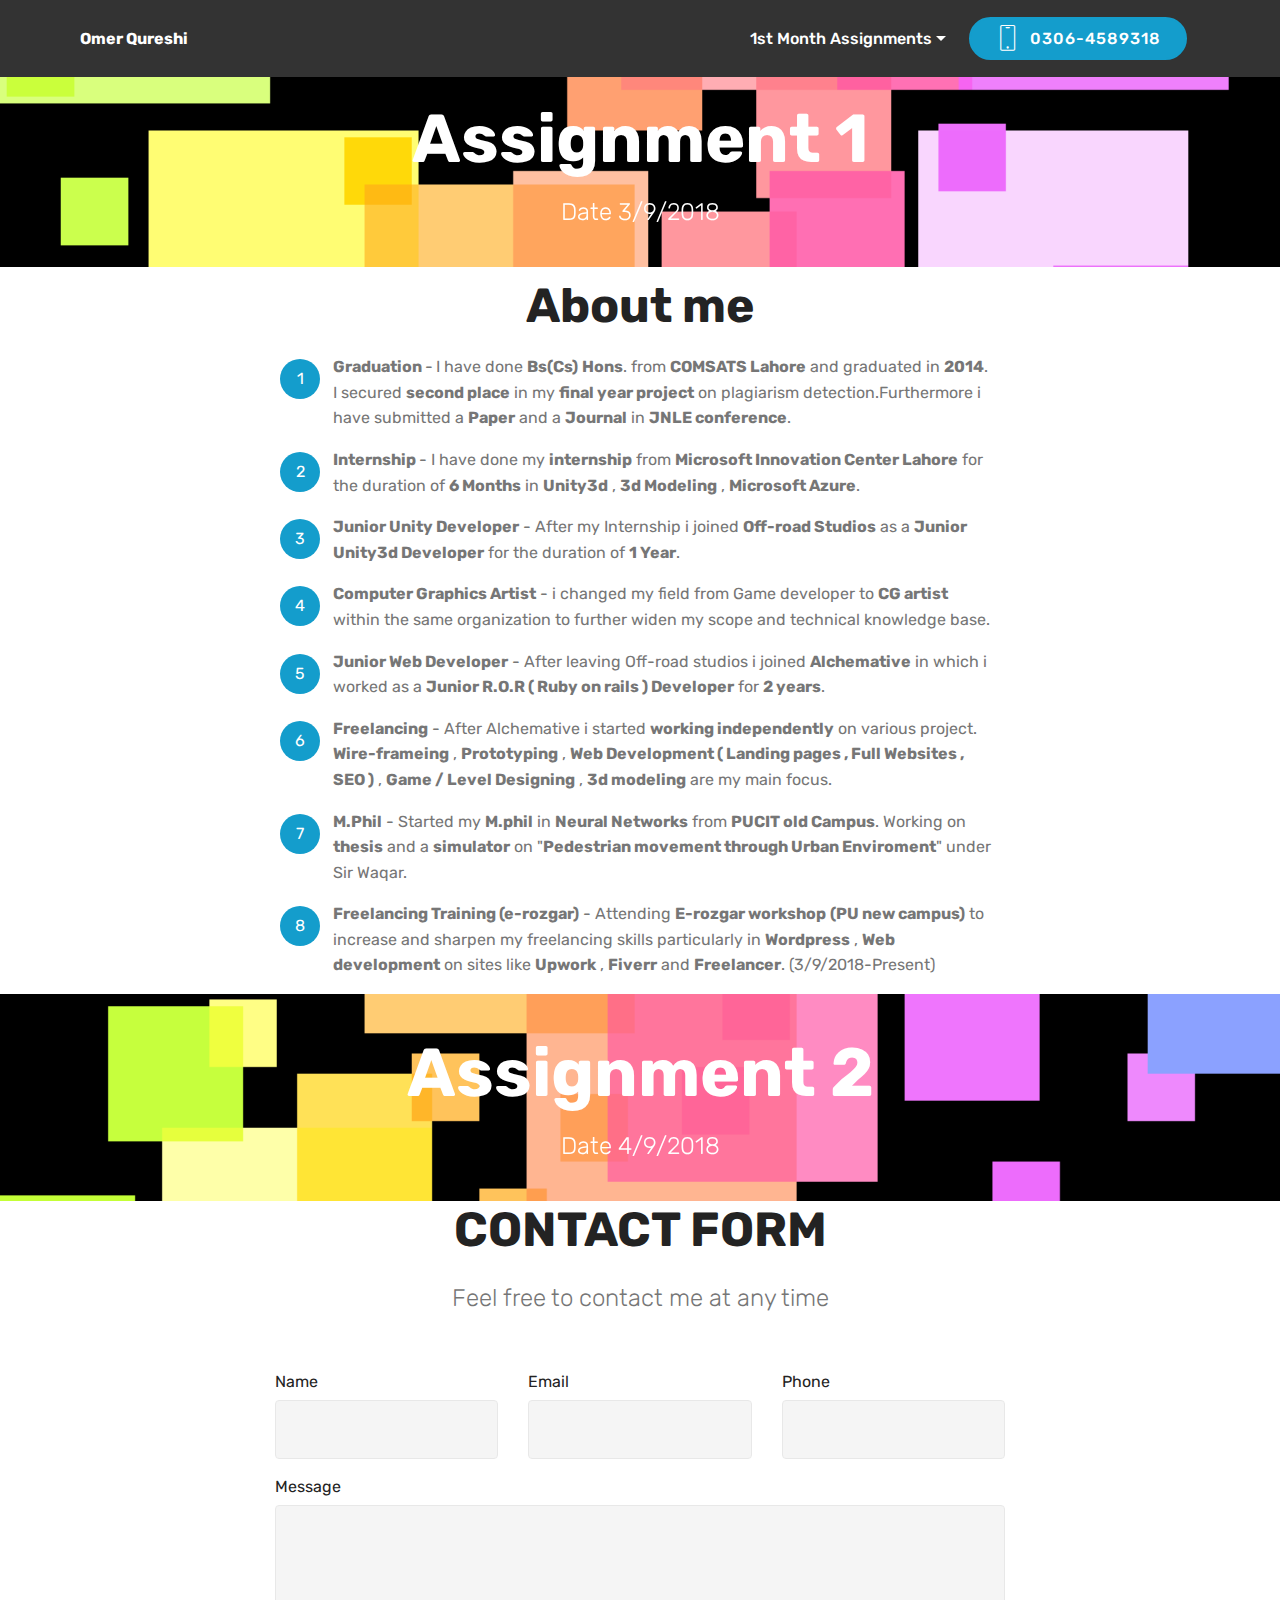
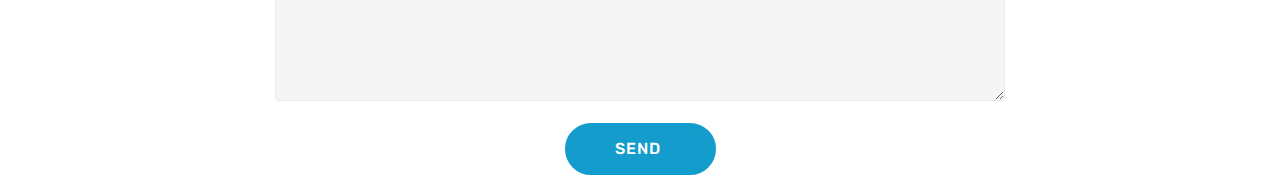
<file: assignment 2/index.html>
<!DOCTYPE html>
<html >
<head>
  <!-- Site made with Mobirise Website Builder v4.8.1, https://mobirise.com -->
  <meta charset="UTF-8">
  <meta http-equiv="X-UA-Compatible" content="IE=edge">
  <meta name="generator" content="Mobirise v4.8.1, mobirise.com">
  <meta name="viewport" content="width=device-width, initial-scale=1, minimum-scale=1">
  <link rel="shortcut icon" href="assets/images/hexagon-pattern-field-black-outline-vector-4100439-122x137.jpg" type="image/x-icon">
  <meta name="description" content="">
  <title>Home</title>
  <link rel="stylesheet" href="assets/web/assets/mobirise-icons/mobirise-icons.css">
  <link rel="stylesheet" href="assets/tether/tether.min.css">
  <link rel="stylesheet" href="assets/bootstrap/css/bootstrap.min.css">
  <link rel="stylesheet" href="assets/bootstrap/css/bootstrap-grid.min.css">
  <link rel="stylesheet" href="assets/bootstrap/css/bootstrap-reboot.min.css">
  <link rel="stylesheet" href="assets/dropdown/css/style.css">
  <link rel="stylesheet" href="assets/theme/css/style.css">
  <link rel="stylesheet" href="assets/mobirise/css/mbr-additional.css" type="text/css">
  
  
  
</head>
<body>
  <section class="menu cid-r2GbliqAGB" once="menu" id="menu1-0">

    

    <nav class="navbar navbar-expand beta-menu navbar-dropdown align-items-center navbar-fixed-top navbar-toggleable-sm">
        <button class="navbar-toggler navbar-toggler-right" type="button" data-toggle="collapse" data-target="#navbarSupportedContent" aria-controls="navbarSupportedContent" aria-expanded="false" aria-label="Toggle navigation">
            <div class="hamburger">
                <span></span>
                <span></span>
                <span></span>
                <span></span>
            </div>
        </button>
        <div class="menu-logo">
            <div class="navbar-brand">
                
                <span class="navbar-caption-wrap"><a class="navbar-caption text-white display-4" href="#top">Omer Qureshi</a></span>
            </div>
        </div>
        <div class="collapse navbar-collapse" id="navbarSupportedContent">
            <ul class="navbar-nav nav-dropdown" data-app-modern-menu="true"><li class="nav-item dropdown open">
                    <a class="nav-link link text-white dropdown-toggle display-4" href="https://mobirise.com" data-toggle="dropdown-submenu" aria-expanded="true">1st Month Assignments</a><div class="dropdown-menu"><a class="text-white dropdown-item display-4" href="index.html#content5-1">Assignment 1 ( About me )</a><a class="text-white dropdown-item display-4" href="index.html#content5-6">Assignment 2 ( Contact Me )</a></div>
                </li></ul>
            <div class="navbar-buttons mbr-section-btn"><a class="btn btn-sm btn-primary display-4" href="#top"><span class="mbri-mobile mbr-iconfont mbr-iconfont-btn"></span>
                    
                    0306-4589318</a></div>
        </div>
    </nav>
</section>

<section class="engine"><a href="https://mobiri.se/p">website templates free download</a></section><section class="mbr-section content5 cid-r2Gdj73mv2 mbr-parallax-background" id="content5-1">

    

    

    <div class="container">
        <div class="media-container-row">
            <div class="title col-12 col-md-8">
                <h2 class="align-center mbr-bold mbr-white pb-3 mbr-fonts-style display-1">Assignment 1</h2>
                <h3 class="mbr-section-subtitle align-center mbr-light mbr-white pb-3 mbr-fonts-style display-5">Date 3/9/2018</h3>
                
                
            </div>
        </div>
    </div>
</section>

<section class="mbr-section content4 cid-r2GeiyFrZS" id="content4-3">

    

    <div class="container">
        <div class="media-container-row">
            <div class="title col-12 col-md-8">
                <h2 class="align-center pb-3 mbr-fonts-style display-2"><strong>About me</strong></h2>
                
                
            </div>
        </div>
    </div>
</section>

<section class="mbr-section article content11 cid-r2GeCpSFC6" id="content11-5">
     

    <div class="container">
        <div class="media-container-row">
            <div class="mbr-text counter-container col-12 col-md-8 mbr-fonts-style display-7">
                <ol>
                    <li><strong>Graduation </strong>-<strong> </strong>I have done <strong>Bs(Cs)</strong> <strong>Hons</strong>. from <strong>COMSATS Lahore</strong> and graduated in <strong>2014</strong>. I secured <strong>second place</strong> in my <strong>final year project</strong> on plagiarism detection.Furthermore i have submitted a <strong>Paper</strong> and a <strong>Journal</strong> in <strong>JNLE conference</strong>.</li><li><strong>Internship </strong>- I have done my <strong>internship</strong> from <strong>Microsoft Innovation Center Lahore</strong> for the duration of <strong>6 Months</strong> in <strong>Unity3d</strong> , <strong>3d Modeling</strong> , <strong>Microsoft Azure</strong>.</li><li><strong>Junior Unity Developer</strong> - After my Internship i joined <strong>Off-road Studios</strong> as a <strong>Junior Unity3d Developer</strong> for the duration of <strong>1 Year</strong>.</li><li><strong>Computer Graphics Artist</strong> - i changed my field from Game developer to <strong>CG artist</strong> within the same organization to further widen my scope and technical knowledge base.</li><li><strong>Junior Web Developer</strong> - After leaving Off-road studios i joined <strong>Alchemative</strong> in which i worked as a <strong>Junior R.O.R ( Ruby on rails ) Developer</strong> for <strong>2 years</strong>.</li><li><strong>Freelancing</strong> - After Alchemative i started <strong>working independently</strong> on various project. <strong>Wire-frameing</strong> , <strong>Prototyping</strong> , <strong>Web Development ( Landing pages , Full Websites , SEO )</strong> , <strong>Game / Level Designing</strong> , <strong>3d modeling</strong> are my main focus.</li><li><strong>M.Phil</strong> - Started my <strong>M.phil</strong> in <strong>Neural Networks</strong> from <strong>PUCIT old Campus</strong>. Working on <strong>thesis</strong> and a <strong>simulator</strong> on "<strong>Pedestrian movement through Urban Enviroment</strong>" under Sir Waqar.</li><li><strong>Freelancing Training (e-rozgar)</strong> - Attending <strong>E-rozgar workshop</strong> <strong>(PU new campus)</strong> to increase and sharpen my freelancing skills particularly in <strong>Wordpress</strong> , <strong>Web development</strong> on sites like <strong>Upwork</strong> , <strong>Fiverr</strong> and <strong>Freelancer</strong>. (3/9/2018-Present)</li>
                </ol>
            </div>
        </div>
    </div>
</section>

<section class="mbr-section content5 cid-r2Gjq8g72s mbr-parallax-background" id="content5-6">

    

    

    <div class="container">
        <div class="media-container-row">
            <div class="title col-12 col-md-8">
                <h2 class="align-center mbr-bold mbr-white pb-3 mbr-fonts-style display-1">Assignment 2</h2>
                <h3 class="mbr-section-subtitle align-center mbr-light mbr-white pb-3 mbr-fonts-style display-5">Date 4/9/2018</h3>
                
                
            </div>
        </div>
    </div>
</section>

<section class="mbr-section form1 cid-r2Gk9d3mrM" id="form1-7">

    

    
    <div class="container">
        <div class="row justify-content-center">
            <div class="title col-12 col-lg-8">
                <h2 class="mbr-section-title align-center pb-3 mbr-fonts-style display-2"><strong>
                    CONTACT FORM
                </strong></h2>
                <h3 class="mbr-section-subtitle align-center mbr-light pb-3 mbr-fonts-style display-5">
                    Feel free to contact me at any time</h3>
            </div>
        </div>
    </div>
    <div class="container">
        <div class="row justify-content-center">
            <div class="media-container-column col-lg-8" data-form-type="formoid">
                    <div data-form-alert="" hidden="">
                        Thanks for filling out the form!
                    </div>
            
                    <form class="mbr-form" action="https://mobirise.com/" method="post" data-form-title="Mobirise Form"><input type="hidden" name="email" data-form-email="true" value="AsA2rrovHBy25inCP4Q9p2zgRPLjBJGhLzhxtZNk6Jub6P0peUXlxMwxvpW/B1bn9vfyNUU3Pl7AIJLdwnORhS5V5+fH+QOUp+umFUDYs92IWeIV7Xl9aNpvbbUAHx8C" data-form-field="Email">
                        <div class="row row-sm-offset">
                            <div class="col-md-4 multi-horizontal" data-for="name">
                                <div class="form-group">
                                    <label class="form-control-label mbr-fonts-style display-7" for="name-form1-7">Name</label>
                                    <input type="text" class="form-control" name="name" data-form-field="Name" required="" id="name-form1-7">
                                </div>
                            </div>
                            <div class="col-md-4 multi-horizontal" data-for="email">
                                <div class="form-group">
                                    <label class="form-control-label mbr-fonts-style display-7" for="email-form1-7">Email</label>
                                    <input type="email" class="form-control" name="email" data-form-field="Email" required="" id="email-form1-7">
                                </div>
                            </div>
                            <div class="col-md-4 multi-horizontal" data-for="phone">
                                <div class="form-group">
                                    <label class="form-control-label mbr-fonts-style display-7" for="phone-form1-7">Phone</label>
                                    <input type="tel" class="form-control" name="phone" data-form-field="Phone" id="phone-form1-7">
                                </div>
                            </div>
                        </div>
                        <div class="form-group" data-for="message">
                            <label class="form-control-label mbr-fonts-style display-7" for="message-form1-7">Message</label>
                            <textarea type="text" class="form-control" name="message" rows="7" data-form-field="Message" id="message-form1-7"></textarea>
                        </div>
            
                        <span class="input-group-btn"><button href="" type="submit" class="btn btn-primary btn-form display-4">SEND&nbsp;</button></span>
                    </form>
            </div>
        </div>
    </div>
</section>


  <script src="assets/web/assets/jquery/jquery.min.js"></script>
  <script src="assets/popper/popper.min.js"></script>
  <script src="assets/tether/tether.min.js"></script>
  <script src="assets/bootstrap/js/bootstrap.min.js"></script>
  <script src="assets/smoothscroll/smooth-scroll.js"></script>
  <script src="assets/dropdown/js/script.min.js"></script>
  <script src="assets/touchswipe/jquery.touch-swipe.min.js"></script>
  <script src="assets/parallax/jarallax.min.js"></script>
  <script src="assets/theme/js/script.js"></script>
  <script src="assets/formoid/formoid.min.js"></script>
  
  
</body>
</html>
</file>
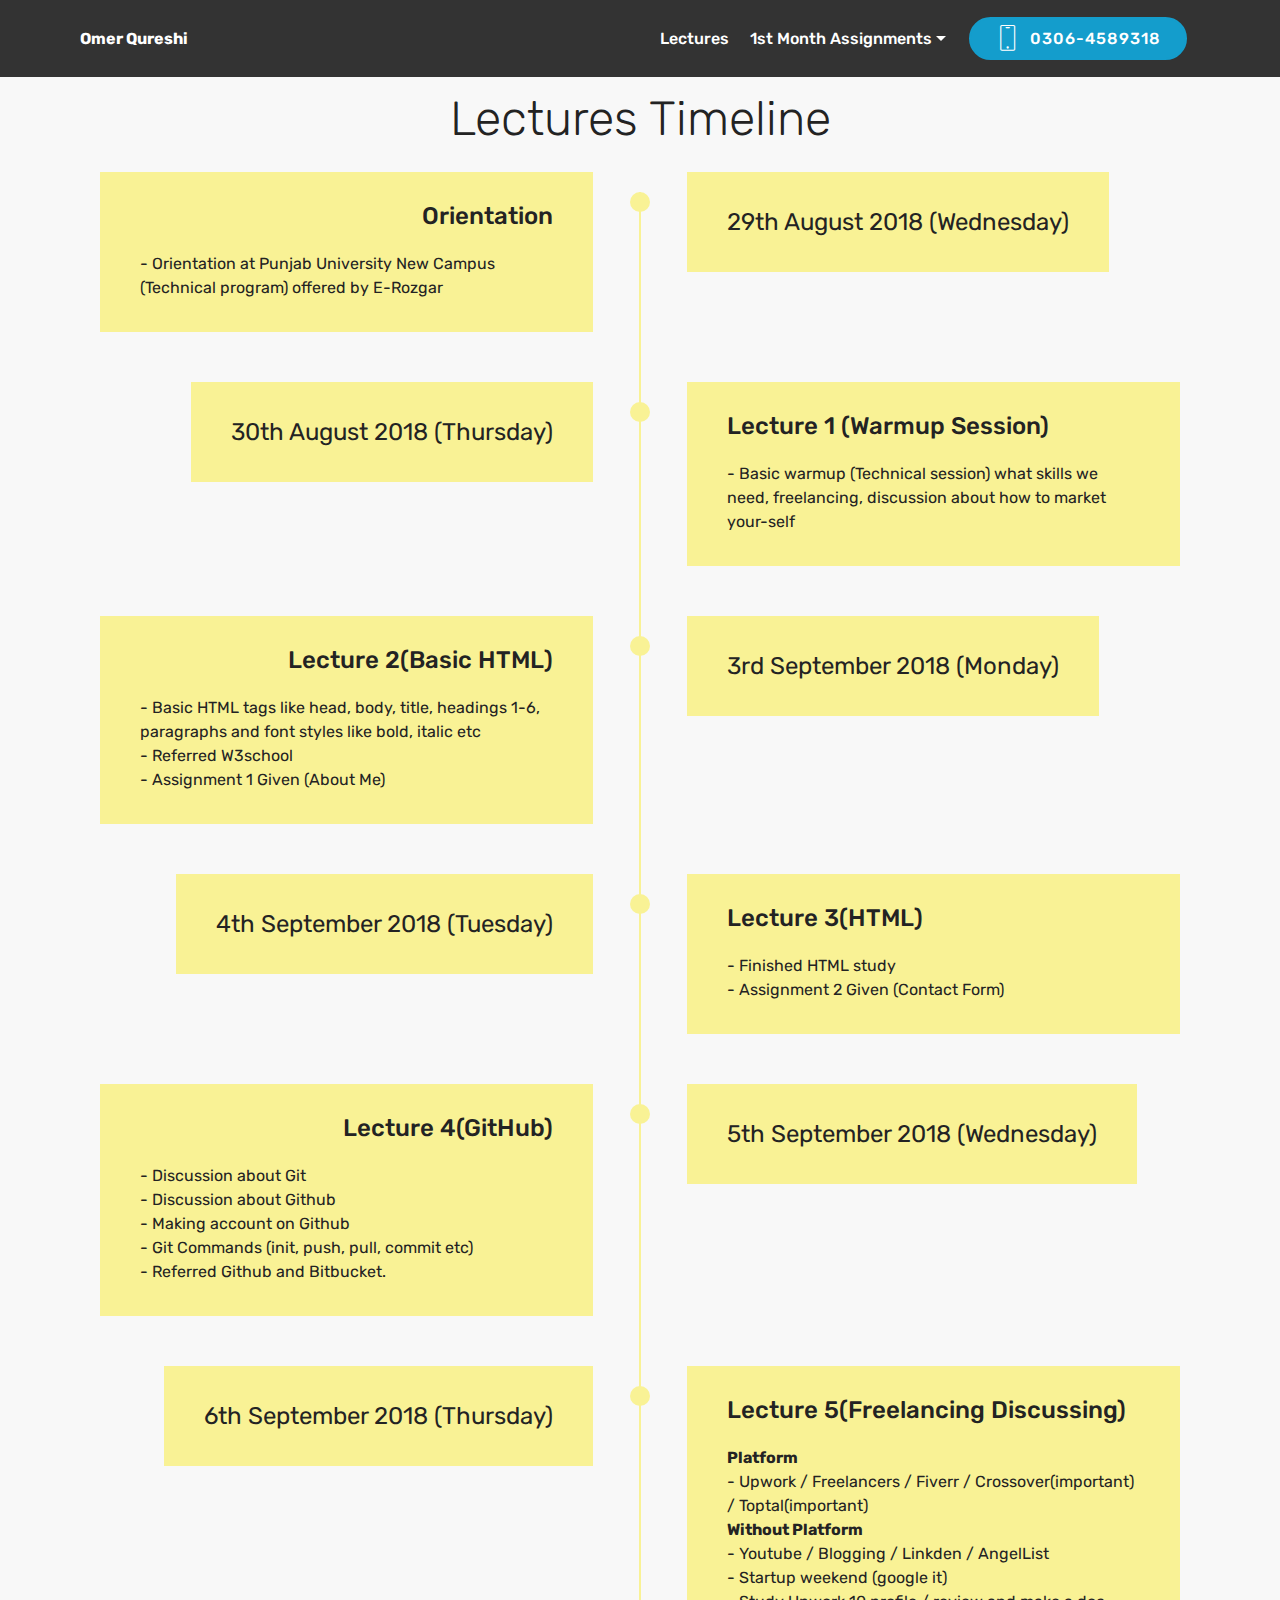
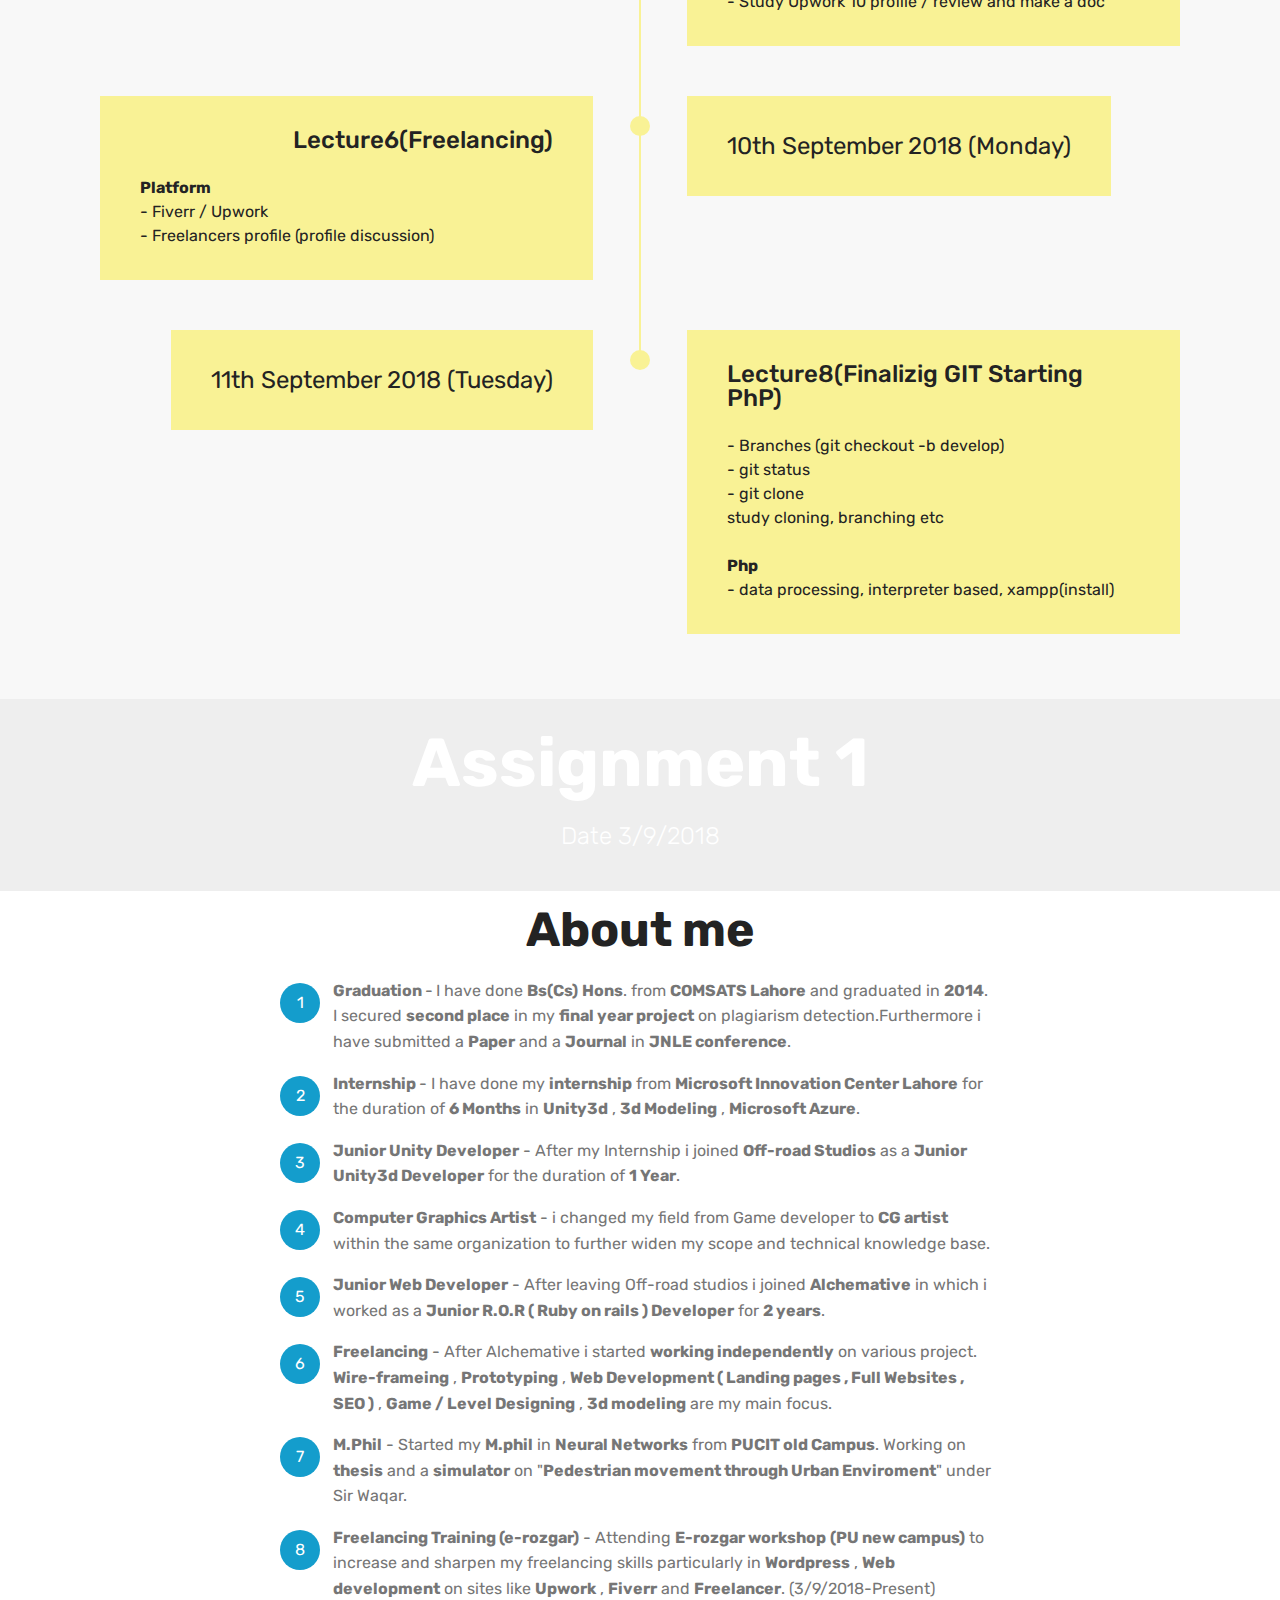
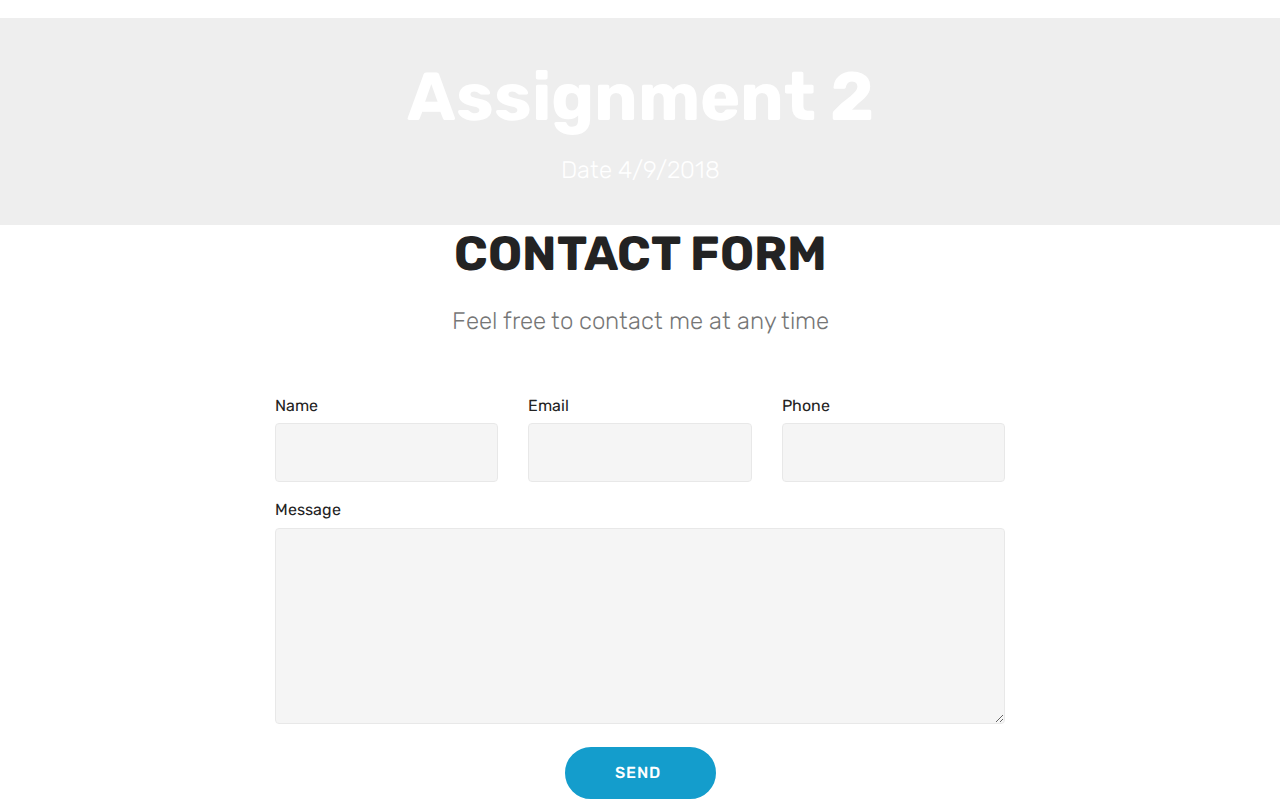
<file: full site 11-9-2018/index.html>
<!DOCTYPE html>
<html >
<head>
  <!-- Site made with Mobirise Website Builder v4.8.1, https://mobirise.com -->
  <meta charset="UTF-8">
  <meta http-equiv="X-UA-Compatible" content="IE=edge">
  <meta name="generator" content="Mobirise v4.8.1, mobirise.com">
  <meta name="viewport" content="width=device-width, initial-scale=1, minimum-scale=1">
  <link rel="shortcut icon" href="assets/images/hexagon-pattern-field-black-outline-vector-4100439-122x137.jpg" type="image/x-icon">
  <meta name="description" content="">
  <title>Home</title>
  <link rel="stylesheet" href="assets/web/assets/mobirise-icons/mobirise-icons.css">
  <link rel="stylesheet" href="assets/tether/tether.min.css">
  <link rel="stylesheet" href="assets/bootstrap/css/bootstrap.min.css">
  <link rel="stylesheet" href="assets/bootstrap/css/bootstrap-grid.min.css">
  <link rel="stylesheet" href="assets/bootstrap/css/bootstrap-reboot.min.css">
  <link rel="stylesheet" href="assets/dropdown/css/style.css">
  <link rel="stylesheet" href="assets/theme/css/style.css">
  <link rel="stylesheet" href="assets/mobirise/css/mbr-additional.css" type="text/css">
  
  
  
</head>
<body>
  <section class="menu cid-r2GbliqAGB" once="menu" id="menu1-0">

    

    <nav class="navbar navbar-expand beta-menu navbar-dropdown align-items-center navbar-fixed-top navbar-toggleable-sm">
        <button class="navbar-toggler navbar-toggler-right" type="button" data-toggle="collapse" data-target="#navbarSupportedContent" aria-controls="navbarSupportedContent" aria-expanded="false" aria-label="Toggle navigation">
            <div class="hamburger">
                <span></span>
                <span></span>
                <span></span>
                <span></span>
            </div>
        </button>
        <div class="menu-logo">
            <div class="navbar-brand">
                
                <span class="navbar-caption-wrap"><a class="navbar-caption text-white display-4" href="#top">Omer Qureshi</a></span>
            </div>
        </div>
        <div class="collapse navbar-collapse" id="navbarSupportedContent">
            <ul class="navbar-nav nav-dropdown" data-app-modern-menu="true"><li class="nav-item"><a class="nav-link link text-white display-4" href="index.html#timeline1-a" aria-expanded="false">Lectures<br></a></li><li class="nav-item dropdown">
                    <a class="nav-link link text-white dropdown-toggle display-4" href="https://mobirise.com" data-toggle="dropdown-submenu" aria-expanded="false">1st Month Assignments</a><div class="dropdown-menu"><a class="text-white dropdown-item display-4" href="index.html#content5-1">Assignment 1 ( About me )</a><a class="text-white dropdown-item display-4" href="index.html#content5-6">Assignment 2 ( Contact Me )</a></div>
                </li></ul>
            <div class="navbar-buttons mbr-section-btn"><a class="btn btn-sm btn-primary display-4" href="#top"><span class="mbri-mobile mbr-iconfont mbr-iconfont-btn"></span>
                    
                    0306-4589318</a></div>
        </div>
    </nav>
</section>

<section class="engine"><a href="https://mobiri.se/k">develop free website</a></section><section class="timeline1 cid-r2LWowlABg" id="timeline1-a">

    

    

    <div class="container align-center">
        <h2 class="mbr-section-title pb-3 mbr-fonts-style display-2">Lectures Timeline</h2>
        

        <div class="container timelines-container" mbri-timelines="">
            <div class="row timeline-element reverse separline">      
                 <div class="timeline-date-panel col-xs-12 col-md-6  align-left">         
                    <div class="time-line-date-content">
                        <p class="mbr-timeline-date mbr-fonts-style display-5">29th August 2018 (Wednesday)<br></p>
                    </div>
                </div>
           <span class="iconBackground"></span>
            <div class="col-xs-12 col-md-6 align-right">
                <div class="timeline-text-content">
                    <h4 class="mbr-timeline-title pb-3 mbr-fonts-style display-5">Orientation</h4>
                    <p class="mbr-timeline-text mbr-fonts-style display-7">- Orientation at Punjab University New Campus (Technical program) offered by E-Rozgar</p>
                 </div>
            </div>
            </div>

            <div class="row timeline-element  separline">
                <div class="timeline-date-panel col-xs-12 col-md-6 align-right">
                    <div class="time-line-date-content">
                        <p class="mbr-timeline-date mbr-fonts-style display-5">
                            30th August 2018 (Thursday)<br></p>
                    </div>
                </div>
                <span class="iconBackground"></span>
                <div class="col-xs-12 col-md-6 align-left ">
                    <div class="timeline-text-content">
                        <h4 class="mbr-timeline-title pb-3 mbr-fonts-style display-5">Lecture 1 (Warmup Session)</h4>
                        <p class="mbr-timeline-text mbr-fonts-style display-7">- Basic warmup (Technical session) what skills we need, freelancing, discussion about how to market your-self&nbsp;</p>
                    </div>
                </div>
            </div> 


            <div class="row timeline-element reverse separline">
                <div class="timeline-date-panel col-xs-12 col-md-6  align-left">
                    <div class="time-line-date-content">
                        <p class="mbr-timeline-date mbr-fonts-style display-5">
                            3rd September 2018 (Monday)<br></p>
                    </div>
                </div>
                <span class="iconBackground"></span>
                <div class="col-xs-12 col-md-6 align-right">
                    <div class="timeline-text-content">
                        <h4 class="mbr-timeline-title pb-3 mbr-fonts-style display-5">Lecture 2(Basic HTML)</h4>      
                        <p class="mbr-timeline-text mbr-fonts-style display-7">- Basic HTML tags like head, body, title, headings 1-6, &nbsp; paragraphs and font styles like bold, italic etc<br>- Referred W3school<br>- Assignment 1 Given (About Me)</p>
                    </div>
                </div>
            </div>

            <div class="row timeline-element  separline">
                <div class="timeline-date-panel col-xs-12 col-md-6 align-right">
                    <div class="time-line-date-content">
                        <p class="mbr-timeline-date mbr-fonts-style display-5">
                            4th September 2018 (Tuesday)</p>
                    </div>
                </div>
                <span class="iconBackground"></span>
                <div class="col-xs-12 col-md-6 align-left ">
                    <div class="timeline-text-content">
                        <h4 class="mbr-timeline-title pb-3 mbr-fonts-style display-5">
                            Lecture 3(HTML)</h4>
                        <p class="mbr-timeline-text mbr-fonts-style display-7">- Finished HTML study<br>- Assignment 2 Given (Contact Form)</p>
                    </div>
                </div>
            </div>


            <div class="row timeline-element reverse separline">
                <div class="timeline-date-panel col-xs-12 col-md-6  align-left">
                    <div class="time-line-date-content">
                        <p class="mbr-timeline-date mbr-fonts-style display-5">5th September 2018 (Wednesday)</p>
                    </div>
                </div>
                <span class="iconBackground"></span>
                <div class="col-xs-12 col-md-6 align-right">
                    <div class="timeline-text-content">
                        <h4 class="mbr-timeline-title pb-3 mbr-fonts-style display-5">
                            Lecture 4(GitHub)</h4>
                        <p class="mbr-timeline-text mbr-fonts-style display-7">- Discussion about Git<br>- Discussion about Github<br>- Making account on Github&nbsp;<br>- Git Commands (init, push, pull, commit etc)<br>- Referred Github and Bitbucket.</p>
                    </div>
                </div>
            </div>


            <div class="row timeline-element separline">
                <div class="timeline-date-panel col-xs-12 col-md-6 align-right">
                    <div class="time-line-date-content">
                       <p class="mbr-timeline-date mbr-fonts-style display-5">
                            6th September 2018 (Thursday)</p>
                    </div>
                </div>
                <span class="iconBackground"></span>
                <div class="col-xs-12 col-md-6 align-left ">
                    <div class="timeline-text-content">
                        <h4 class="mbr-timeline-title pb-3 mbr-fonts-style display-5">Lecture 5(Freelancing Discussing)</h4>
                        <p class="mbr-timeline-text mbr-fonts-style display-7"><strong>Platform</strong><br>- Upwork / Freelancers / Fiverr / Crossover(important) / Toptal(important)<strong><br></strong><strong>Without Platform</strong><br>- Youtube / Blogging / Linkden / AngelList<br>- Startup weekend (google it)<br>- Study Upwork 10 profile / review and make a doc<br></p>
                    </div>
                </div>
            </div>

            <div class="row timeline-element reverse separline">
                <div class="timeline-date-panel col-xs-12 col-md-6  align-left">
                    <div class="time-line-date-content">
                        <p class="mbr-timeline-date mbr-fonts-style display-5">
                           10th September 2018 (Monday)</p>
                    </div>
                </div>
                <span class="iconBackground"></span>
                <div class="col-xs-12 col-md-6 align-right">
                    <div class="timeline-text-content">
                        <h4 class="mbr-timeline-title pb-3 mbr-fonts-style display-5">
                            Lecture6(Freelancing)</h4>
                        <p class="mbr-timeline-text mbr-fonts-style display-7"><strong>Platform</strong><br>- Fiverr / Upwork<br>- Freelancers profile (profile discussion)<br></p>
                    </div>
                </div>
            </div>

            <div class="row timeline-element">
                <div class="timeline-date-panel col-xs-12 col-md-6 align-right">
                    <div class="time-line-date-content">
                        <p class="mbr-timeline-date mbr-fonts-style display-5">11th September 2018 (Tuesday)</p>
                    </div>
                </div>
                <span class="iconBackground"></span>
                <div class="col-xs-12 col-md-6 align-left ">
                    <div class="timeline-text-content">
                        <h4 class="mbr-timeline-title pb-3 mbr-fonts-style display-5">
                            Lecture8(Finalizig GIT Starting PhP)</h4>
                        <p class="mbr-timeline-text mbr-fonts-style display-7">- Branches (git checkout -b develop)<br>- git status<br>- git clone<br>study cloning, branching etc<br><br><strong>Php</strong><br>- data processing, interpreter based, xampp(install)&nbsp;</p>
                    </div>
                </div>
            </div>

            

            

            

            
        </div>
    </div>
</section>

<section class="mbr-section content5 cid-r2Gdj73mv2 mbr-parallax-background" id="content5-1">

    

    

    <div class="container">
        <div class="media-container-row">
            <div class="title col-12 col-md-8">
                <h2 class="align-center mbr-bold mbr-white pb-3 mbr-fonts-style display-1">Assignment 1</h2>
                <h3 class="mbr-section-subtitle align-center mbr-light mbr-white pb-3 mbr-fonts-style display-5">Date 3/9/2018</h3>
                
                
            </div>
        </div>
    </div>
</section>

<section class="mbr-section content4 cid-r2GeiyFrZS" id="content4-3">

    

    <div class="container">
        <div class="media-container-row">
            <div class="title col-12 col-md-8">
                <h2 class="align-center pb-3 mbr-fonts-style display-2"><strong>About me</strong></h2>
                
                
            </div>
        </div>
    </div>
</section>

<section class="mbr-section article content11 cid-r2GeCpSFC6" id="content11-5">
     

    <div class="container">
        <div class="media-container-row">
            <div class="mbr-text counter-container col-12 col-md-8 mbr-fonts-style display-7">
                <ol>
                    <li><strong>Graduation </strong>-<strong> </strong>I have done <strong>Bs(Cs)</strong> <strong>Hons</strong>. from <strong>COMSATS Lahore</strong> and graduated in <strong>2014</strong>. I secured <strong>second place</strong> in my <strong>final year project</strong> on plagiarism detection.Furthermore i have submitted a <strong>Paper</strong> and a <strong>Journal</strong> in <strong>JNLE conference</strong>.</li><li><strong>Internship </strong>- I have done my <strong>internship</strong> from <strong>Microsoft Innovation Center Lahore</strong> for the duration of <strong>6 Months</strong> in <strong>Unity3d</strong> , <strong>3d Modeling</strong> , <strong>Microsoft Azure</strong>.</li><li><strong>Junior Unity Developer</strong> - After my Internship i joined <strong>Off-road Studios</strong> as a <strong>Junior Unity3d Developer</strong> for the duration of <strong>1 Year</strong>.</li><li><strong>Computer Graphics Artist</strong> - i changed my field from Game developer to <strong>CG artist</strong> within the same organization to further widen my scope and technical knowledge base.</li><li><strong>Junior Web Developer</strong> - After leaving Off-road studios i joined <strong>Alchemative</strong> in which i worked as a <strong>Junior R.O.R ( Ruby on rails ) Developer</strong> for <strong>2 years</strong>.</li><li><strong>Freelancing</strong> - After Alchemative i started <strong>working independently</strong> on various project. <strong>Wire-frameing</strong> , <strong>Prototyping</strong> , <strong>Web Development ( Landing pages , Full Websites , SEO )</strong> , <strong>Game / Level Designing</strong> , <strong>3d modeling</strong> are my main focus.</li><li><strong>M.Phil</strong> - Started my <strong>M.phil</strong> in <strong>Neural Networks</strong> from <strong>PUCIT old Campus</strong>. Working on <strong>thesis</strong> and a <strong>simulator</strong> on "<strong>Pedestrian movement through Urban Enviroment</strong>" under Sir Waqar.</li><li><strong>Freelancing Training (e-rozgar)</strong> - Attending <strong>E-rozgar workshop</strong> <strong>(PU new campus)</strong> to increase and sharpen my freelancing skills particularly in <strong>Wordpress</strong> , <strong>Web development</strong> on sites like <strong>Upwork</strong> , <strong>Fiverr</strong> and <strong>Freelancer</strong>. (3/9/2018-Present)</li>
                </ol>
            </div>
        </div>
    </div>
</section>

<section class="mbr-section content5 cid-r2Gjq8g72s mbr-parallax-background" id="content5-6">

    

    

    <div class="container">
        <div class="media-container-row">
            <div class="title col-12 col-md-8">
                <h2 class="align-center mbr-bold mbr-white pb-3 mbr-fonts-style display-1">Assignment 2</h2>
                <h3 class="mbr-section-subtitle align-center mbr-light mbr-white pb-3 mbr-fonts-style display-5">Date 4/9/2018</h3>
                
                
            </div>
        </div>
    </div>
</section>

<section class="mbr-section form1 cid-r2Gk9d3mrM" id="form1-7">

    

    
    <div class="container">
        <div class="row justify-content-center">
            <div class="title col-12 col-lg-8">
                <h2 class="mbr-section-title align-center pb-3 mbr-fonts-style display-2"><strong>
                    CONTACT FORM
                </strong></h2>
                <h3 class="mbr-section-subtitle align-center mbr-light pb-3 mbr-fonts-style display-5">
                    Feel free to contact me at any time</h3>
            </div>
        </div>
    </div>
    <div class="container">
        <div class="row justify-content-center">
            <div class="media-container-column col-lg-8" data-form-type="formoid">
                    <div data-form-alert="" hidden="">
                        Thanks for filling out the form!
                    </div>
            
                    <form class="mbr-form" action="https://mobirise.com/" method="post" data-form-title="Mobirise Form"><input type="hidden" name="email" data-form-email="true" value="LgmlSTCUiQprDkhxoGetgmvRGHDa6ZXUzLLF1sBG2ZCpd+y3VnjNUr9SpBVDUI5jq07Y3u+UjOm1QS54g3F8ZPuArt4Nw0C2M24NhGvUsGKTi1/0lTlQ8VLCIVBTZxlp" data-form-field="Email">
                        <div class="row row-sm-offset">
                            <div class="col-md-4 multi-horizontal" data-for="name">
                                <div class="form-group">
                                    <label class="form-control-label mbr-fonts-style display-7" for="name-form1-7">Name</label>
                                    <input type="text" class="form-control" name="name" data-form-field="Name" required="" id="name-form1-7">
                                </div>
                            </div>
                            <div class="col-md-4 multi-horizontal" data-for="email">
                                <div class="form-group">
                                    <label class="form-control-label mbr-fonts-style display-7" for="email-form1-7">Email</label>
                                    <input type="email" class="form-control" name="email" data-form-field="Email" required="" id="email-form1-7">
                                </div>
                            </div>
                            <div class="col-md-4 multi-horizontal" data-for="phone">
                                <div class="form-group">
                                    <label class="form-control-label mbr-fonts-style display-7" for="phone-form1-7">Phone</label>
                                    <input type="tel" class="form-control" name="phone" data-form-field="Phone" id="phone-form1-7">
                                </div>
                            </div>
                        </div>
                        <div class="form-group" data-for="message">
                            <label class="form-control-label mbr-fonts-style display-7" for="message-form1-7">Message</label>
                            <textarea type="text" class="form-control" name="message" rows="7" data-form-field="Message" id="message-form1-7"></textarea>
                        </div>
            
                        <span class="input-group-btn"><button href="" type="submit" class="btn btn-primary btn-form display-4">SEND&nbsp;</button></span>
                    </form>
            </div>
        </div>
    </div>
</section>


  <script src="assets/web/assets/jquery/jquery.min.js"></script>
  <script src="assets/popper/popper.min.js"></script>
  <script src="assets/tether/tether.min.js"></script>
  <script src="assets/bootstrap/js/bootstrap.min.js"></script>
  <script src="assets/smoothscroll/smooth-scroll.js"></script>
  <script src="assets/dropdown/js/script.min.js"></script>
  <script src="assets/touchswipe/jquery.touch-swipe.min.js"></script>
  <script src="assets/parallax/jarallax.min.js"></script>
  <script src="assets/theme/js/script.js"></script>
  <script src="assets/formoid/formoid.min.js"></script>
  
  
</body>
</html>
</file>
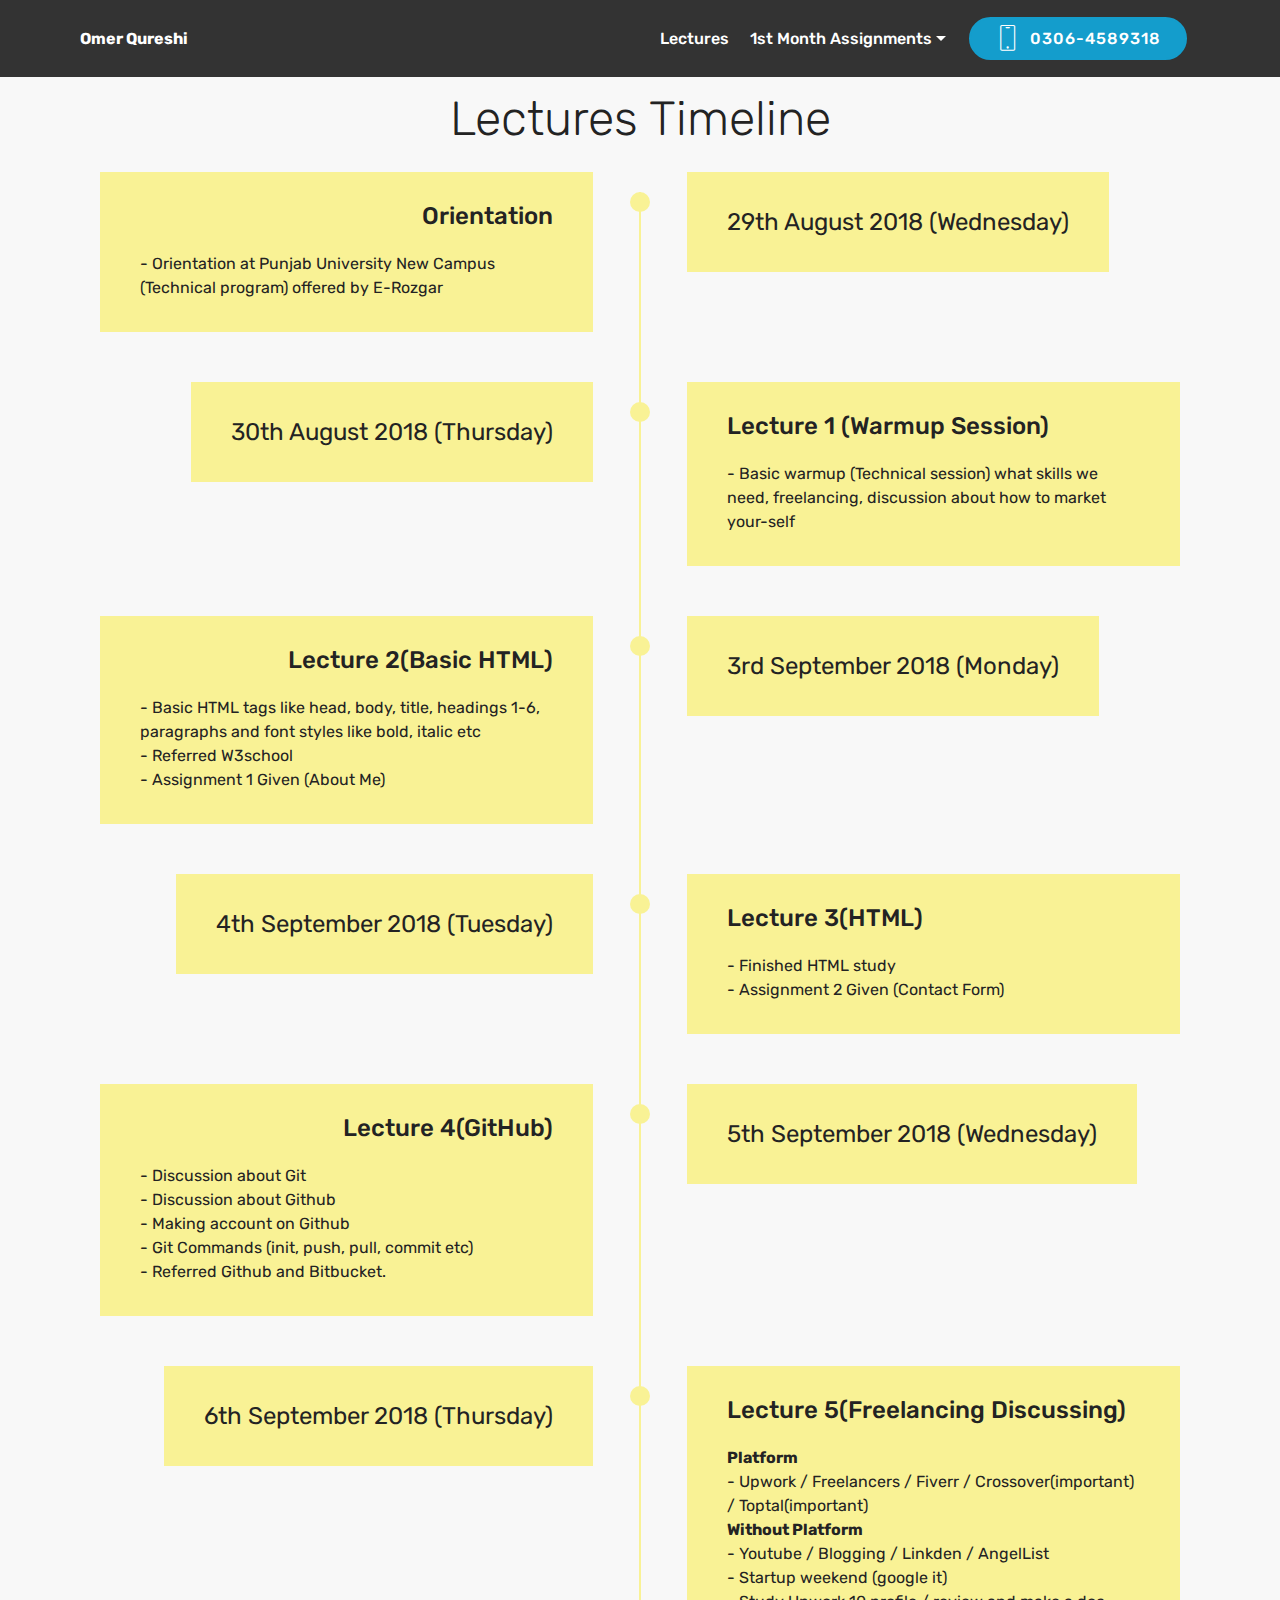
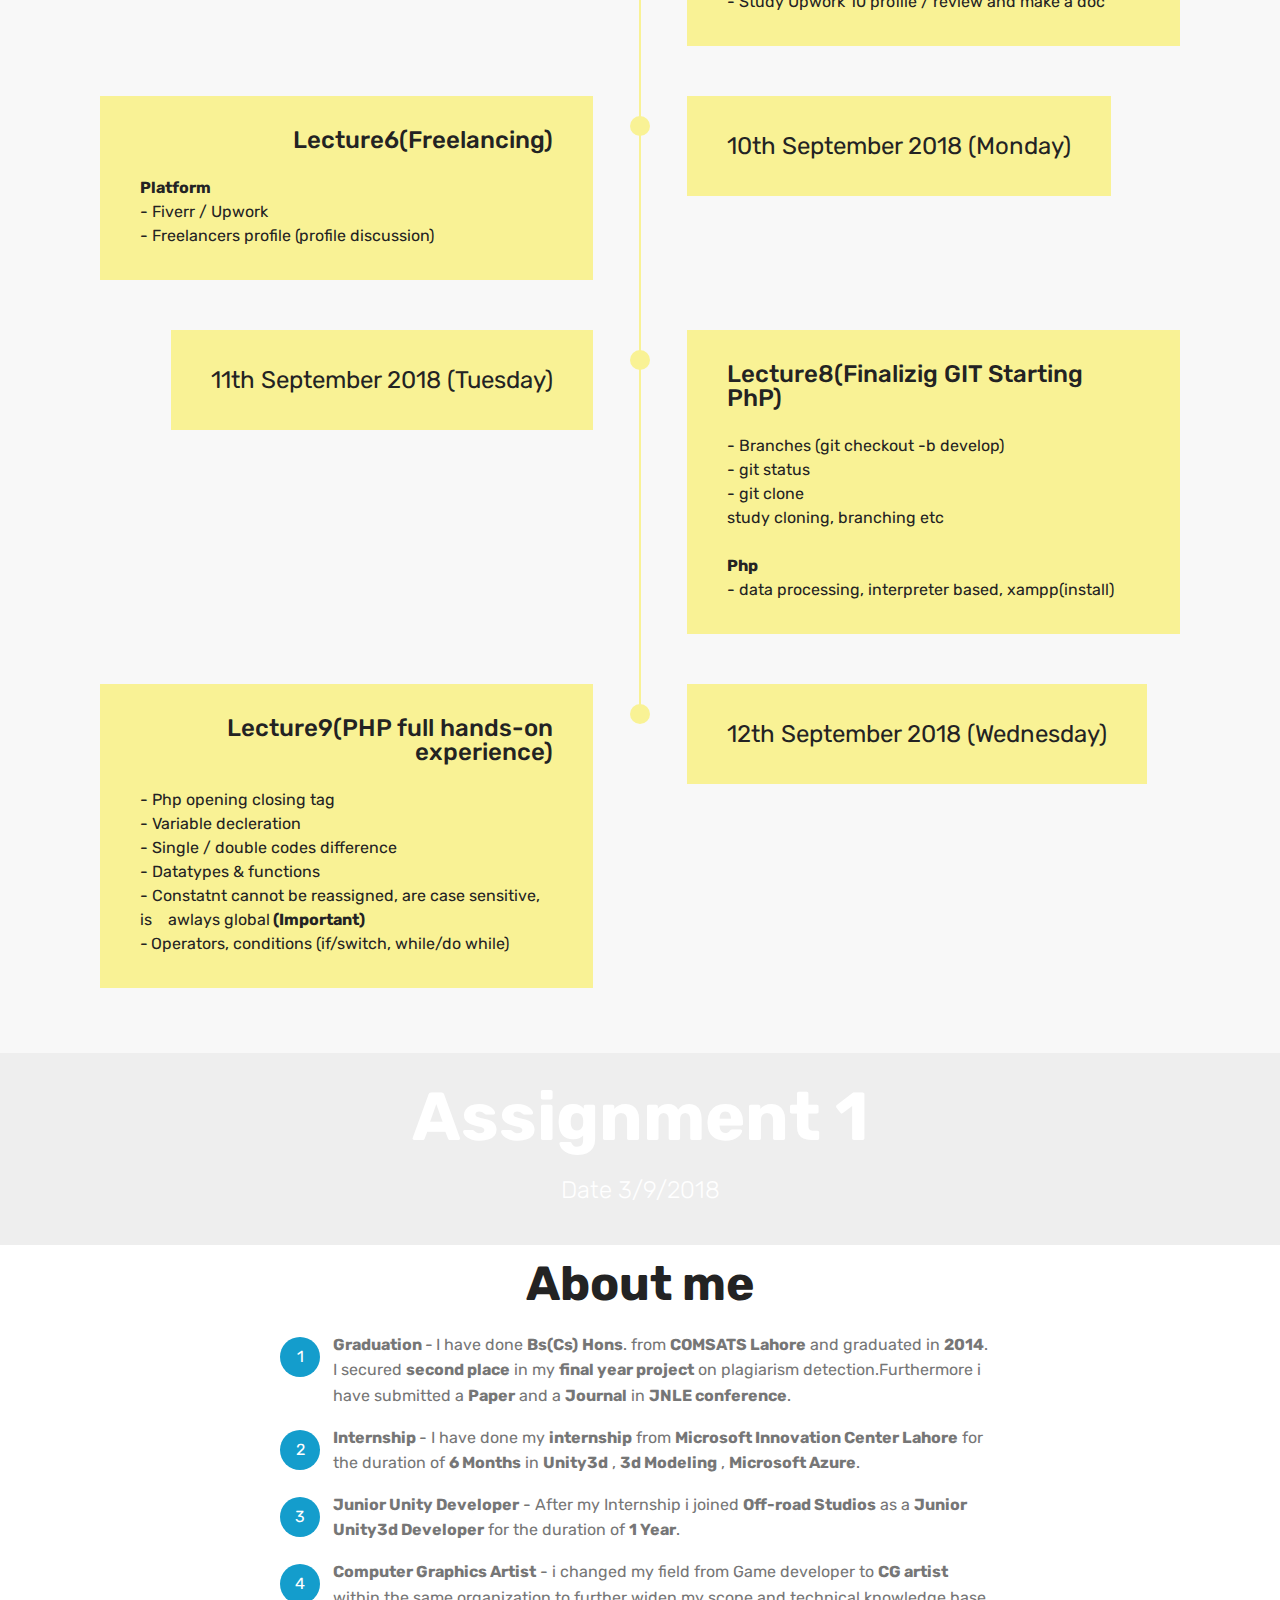
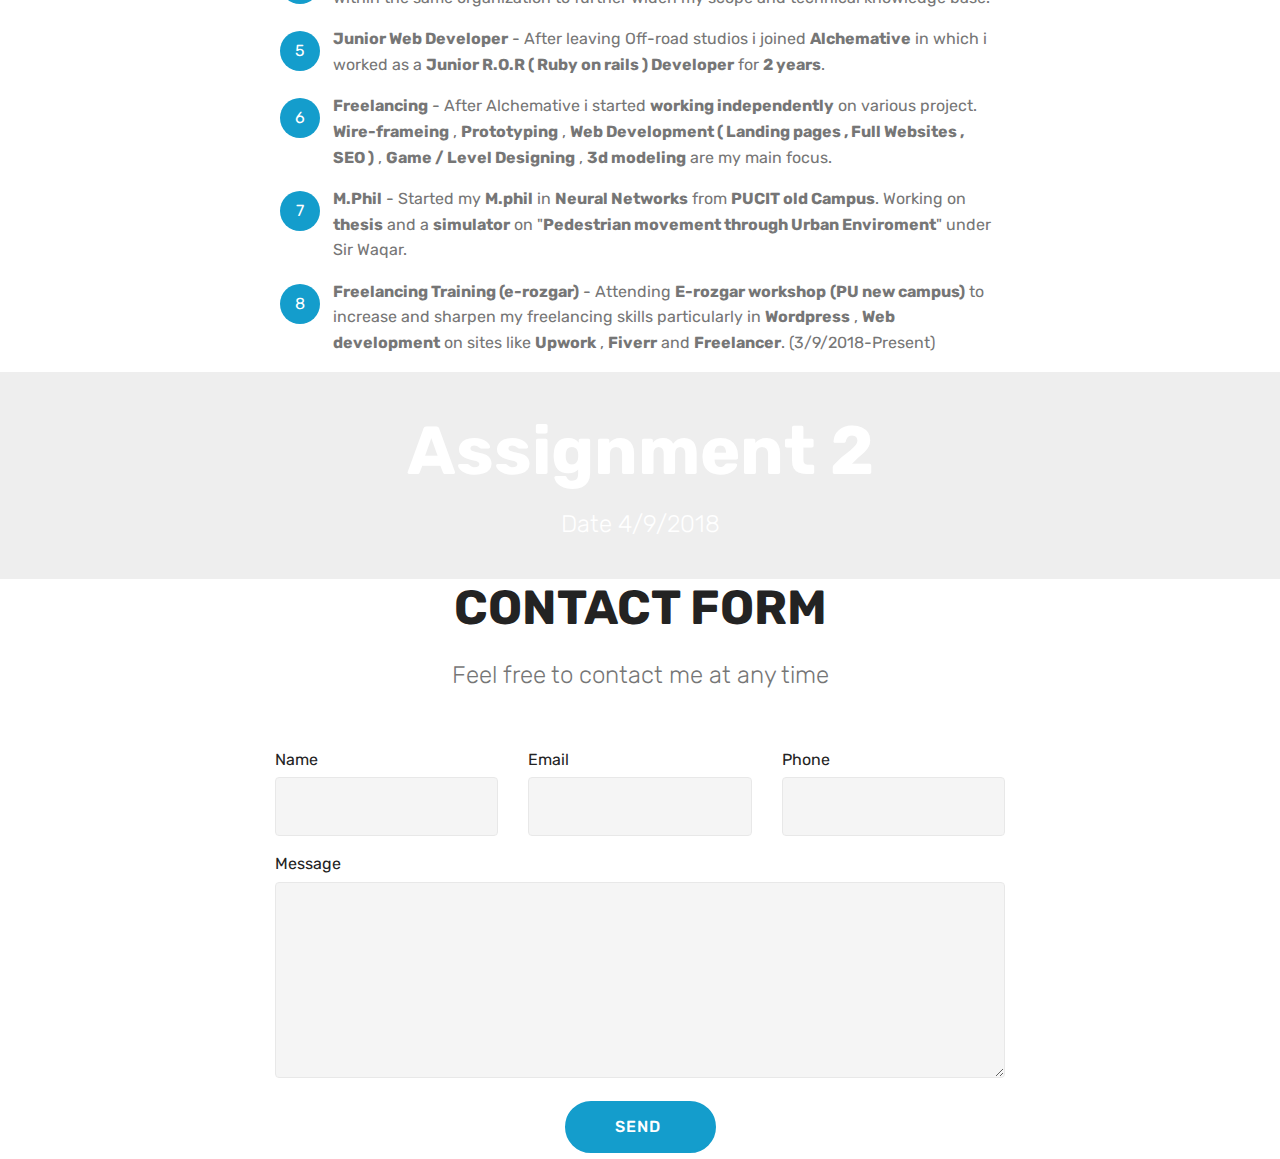
<file: full site 12-9-2018/index.html>
<!DOCTYPE html>
<html >
<head>
  <!-- Site made with Mobirise Website Builder v4.8.1, https://mobirise.com -->
  <meta charset="UTF-8">
  <meta http-equiv="X-UA-Compatible" content="IE=edge">
  <meta name="generator" content="Mobirise v4.8.1, mobirise.com">
  <meta name="viewport" content="width=device-width, initial-scale=1, minimum-scale=1">
  <link rel="shortcut icon" href="assets/images/hexagon-pattern-field-black-outline-vector-4100439-122x137.jpg" type="image/x-icon">
  <meta name="description" content="">
  <title>Home</title>
  <link rel="stylesheet" href="assets/web/assets/mobirise-icons/mobirise-icons.css">
  <link rel="stylesheet" href="assets/tether/tether.min.css">
  <link rel="stylesheet" href="assets/bootstrap/css/bootstrap.min.css">
  <link rel="stylesheet" href="assets/bootstrap/css/bootstrap-grid.min.css">
  <link rel="stylesheet" href="assets/bootstrap/css/bootstrap-reboot.min.css">
  <link rel="stylesheet" href="assets/dropdown/css/style.css">
  <link rel="stylesheet" href="assets/theme/css/style.css">
  <link rel="stylesheet" href="assets/mobirise/css/mbr-additional.css" type="text/css">
  
  
  
</head>
<body>
  <section class="menu cid-r2GbliqAGB" once="menu" id="menu1-0">

    

    <nav class="navbar navbar-expand beta-menu navbar-dropdown align-items-center navbar-fixed-top navbar-toggleable-sm">
        <button class="navbar-toggler navbar-toggler-right" type="button" data-toggle="collapse" data-target="#navbarSupportedContent" aria-controls="navbarSupportedContent" aria-expanded="false" aria-label="Toggle navigation">
            <div class="hamburger">
                <span></span>
                <span></span>
                <span></span>
                <span></span>
            </div>
        </button>
        <div class="menu-logo">
            <div class="navbar-brand">
                
                <span class="navbar-caption-wrap"><a class="navbar-caption text-white display-4" href="#top">Omer Qureshi</a></span>
            </div>
        </div>
        <div class="collapse navbar-collapse" id="navbarSupportedContent">
            <ul class="navbar-nav nav-dropdown" data-app-modern-menu="true"><li class="nav-item"><a class="nav-link link text-white display-4" href="index.html#timeline1-a" aria-expanded="false">Lectures<br></a></li><li class="nav-item dropdown">
                    <a class="nav-link link text-white dropdown-toggle display-4" href="https://mobirise.com" data-toggle="dropdown-submenu" aria-expanded="false">1st Month Assignments</a><div class="dropdown-menu"><a class="text-white dropdown-item display-4" href="index.html#content5-1">Assignment 1 ( About me )</a><a class="text-white dropdown-item display-4" href="index.html#content5-6">Assignment 2 ( Contact Me )</a></div>
                </li></ul>
            <div class="navbar-buttons mbr-section-btn"><a class="btn btn-sm btn-primary display-4" href="#top"><span class="mbri-mobile mbr-iconfont mbr-iconfont-btn"></span>
                    
                    0306-4589318</a></div>
        </div>
    </nav>
</section>

<section class="engine"><a href="https://mobiri.se/f">easy web creator</a></section><section class="timeline1 cid-r2LWowlABg" id="timeline1-a">

    

    

    <div class="container align-center">
        <h2 class="mbr-section-title pb-3 mbr-fonts-style display-2">Lectures Timeline</h2>
        

        <div class="container timelines-container" mbri-timelines="">
            <div class="row timeline-element reverse separline">      
                 <div class="timeline-date-panel col-xs-12 col-md-6  align-left">         
                    <div class="time-line-date-content">
                        <p class="mbr-timeline-date mbr-fonts-style display-5">29th August 2018 (Wednesday)<br></p>
                    </div>
                </div>
           <span class="iconBackground"></span>
            <div class="col-xs-12 col-md-6 align-right">
                <div class="timeline-text-content">
                    <h4 class="mbr-timeline-title pb-3 mbr-fonts-style display-5">Orientation</h4>
                    <p class="mbr-timeline-text mbr-fonts-style display-7">- Orientation at Punjab University New Campus (Technical program) offered by E-Rozgar</p>
                 </div>
            </div>
            </div>

            <div class="row timeline-element  separline">
                <div class="timeline-date-panel col-xs-12 col-md-6 align-right">
                    <div class="time-line-date-content">
                        <p class="mbr-timeline-date mbr-fonts-style display-5">
                            30th August 2018 (Thursday)<br></p>
                    </div>
                </div>
                <span class="iconBackground"></span>
                <div class="col-xs-12 col-md-6 align-left ">
                    <div class="timeline-text-content">
                        <h4 class="mbr-timeline-title pb-3 mbr-fonts-style display-5">Lecture 1 (Warmup Session)</h4>
                        <p class="mbr-timeline-text mbr-fonts-style display-7">- Basic warmup (Technical session) what skills we need, freelancing, discussion about how to market your-self&nbsp;</p>
                    </div>
                </div>
            </div> 


            <div class="row timeline-element reverse separline">
                <div class="timeline-date-panel col-xs-12 col-md-6  align-left">
                    <div class="time-line-date-content">
                        <p class="mbr-timeline-date mbr-fonts-style display-5">
                            3rd September 2018 (Monday)<br></p>
                    </div>
                </div>
                <span class="iconBackground"></span>
                <div class="col-xs-12 col-md-6 align-right">
                    <div class="timeline-text-content">
                        <h4 class="mbr-timeline-title pb-3 mbr-fonts-style display-5">Lecture 2(Basic HTML)</h4>      
                        <p class="mbr-timeline-text mbr-fonts-style display-7">- Basic HTML tags like head, body, title, headings 1-6, &nbsp; paragraphs and font styles like bold, italic etc<br>- Referred W3school<br>- Assignment 1 Given (About Me)</p>
                    </div>
                </div>
            </div>

            <div class="row timeline-element  separline">
                <div class="timeline-date-panel col-xs-12 col-md-6 align-right">
                    <div class="time-line-date-content">
                        <p class="mbr-timeline-date mbr-fonts-style display-5">
                            4th September 2018 (Tuesday)</p>
                    </div>
                </div>
                <span class="iconBackground"></span>
                <div class="col-xs-12 col-md-6 align-left ">
                    <div class="timeline-text-content">
                        <h4 class="mbr-timeline-title pb-3 mbr-fonts-style display-5">
                            Lecture 3(HTML)</h4>
                        <p class="mbr-timeline-text mbr-fonts-style display-7">- Finished HTML study<br>- Assignment 2 Given (Contact Form)</p>
                    </div>
                </div>
            </div>


            <div class="row timeline-element reverse separline">
                <div class="timeline-date-panel col-xs-12 col-md-6  align-left">
                    <div class="time-line-date-content">
                        <p class="mbr-timeline-date mbr-fonts-style display-5">5th September 2018 (Wednesday)</p>
                    </div>
                </div>
                <span class="iconBackground"></span>
                <div class="col-xs-12 col-md-6 align-right">
                    <div class="timeline-text-content">
                        <h4 class="mbr-timeline-title pb-3 mbr-fonts-style display-5">
                            Lecture 4(GitHub)</h4>
                        <p class="mbr-timeline-text mbr-fonts-style display-7">- Discussion about Git<br>- Discussion about Github<br>- Making account on Github&nbsp;<br>- Git Commands (init, push, pull, commit etc)<br>- Referred Github and Bitbucket.</p>
                    </div>
                </div>
            </div>


            <div class="row timeline-element separline">
                <div class="timeline-date-panel col-xs-12 col-md-6 align-right">
                    <div class="time-line-date-content">
                       <p class="mbr-timeline-date mbr-fonts-style display-5">
                            6th September 2018 (Thursday)</p>
                    </div>
                </div>
                <span class="iconBackground"></span>
                <div class="col-xs-12 col-md-6 align-left ">
                    <div class="timeline-text-content">
                        <h4 class="mbr-timeline-title pb-3 mbr-fonts-style display-5">Lecture 5(Freelancing Discussing)</h4>
                        <p class="mbr-timeline-text mbr-fonts-style display-7"><strong>Platform</strong><br>- Upwork / Freelancers / Fiverr / Crossover(important) / Toptal(important)<strong><br></strong><strong>Without Platform</strong><br>- Youtube / Blogging / Linkden / AngelList<br>- Startup weekend (google it)<br>- Study Upwork 10 profile / review and make a doc<br></p>
                    </div>
                </div>
            </div>

            <div class="row timeline-element reverse separline">
                <div class="timeline-date-panel col-xs-12 col-md-6  align-left">
                    <div class="time-line-date-content">
                        <p class="mbr-timeline-date mbr-fonts-style display-5">
                           10th September 2018 (Monday)</p>
                    </div>
                </div>
                <span class="iconBackground"></span>
                <div class="col-xs-12 col-md-6 align-right">
                    <div class="timeline-text-content">
                        <h4 class="mbr-timeline-title pb-3 mbr-fonts-style display-5">
                            Lecture6(Freelancing)</h4>
                        <p class="mbr-timeline-text mbr-fonts-style display-7"><strong>Platform</strong><br>- Fiverr / Upwork<br>- Freelancers profile (profile discussion)<br></p>
                    </div>
                </div>
            </div>

            <div class="row timeline-element separline">
                <div class="timeline-date-panel col-xs-12 col-md-6 align-right">
                    <div class="time-line-date-content">
                        <p class="mbr-timeline-date mbr-fonts-style display-5">11th September 2018 (Tuesday)</p>
                    </div>
                </div>
                <span class="iconBackground"></span>
                <div class="col-xs-12 col-md-6 align-left ">
                    <div class="timeline-text-content">
                        <h4 class="mbr-timeline-title pb-3 mbr-fonts-style display-5">
                            Lecture8(Finalizig GIT Starting PhP)</h4>
                        <p class="mbr-timeline-text mbr-fonts-style display-7">- Branches (git checkout -b develop)<br>- git status<br>- git clone<br>study cloning, branching etc<br><br><strong>Php</strong><br>- data processing, interpreter based, xampp(install)&nbsp;</p>
                    </div>
                </div>
            </div>

            <div class="row timeline-element reverse">
                <div class="timeline-date-panel col-xs-12 col-md-6  align-left">
                    <div class="time-line-date-content">
                        <p class="mbr-timeline-date mbr-fonts-style display-5">12th September 2018 (Wednesday)</p>
                    </div>
                </div>
                <span class="iconBackground"></span>
                <div class="col-xs-12 col-md-6 align-right">
                    <div class="timeline-text-content">
                        <h4 class="mbr-timeline-title pb-3 mbr-fonts-style display-5">Lecture9(PHP full hands-on experience)</h4>

                        <p class="mbr-timeline-text mbr-fonts-style display-7">- Php opening closing tag<br>- Variable decleration<br>- Single / double codes difference<br>- Datatypes &amp; functions&nbsp;<br>- Constatnt cannot be reassigned, are case sensitive, is &nbsp; &nbsp;awlays global<strong>&nbsp;(Important)</strong><br>-<strong> </strong>Operators, conditions (if/switch, while/do while)</p>
                    </div>
                </div>
            </div>

            

            

            
        </div>
    </div>
</section>

<section class="mbr-section content5 cid-r2Gdj73mv2 mbr-parallax-background" id="content5-1">

    

    

    <div class="container">
        <div class="media-container-row">
            <div class="title col-12 col-md-8">
                <h2 class="align-center mbr-bold mbr-white pb-3 mbr-fonts-style display-1">Assignment 1</h2>
                <h3 class="mbr-section-subtitle align-center mbr-light mbr-white pb-3 mbr-fonts-style display-5">Date 3/9/2018</h3>
                
                
            </div>
        </div>
    </div>
</section>

<section class="mbr-section content4 cid-r2GeiyFrZS" id="content4-3">

    

    <div class="container">
        <div class="media-container-row">
            <div class="title col-12 col-md-8">
                <h2 class="align-center pb-3 mbr-fonts-style display-2"><strong>About me</strong></h2>
                
                
            </div>
        </div>
    </div>
</section>

<section class="mbr-section article content11 cid-r2GeCpSFC6" id="content11-5">
     

    <div class="container">
        <div class="media-container-row">
            <div class="mbr-text counter-container col-12 col-md-8 mbr-fonts-style display-7">
                <ol>
                    <li><strong>Graduation </strong>-<strong> </strong>I have done <strong>Bs(Cs)</strong> <strong>Hons</strong>. from <strong>COMSATS Lahore</strong> and graduated in <strong>2014</strong>. I secured <strong>second place</strong> in my <strong>final year project</strong> on plagiarism detection.Furthermore i have submitted a <strong>Paper</strong> and a <strong>Journal</strong> in <strong>JNLE conference</strong>.</li><li><strong>Internship </strong>- I have done my <strong>internship</strong> from <strong>Microsoft Innovation Center Lahore</strong> for the duration of <strong>6 Months</strong> in <strong>Unity3d</strong> , <strong>3d Modeling</strong> , <strong>Microsoft Azure</strong>.</li><li><strong>Junior Unity Developer</strong> - After my Internship i joined <strong>Off-road Studios</strong> as a <strong>Junior Unity3d Developer</strong> for the duration of <strong>1 Year</strong>.</li><li><strong>Computer Graphics Artist</strong> - i changed my field from Game developer to <strong>CG artist</strong> within the same organization to further widen my scope and technical knowledge base.</li><li><strong>Junior Web Developer</strong> - After leaving Off-road studios i joined <strong>Alchemative</strong> in which i worked as a <strong>Junior R.O.R ( Ruby on rails ) Developer</strong> for <strong>2 years</strong>.</li><li><strong>Freelancing</strong> - After Alchemative i started <strong>working independently</strong> on various project. <strong>Wire-frameing</strong> , <strong>Prototyping</strong> , <strong>Web Development ( Landing pages , Full Websites , SEO )</strong> , <strong>Game / Level Designing</strong> , <strong>3d modeling</strong> are my main focus.</li><li><strong>M.Phil</strong> - Started my <strong>M.phil</strong> in <strong>Neural Networks</strong> from <strong>PUCIT old Campus</strong>. Working on <strong>thesis</strong> and a <strong>simulator</strong> on "<strong>Pedestrian movement through Urban Enviroment</strong>" under Sir Waqar.</li><li><strong>Freelancing Training (e-rozgar)</strong> - Attending <strong>E-rozgar workshop</strong> <strong>(PU new campus)</strong> to increase and sharpen my freelancing skills particularly in <strong>Wordpress</strong> , <strong>Web development</strong> on sites like <strong>Upwork</strong> , <strong>Fiverr</strong> and <strong>Freelancer</strong>. (3/9/2018-Present)</li>
                </ol>
            </div>
        </div>
    </div>
</section>

<section class="mbr-section content5 cid-r2Gjq8g72s mbr-parallax-background" id="content5-6">

    

    

    <div class="container">
        <div class="media-container-row">
            <div class="title col-12 col-md-8">
                <h2 class="align-center mbr-bold mbr-white pb-3 mbr-fonts-style display-1">Assignment 2</h2>
                <h3 class="mbr-section-subtitle align-center mbr-light mbr-white pb-3 mbr-fonts-style display-5">Date 4/9/2018</h3>
                
                
            </div>
        </div>
    </div>
</section>

<section class="mbr-section form1 cid-r2Gk9d3mrM" id="form1-7">

    

    
    <div class="container">
        <div class="row justify-content-center">
            <div class="title col-12 col-lg-8">
                <h2 class="mbr-section-title align-center pb-3 mbr-fonts-style display-2"><strong>
                    CONTACT FORM
                </strong></h2>
                <h3 class="mbr-section-subtitle align-center mbr-light pb-3 mbr-fonts-style display-5">
                    Feel free to contact me at any time</h3>
            </div>
        </div>
    </div>
    <div class="container">
        <div class="row justify-content-center">
            <div class="media-container-column col-lg-8" data-form-type="formoid">
                    <div data-form-alert="" hidden="">
                        Thanks for filling out the form!
                    </div>
            
                    <form class="mbr-form" action="https://mobirise.com/" method="post" data-form-title="Mobirise Form"><input type="hidden" name="email" data-form-email="true" value="GAuL6sJ7bk0UJUKOnfV52wckD5Qb/n98WJ+PZ5J3x4zI83oLbQYaMv7dYnwYP9zUO2XfcSY9FcB4tQCzOLV/KjMAI6i8/ZsLFTfMn7yVQZv6RQlEBFsZXKxY53TvisbA" data-form-field="Email">
                        <div class="row row-sm-offset">
                            <div class="col-md-4 multi-horizontal" data-for="name">
                                <div class="form-group">
                                    <label class="form-control-label mbr-fonts-style display-7" for="name-form1-7">Name</label>
                                    <input type="text" class="form-control" name="name" data-form-field="Name" required="" id="name-form1-7">
                                </div>
                            </div>
                            <div class="col-md-4 multi-horizontal" data-for="email">
                                <div class="form-group">
                                    <label class="form-control-label mbr-fonts-style display-7" for="email-form1-7">Email</label>
                                    <input type="email" class="form-control" name="email" data-form-field="Email" required="" id="email-form1-7">
                                </div>
                            </div>
                            <div class="col-md-4 multi-horizontal" data-for="phone">
                                <div class="form-group">
                                    <label class="form-control-label mbr-fonts-style display-7" for="phone-form1-7">Phone</label>
                                    <input type="tel" class="form-control" name="phone" data-form-field="Phone" id="phone-form1-7">
                                </div>
                            </div>
                        </div>
                        <div class="form-group" data-for="message">
                            <label class="form-control-label mbr-fonts-style display-7" for="message-form1-7">Message</label>
                            <textarea type="text" class="form-control" name="message" rows="7" data-form-field="Message" id="message-form1-7"></textarea>
                        </div>
            
                        <span class="input-group-btn"><button href="" type="submit" class="btn btn-primary btn-form display-4">SEND&nbsp;</button></span>
                    </form>
            </div>
        </div>
    </div>
</section>


  <script src="assets/web/assets/jquery/jquery.min.js"></script>
  <script src="assets/popper/popper.min.js"></script>
  <script src="assets/tether/tether.min.js"></script>
  <script src="assets/bootstrap/js/bootstrap.min.js"></script>
  <script src="assets/smoothscroll/smooth-scroll.js"></script>
  <script src="assets/dropdown/js/script.min.js"></script>
  <script src="assets/touchswipe/jquery.touch-swipe.min.js"></script>
  <script src="assets/parallax/jarallax.min.js"></script>
  <script src="assets/theme/js/script.js"></script>
  <script src="assets/formoid/formoid.min.js"></script>
  
  
</body>
</html>
</file>
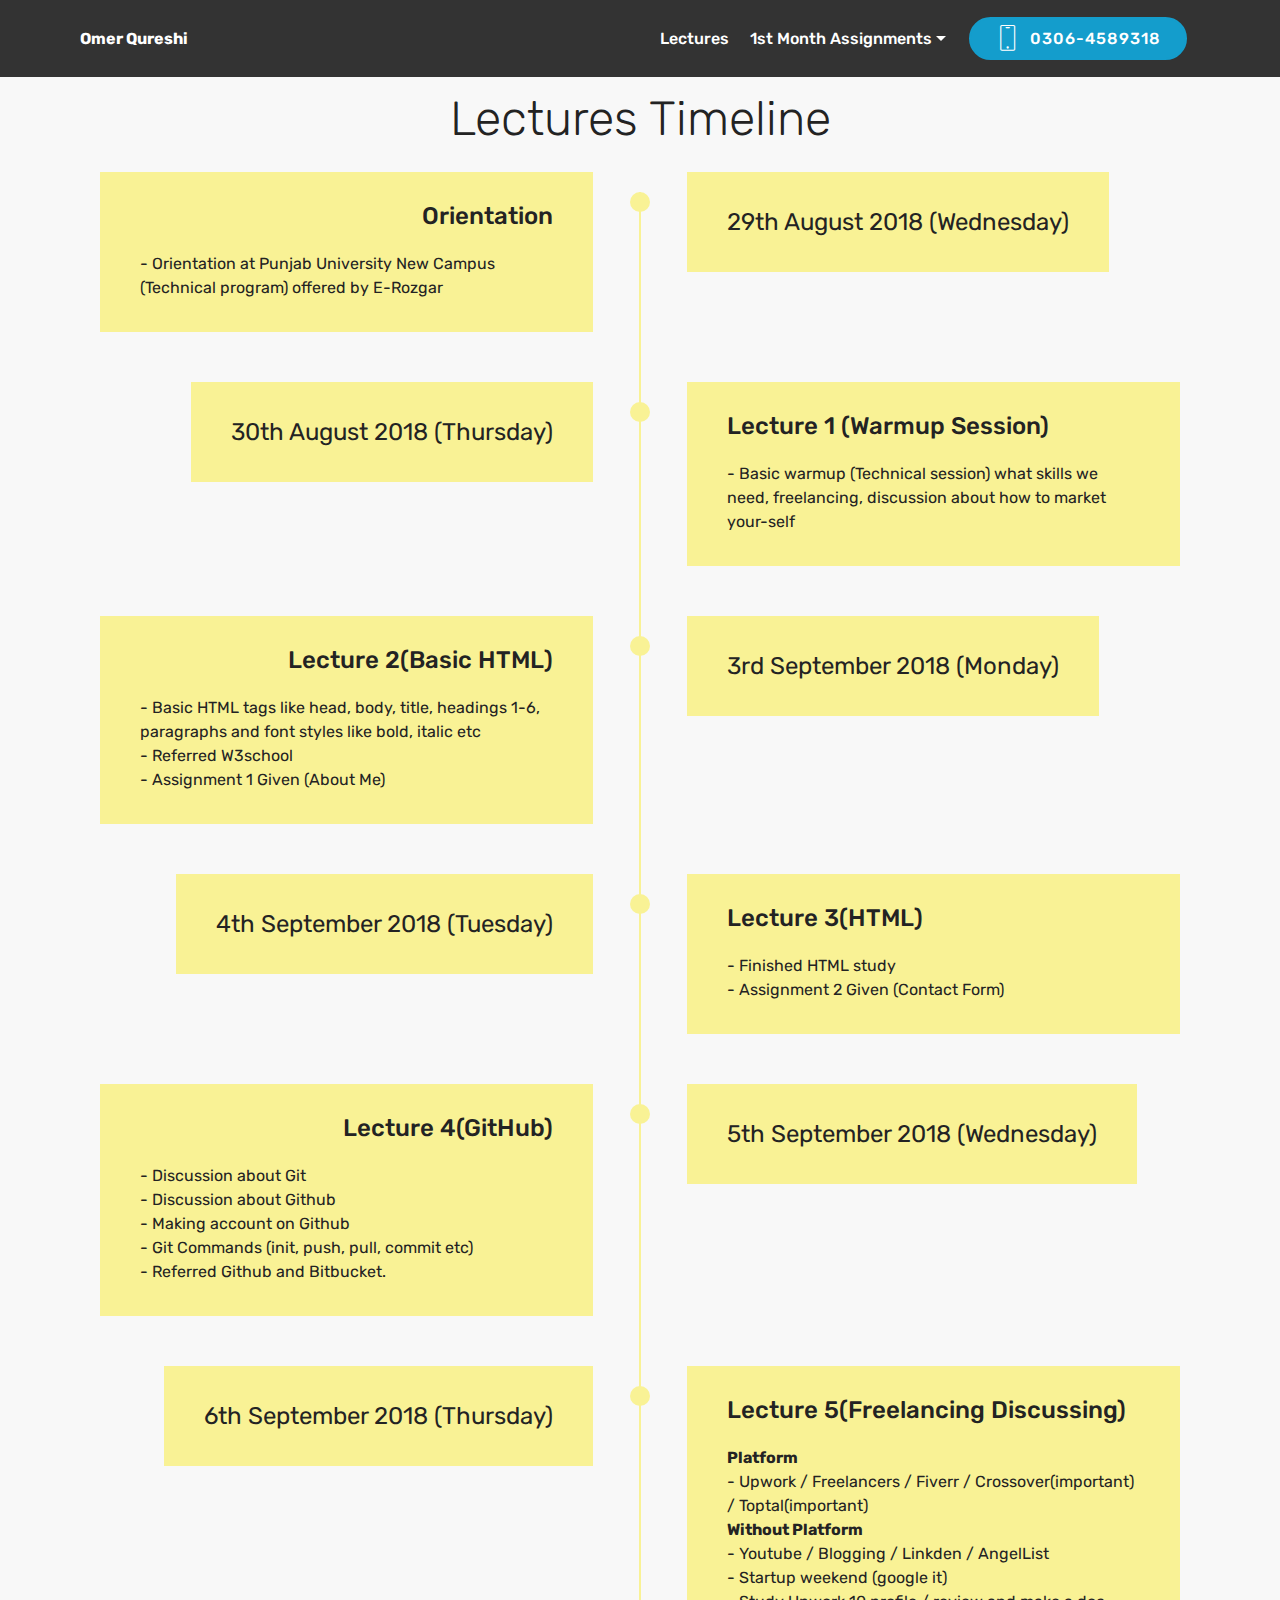
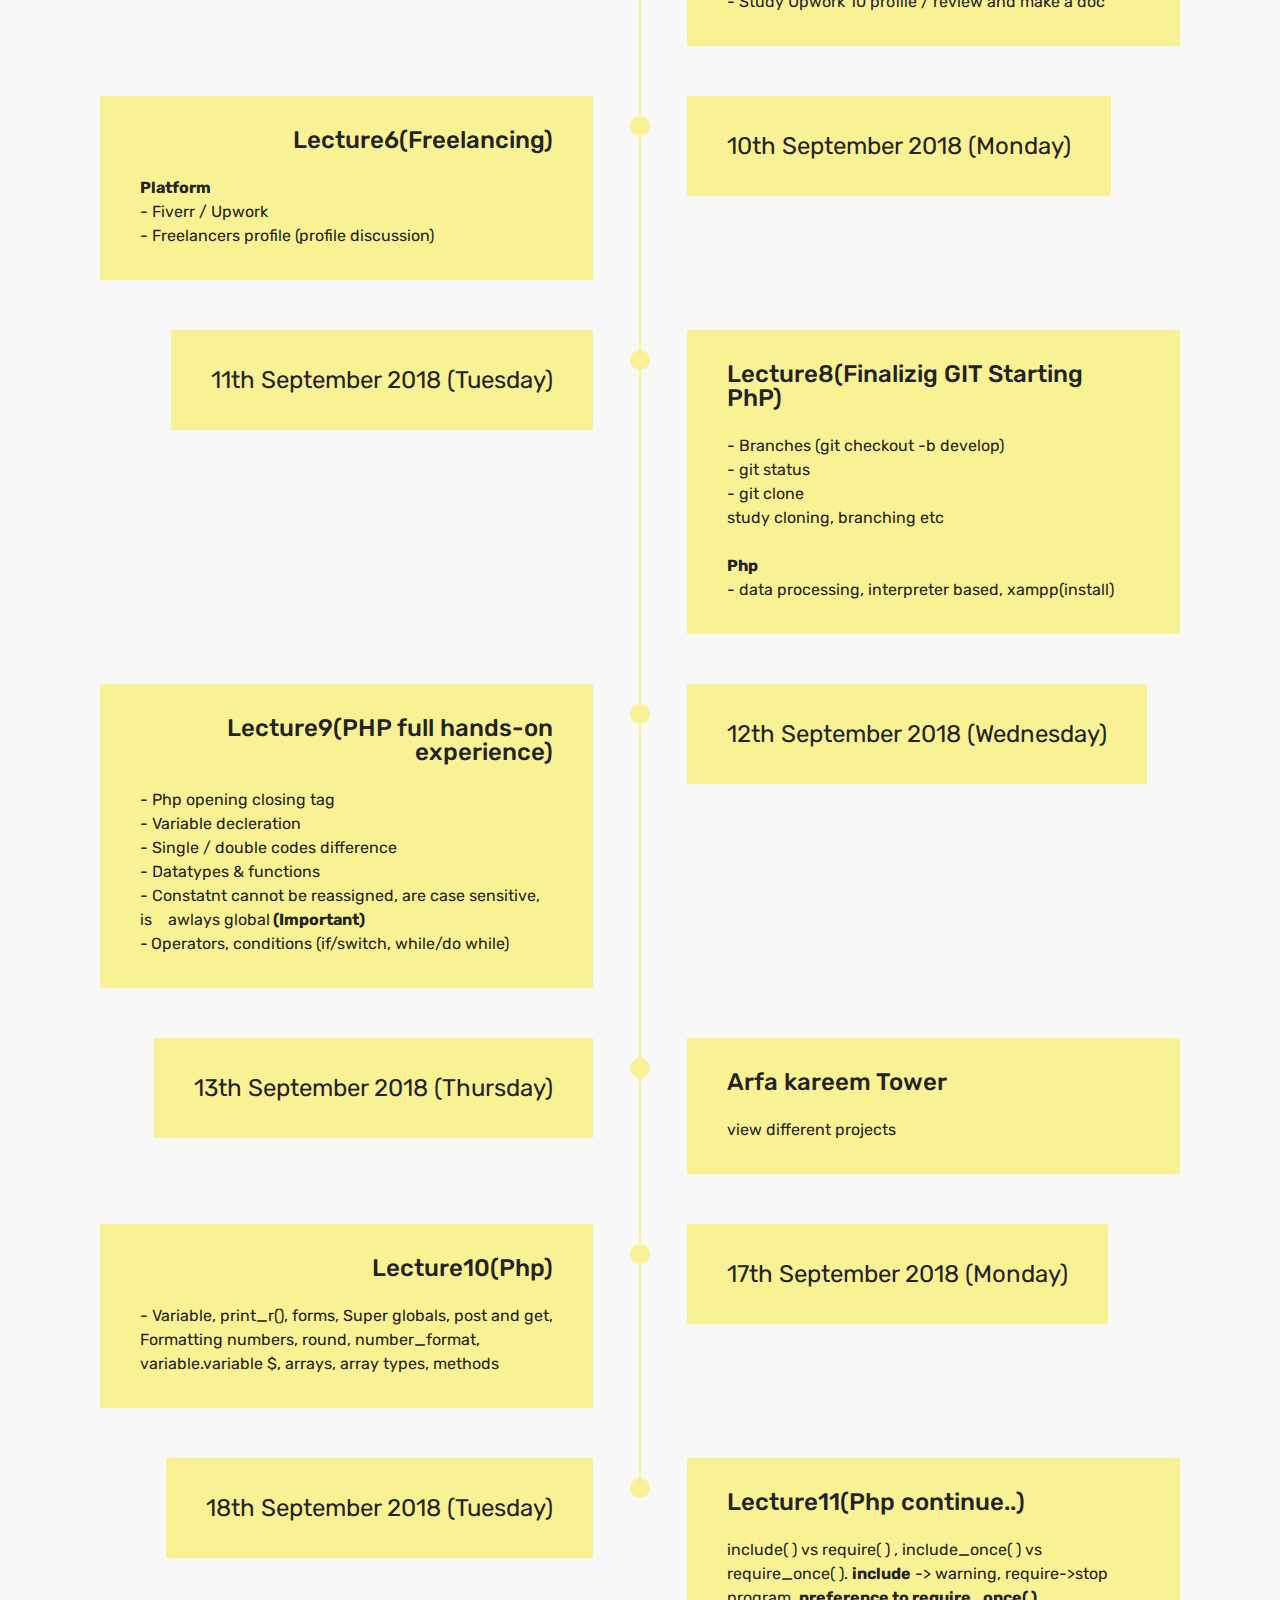
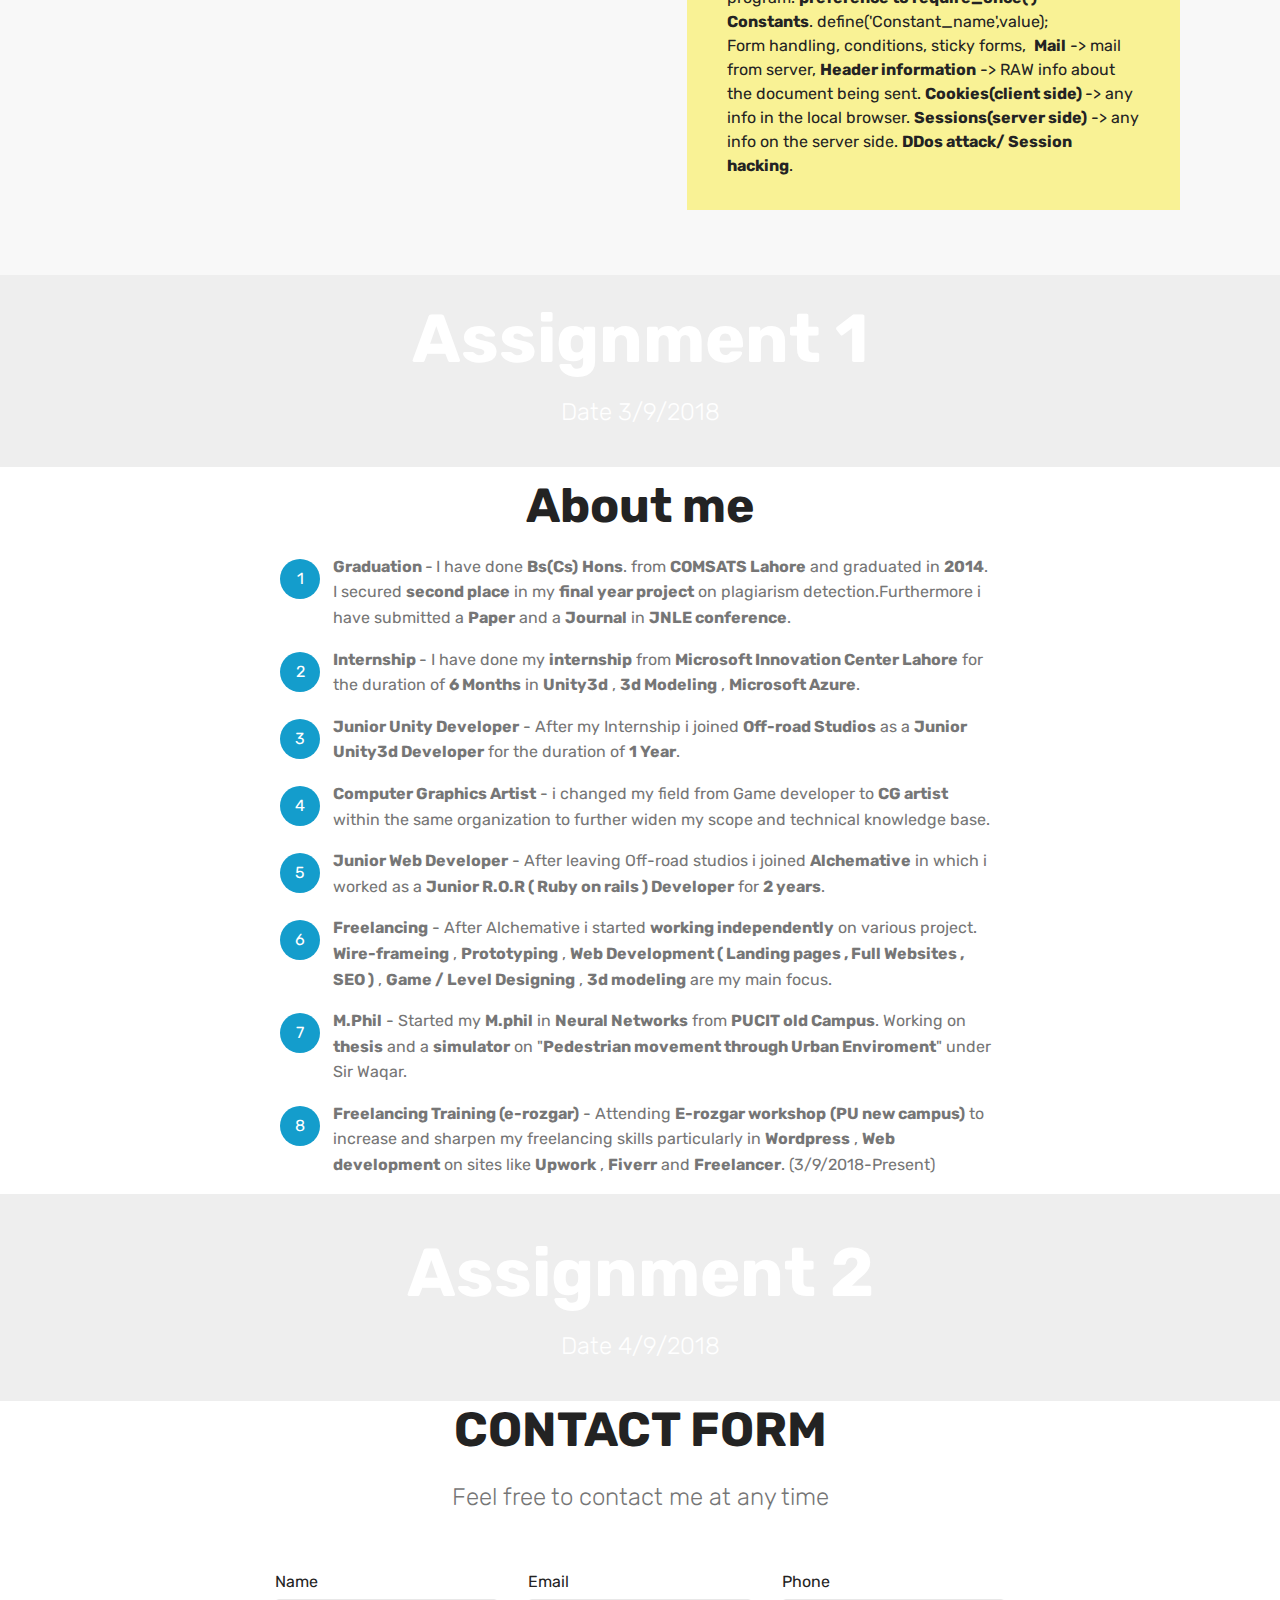
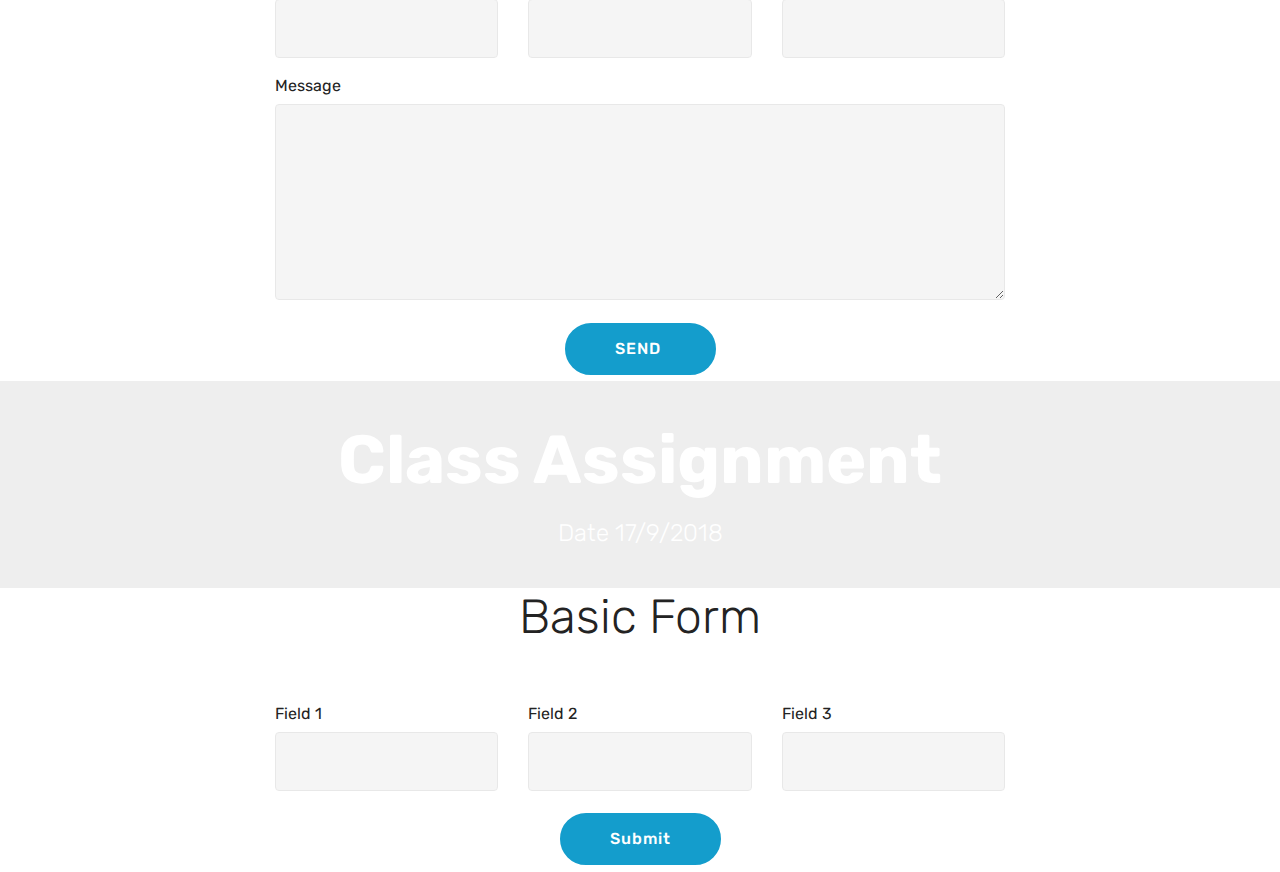
<file: full site 18-9-2018/index.html>
<!DOCTYPE html>
<html >
<head>
  <!-- Site made with Mobirise Website Builder v4.8.1, https://mobirise.com -->
  <meta charset="UTF-8">
  <meta http-equiv="X-UA-Compatible" content="IE=edge">
  <meta name="generator" content="Mobirise v4.8.1, mobirise.com">
  <meta name="viewport" content="width=device-width, initial-scale=1, minimum-scale=1">
  <link rel="shortcut icon" href="assets/images/hexagon-pattern-field-black-outline-vector-4100439-122x137.jpg" type="image/x-icon">
  <meta name="description" content="">
  <title>Home</title>
  <link rel="stylesheet" href="assets/web/assets/mobirise-icons/mobirise-icons.css">
  <link rel="stylesheet" href="assets/tether/tether.min.css">
  <link rel="stylesheet" href="assets/bootstrap/css/bootstrap.min.css">
  <link rel="stylesheet" href="assets/bootstrap/css/bootstrap-grid.min.css">
  <link rel="stylesheet" href="assets/bootstrap/css/bootstrap-reboot.min.css">
  <link rel="stylesheet" href="assets/dropdown/css/style.css">
  <link rel="stylesheet" href="assets/theme/css/style.css">
  <link rel="stylesheet" href="assets/mobirise/css/mbr-additional.css" type="text/css">
  
  
  
</head>
<body>
  <section class="menu cid-r2GbliqAGB" once="menu" id="menu1-0">

    

    <nav class="navbar navbar-expand beta-menu navbar-dropdown align-items-center navbar-fixed-top navbar-toggleable-sm">
        <button class="navbar-toggler navbar-toggler-right" type="button" data-toggle="collapse" data-target="#navbarSupportedContent" aria-controls="navbarSupportedContent" aria-expanded="false" aria-label="Toggle navigation">
            <div class="hamburger">
                <span></span>
                <span></span>
                <span></span>
                <span></span>
            </div>
        </button>
        <div class="menu-logo">
            <div class="navbar-brand">
                
                <span class="navbar-caption-wrap"><a class="navbar-caption text-white display-4" href="#top">Omer Qureshi</a></span>
            </div>
        </div>
        <div class="collapse navbar-collapse" id="navbarSupportedContent">
            <ul class="navbar-nav nav-dropdown" data-app-modern-menu="true"><li class="nav-item"><a class="nav-link link text-white display-4" href="index.html#timeline1-a" aria-expanded="false">Lectures<br></a></li><li class="nav-item dropdown open">
                    <a class="nav-link link text-white dropdown-toggle display-4" href="https://mobirise.com" data-toggle="dropdown-submenu" aria-expanded="true">1st Month Assignments</a><div class="dropdown-menu"><a class="text-white dropdown-item display-4" href="index.html#content5-1">Assignment 1 ( About me )</a><a class="text-white dropdown-item display-4" href="index.html#content5-6">Assignment 2 ( Contact Me )</a><a class="text-white dropdown-item display-4" href="index.html#content5-b" aria-expanded="false">Class Assignment (Form)</a></div>
                </li></ul>
            <div class="navbar-buttons mbr-section-btn"><a class="btn btn-sm btn-primary display-4" href="#top"><span class="mbri-mobile mbr-iconfont mbr-iconfont-btn"></span>
                    
                    0306-4589318</a></div>
        </div>
    </nav>
</section>

<section class="engine"><a href="https://mobiri.se/s">free bootstrap themes</a></section><section class="timeline1 cid-r2LWowlABg" id="timeline1-a">

    

    

    <div class="container align-center">
        <h2 class="mbr-section-title pb-3 mbr-fonts-style display-2">Lectures Timeline</h2>
        

        <div class="container timelines-container" mbri-timelines="">
            <div class="row timeline-element reverse separline">      
                 <div class="timeline-date-panel col-xs-12 col-md-6  align-left">         
                    <div class="time-line-date-content">
                        <p class="mbr-timeline-date mbr-fonts-style display-5">29th August 2018 (Wednesday)<br></p>
                    </div>
                </div>
           <span class="iconBackground"></span>
            <div class="col-xs-12 col-md-6 align-right">
                <div class="timeline-text-content">
                    <h4 class="mbr-timeline-title pb-3 mbr-fonts-style display-5">Orientation</h4>
                    <p class="mbr-timeline-text mbr-fonts-style display-7">- Orientation at Punjab University New Campus (Technical program) offered by E-Rozgar</p>
                 </div>
            </div>
            </div>

            <div class="row timeline-element  separline">
                <div class="timeline-date-panel col-xs-12 col-md-6 align-right">
                    <div class="time-line-date-content">
                        <p class="mbr-timeline-date mbr-fonts-style display-5">
                            30th August 2018 (Thursday)<br></p>
                    </div>
                </div>
                <span class="iconBackground"></span>
                <div class="col-xs-12 col-md-6 align-left ">
                    <div class="timeline-text-content">
                        <h4 class="mbr-timeline-title pb-3 mbr-fonts-style display-5">Lecture 1 (Warmup Session)</h4>
                        <p class="mbr-timeline-text mbr-fonts-style display-7">- Basic warmup (Technical session) what skills we need, freelancing, discussion about how to market your-self&nbsp;</p>
                    </div>
                </div>
            </div> 


            <div class="row timeline-element reverse separline">
                <div class="timeline-date-panel col-xs-12 col-md-6  align-left">
                    <div class="time-line-date-content">
                        <p class="mbr-timeline-date mbr-fonts-style display-5">
                            3rd September 2018 (Monday)<br></p>
                    </div>
                </div>
                <span class="iconBackground"></span>
                <div class="col-xs-12 col-md-6 align-right">
                    <div class="timeline-text-content">
                        <h4 class="mbr-timeline-title pb-3 mbr-fonts-style display-5">Lecture 2(Basic HTML)</h4>      
                        <p class="mbr-timeline-text mbr-fonts-style display-7">- Basic HTML tags like head, body, title, headings 1-6, &nbsp; paragraphs and font styles like bold, italic etc<br>- Referred W3school<br>- Assignment 1 Given (About Me)</p>
                    </div>
                </div>
            </div>

            <div class="row timeline-element  separline">
                <div class="timeline-date-panel col-xs-12 col-md-6 align-right">
                    <div class="time-line-date-content">
                        <p class="mbr-timeline-date mbr-fonts-style display-5">
                            4th September 2018 (Tuesday)</p>
                    </div>
                </div>
                <span class="iconBackground"></span>
                <div class="col-xs-12 col-md-6 align-left ">
                    <div class="timeline-text-content">
                        <h4 class="mbr-timeline-title pb-3 mbr-fonts-style display-5">
                            Lecture 3(HTML)</h4>
                        <p class="mbr-timeline-text mbr-fonts-style display-7">- Finished HTML study<br>- Assignment 2 Given (Contact Form)</p>
                    </div>
                </div>
            </div>


            <div class="row timeline-element reverse separline">
                <div class="timeline-date-panel col-xs-12 col-md-6  align-left">
                    <div class="time-line-date-content">
                        <p class="mbr-timeline-date mbr-fonts-style display-5">5th September 2018 (Wednesday)</p>
                    </div>
                </div>
                <span class="iconBackground"></span>
                <div class="col-xs-12 col-md-6 align-right">
                    <div class="timeline-text-content">
                        <h4 class="mbr-timeline-title pb-3 mbr-fonts-style display-5">
                            Lecture 4(GitHub)</h4>
                        <p class="mbr-timeline-text mbr-fonts-style display-7">- Discussion about Git<br>- Discussion about Github<br>- Making account on Github&nbsp;<br>- Git Commands (init, push, pull, commit etc)<br>- Referred Github and Bitbucket.</p>
                    </div>
                </div>
            </div>


            <div class="row timeline-element separline">
                <div class="timeline-date-panel col-xs-12 col-md-6 align-right">
                    <div class="time-line-date-content">
                       <p class="mbr-timeline-date mbr-fonts-style display-5">
                            6th September 2018 (Thursday)</p>
                    </div>
                </div>
                <span class="iconBackground"></span>
                <div class="col-xs-12 col-md-6 align-left ">
                    <div class="timeline-text-content">
                        <h4 class="mbr-timeline-title pb-3 mbr-fonts-style display-5">Lecture 5(Freelancing Discussing)</h4>
                        <p class="mbr-timeline-text mbr-fonts-style display-7"><strong>Platform</strong><br>- Upwork / Freelancers / Fiverr / Crossover(important) / Toptal(important)<strong><br></strong><strong>Without Platform</strong><br>- Youtube / Blogging / Linkden / AngelList<br>- Startup weekend (google it)<br>- Study Upwork 10 profile / review and make a doc<br></p>
                    </div>
                </div>
            </div>

            <div class="row timeline-element reverse separline">
                <div class="timeline-date-panel col-xs-12 col-md-6  align-left">
                    <div class="time-line-date-content">
                        <p class="mbr-timeline-date mbr-fonts-style display-5">
                           10th September 2018 (Monday)</p>
                    </div>
                </div>
                <span class="iconBackground"></span>
                <div class="col-xs-12 col-md-6 align-right">
                    <div class="timeline-text-content">
                        <h4 class="mbr-timeline-title pb-3 mbr-fonts-style display-5">
                            Lecture6(Freelancing)</h4>
                        <p class="mbr-timeline-text mbr-fonts-style display-7"><strong>Platform</strong><br>- Fiverr / Upwork<br>- Freelancers profile (profile discussion)<br></p>
                    </div>
                </div>
            </div>

            <div class="row timeline-element separline">
                <div class="timeline-date-panel col-xs-12 col-md-6 align-right">
                    <div class="time-line-date-content">
                        <p class="mbr-timeline-date mbr-fonts-style display-5">11th September 2018 (Tuesday)</p>
                    </div>
                </div>
                <span class="iconBackground"></span>
                <div class="col-xs-12 col-md-6 align-left ">
                    <div class="timeline-text-content">
                        <h4 class="mbr-timeline-title pb-3 mbr-fonts-style display-5">
                            Lecture8(Finalizig GIT Starting PhP)</h4>
                        <p class="mbr-timeline-text mbr-fonts-style display-7">- Branches (git checkout -b develop)<br>- git status<br>- git clone<br>study cloning, branching etc<br><br><strong>Php</strong><br>- data processing, interpreter based, xampp(install)&nbsp;</p>
                    </div>
                </div>
            </div>

            <div class="row timeline-element reverse separline">
                <div class="timeline-date-panel col-xs-12 col-md-6  align-left">
                    <div class="time-line-date-content">
                        <p class="mbr-timeline-date mbr-fonts-style display-5">12th September 2018 (Wednesday)</p>
                    </div>
                </div>
                <span class="iconBackground"></span>
                <div class="col-xs-12 col-md-6 align-right">
                    <div class="timeline-text-content">
                        <h4 class="mbr-timeline-title pb-3 mbr-fonts-style display-5">Lecture9(PHP full hands-on experience)</h4>

                        <p class="mbr-timeline-text mbr-fonts-style display-7">- Php opening closing tag<br>- Variable decleration<br>- Single / double codes difference<br>- Datatypes &amp; functions&nbsp;<br>- Constatnt cannot be reassigned, are case sensitive, is &nbsp; &nbsp;awlays global<strong>&nbsp;(Important)</strong><br>-<strong> </strong>Operators, conditions (if/switch, while/do while)</p>
                    </div>
                </div>
            </div>

            <div class="row timeline-element separline">
                <div class="timeline-date-panel col-xs-12 col-md-6 align-right">
                    <div class="time-line-date-content">
                       <p class="mbr-timeline-date mbr-fonts-style display-5">13th September 2018 (Thursday)</p>
                    </div>
                </div>
                <span class="iconBackground"></span>
                <div class="col-xs-12 col-md-6 align-left ">
                    <div class="timeline-text-content">
                        <h4 class="mbr-timeline-title pb-3 mbr-fonts-style display-5">Arfa kareem Tower</h4> 
                        <p class="mbr-timeline-text mbr-fonts-style display-7">view different projects</p>
                    </div>
                </div>
            </div>

            <div class="row timeline-element reverse separline">
                <div class="timeline-date-panel col-xs-12 col-md-6  align-left">
                    <div class="time-line-date-content">
                       <p class="mbr-timeline-date mbr-fonts-style display-5">17th September 2018 (Monday)</p>
                    </div>
                </div>
                <span class="iconBackground"></span>
                <div class="col-xs-12 col-md-6 align-right">
                    <div class="timeline-text-content">
                        <h4 class="mbr-timeline-title pb-3 mbr-fonts-style display-5">
                            Lecture10(Php)</h4>
                        <p class="mbr-timeline-text mbr-fonts-style display-7">- Variable, print_r(), forms, Super globals, post and get, Formatting numbers, round, number_format, variable.variable $, arrays, array types, methods</p>
                    </div>
                </div>
            </div>

            <div class="row timeline-element">
                <div class="timeline-date-panel col-xs-12 col-md-6 align-right">
                    <div class="time-line-date-content">
                        <p class="mbr-timeline-date mbr-fonts-style display-5">18th September 2018 (Tuesday)</p>
                    </div>
                </div>
                <span class="iconBackground"></span>
                <div class="col-xs-12 col-md-6 align-left ">
                    <div class="timeline-text-content">
                        <h4 class="mbr-timeline-title pb-3 mbr-fonts-style display-5">Lecture11(Php continue..)</h4>
                        <p class="mbr-timeline-text mbr-fonts-style display-7">include( ) vs require( ) , include_once( ) vs require_once( ).&nbsp;<strong>include</strong> -&gt; warning, require-&gt;stop program. <strong>preference to require_once( )</strong><br><strong>Constants</strong>. define('Constant_name',value);<br>Form handling, conditions, sticky forms, &nbsp;<strong>Mail</strong> -&gt; mail from server, <strong>Header information</strong> -&gt; RAW info about the document being sent. <strong>Cookies(client side)&nbsp;</strong>-&gt; any info in the local browser. <strong>Sessions(server side)</strong> -&gt; any info on the server side. <strong>DDos attack/ Session hacking</strong>.&nbsp;</p>
                    </div>
                </div>
            </div>
        </div>
    </div>
</section>

<section class="mbr-section content5 cid-r2Gdj73mv2 mbr-parallax-background" id="content5-1">

    

    

    <div class="container">
        <div class="media-container-row">
            <div class="title col-12 col-md-8">
                <h2 class="align-center mbr-bold mbr-white pb-3 mbr-fonts-style display-1">Assignment 1</h2>
                <h3 class="mbr-section-subtitle align-center mbr-light mbr-white pb-3 mbr-fonts-style display-5">Date 3/9/2018</h3>
                
                
            </div>
        </div>
    </div>
</section>

<section class="mbr-section content4 cid-r2GeiyFrZS" id="content4-3">

    

    <div class="container">
        <div class="media-container-row">
            <div class="title col-12 col-md-8">
                <h2 class="align-center pb-3 mbr-fonts-style display-2"><strong>About me</strong></h2>
                
                
            </div>
        </div>
    </div>
</section>

<section class="mbr-section article content11 cid-r2GeCpSFC6" id="content11-5">
     

    <div class="container">
        <div class="media-container-row">
            <div class="mbr-text counter-container col-12 col-md-8 mbr-fonts-style display-7">
                <ol>
                    <li><strong>Graduation </strong>-<strong> </strong>I have done <strong>Bs(Cs)</strong> <strong>Hons</strong>. from <strong>COMSATS Lahore</strong> and graduated in <strong>2014</strong>. I secured <strong>second place</strong> in my <strong>final year project</strong> on plagiarism detection.Furthermore i have submitted a <strong>Paper</strong> and a <strong>Journal</strong> in <strong>JNLE conference</strong>.</li><li><strong>Internship </strong>- I have done my <strong>internship</strong> from <strong>Microsoft Innovation Center Lahore</strong> for the duration of <strong>6 Months</strong> in <strong>Unity3d</strong> , <strong>3d Modeling</strong> , <strong>Microsoft Azure</strong>.</li><li><strong>Junior Unity Developer</strong> - After my Internship i joined <strong>Off-road Studios</strong> as a <strong>Junior Unity3d Developer</strong> for the duration of <strong>1 Year</strong>.</li><li><strong>Computer Graphics Artist</strong> - i changed my field from Game developer to <strong>CG artist</strong> within the same organization to further widen my scope and technical knowledge base.</li><li><strong>Junior Web Developer</strong> - After leaving Off-road studios i joined <strong>Alchemative</strong> in which i worked as a <strong>Junior R.O.R ( Ruby on rails ) Developer</strong> for <strong>2 years</strong>.</li><li><strong>Freelancing</strong> - After Alchemative i started <strong>working independently</strong> on various project. <strong>Wire-frameing</strong> , <strong>Prototyping</strong> , <strong>Web Development ( Landing pages , Full Websites , SEO )</strong> , <strong>Game / Level Designing</strong> , <strong>3d modeling</strong> are my main focus.</li><li><strong>M.Phil</strong> - Started my <strong>M.phil</strong> in <strong>Neural Networks</strong> from <strong>PUCIT old Campus</strong>. Working on <strong>thesis</strong> and a <strong>simulator</strong> on "<strong>Pedestrian movement through Urban Enviroment</strong>" under Sir Waqar.</li><li><strong>Freelancing Training (e-rozgar)</strong> - Attending <strong>E-rozgar workshop</strong> <strong>(PU new campus)</strong> to increase and sharpen my freelancing skills particularly in <strong>Wordpress</strong> , <strong>Web development</strong> on sites like <strong>Upwork</strong> , <strong>Fiverr</strong> and <strong>Freelancer</strong>. (3/9/2018-Present)</li>
                </ol>
            </div>
        </div>
    </div>
</section>

<section class="mbr-section content5 cid-r2Gjq8g72s mbr-parallax-background" id="content5-6">

    

    

    <div class="container">
        <div class="media-container-row">
            <div class="title col-12 col-md-8">
                <h2 class="align-center mbr-bold mbr-white pb-3 mbr-fonts-style display-1">Assignment 2</h2>
                <h3 class="mbr-section-subtitle align-center mbr-light mbr-white pb-3 mbr-fonts-style display-5">Date 4/9/2018</h3>
                
                
            </div>
        </div>
    </div>
</section>

<section class="mbr-section form1 cid-r2Gk9d3mrM" id="form1-7">

    

    
    <div class="container">
        <div class="row justify-content-center">
            <div class="title col-12 col-lg-8">
                <h2 class="mbr-section-title align-center pb-3 mbr-fonts-style display-2"><strong>
                    CONTACT FORM
                </strong></h2>
                <h3 class="mbr-section-subtitle align-center mbr-light pb-3 mbr-fonts-style display-5">
                    Feel free to contact me at any time</h3>
            </div>
        </div>
    </div>
    <div class="container">
        <div class="row justify-content-center">
            <div class="media-container-column col-lg-8" data-form-type="formoid">
                    <div data-form-alert="" hidden="">
                        Thanks for filling out the form!
                    </div>
            
                    <form class="mbr-form" action="https://mobirise.com/" method="post" data-form-title="Mobirise Form"><input type="hidden" name="email" data-form-email="true" value="iNRq7Vq9oBjcUenw/t6CvamspAz7tcQ8JH4B05Q1A7LPsq6mhDSqMlA8auZLCqxRKrygJu/b3ffh0nNUPGSxboZ6GxUmP0KxULaUE2moJgY1K7aZnQd0LQvcSSWIud6z" data-form-field="Email">
                        <div class="row row-sm-offset">
                            <div class="col-md-4 multi-horizontal" data-for="name">
                                <div class="form-group">
                                    <label class="form-control-label mbr-fonts-style display-7" for="name-form1-7">Name</label>
                                    <input type="text" class="form-control" name="name" data-form-field="Name" required="" id="name-form1-7">
                                </div>
                            </div>
                            <div class="col-md-4 multi-horizontal" data-for="email">
                                <div class="form-group">
                                    <label class="form-control-label mbr-fonts-style display-7" for="email-form1-7">Email</label>
                                    <input type="email" class="form-control" name="email" data-form-field="Email" required="" id="email-form1-7">
                                </div>
                            </div>
                            <div class="col-md-4 multi-horizontal" data-for="phone">
                                <div class="form-group">
                                    <label class="form-control-label mbr-fonts-style display-7" for="phone-form1-7">Phone</label>
                                    <input type="tel" class="form-control" name="phone" data-form-field="Phone" id="phone-form1-7">
                                </div>
                            </div>
                        </div>
                        <div class="form-group" data-for="message">
                            <label class="form-control-label mbr-fonts-style display-7" for="message-form1-7">Message</label>
                            <textarea type="text" class="form-control" name="message" rows="7" data-form-field="Message" id="message-form1-7"></textarea>
                        </div>
            
                        <span class="input-group-btn"><button href="" type="submit" class="btn btn-primary btn-form display-4">SEND&nbsp;</button></span>
                    </form>
            </div>
        </div>
    </div>
</section>

<section class="mbr-section content5 cid-r3SuQieJLp mbr-parallax-background" id="content5-b">

    

    

    <div class="container">
        <div class="media-container-row">
            <div class="title col-12 col-md-8">
                <h2 class="align-center mbr-bold mbr-white pb-3 mbr-fonts-style display-1">Class Assignment</h2>
                <h3 class="mbr-section-subtitle align-center mbr-light mbr-white pb-3 mbr-fonts-style display-5">
                    Date 17/9/2018</h3>
                
                
            </div>
        </div>
    </div>
</section>

<section class="mbr-section form1 cid-r3SuV4mM0M" id="form1-c">

    

    
    <div class="container">
        <div class="row justify-content-center">
            <div class="title col-12 col-lg-8">
                <h2 class="mbr-section-title align-center pb-3 mbr-fonts-style display-2">
                    Basic Form</h2>
                
            </div>
        </div>
    </div>
    <div class="container">
        <div class="row justify-content-center">
            <div class="media-container-column col-lg-8" data-form-type="formoid">
                    <div data-form-alert="" hidden=""></div>
            
                    <form class="mbr-form" action="https://mobirise.com/" method="post" data-form-title="Mobirise Form"><input type="hidden" name="email" data-form-email="true" value="DePyjFsnBmbSw/bfTRQg5xCUCntxbEQgsbsqMw7RSAqii/GWGd/dy0IVc9bTnVULx4x/2x5x0CC1klurhOvssHaw134FKusfIWUFsKpwxc9ZOsaen4JHbAmMuhdlbZ7k" data-form-field="Email">
                        <div class="row row-sm-offset">
                            <div class="col-md-4 multi-horizontal" data-for="name">
                                <div class="form-group">
                                    <label class="form-control-label mbr-fonts-style display-7" for="name-form1-c">Field 1</label>
                                    <input type="text" class="form-control" name="name" data-form-field="Name" required="" id="name-form1-c">
                                </div>
                            </div>
                            <div class="col-md-4 multi-horizontal" data-for="email">
                                <div class="form-group">
                                    <label class="form-control-label mbr-fonts-style display-7" for="email-form1-c">Field 2</label>
                                    <input type="email" class="form-control" name="email" data-form-field="Email" required="" id="email-form1-c">
                                </div>
                            </div>
                            <div class="col-md-4 multi-horizontal" data-for="phone">
                                <div class="form-group">
                                    <label class="form-control-label mbr-fonts-style display-7" for="phone-form1-c">Field 3</label>
                                    <input type="tel" class="form-control" name="phone" data-form-field="Phone" id="phone-form1-c">
                                </div>
                            </div>
                        </div>
                        
            
                        <span class="input-group-btn"><button href="" type="submit" class="btn btn-primary btn-form display-4">Submit</button></span>
                    </form>
            </div>
        </div>
    </div>
</section>


  <script src="assets/web/assets/jquery/jquery.min.js"></script>
  <script src="assets/popper/popper.min.js"></script>
  <script src="assets/tether/tether.min.js"></script>
  <script src="assets/bootstrap/js/bootstrap.min.js"></script>
  <script src="assets/smoothscroll/smooth-scroll.js"></script>
  <script src="assets/dropdown/js/script.min.js"></script>
  <script src="assets/touchswipe/jquery.touch-swipe.min.js"></script>
  <script src="assets/parallax/jarallax.min.js"></script>
  <script src="assets/theme/js/script.js"></script>
  <script src="assets/formoid/formoid.min.js"></script>
  
  
</body>
</html>
</file>
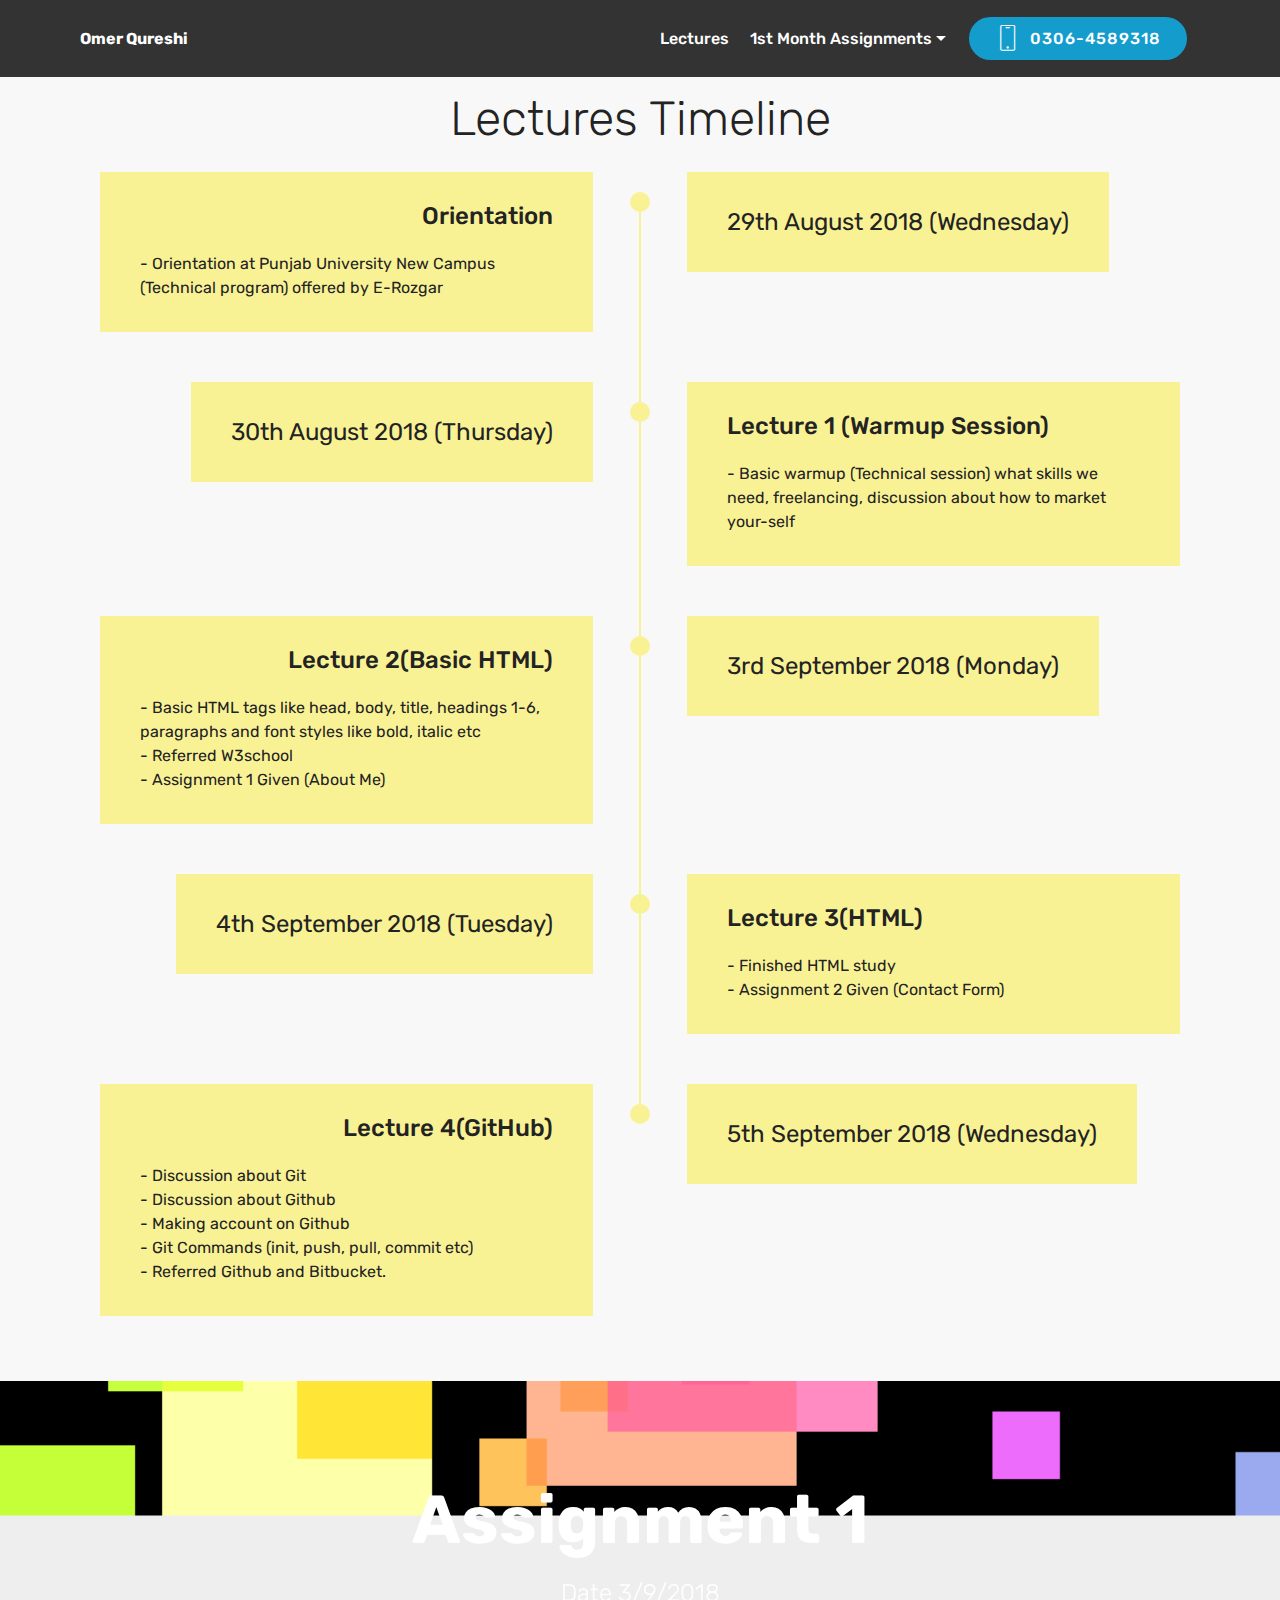
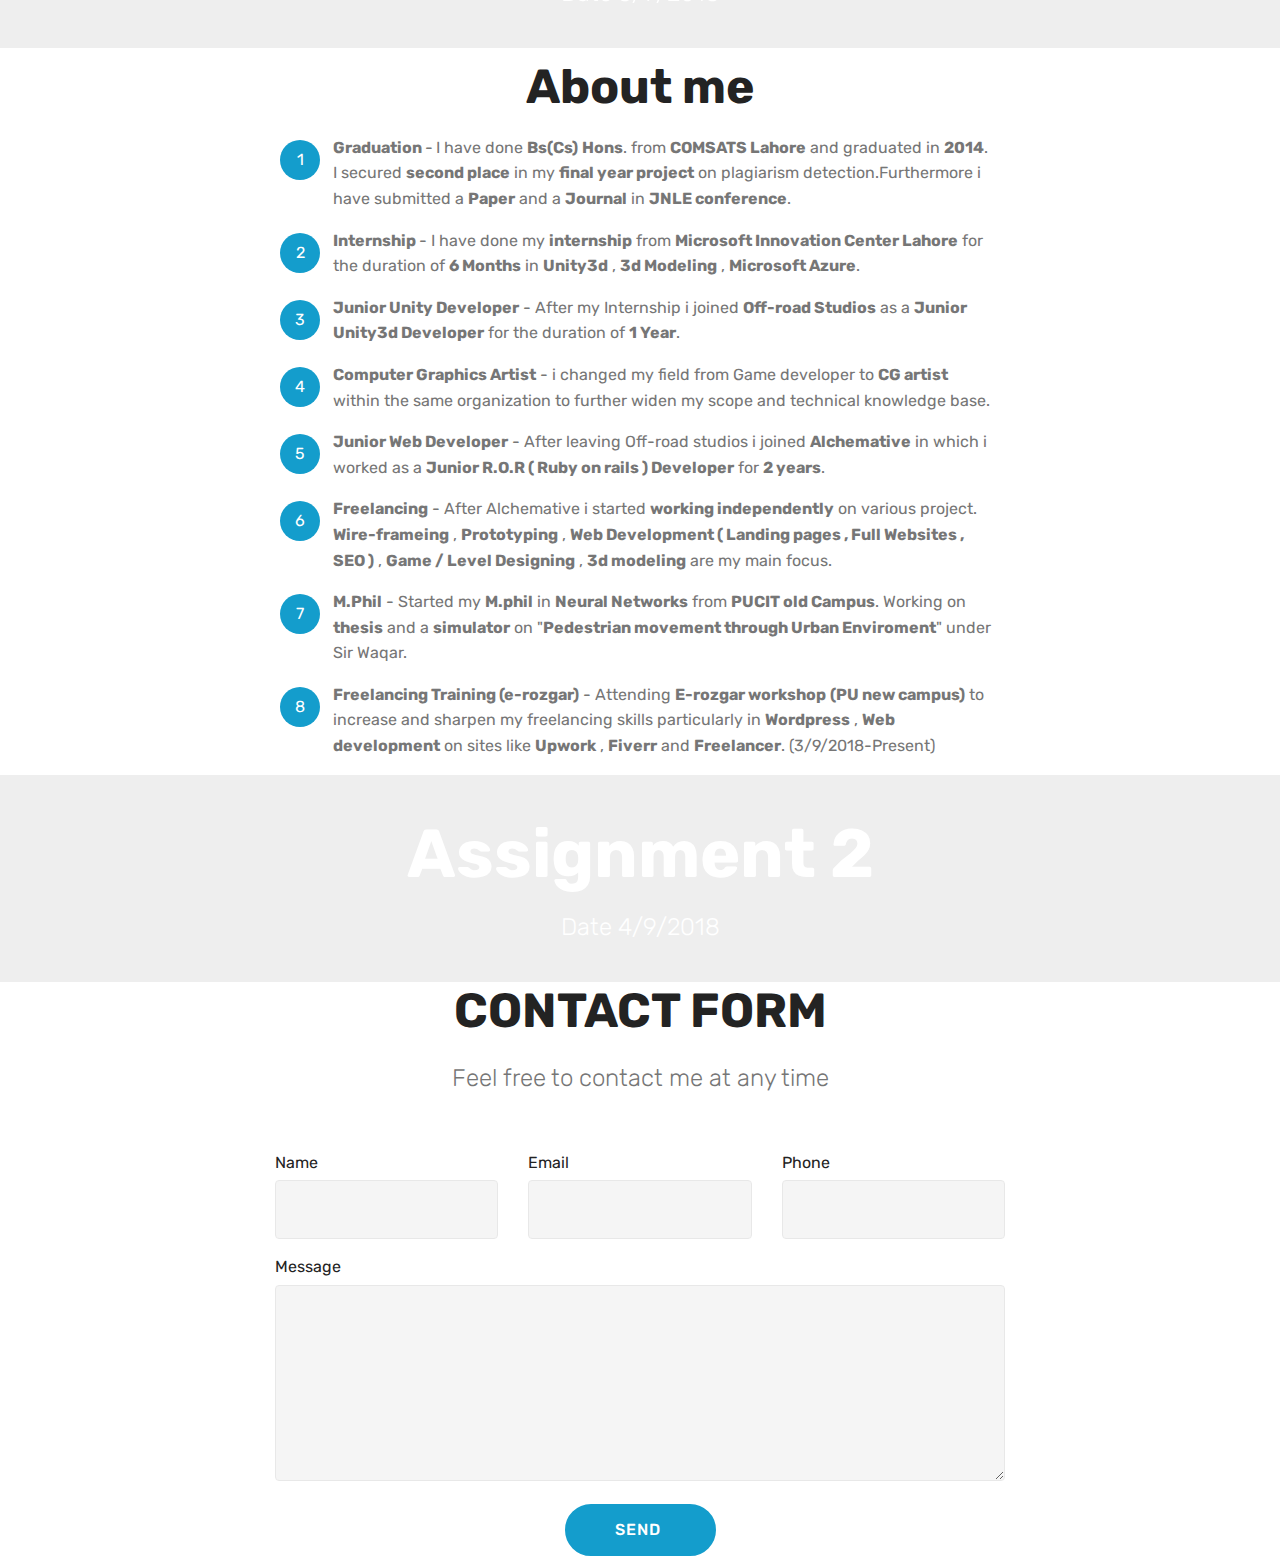
<file: full site/index.html>
<!DOCTYPE html>
<html >
<head>
  <!-- Site made with Mobirise Website Builder v4.8.1, https://mobirise.com -->
  <meta charset="UTF-8">
  <meta http-equiv="X-UA-Compatible" content="IE=edge">
  <meta name="generator" content="Mobirise v4.8.1, mobirise.com">
  <meta name="viewport" content="width=device-width, initial-scale=1, minimum-scale=1">
  <link rel="shortcut icon" href="assets/images/hexagon-pattern-field-black-outline-vector-4100439-122x137.jpg" type="image/x-icon">
  <meta name="description" content="">
  <title>Home</title>
  <link rel="stylesheet" href="assets/web/assets/mobirise-icons/mobirise-icons.css">
  <link rel="stylesheet" href="assets/tether/tether.min.css">
  <link rel="stylesheet" href="assets/bootstrap/css/bootstrap.min.css">
  <link rel="stylesheet" href="assets/bootstrap/css/bootstrap-grid.min.css">
  <link rel="stylesheet" href="assets/bootstrap/css/bootstrap-reboot.min.css">
  <link rel="stylesheet" href="assets/dropdown/css/style.css">
  <link rel="stylesheet" href="assets/theme/css/style.css">
  <link rel="stylesheet" href="assets/mobirise/css/mbr-additional.css" type="text/css">
  
  
  
</head>
<body>
  <section class="menu cid-r2GbliqAGB" once="menu" id="menu1-0">

    

    <nav class="navbar navbar-expand beta-menu navbar-dropdown align-items-center navbar-fixed-top navbar-toggleable-sm">
        <button class="navbar-toggler navbar-toggler-right" type="button" data-toggle="collapse" data-target="#navbarSupportedContent" aria-controls="navbarSupportedContent" aria-expanded="false" aria-label="Toggle navigation">
            <div class="hamburger">
                <span></span>
                <span></span>
                <span></span>
                <span></span>
            </div>
        </button>
        <div class="menu-logo">
            <div class="navbar-brand">
                
                <span class="navbar-caption-wrap"><a class="navbar-caption text-white display-4" href="#top">Omer Qureshi</a></span>
            </div>
        </div>
        <div class="collapse navbar-collapse" id="navbarSupportedContent">
            <ul class="navbar-nav nav-dropdown" data-app-modern-menu="true"><li class="nav-item"><a class="nav-link link text-white display-4" href="index.html#timeline1-a" aria-expanded="false">Lectures<br></a></li><li class="nav-item dropdown">
                    <a class="nav-link link text-white dropdown-toggle display-4" href="https://mobirise.com" data-toggle="dropdown-submenu" aria-expanded="false">1st Month Assignments</a><div class="dropdown-menu"><a class="text-white dropdown-item display-4" href="index.html#content5-1">Assignment 1 ( About me )</a><a class="text-white dropdown-item display-4" href="index.html#content5-6">Assignment 2 ( Contact Me )</a></div>
                </li></ul>
            <div class="navbar-buttons mbr-section-btn"><a class="btn btn-sm btn-primary display-4" href="#top"><span class="mbri-mobile mbr-iconfont mbr-iconfont-btn"></span>
                    
                    0306-4589318</a></div>
        </div>
    </nav>
</section>

<section class="engine"><a href="https://mobiri.se/i">website creation software</a></section><section class="timeline1 cid-r2LWowlABg" id="timeline1-a">

    

    

    <div class="container align-center">
        <h2 class="mbr-section-title pb-3 mbr-fonts-style display-2">Lectures Timeline</h2>
        

        <div class="container timelines-container" mbri-timelines="">
            <div class="row timeline-element reverse separline">      
                 <div class="timeline-date-panel col-xs-12 col-md-6  align-left">         
                    <div class="time-line-date-content">
                        <p class="mbr-timeline-date mbr-fonts-style display-5">29th August 2018 (Wednesday)<br></p>
                    </div>
                </div>
           <span class="iconBackground"></span>
            <div class="col-xs-12 col-md-6 align-right">
                <div class="timeline-text-content">
                    <h4 class="mbr-timeline-title pb-3 mbr-fonts-style display-5">Orientation</h4>
                    <p class="mbr-timeline-text mbr-fonts-style display-7">- Orientation at Punjab University New Campus (Technical program) offered by E-Rozgar</p>
                 </div>
            </div>
            </div>

            <div class="row timeline-element  separline">
                <div class="timeline-date-panel col-xs-12 col-md-6 align-right">
                    <div class="time-line-date-content">
                        <p class="mbr-timeline-date mbr-fonts-style display-5">
                            30th August 2018 (Thursday)<br></p>
                    </div>
                </div>
                <span class="iconBackground"></span>
                <div class="col-xs-12 col-md-6 align-left ">
                    <div class="timeline-text-content">
                        <h4 class="mbr-timeline-title pb-3 mbr-fonts-style display-5">Lecture 1 (Warmup Session)</h4>
                        <p class="mbr-timeline-text mbr-fonts-style display-7">- Basic warmup (Technical session) what skills we need, freelancing, discussion about how to market your-self&nbsp;</p>
                    </div>
                </div>
            </div> 


            <div class="row timeline-element reverse separline">
                <div class="timeline-date-panel col-xs-12 col-md-6  align-left">
                    <div class="time-line-date-content">
                        <p class="mbr-timeline-date mbr-fonts-style display-5">
                            3rd September 2018 (Monday)<br></p>
                    </div>
                </div>
                <span class="iconBackground"></span>
                <div class="col-xs-12 col-md-6 align-right">
                    <div class="timeline-text-content">
                        <h4 class="mbr-timeline-title pb-3 mbr-fonts-style display-5">Lecture 2(Basic HTML)</h4>      
                        <p class="mbr-timeline-text mbr-fonts-style display-7">- Basic HTML tags like head, body, title, headings 1-6, &nbsp; paragraphs and font styles like bold, italic etc<br>- Referred W3school<br>- Assignment 1 Given (About Me)</p>
                    </div>
                </div>
            </div>

            <div class="row timeline-element  separline">
                <div class="timeline-date-panel col-xs-12 col-md-6 align-right">
                    <div class="time-line-date-content">
                        <p class="mbr-timeline-date mbr-fonts-style display-5">
                            4th September 2018 (Tuesday)</p>
                    </div>
                </div>
                <span class="iconBackground"></span>
                <div class="col-xs-12 col-md-6 align-left ">
                    <div class="timeline-text-content">
                        <h4 class="mbr-timeline-title pb-3 mbr-fonts-style display-5">
                            Lecture 3(HTML)</h4>
                        <p class="mbr-timeline-text mbr-fonts-style display-7">- Finished HTML study<br>- Assignment 2 Given (Contact Form)</p>
                    </div>
                </div>
            </div>


            <div class="row timeline-element reverse">
                <div class="timeline-date-panel col-xs-12 col-md-6  align-left">
                    <div class="time-line-date-content">
                        <p class="mbr-timeline-date mbr-fonts-style display-5">5th September 2018 (Wednesday)</p>
                    </div>
                </div>
                <span class="iconBackground"></span>
                <div class="col-xs-12 col-md-6 align-right">
                    <div class="timeline-text-content">
                        <h4 class="mbr-timeline-title pb-3 mbr-fonts-style display-5">
                            Lecture 4(GitHub)</h4>
                        <p class="mbr-timeline-text mbr-fonts-style display-7">- Discussion about Git<br>- Discussion about Github<br>- Making account on Github&nbsp;<br>- Git Commands (init, push, pull, commit etc)<br>- Referred Github and Bitbucket.</p>
                    </div>
                </div>
            </div>


            

            

            

            

            

            

            
        </div>
    </div>
</section>

<section class="mbr-section content5 cid-r2Gdj73mv2 mbr-parallax-background" id="content5-1">

    

    

    <div class="container">
        <div class="media-container-row">
            <div class="title col-12 col-md-8">
                <h2 class="align-center mbr-bold mbr-white pb-3 mbr-fonts-style display-1">Assignment 1</h2>
                <h3 class="mbr-section-subtitle align-center mbr-light mbr-white pb-3 mbr-fonts-style display-5">Date 3/9/2018</h3>
                
                
            </div>
        </div>
    </div>
</section>

<section class="mbr-section content4 cid-r2GeiyFrZS" id="content4-3">

    

    <div class="container">
        <div class="media-container-row">
            <div class="title col-12 col-md-8">
                <h2 class="align-center pb-3 mbr-fonts-style display-2"><strong>About me</strong></h2>
                
                
            </div>
        </div>
    </div>
</section>

<section class="mbr-section article content11 cid-r2GeCpSFC6" id="content11-5">
     

    <div class="container">
        <div class="media-container-row">
            <div class="mbr-text counter-container col-12 col-md-8 mbr-fonts-style display-7">
                <ol>
                    <li><strong>Graduation </strong>-<strong> </strong>I have done <strong>Bs(Cs)</strong> <strong>Hons</strong>. from <strong>COMSATS Lahore</strong> and graduated in <strong>2014</strong>. I secured <strong>second place</strong> in my <strong>final year project</strong> on plagiarism detection.Furthermore i have submitted a <strong>Paper</strong> and a <strong>Journal</strong> in <strong>JNLE conference</strong>.</li><li><strong>Internship </strong>- I have done my <strong>internship</strong> from <strong>Microsoft Innovation Center Lahore</strong> for the duration of <strong>6 Months</strong> in <strong>Unity3d</strong> , <strong>3d Modeling</strong> , <strong>Microsoft Azure</strong>.</li><li><strong>Junior Unity Developer</strong> - After my Internship i joined <strong>Off-road Studios</strong> as a <strong>Junior Unity3d Developer</strong> for the duration of <strong>1 Year</strong>.</li><li><strong>Computer Graphics Artist</strong> - i changed my field from Game developer to <strong>CG artist</strong> within the same organization to further widen my scope and technical knowledge base.</li><li><strong>Junior Web Developer</strong> - After leaving Off-road studios i joined <strong>Alchemative</strong> in which i worked as a <strong>Junior R.O.R ( Ruby on rails ) Developer</strong> for <strong>2 years</strong>.</li><li><strong>Freelancing</strong> - After Alchemative i started <strong>working independently</strong> on various project. <strong>Wire-frameing</strong> , <strong>Prototyping</strong> , <strong>Web Development ( Landing pages , Full Websites , SEO )</strong> , <strong>Game / Level Designing</strong> , <strong>3d modeling</strong> are my main focus.</li><li><strong>M.Phil</strong> - Started my <strong>M.phil</strong> in <strong>Neural Networks</strong> from <strong>PUCIT old Campus</strong>. Working on <strong>thesis</strong> and a <strong>simulator</strong> on "<strong>Pedestrian movement through Urban Enviroment</strong>" under Sir Waqar.</li><li><strong>Freelancing Training (e-rozgar)</strong> - Attending <strong>E-rozgar workshop</strong> <strong>(PU new campus)</strong> to increase and sharpen my freelancing skills particularly in <strong>Wordpress</strong> , <strong>Web development</strong> on sites like <strong>Upwork</strong> , <strong>Fiverr</strong> and <strong>Freelancer</strong>. (3/9/2018-Present)</li>
                </ol>
            </div>
        </div>
    </div>
</section>

<section class="mbr-section content5 cid-r2Gjq8g72s mbr-parallax-background" id="content5-6">

    

    

    <div class="container">
        <div class="media-container-row">
            <div class="title col-12 col-md-8">
                <h2 class="align-center mbr-bold mbr-white pb-3 mbr-fonts-style display-1">Assignment 2</h2>
                <h3 class="mbr-section-subtitle align-center mbr-light mbr-white pb-3 mbr-fonts-style display-5">Date 4/9/2018</h3>
                
                
            </div>
        </div>
    </div>
</section>

<section class="mbr-section form1 cid-r2Gk9d3mrM" id="form1-7">

    

    
    <div class="container">
        <div class="row justify-content-center">
            <div class="title col-12 col-lg-8">
                <h2 class="mbr-section-title align-center pb-3 mbr-fonts-style display-2"><strong>
                    CONTACT FORM
                </strong></h2>
                <h3 class="mbr-section-subtitle align-center mbr-light pb-3 mbr-fonts-style display-5">
                    Feel free to contact me at any time</h3>
            </div>
        </div>
    </div>
    <div class="container">
        <div class="row justify-content-center">
            <div class="media-container-column col-lg-8" data-form-type="formoid">
                    <div data-form-alert="" hidden="">
                        Thanks for filling out the form!
                    </div>
            
                    <form class="mbr-form" action="https://mobirise.com/" method="post" data-form-title="Mobirise Form"><input type="hidden" name="email" data-form-email="true" value="NrTgc7FQPdl7l3C2sPwGnond4GKt6p/JujQZ4brAnrc9UmNtvW4sIdLTvFZVVIpOlqstNNh7yp4ImawPHNYHelxpz7F9DBc2/XEBC3uiOufJsQ5f+eYvgCurU25J02Eh" data-form-field="Email">
                        <div class="row row-sm-offset">
                            <div class="col-md-4 multi-horizontal" data-for="name">
                                <div class="form-group">
                                    <label class="form-control-label mbr-fonts-style display-7" for="name-form1-7">Name</label>
                                    <input type="text" class="form-control" name="name" data-form-field="Name" required="" id="name-form1-7">
                                </div>
                            </div>
                            <div class="col-md-4 multi-horizontal" data-for="email">
                                <div class="form-group">
                                    <label class="form-control-label mbr-fonts-style display-7" for="email-form1-7">Email</label>
                                    <input type="email" class="form-control" name="email" data-form-field="Email" required="" id="email-form1-7">
                                </div>
                            </div>
                            <div class="col-md-4 multi-horizontal" data-for="phone">
                                <div class="form-group">
                                    <label class="form-control-label mbr-fonts-style display-7" for="phone-form1-7">Phone</label>
                                    <input type="tel" class="form-control" name="phone" data-form-field="Phone" id="phone-form1-7">
                                </div>
                            </div>
                        </div>
                        <div class="form-group" data-for="message">
                            <label class="form-control-label mbr-fonts-style display-7" for="message-form1-7">Message</label>
                            <textarea type="text" class="form-control" name="message" rows="7" data-form-field="Message" id="message-form1-7"></textarea>
                        </div>
            
                        <span class="input-group-btn"><button href="" type="submit" class="btn btn-primary btn-form display-4">SEND&nbsp;</button></span>
                    </form>
            </div>
        </div>
    </div>
</section>


  <script src="assets/web/assets/jquery/jquery.min.js"></script>
  <script src="assets/popper/popper.min.js"></script>
  <script src="assets/tether/tether.min.js"></script>
  <script src="assets/bootstrap/js/bootstrap.min.js"></script>
  <script src="assets/smoothscroll/smooth-scroll.js"></script>
  <script src="assets/dropdown/js/script.min.js"></script>
  <script src="assets/touchswipe/jquery.touch-swipe.min.js"></script>
  <script src="assets/parallax/jarallax.min.js"></script>
  <script src="assets/theme/js/script.js"></script>
  <script src="assets/formoid/formoid.min.js"></script>
  
  
</body>
</html>
</file>
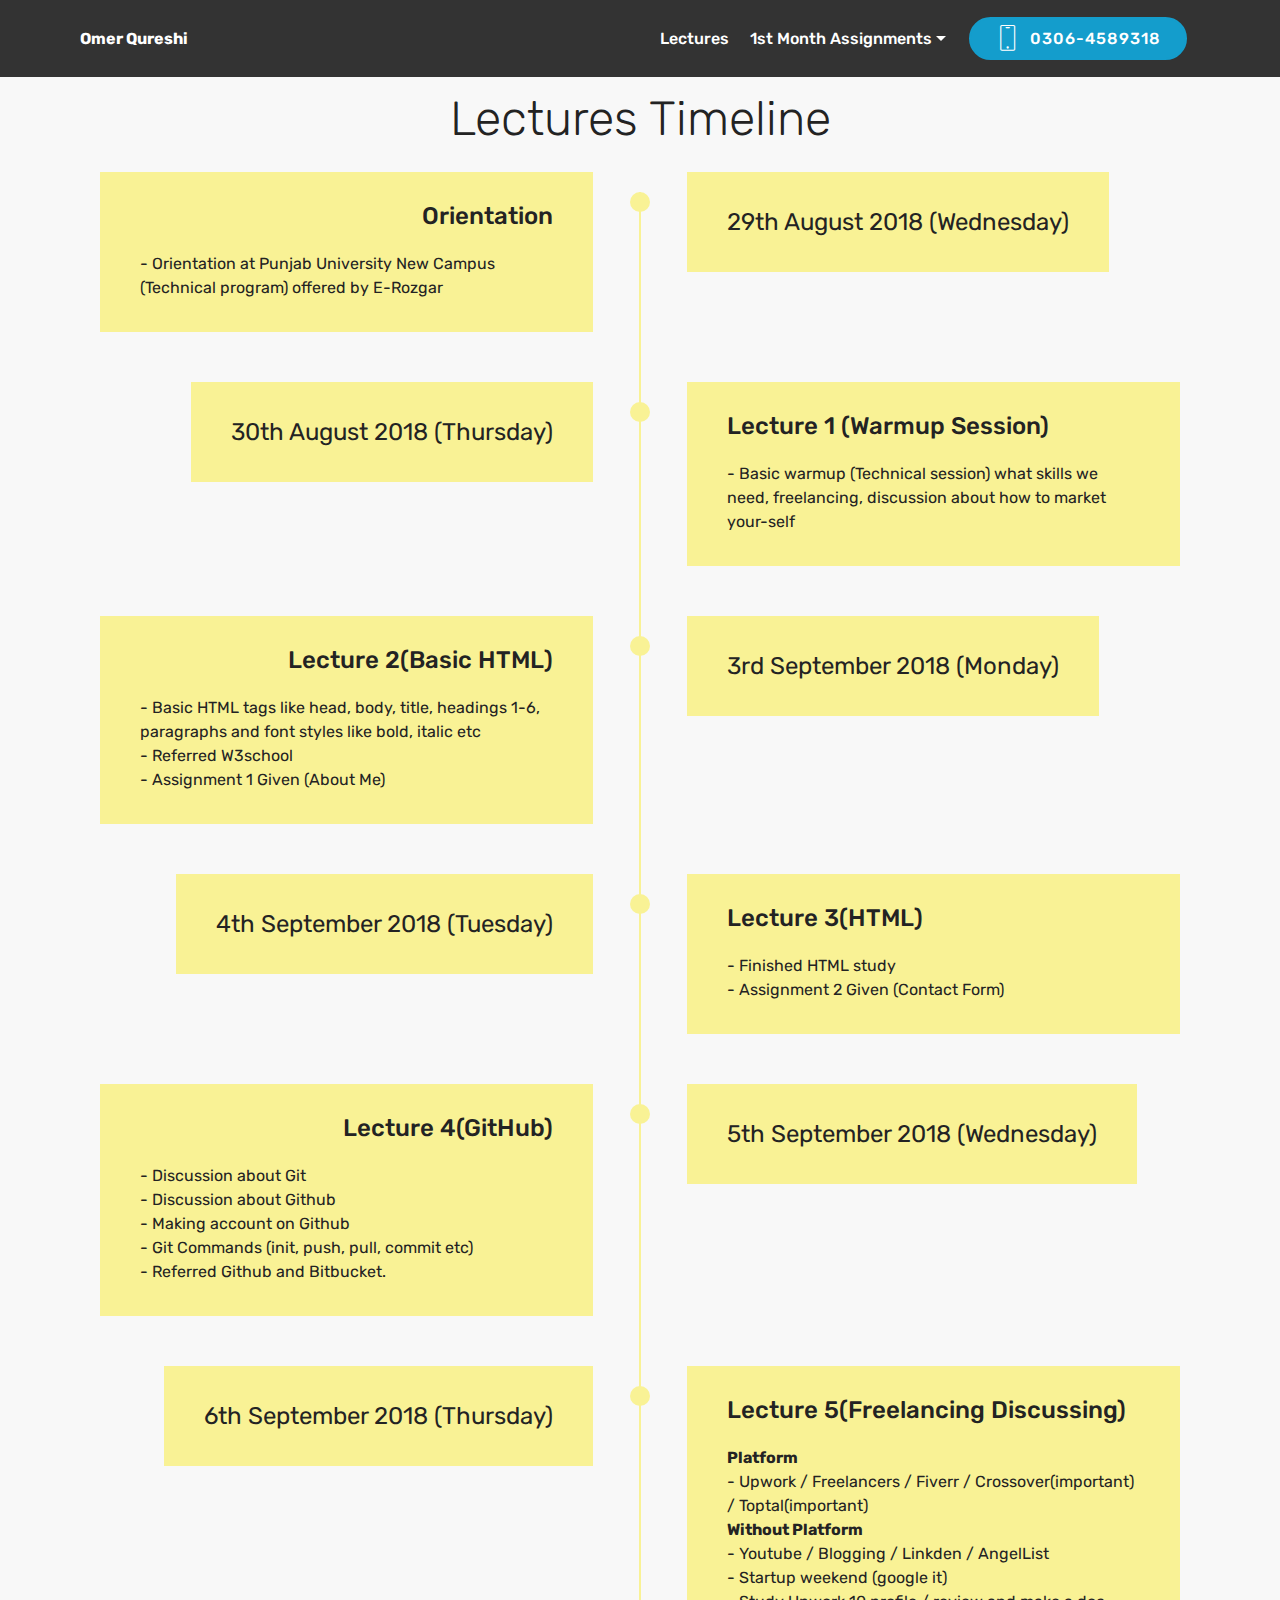
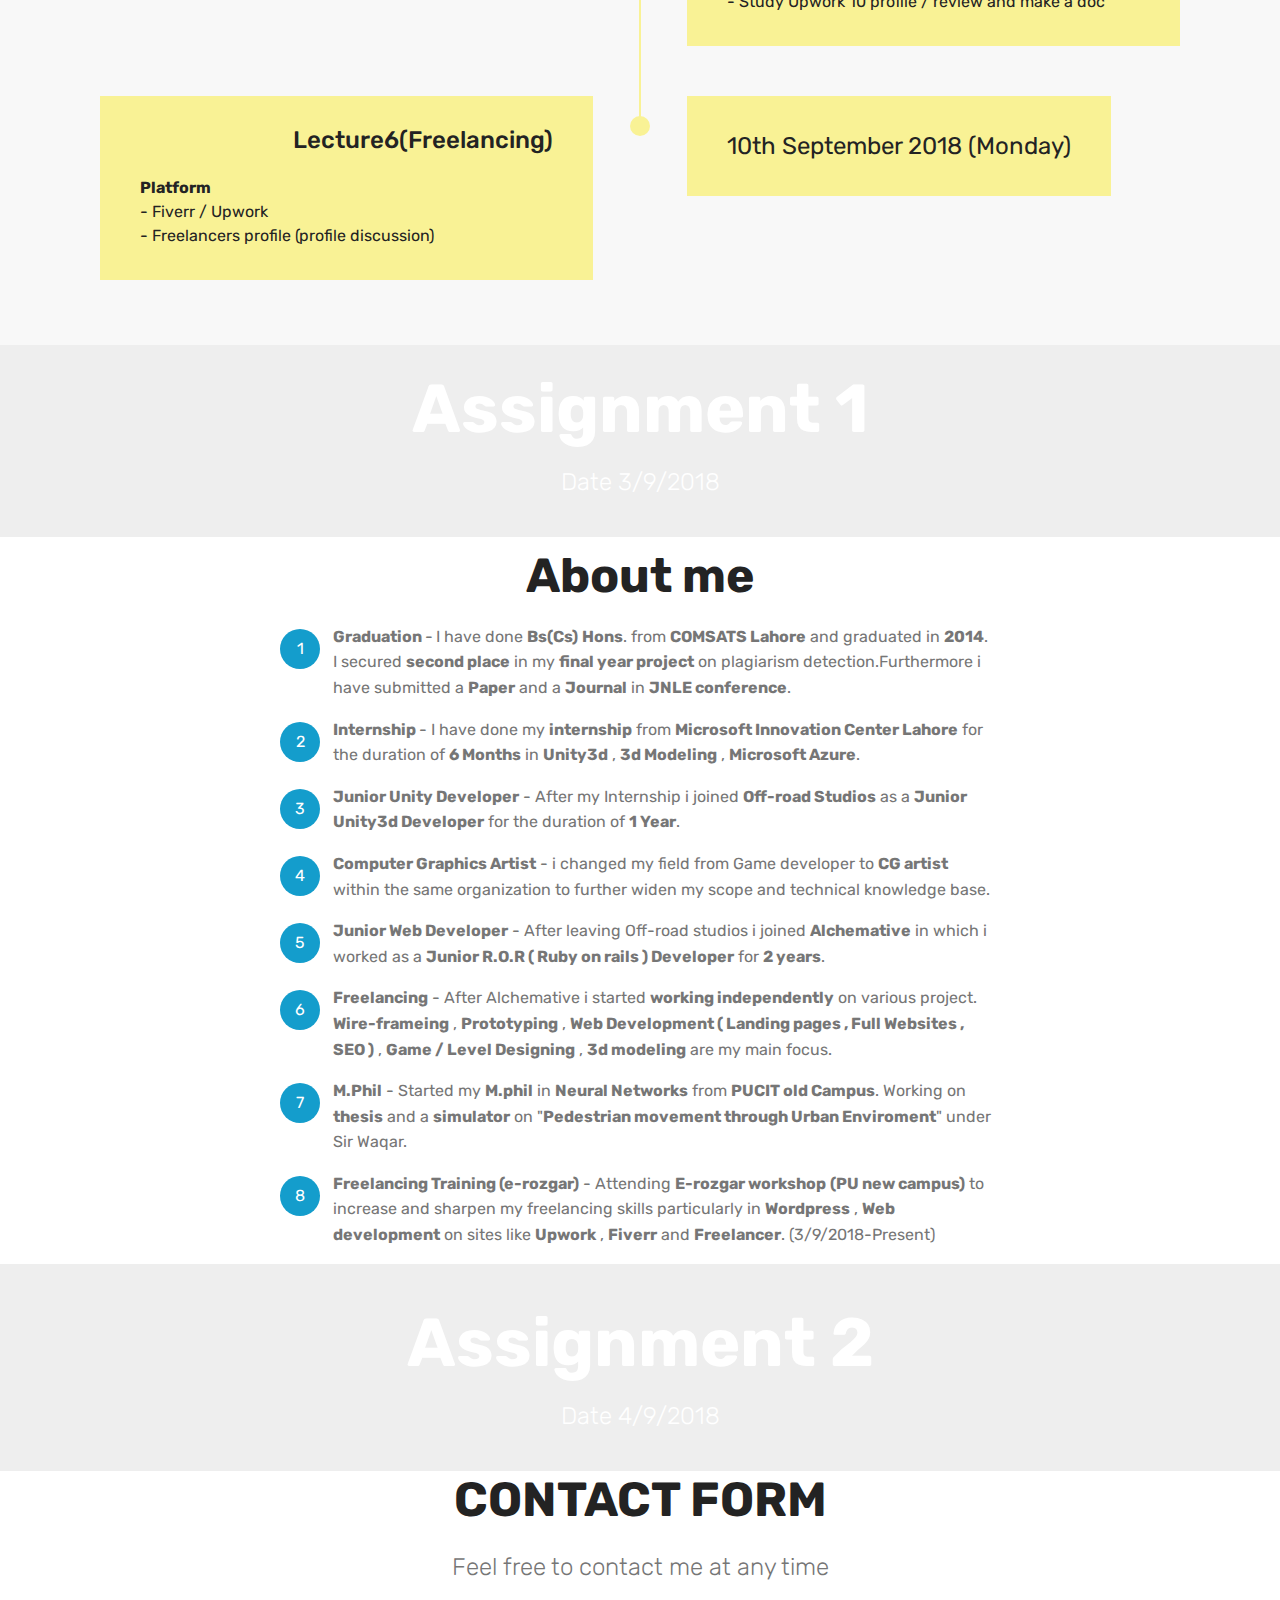
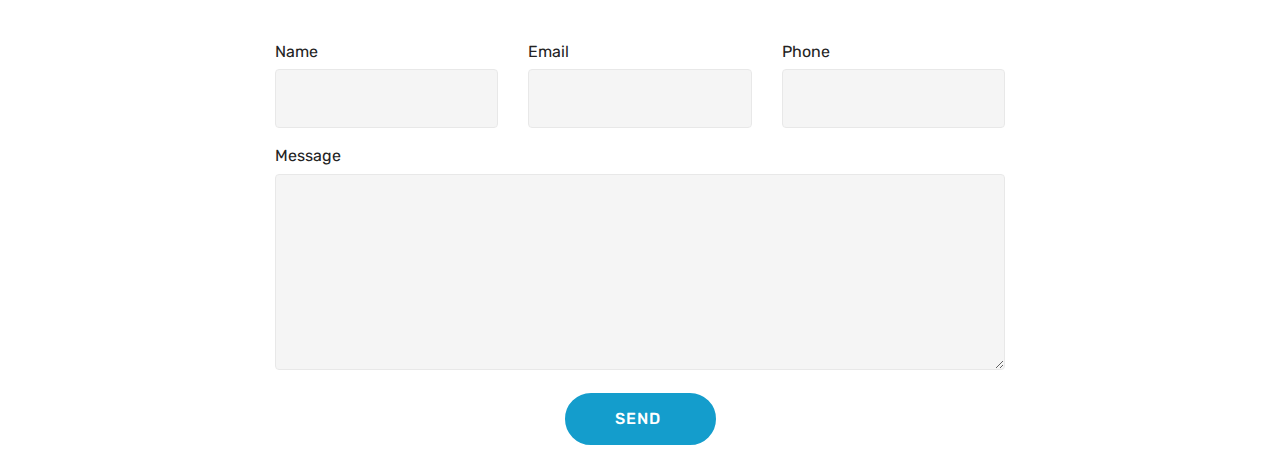
<file: full site 10-9-2018/full site/index.html>
<!DOCTYPE html>
<html >
<head>
  <!-- Site made with Mobirise Website Builder v4.8.1, https://mobirise.com -->
  <meta charset="UTF-8">
  <meta http-equiv="X-UA-Compatible" content="IE=edge">
  <meta name="generator" content="Mobirise v4.8.1, mobirise.com">
  <meta name="viewport" content="width=device-width, initial-scale=1, minimum-scale=1">
  <link rel="shortcut icon" href="assets/images/hexagon-pattern-field-black-outline-vector-4100439-122x137.jpg" type="image/x-icon">
  <meta name="description" content="">
  <title>Home</title>
  <link rel="stylesheet" href="assets/web/assets/mobirise-icons/mobirise-icons.css">
  <link rel="stylesheet" href="assets/tether/tether.min.css">
  <link rel="stylesheet" href="assets/bootstrap/css/bootstrap.min.css">
  <link rel="stylesheet" href="assets/bootstrap/css/bootstrap-grid.min.css">
  <link rel="stylesheet" href="assets/bootstrap/css/bootstrap-reboot.min.css">
  <link rel="stylesheet" href="assets/dropdown/css/style.css">
  <link rel="stylesheet" href="assets/theme/css/style.css">
  <link rel="stylesheet" href="assets/mobirise/css/mbr-additional.css" type="text/css">
  
  
  
</head>
<body>
  <section class="menu cid-r2GbliqAGB" once="menu" id="menu1-0">

    

    <nav class="navbar navbar-expand beta-menu navbar-dropdown align-items-center navbar-fixed-top navbar-toggleable-sm">
        <button class="navbar-toggler navbar-toggler-right" type="button" data-toggle="collapse" data-target="#navbarSupportedContent" aria-controls="navbarSupportedContent" aria-expanded="false" aria-label="Toggle navigation">
            <div class="hamburger">
                <span></span>
                <span></span>
                <span></span>
                <span></span>
            </div>
        </button>
        <div class="menu-logo">
            <div class="navbar-brand">
                
                <span class="navbar-caption-wrap"><a class="navbar-caption text-white display-4" href="#top">Omer Qureshi</a></span>
            </div>
        </div>
        <div class="collapse navbar-collapse" id="navbarSupportedContent">
            <ul class="navbar-nav nav-dropdown" data-app-modern-menu="true"><li class="nav-item"><a class="nav-link link text-white display-4" href="index.html#timeline1-a" aria-expanded="false">Lectures<br></a></li><li class="nav-item dropdown">
                    <a class="nav-link link text-white dropdown-toggle display-4" href="https://mobirise.com" data-toggle="dropdown-submenu" aria-expanded="false">1st Month Assignments</a><div class="dropdown-menu"><a class="text-white dropdown-item display-4" href="index.html#content5-1">Assignment 1 ( About me )</a><a class="text-white dropdown-item display-4" href="index.html#content5-6">Assignment 2 ( Contact Me )</a></div>
                </li></ul>
            <div class="navbar-buttons mbr-section-btn"><a class="btn btn-sm btn-primary display-4" href="#top"><span class="mbri-mobile mbr-iconfont mbr-iconfont-btn"></span>
                    
                    0306-4589318</a></div>
        </div>
    </nav>
</section>

<section class="engine"><a href="https://mobiri.se/t">free amp template</a></section><section class="timeline1 cid-r2LWowlABg" id="timeline1-a">

    

    

    <div class="container align-center">
        <h2 class="mbr-section-title pb-3 mbr-fonts-style display-2">Lectures Timeline</h2>
        

        <div class="container timelines-container" mbri-timelines="">
            <div class="row timeline-element reverse separline">      
                 <div class="timeline-date-panel col-xs-12 col-md-6  align-left">         
                    <div class="time-line-date-content">
                        <p class="mbr-timeline-date mbr-fonts-style display-5">29th August 2018 (Wednesday)<br></p>
                    </div>
                </div>
           <span class="iconBackground"></span>
            <div class="col-xs-12 col-md-6 align-right">
                <div class="timeline-text-content">
                    <h4 class="mbr-timeline-title pb-3 mbr-fonts-style display-5">Orientation</h4>
                    <p class="mbr-timeline-text mbr-fonts-style display-7">- Orientation at Punjab University New Campus (Technical program) offered by E-Rozgar</p>
                 </div>
            </div>
            </div>

            <div class="row timeline-element  separline">
                <div class="timeline-date-panel col-xs-12 col-md-6 align-right">
                    <div class="time-line-date-content">
                        <p class="mbr-timeline-date mbr-fonts-style display-5">
                            30th August 2018 (Thursday)<br></p>
                    </div>
                </div>
                <span class="iconBackground"></span>
                <div class="col-xs-12 col-md-6 align-left ">
                    <div class="timeline-text-content">
                        <h4 class="mbr-timeline-title pb-3 mbr-fonts-style display-5">Lecture 1 (Warmup Session)</h4>
                        <p class="mbr-timeline-text mbr-fonts-style display-7">- Basic warmup (Technical session) what skills we need, freelancing, discussion about how to market your-self&nbsp;</p>
                    </div>
                </div>
            </div> 


            <div class="row timeline-element reverse separline">
                <div class="timeline-date-panel col-xs-12 col-md-6  align-left">
                    <div class="time-line-date-content">
                        <p class="mbr-timeline-date mbr-fonts-style display-5">
                            3rd September 2018 (Monday)<br></p>
                    </div>
                </div>
                <span class="iconBackground"></span>
                <div class="col-xs-12 col-md-6 align-right">
                    <div class="timeline-text-content">
                        <h4 class="mbr-timeline-title pb-3 mbr-fonts-style display-5">Lecture 2(Basic HTML)</h4>      
                        <p class="mbr-timeline-text mbr-fonts-style display-7">- Basic HTML tags like head, body, title, headings 1-6, &nbsp; paragraphs and font styles like bold, italic etc<br>- Referred W3school<br>- Assignment 1 Given (About Me)</p>
                    </div>
                </div>
            </div>

            <div class="row timeline-element  separline">
                <div class="timeline-date-panel col-xs-12 col-md-6 align-right">
                    <div class="time-line-date-content">
                        <p class="mbr-timeline-date mbr-fonts-style display-5">
                            4th September 2018 (Tuesday)</p>
                    </div>
                </div>
                <span class="iconBackground"></span>
                <div class="col-xs-12 col-md-6 align-left ">
                    <div class="timeline-text-content">
                        <h4 class="mbr-timeline-title pb-3 mbr-fonts-style display-5">
                            Lecture 3(HTML)</h4>
                        <p class="mbr-timeline-text mbr-fonts-style display-7">- Finished HTML study<br>- Assignment 2 Given (Contact Form)</p>
                    </div>
                </div>
            </div>


            <div class="row timeline-element reverse separline">
                <div class="timeline-date-panel col-xs-12 col-md-6  align-left">
                    <div class="time-line-date-content">
                        <p class="mbr-timeline-date mbr-fonts-style display-5">5th September 2018 (Wednesday)</p>
                    </div>
                </div>
                <span class="iconBackground"></span>
                <div class="col-xs-12 col-md-6 align-right">
                    <div class="timeline-text-content">
                        <h4 class="mbr-timeline-title pb-3 mbr-fonts-style display-5">
                            Lecture 4(GitHub)</h4>
                        <p class="mbr-timeline-text mbr-fonts-style display-7">- Discussion about Git<br>- Discussion about Github<br>- Making account on Github&nbsp;<br>- Git Commands (init, push, pull, commit etc)<br>- Referred Github and Bitbucket.</p>
                    </div>
                </div>
            </div>


            <div class="row timeline-element separline">
                <div class="timeline-date-panel col-xs-12 col-md-6 align-right">
                    <div class="time-line-date-content">
                       <p class="mbr-timeline-date mbr-fonts-style display-5">
                            6th September 2018 (Thursday)</p>
                    </div>
                </div>
                <span class="iconBackground"></span>
                <div class="col-xs-12 col-md-6 align-left ">
                    <div class="timeline-text-content">
                        <h4 class="mbr-timeline-title pb-3 mbr-fonts-style display-5">Lecture 5(Freelancing Discussing)</h4>
                        <p class="mbr-timeline-text mbr-fonts-style display-7"><strong>Platform</strong><br>- Upwork / Freelancers / Fiverr / Crossover(important) / Toptal(important)<strong><br></strong><strong>Without Platform</strong><br>- Youtube / Blogging / Linkden / AngelList<br>- Startup weekend (google it)<br>- Study Upwork 10 profile / review and make a doc<br></p>
                    </div>
                </div>
            </div>

            <div class="row timeline-element reverse">
                <div class="timeline-date-panel col-xs-12 col-md-6  align-left">
                    <div class="time-line-date-content">
                        <p class="mbr-timeline-date mbr-fonts-style display-5">
                           10th September 2018 (Monday)</p>
                    </div>
                </div>
                <span class="iconBackground"></span>
                <div class="col-xs-12 col-md-6 align-right">
                    <div class="timeline-text-content">
                        <h4 class="mbr-timeline-title pb-3 mbr-fonts-style display-5">
                            Lecture6(Freelancing)</h4>
                        <p class="mbr-timeline-text mbr-fonts-style display-7"><strong>Platform</strong><br>- Fiverr / Upwork<br>- Freelancers profile (profile discussion)<br></p>
                    </div>
                </div>
            </div>

            

            

            

            

            
        </div>
    </div>
</section>

<section class="mbr-section content5 cid-r2Gdj73mv2 mbr-parallax-background" id="content5-1">

    

    

    <div class="container">
        <div class="media-container-row">
            <div class="title col-12 col-md-8">
                <h2 class="align-center mbr-bold mbr-white pb-3 mbr-fonts-style display-1">Assignment 1</h2>
                <h3 class="mbr-section-subtitle align-center mbr-light mbr-white pb-3 mbr-fonts-style display-5">Date 3/9/2018</h3>
                
                
            </div>
        </div>
    </div>
</section>

<section class="mbr-section content4 cid-r2GeiyFrZS" id="content4-3">

    

    <div class="container">
        <div class="media-container-row">
            <div class="title col-12 col-md-8">
                <h2 class="align-center pb-3 mbr-fonts-style display-2"><strong>About me</strong></h2>
                
                
            </div>
        </div>
    </div>
</section>

<section class="mbr-section article content11 cid-r2GeCpSFC6" id="content11-5">
     

    <div class="container">
        <div class="media-container-row">
            <div class="mbr-text counter-container col-12 col-md-8 mbr-fonts-style display-7">
                <ol>
                    <li><strong>Graduation </strong>-<strong> </strong>I have done <strong>Bs(Cs)</strong> <strong>Hons</strong>. from <strong>COMSATS Lahore</strong> and graduated in <strong>2014</strong>. I secured <strong>second place</strong> in my <strong>final year project</strong> on plagiarism detection.Furthermore i have submitted a <strong>Paper</strong> and a <strong>Journal</strong> in <strong>JNLE conference</strong>.</li><li><strong>Internship </strong>- I have done my <strong>internship</strong> from <strong>Microsoft Innovation Center Lahore</strong> for the duration of <strong>6 Months</strong> in <strong>Unity3d</strong> , <strong>3d Modeling</strong> , <strong>Microsoft Azure</strong>.</li><li><strong>Junior Unity Developer</strong> - After my Internship i joined <strong>Off-road Studios</strong> as a <strong>Junior Unity3d Developer</strong> for the duration of <strong>1 Year</strong>.</li><li><strong>Computer Graphics Artist</strong> - i changed my field from Game developer to <strong>CG artist</strong> within the same organization to further widen my scope and technical knowledge base.</li><li><strong>Junior Web Developer</strong> - After leaving Off-road studios i joined <strong>Alchemative</strong> in which i worked as a <strong>Junior R.O.R ( Ruby on rails ) Developer</strong> for <strong>2 years</strong>.</li><li><strong>Freelancing</strong> - After Alchemative i started <strong>working independently</strong> on various project. <strong>Wire-frameing</strong> , <strong>Prototyping</strong> , <strong>Web Development ( Landing pages , Full Websites , SEO )</strong> , <strong>Game / Level Designing</strong> , <strong>3d modeling</strong> are my main focus.</li><li><strong>M.Phil</strong> - Started my <strong>M.phil</strong> in <strong>Neural Networks</strong> from <strong>PUCIT old Campus</strong>. Working on <strong>thesis</strong> and a <strong>simulator</strong> on "<strong>Pedestrian movement through Urban Enviroment</strong>" under Sir Waqar.</li><li><strong>Freelancing Training (e-rozgar)</strong> - Attending <strong>E-rozgar workshop</strong> <strong>(PU new campus)</strong> to increase and sharpen my freelancing skills particularly in <strong>Wordpress</strong> , <strong>Web development</strong> on sites like <strong>Upwork</strong> , <strong>Fiverr</strong> and <strong>Freelancer</strong>. (3/9/2018-Present)</li>
                </ol>
            </div>
        </div>
    </div>
</section>

<section class="mbr-section content5 cid-r2Gjq8g72s mbr-parallax-background" id="content5-6">

    

    

    <div class="container">
        <div class="media-container-row">
            <div class="title col-12 col-md-8">
                <h2 class="align-center mbr-bold mbr-white pb-3 mbr-fonts-style display-1">Assignment 2</h2>
                <h3 class="mbr-section-subtitle align-center mbr-light mbr-white pb-3 mbr-fonts-style display-5">Date 4/9/2018</h3>
                
                
            </div>
        </div>
    </div>
</section>

<section class="mbr-section form1 cid-r2Gk9d3mrM" id="form1-7">

    

    
    <div class="container">
        <div class="row justify-content-center">
            <div class="title col-12 col-lg-8">
                <h2 class="mbr-section-title align-center pb-3 mbr-fonts-style display-2"><strong>
                    CONTACT FORM
                </strong></h2>
                <h3 class="mbr-section-subtitle align-center mbr-light pb-3 mbr-fonts-style display-5">
                    Feel free to contact me at any time</h3>
            </div>
        </div>
    </div>
    <div class="container">
        <div class="row justify-content-center">
            <div class="media-container-column col-lg-8" data-form-type="formoid">
                    <div data-form-alert="" hidden="">
                        Thanks for filling out the form!
                    </div>
            
                    <form class="mbr-form" action="https://mobirise.com/" method="post" data-form-title="Mobirise Form"><input type="hidden" name="email" data-form-email="true" value="I8+j90JqD6mG8DhmrUy31OOhdTOiSGUPfW3rklS+Z0GabCGIO3txNBSVyX6Q25GhQCOAfdTnp7YdhLgV1quGm15kufVWPE1S8u8b5SZf0Cv8jPrUB/9HMVMQnGA5hfky" data-form-field="Email">
                        <div class="row row-sm-offset">
                            <div class="col-md-4 multi-horizontal" data-for="name">
                                <div class="form-group">
                                    <label class="form-control-label mbr-fonts-style display-7" for="name-form1-7">Name</label>
                                    <input type="text" class="form-control" name="name" data-form-field="Name" required="" id="name-form1-7">
                                </div>
                            </div>
                            <div class="col-md-4 multi-horizontal" data-for="email">
                                <div class="form-group">
                                    <label class="form-control-label mbr-fonts-style display-7" for="email-form1-7">Email</label>
                                    <input type="email" class="form-control" name="email" data-form-field="Email" required="" id="email-form1-7">
                                </div>
                            </div>
                            <div class="col-md-4 multi-horizontal" data-for="phone">
                                <div class="form-group">
                                    <label class="form-control-label mbr-fonts-style display-7" for="phone-form1-7">Phone</label>
                                    <input type="tel" class="form-control" name="phone" data-form-field="Phone" id="phone-form1-7">
                                </div>
                            </div>
                        </div>
                        <div class="form-group" data-for="message">
                            <label class="form-control-label mbr-fonts-style display-7" for="message-form1-7">Message</label>
                            <textarea type="text" class="form-control" name="message" rows="7" data-form-field="Message" id="message-form1-7"></textarea>
                        </div>
            
                        <span class="input-group-btn"><button href="" type="submit" class="btn btn-primary btn-form display-4">SEND&nbsp;</button></span>
                    </form>
            </div>
        </div>
    </div>
</section>


  <script src="assets/web/assets/jquery/jquery.min.js"></script>
  <script src="assets/popper/popper.min.js"></script>
  <script src="assets/tether/tether.min.js"></script>
  <script src="assets/bootstrap/js/bootstrap.min.js"></script>
  <script src="assets/smoothscroll/smooth-scroll.js"></script>
  <script src="assets/dropdown/js/script.min.js"></script>
  <script src="assets/touchswipe/jquery.touch-swipe.min.js"></script>
  <script src="assets/parallax/jarallax.min.js"></script>
  <script src="assets/theme/js/script.js"></script>
  <script src="assets/formoid/formoid.min.js"></script>
  
  
</body>
</html>
</file>
<file: assignment 2/assets/web/assets/mobirise-icons/mobirise-icons.css>
@font-face {
  font-family: 'MobiriseIcons';
  src:  url('mobirise-icons.eot?spat4u');
  src:  url('mobirise-icons.eot?spat4u#iefix') format('embedded-opentype'),
    url('mobirise-icons.ttf?spat4u') format('truetype'),
    url('mobirise-icons.woff?spat4u') format('woff'),
    url('mobirise-icons.svg?spat4u#MobiriseIcons') format('svg');
  font-weight: normal;
  font-style: normal;
}

[class^="mbri-"], [class*=" mbri-"] {
  /* use !important to prevent issues with browser extensions that change fonts */
  font-family: MobiriseIcons !important;
  speak: none;
  font-style: normal;
  font-weight: normal;
  font-variant: normal;
  text-transform: none;
  line-height: 1;

  /* Better Font Rendering =========== */
  -webkit-font-smoothing: antialiased;
  -moz-osx-font-smoothing: grayscale;
}

.mbri-add-submenu:before {
  content: "\e900";
}
.mbri-alert:before {
  content: "\e901";
}
.mbri-align-center:before {
  content: "\e902";
}
.mbri-align-justify:before {
  content: "\e903";
}
.mbri-align-left:before {
  content: "\e904";
}
.mbri-align-right:before {
  content: "\e905";
}
.mbri-android:before {
  content: "\e906";
}
.mbri-apple:before {
  content: "\e907";
}
.mbri-arrow-down:before {
  content: "\e908";
}
.mbri-arrow-next:before {
  content: "\e909";
}
.mbri-arrow-prev:before {
  content: "\e90a";
}
.mbri-arrow-up:before {
  content: "\e90b";
}
.mbri-bold:before {
  content: "\e90c";
}
.mbri-bookmark:before {
  content: "\e90d";
}
.mbri-bootstrap:before {
  content: "\e90e";
}
.mbri-briefcase:before {
  content: "\e90f";
}
.mbri-browse:before {
  content: "\e910";
}
.mbri-bulleted-list:before {
  content: "\e911";
}
.mbri-calendar:before {
  content: "\e912";
}
.mbri-camera:before {
  content: "\e913";
}
.mbri-cart-add:before {
  content: "\e914";
}
.mbri-cart-full:before {
  content: "\e915";
}
.mbri-cash:before {
  content: "\e916";
}
.mbri-change-style:before {
  content: "\e917";
}
.mbri-chat:before {
  content: "\e918";
}
.mbri-clock:before {
  content: "\e919";
}
.mbri-close:before {
  content: "\e91a";
}
.mbri-cloud:before {
  content: "\e91b";
}
.mbri-code:before {
  content: "\e91c";
}
.mbri-contact-form:before {
  content: "\e91d";
}
.mbri-credit-card:before {
  content: "\e91e";
}
.mbri-cursor-click:before {
  content: "\e91f";
}
.mbri-cust-feedback:before {
  content: "\e920";
}
.mbri-database:before {
  content: "\e921";
}
.mbri-delivery:before {
  content: "\e922";
}
.mbri-desktop:before {
  content: "\e923";
}
.mbri-devices:before {
  content: "\e924";
}
.mbri-down:before {
  content: "\e925";
}
.mbri-download:before {
  content: "\e989";
}
.mbri-drag-n-drop:before {
  content: "\e927";
}
.mbri-drag-n-drop2:before {
  content: "\e928";
}
.mbri-edit:before {
  content: "\e929";
}
.mbri-edit2:before {
  content: "\e92a";
}
.mbri-error:before {
  content: "\e92b";
}
.mbri-extension:before {
  content: "\e92c";
}
.mbri-features:before {
  content: "\e92d";
}
.mbri-file:before {
  content: "\e92e";
}
.mbri-flag:before {
  content: "\e92f";
}
.mbri-folder:before {
  content: "\e930";
}
.mbri-gift:before {
  content: "\e931";
}
.mbri-github:before {
  content: "\e932";
}
.mbri-globe:before {
  content: "\e933";
}
.mbri-globe-2:before {
  content: "\e934";
}
.mbri-growing-chart:before {
  content: "\e935";
}
.mbri-hearth:before {
  content: "\e936";
}
.mbri-help:before {
  content: "\e937";
}
.mbri-home:before {
  content: "\e938";
}
.mbri-hot-cup:before {
  content: "\e939";
}
.mbri-idea:before {
  content: "\e93a";
}
.mbri-image-gallery:before {
  content: "\e93b";
}
.mbri-image-slider:before {
  content: "\e93c";
}
.mbri-info:before {
  content: "\e93d";
}
.mbri-italic:before {
  content: "\e93e";
}
.mbri-key:before {
  content: "\e93f";
}
.mbri-laptop:before {
  content: "\e940";
}
.mbri-layers:before {
  content: "\e941";
}
.mbri-left-right:before {
  content: "\e942";
}
.mbri-left:before {
  content: "\e943";
}
.mbri-letter:before {
  content: "\e944";
}
.mbri-like:before {
  content: "\e945";
}
.mbri-link:before {
  content: "\e946";
}
.mbri-lock:before {
  content: "\e947";
}
.mbri-login:before {
  content: "\e948";
}
.mbri-logout:before {
  content: "\e949";
}
.mbri-magic-stick:before {
  content: "\e94a";
}
.mbri-map-pin:before {
  content: "\e94b";
}
.mbri-menu:before {
  content: "\e94c";
}
.mbri-mobile:before {
  content: "\e94d";
}
.mbri-mobile2:before {
  content: "\e94e";
}
.mbri-mobirise:before {
  content: "\e94f";
}
.mbri-more-horizontal:before {
  content: "\e950";
}
.mbri-more-vertical:before {
  content: "\e951";
}
.mbri-music:before {
  content: "\e952";
}
.mbri-new-file:before {
  content: "\e953";
}
.mbri-numbered-list:before {
  content: "\e954";
}
.mbri-opened-folder:before {
  content: "\e955";
}
.mbri-pages:before {
  content: "\e956";
}
.mbri-paper-plane:before {
  content: "\e957";
}
.mbri-paperclip:before {
  content: "\e958";
}
.mbri-photo:before {
  content: "\e959";
}
.mbri-photos:before {
  content: "\e95a";
}
.mbri-pin:before {
  content: "\e95b";
}
.mbri-play:before {
  content: "\e95c";
}
.mbri-plus:before {
  content: "\e95d";
}
.mbri-preview:before {
  content: "\e95e";
}
.mbri-print:before {
  content: "\e95f";
}
.mbri-protect:before {
  content: "\e960";
}
.mbri-question:before {
  content: "\e961";
}
.mbri-quote-left:before {
  content: "\e962";
}
.mbri-quote-right:before {
  content: "\e963";
}
.mbri-refresh:before {
  content: "\e964";
}
.mbri-responsive:before {
  content: "\e965";
}
.mbri-right:before {
  content: "\e966";
}
.mbri-rocket:before {
  content: "\e967";
}
.mbri-sad-face:before {
  content: "\e968";
}
.mbri-sale:before {
  content: "\e969";
}
.mbri-save:before {
  content: "\e96a";
}
.mbri-search:before {
  content: "\e96b";
}
.mbri-setting:before {
  content: "\e96c";
}
.mbri-setting2:before {
  content: "\e96d";
}
.mbri-setting3:before {
  content: "\e96e";
}
.mbri-share:before {
  content: "\e96f";
}
.mbri-shopping-bag:before {
  content: "\e970";
}
.mbri-shopping-basket:before {
  content: "\e971";
}
.mbri-shopping-cart:before {
  content: "\e972";
}
.mbri-sites:before {
  content: "\e973";
}
.mbri-smile-face:before {
  content: "\e974";
}
.mbri-speed:before {
  content: "\e975";
}
.mbri-star:before {
  content: "\e976";
}
.mbri-success:before {
  content: "\e977";
}
.mbri-sun:before {
  content: "\e978";
}
.mbri-sun2:before {
  content: "\e979";
}
.mbri-tablet:before {
  content: "\e97a";
}
.mbri-tablet-vertical:before {
  content: "\e97b";
}
.mbri-target:before {
  content: "\e97c";
}
.mbri-timer:before {
  content: "\e97d";
}
.mbri-to-ftp:before {
  content: "\e97e";
}
.mbri-to-local-drive:before {
  content: "\e97f";
}
.mbri-touch-swipe:before {
  content: "\e980";
}
.mbri-touch:before {
  content: "\e981";
}
.mbri-trash:before {
  content: "\e982";
}
.mbri-underline:before {
  content: "\e983";
}
.mbri-unlink:before {
  content: "\e984";
}
.mbri-unlock:before {
  content: "\e985";
}
.mbri-up-down:before {
  content: "\e986";
}
.mbri-up:before {
  content: "\e987";
}
.mbri-update:before {
  content: "\e988";
}
.mbri-upload:before {
 content: "\e926"; 
}
.mbri-user:before {
  content: "\e98a";
}
.mbri-user2:before {
  content: "\e98b";
}
.mbri-users:before {
  content: "\e98c";
}
.mbri-video:before {
  content: "\e98d";
}
.mbri-video-play:before {
  content: "\e98e";
}
.mbri-watch:before {
  content: "\e98f";
}
.mbri-website-theme:before {
  content: "\e990";
}
.mbri-wifi:before {
  content: "\e991";
}
.mbri-windows:before {
  content: "\e992";
}
.mbri-zoom-out:before {
  content: "\e993";
}
.mbri-redo:before {
  content: "\e994";
}
.mbri-undo:before {
  content: "\e995";
}
</file>
<file: assignment 2/assets/dropdown/css/style.css>
.navbar-dropdown {
  left: 0;
  padding: 0;
  position: absolute;
  right: 0;
  top: 0;
  transition: all 0.45s ease;
  z-index: 1030;
  background: #282828; }
  .navbar-dropdown .navbar-logo {
    margin-right: 0.8rem;
    transition: margin 0.3s ease-in-out;
    vertical-align: middle; }
    .navbar-dropdown .navbar-logo img {
      height: 3.125rem;
      transition: all 0.3s ease-in-out; }
    .navbar-dropdown .navbar-logo.mbr-iconfont {
      font-size: 3.125rem;
      line-height: 3.125rem; }
  .navbar-dropdown .navbar-caption {
    font-weight: 700;
    white-space: normal;
    vertical-align: -4px;
    line-height: 3.125rem !important; }
    .navbar-dropdown .navbar-caption, .navbar-dropdown .navbar-caption:hover {
      color: inherit;
      text-decoration: none; }
  .navbar-dropdown .mbr-iconfont + .navbar-caption {
    vertical-align: -1px; }
  .navbar-dropdown.navbar-fixed-top {
    position: fixed; }
  .navbar-dropdown .navbar-brand span {
    vertical-align: -4px; }
  .navbar-dropdown.bg-color.transparent {
    background: none; }
  .navbar-dropdown.navbar-short .navbar-brand {
    padding: 0.625rem 0; }
    .navbar-dropdown.navbar-short .navbar-brand span {
      vertical-align: -1px; }
  .navbar-dropdown.navbar-short .navbar-caption {
    line-height: 2.375rem !important;
    vertical-align: -2px; }
  .navbar-dropdown.navbar-short .navbar-logo {
    margin-right: 0.5rem; }
    .navbar-dropdown.navbar-short .navbar-logo img {
      height: 2.375rem; }
    .navbar-dropdown.navbar-short .navbar-logo.mbr-iconfont {
      font-size: 2.375rem;
      line-height: 2.375rem; }
  .navbar-dropdown.navbar-short .mbr-table-cell {
    height: 3.625rem; }
  .navbar-dropdown .navbar-close {
    left: 0.6875rem;
    position: fixed;
    top: 0.75rem;
    z-index: 1000; }
  .navbar-dropdown .hamburger-icon {
    content: "";
    display: inline-block;
    vertical-align: middle;
    width: 16px;
    -webkit-box-shadow: 0 -6px 0 1px #282828,0 0 0 1px #282828,0 6px 0 1px #282828;
    -moz-box-shadow: 0 -6px 0 1px #282828,0 0 0 1px #282828,0 6px 0 1px #282828;
    box-shadow: 0 -6px 0 1px #282828,0 0 0 1px #282828,0 6px 0 1px #282828; }

.dropdown-menu .dropdown-toggle[data-toggle="dropdown-submenu"]::after {
  border-bottom: 0.35em solid transparent;
  border-left: 0.35em solid;
  border-right: 0;
  border-top: 0.35em solid transparent;
  margin-left: 0.3rem; }

.dropdown-menu .dropdown-item:focus {
  outline: 0; }

.nav-dropdown {
  font-size: 0.75rem;
  font-weight: 500;
  height: auto !important; }
  .nav-dropdown .nav-btn {
    padding-left: 1rem; }
  .nav-dropdown .link {
    margin: .667em 1.667em;
    font-weight: 500;
    padding: 0;
    transition: color .2s ease-in-out; }
    .nav-dropdown .link.dropdown-toggle {
      margin-right: 2.583em; }
      .nav-dropdown .link.dropdown-toggle::after {
        margin-left: .25rem;
        border-top: 0.35em solid;
        border-right: 0.35em solid transparent;
        border-left: 0.35em solid transparent;
        border-bottom: 0; }
      .nav-dropdown .link.dropdown-toggle[aria-expanded="true"] {
        margin: 0;
        padding: 0.667em 3.263em  0.667em 1.667em; }
  .nav-dropdown .link::after,
  .nav-dropdown .dropdown-item::after {
    color: inherit; }
  .nav-dropdown .btn {
    font-size: 0.75rem;
    font-weight: 700;
    letter-spacing: 0;
    margin-bottom: 0;
    padding-left: 1.25rem;
    padding-right: 1.25rem; }
  .nav-dropdown .dropdown-menu {
    border-radius: 0;
    border: 0;
    left: 0;
    margin: 0;
    padding-bottom: 1.25rem;
    padding-top: 1.25rem;
    position: relative; }
  .nav-dropdown .dropdown-submenu {
    margin-left: 0.125rem;
    top: 0; }
  .nav-dropdown .dropdown-item {
    font-weight: 500;
    line-height: 2;
    padding: 0.3846em 4.615em 0.3846em 1.5385em;
    position: relative;
    transition: color .2s ease-in-out, background-color .2s ease-in-out; }
    .nav-dropdown .dropdown-item::after {
      margin-top: -0.3077em;
      position: absolute;
      right: 1.1538em;
      top: 50%; }
    .nav-dropdown .dropdown-item:focus, .nav-dropdown .dropdown-item:hover {
      background: none; }

@media (max-width: 767px) {
  .nav-dropdown.navbar-toggleable-sm {
    bottom: 0;
    display: none;
    left: 0;
    overflow-x: hidden;
    position: fixed;
    top: 0;
    transform: translateX(-100%);
    -ms-transform: translateX(-100%);
    -webkit-transform: translateX(-100%);
    width: 18.75rem;
    z-index: 999; } }
.nav-dropdown.navbar-toggleable-xl {
  bottom: 0;
  display: none;
  left: 0;
  overflow-x: hidden;
  position: fixed;
  top: 0;
  transform: translateX(-100%);
  -ms-transform: translateX(-100%);
  -webkit-transform: translateX(-100%);
  width: 18.75rem;
  z-index: 999; }

.nav-dropdown-sm {
  display: block !important;
  overflow-x: hidden;
  overflow: auto;
  padding-top: 3.875rem; }
  .nav-dropdown-sm::after {
    content: "";
    display: block;
    height: 3rem;
    width: 100%; }
  .nav-dropdown-sm.collapse.in ~ .navbar-close {
    display: block !important; }
  .nav-dropdown-sm.collapsing, .nav-dropdown-sm.collapse.in {
    transform: translateX(0);
    -ms-transform: translateX(0);
    -webkit-transform: translateX(0);
    transition: all 0.25s ease-out;
    -webkit-transition: all 0.25s ease-out;
    background: #282828; }
  .nav-dropdown-sm.collapsing[aria-expanded="false"] {
    transform: translateX(-100%);
    -ms-transform: translateX(-100%);
    -webkit-transform: translateX(-100%); }
  .nav-dropdown-sm .nav-item {
    display: block;
    margin-left: 0 !important;
    padding-left: 0; }
  .nav-dropdown-sm .link,
  .nav-dropdown-sm .dropdown-item {
    border-top: 1px dotted rgba(255, 255, 255, 0.1);
    font-size: 0.8125rem;
    line-height: 1.6;
    margin: 0 !important;
    padding: 0.875rem 2.4rem 0.875rem 1.5625rem !important;
    position: relative;
    white-space: normal; }
    .nav-dropdown-sm .link:focus, .nav-dropdown-sm .link:hover,
    .nav-dropdown-sm .dropdown-item:focus,
    .nav-dropdown-sm .dropdown-item:hover {
      background: rgba(0, 0, 0, 0.2) !important;
      color: #c0a375; }
  .nav-dropdown-sm .nav-btn {
    position: relative;
    padding: 1.5625rem 1.5625rem 0 1.5625rem; }
    .nav-dropdown-sm .nav-btn::before {
      border-top: 1px dotted rgba(255, 255, 255, 0.1);
      content: "";
      left: 0;
      position: absolute;
      top: 0;
      width: 100%; }
    .nav-dropdown-sm .nav-btn + .nav-btn {
      padding-top: 0.625rem; }
      .nav-dropdown-sm .nav-btn + .nav-btn::before {
        display: none; }
  .nav-dropdown-sm .btn {
    padding: 0.625rem 0; }
  .nav-dropdown-sm .dropdown-toggle[data-toggle="dropdown-submenu"]::after {
    margin-left: .25rem;
    border-top: 0.35em solid;
    border-right: 0.35em solid transparent;
    border-left: 0.35em solid transparent;
    border-bottom: 0; }
  .nav-dropdown-sm .dropdown-toggle[data-toggle="dropdown-submenu"][aria-expanded="true"]::after {
    border-top: 0;
    border-right: 0.35em solid transparent;
    border-left: 0.35em solid transparent;
    border-bottom: 0.35em solid; }
  .nav-dropdown-sm .dropdown-menu {
    margin: 0;
    padding: 0;
    position: relative;
    top: 0;
    left: 0;
    width: 100%;
    border: 0;
    float: none;
    border-radius: 0;
    background: none; }
  .nav-dropdown-sm .dropdown-submenu {
    left: 100%;
    margin-left: 0.125rem;
    margin-top: -1.25rem;
    top: 0; }

.navbar-toggleable-sm .nav-dropdown .dropdown-menu {
  position: absolute; }

.navbar-toggleable-sm .nav-dropdown .dropdown-submenu {
  left: 100%;
  margin-left: 0.125rem;
  margin-top: -1.25rem;
  top: 0; }

.navbar-toggleable-sm.opened .nav-dropdown .dropdown-menu {
  position: relative; }

.navbar-toggleable-sm.opened .nav-dropdown .dropdown-submenu {
  left: 0;
  margin-left: 00rem;
  margin-top: 0rem;
  top: 0; }

.is-builder .nav-dropdown.collapsing {
  transition: none !important; }

/*# sourceMappingURL=style.css.map */
</file>
<file: assignment 2/assets/theme/css/style.css>
/*!
 * Mobirise v4 theme (https://mobirise.com/)
 * Copyright 2017 Mobirise
 */
section {
  background-color: #eeeeee; }

section,
.container,
.container-fluid {
  position: relative;
  word-wrap: break-word; }

a.mbr-iconfont:hover {
  text-decoration: none; }

.article .lead p, .article .lead ul, .article .lead ol, .article .lead pre, .article .lead blockquote {
  margin-bottom: 0; }

a {
  font-style: normal;
  font-weight: 400;
  cursor: pointer; }
  a, a:hover {
    text-decoration: none; }

figure {
  margin-bottom: 0; }

body {
  color: #232323; }

h1, h2, h3, h4, h5, h6,
.h1, .h2, .h3, .h4, .h5, .h6,
.display-1, .display-2, .display-3, .display-4 {
  line-height: 1;
  word-break: break-word;
  word-wrap: break-word; }

b, strong {
  font-weight: bold; }

blockquote {
  padding: 10px 0 10px 20px;
  position: relative;
  border-left: 2px solid;
  border-color: #ff3366; }

input:-webkit-autofill, input:-webkit-autofill:hover, input:-webkit-autofill:focus, input:-webkit-autofill:active {
  transition-delay: 9999s;
  transition-property: background-color, color; }

textarea[type="hidden"] {
  display: none; }

body {
  position: relative; }

section {
  background-position: 50% 50%;
  background-repeat: no-repeat;
  background-size: cover; }
  section .mbr-background-video,
  section .mbr-background-video-preview {
    position: absolute;
    bottom: 0;
    left: 0;
    right: 0;
    top: 0; }

.hidden {
  visibility: hidden; }

.mbr-z-index20 {
  z-index: 20; }

/*! Base colors */
.mbr-white {
  color: #ffffff; }

.mbr-black {
  color: #000000; }

.mbr-bg-white {
  background-color: #ffffff; }

.mbr-bg-black {
  background-color: #000000; }

/*! Text-aligns */
.align-left {
  text-align: left; }

.align-center {
  text-align: center; }

.align-right {
  text-align: right; }

@media (max-width: 767px) {
  .align-left, .align-center, .align-right, .mbr-section-btn, .mbr-section-title {
    text-align: center; } }
/*! Font-weight  */
.mbr-light {
  font-weight: 300; }

.mbr-regular {
  font-weight: 400; }

.mbr-semibold {
  font-weight: 500; }

.mbr-bold {
  font-weight: 700; }

/*! Media  */
.media-size-item {
  -webkit-flex: 1 1 auto;
  -moz-flex: 1 1 auto;
  -ms-flex: 1 1 auto;
  -o-flex: 1 1 auto;
  flex: 1 1 auto; }

.media-content {
  -webkit-flex-basis: 100%;
  flex-basis: 100%; }

.media-container-row {
  display: -ms-flexbox;
  display: -webkit-flex;
  display: flex;
  -webkit-flex-direction: row;
  -ms-flex-direction: row;
  flex-direction: row;
  -webkit-flex-wrap: wrap;
  -ms-flex-wrap: wrap;
  flex-wrap: wrap;
  -webkit-justify-content: center;
  -ms-flex-pack: center;
  justify-content: center;
  -webkit-align-content: center;
  -ms-flex-line-pack: center;
  align-content: center;
  -webkit-align-items: start;
  -ms-flex-align: start;
  align-items: start; }
  .media-container-row .media-size-item {
    width: 400px; }

.media-container-column {
  display: -ms-flexbox;
  display: -webkit-flex;
  display: flex;
  -webkit-flex-direction: column;
  -ms-flex-direction: column;
  flex-direction: column;
  -webkit-flex-wrap: wrap;
  -ms-flex-wrap: wrap;
  flex-wrap: wrap;
  -webkit-justify-content: center;
  -ms-flex-pack: center;
  justify-content: center;
  -webkit-align-content: center;
  -ms-flex-line-pack: center;
  align-content: center;
  -webkit-align-items: stretch;
  -ms-flex-align: stretch;
  align-items: stretch; }
  .media-container-column > * {
    width: 100%; }

@media (min-width: 992px) {
  .media-container-row {
    -webkit-flex-wrap: nowrap;
    -ms-flex-wrap: nowrap;
    flex-wrap: nowrap; } }
figure {
  overflow: hidden; }

figure[mbr-media-size] {
  transition: width 0.1s; }

.mbr-figure img, .mbr-figure iframe {
  display: block;
  width: 100%; }

.card {
  background-color: transparent;
  border: none; }

.card-img {
  text-align: center;
  flex-shrink: 0; }

.media {
  max-width: 100%;
  margin: 0 auto; }

.mbr-figure {
  -ms-flex-item-align: center;
  -ms-grid-row-align: center;
  -webkit-align-self: center;
  align-self: center; }

.media-container > div {
  max-width: 100%; }

.mbr-figure img, .card-img img {
  width: 100%; }

@media (max-width: 991px) {
  .media-size-item {
    width: auto !important; }

  .media {
    width: auto; }

  .mbr-figure {
    width: 100% !important; } }
/*! Buttons */
.mbr-section-btn {
  margin-left: -.25rem;
  margin-right: -.25rem;
  font-size: 0; }

nav .mbr-section-btn {
  margin-left: 0rem;
  margin-right: 0rem; }

/*! Btn icon margin */
.btn .mbr-iconfont, .btn.btn-sm .mbr-iconfont {
  cursor: pointer;
  margin-right: 0.5rem; }

.btn.btn-md .mbr-iconfont, .btn.btn-md .mbr-iconfont {
  margin-right: 0.8rem; }

.mbr-regular {
  font-weight: 400; }

.mbr-semibold {
  font-weight: 500; }

.mbr-bold {
  font-weight: 700; }

[type="submit"] {
  -webkit-appearance: none; }

/*! Full-screen */
.mbr-fullscreen .mbr-overlay {
  min-height: 100vh; }

.mbr-fullscreen {
  display: flex;
  display: -webkit-flex;
  display: -moz-flex;
  display: -ms-flex;
  display: -o-flex;
  align-items: center;
  -webkit-align-items: center;
  min-height: 100vh;
  padding-top: 3rem;
  padding-bottom: 3rem; }

/*! Map */
.map {
  height: 25rem;
  position: relative; }
  .map iframe {
    width: 100%;
    height: 100%; }

/* Form */
.form-asterisk {
  font-family: initial;
  position: absolute;
  top: -2px;
  font-weight: normal; }

/*! Scroll to top arrow */
.mbr-arrow-up {
  bottom: 25px;
  right: 90px;
  position: fixed;
  text-align: right;
  z-index: 5000;
  color: #ffffff;
  font-size: 32px;
  transform: rotate(180deg);
  -webkit-transform: rotate(180deg); }

.mbr-arrow-up a {
  background: rgba(0, 0, 0, 0.2);
  border-radius: 3px;
  color: #fff;
  display: inline-block;
  height: 60px;
  width: 60px;
  outline-style: none !important;
  position: relative;
  text-decoration: none;
  transition: all .3s ease-in-out;
  cursor: pointer;
  text-align: center; }
  .mbr-arrow-up a:hover {
    background-color: rgba(0, 0, 0, 0.4); }
  .mbr-arrow-up a i {
    line-height: 60px; }

.mbr-arrow-up-icon {
  display: block;
  color: #fff; }

.mbr-arrow-up-icon::before {
  content: "\203a";
  display: inline-block;
  font-family: serif;
  font-size: 32px;
  line-height: 1;
  font-style: normal;
  position: relative;
  top: 6px;
  left: -4px;
  -webkit-transform: rotate(-90deg);
  transform: rotate(-90deg); }

/*! Arrow Down */
.mbr-arrow {
  position: absolute;
  bottom: 45px;
  left: 50%;
  width: 60px;
  height: 60px;
  cursor: pointer;
  background-color: rgba(80, 80, 80, 0.5);
  border-radius: 50%;
  -webkit-transform: translateX(-50%);
  transform: translateX(-50%); }
  .mbr-arrow > a {
    display: inline-block;
    text-decoration: none;
    outline-style: none;
    -webkit-animation: arrowdown 1.7s ease-in-out infinite;
    animation: arrowdown 1.7s ease-in-out infinite; }
    .mbr-arrow > a > i {
      position: absolute;
      top: -2px;
      left: 15px;
      font-size: 2rem; }

@keyframes arrowdown {
  0% {
    transform: translateY(0px);
    -webkit-transform: translateY(0px); }
  50% {
    transform: translateY(-5px);
    -webkit-transform: translateY(-5px); }
  100% {
    transform: translateY(0px);
    -webkit-transform: translateY(0px); } }
@-webkit-keyframes arrowdown {
  0% {
    transform: translateY(0px);
    -webkit-transform: translateY(0px); }
  50% {
    transform: translateY(-5px);
    -webkit-transform: translateY(-5px); }
  100% {
    transform: translateY(0px);
    -webkit-transform: translateY(0px); } }
@media (max-width: 500px) {
  .mbr-arrow-up {
    left: 50%;
    right: auto;
    transform: translateX(-50%) rotate(180deg);
    -webkit-transform: translateX(-50%) rotate(180deg); } }
/*Gradients animation*/
@keyframes gradient-animation {
  from {
    background-position: 0% 100%;
    animation-timing-function: ease-in-out; }
  to {
    background-position: 100% 0%;
    animation-timing-function: ease-in-out; } }
@-webkit-keyframes gradient-animation {
  from {
    background-position: 0% 100%;
    animation-timing-function: ease-in-out; }
  to {
    background-position: 100% 0%;
    animation-timing-function: ease-in-out; } }
.bg-gradient {
  background-size: 200% 200%;
  animation: gradient-animation 5s infinite alternate;
  -webkit-animation: gradient-animation 5s infinite alternate; }

.menu .navbar-brand {
  display: -webkit-flex; }
  .menu .navbar-brand span {
    display: flex;
    display: -webkit-flex; }
  .menu .navbar-brand .navbar-caption-wrap {
    display: -webkit-flex; }
  .menu .navbar-brand .navbar-logo img {
    display: -webkit-flex; }
@media (min-width: 768px) and (max-width: 991px) {
  .menu .navbar-toggleable-sm .navbar-nav {
    display: -webkit-box;
    display: -webkit-flex;
    display: -ms-flexbox; } }
@media (min-width: 992px) {
  .menu .navbar-nav.nav-dropdown {
    display: -webkit-flex; }
  .menu .navbar-toggleable-sm .navbar-collapse {
    display: -webkit-flex !important; } }

/*# sourceMappingURL=style.css.map */
.engine {
	position: absolute;
	text-indent: -2400px;
	text-align: center;
	padding: 0;
	top: 0;
	left: -2400px;
}
</file>
<file: assignment 2/assets/mobirise/css/mbr-additional.css>
@import url(https://fonts.googleapis.com/css?family=Rubik:300,300i,400,400i,500,500i,700,700i,900,900i);





body {
  font-style: normal;
  line-height: 1.5;
}
.mbr-section-title {
  font-style: normal;
  line-height: 1.2;
}
.mbr-section-subtitle {
  line-height: 1.3;
}
.mbr-text {
  font-style: normal;
  line-height: 1.6;
}
.display-1 {
  font-family: 'Rubik', sans-serif;
  font-size: 4.25rem;
}
.display-1 > .mbr-iconfont {
  font-size: 6.8rem;
}
.display-2 {
  font-family: 'Rubik', sans-serif;
  font-size: 3rem;
}
.display-2 > .mbr-iconfont {
  font-size: 4.8rem;
}
.display-4 {
  font-family: 'Rubik', sans-serif;
  font-size: 1rem;
}
.display-4 > .mbr-iconfont {
  font-size: 1.6rem;
}
.display-5 {
  font-family: 'Rubik', sans-serif;
  font-size: 1.5rem;
}
.display-5 > .mbr-iconfont {
  font-size: 2.4rem;
}
.display-7 {
  font-family: 'Rubik', sans-serif;
  font-size: 1rem;
}
.display-7 > .mbr-iconfont {
  font-size: 1.6rem;
}
/* ---- Fluid typography for mobile devices ---- */
/* 1.4 - font scale ratio ( bootstrap == 1.42857 ) */
/* 100vw - current viewport width */
/* (48 - 20)  48 == 48rem == 768px, 20 == 20rem == 320px(minimal supported viewport) */
/* 0.65 - min scale variable, may vary */
@media (max-width: 768px) {
  .display-1 {
    font-size: 3.4rem;
    font-size: calc( 2.1374999999999997rem + (4.25 - 2.1374999999999997) * ((100vw - 20rem) / (48 - 20)));
    line-height: calc( 1.4 * (2.1374999999999997rem + (4.25 - 2.1374999999999997) * ((100vw - 20rem) / (48 - 20))));
  }
  .display-2 {
    font-size: 2.4rem;
    font-size: calc( 1.7rem + (3 - 1.7) * ((100vw - 20rem) / (48 - 20)));
    line-height: calc( 1.4 * (1.7rem + (3 - 1.7) * ((100vw - 20rem) / (48 - 20))));
  }
  .display-4 {
    font-size: 0.8rem;
    font-size: calc( 1rem + (1 - 1) * ((100vw - 20rem) / (48 - 20)));
    line-height: calc( 1.4 * (1rem + (1 - 1) * ((100vw - 20rem) / (48 - 20))));
  }
  .display-5 {
    font-size: 1.2rem;
    font-size: calc( 1.175rem + (1.5 - 1.175) * ((100vw - 20rem) / (48 - 20)));
    line-height: calc( 1.4 * (1.175rem + (1.5 - 1.175) * ((100vw - 20rem) / (48 - 20))));
  }
}
/* Buttons */
.btn {
  font-weight: 500;
  border-width: 2px;
  font-style: normal;
  letter-spacing: 1px;
  margin: .4rem .8rem;
  white-space: normal;
  -webkit-transition: all 0.3s ease-in-out;
  -moz-transition: all 0.3s ease-in-out;
  transition: all 0.3s ease-in-out;
  padding: 1rem 3rem;
  border-radius: 3px;
  display: inline-flex;
  align-items: center;
  justify-content: center;
  word-break: break-word;
}
.btn-sm {
  font-weight: 500;
  letter-spacing: 1px;
  -webkit-transition: all 0.3s ease-in-out;
  -moz-transition: all 0.3s ease-in-out;
  transition: all 0.3s ease-in-out;
  padding: 0.6rem 1.5rem;
  border-radius: 3px;
}
.btn-md {
  font-weight: 500;
  letter-spacing: 1px;
  margin: .4rem .8rem !important;
  -webkit-transition: all 0.3s ease-in-out;
  -moz-transition: all 0.3s ease-in-out;
  transition: all 0.3s ease-in-out;
  padding: 1rem 3rem;
  border-radius: 3px;
}
.btn-lg {
  font-weight: 500;
  letter-spacing: 1px;
  margin: .4rem .8rem !important;
  -webkit-transition: all 0.3s ease-in-out;
  -moz-transition: all 0.3s ease-in-out;
  transition: all 0.3s ease-in-out;
  padding: 1.2rem 3.2rem;
  border-radius: 3px;
}
.bg-primary {
  background-color: #149dcc !important;
}
.bg-success {
  background-color: #f7ed4a !important;
}
.bg-info {
  background-color: #82786e !important;
}
.bg-warning {
  background-color: #879a9f !important;
}
.bg-danger {
  background-color: #b1a374 !important;
}
.btn-primary,
.btn-primary:active {
  background-color: #149dcc !important;
  border-color: #149dcc !important;
  color: #ffffff !important;
}
.btn-primary:hover,
.btn-primary:focus,
.btn-primary.focus,
.btn-primary.active {
  color: #ffffff !important;
  background-color: #0d6786 !important;
  border-color: #0d6786 !important;
}
.btn-primary.disabled,
.btn-primary:disabled {
  color: #ffffff !important;
  background-color: #0d6786 !important;
  border-color: #0d6786 !important;
}
.btn-secondary,
.btn-secondary:active {
  background-color: #ff3366 !important;
  border-color: #ff3366 !important;
  color: #ffffff !important;
}
.btn-secondary:hover,
.btn-secondary:focus,
.btn-secondary.focus,
.btn-secondary.active {
  color: #ffffff !important;
  background-color: #e50039 !important;
  border-color: #e50039 !important;
}
.btn-secondary.disabled,
.btn-secondary:disabled {
  color: #ffffff !important;
  background-color: #e50039 !important;
  border-color: #e50039 !important;
}
.btn-info,
.btn-info:active {
  background-color: #82786e !important;
  border-color: #82786e !important;
  color: #ffffff !important;
}
.btn-info:hover,
.btn-info:focus,
.btn-info.focus,
.btn-info.active {
  color: #ffffff !important;
  background-color: #59524b !important;
  border-color: #59524b !important;
}
.btn-info.disabled,
.btn-info:disabled {
  color: #ffffff !important;
  background-color: #59524b !important;
  border-color: #59524b !important;
}
.btn-success,
.btn-success:active {
  background-color: #f7ed4a !important;
  border-color: #f7ed4a !important;
  color: #3f3c03 !important;
}
.btn-success:hover,
.btn-success:focus,
.btn-success.focus,
.btn-success.active {
  color: #3f3c03 !important;
  background-color: #eadd0a !important;
  border-color: #eadd0a !important;
}
.btn-success.disabled,
.btn-success:disabled {
  color: #3f3c03 !important;
  background-color: #eadd0a !important;
  border-color: #eadd0a !important;
}
.btn-warning,
.btn-warning:active {
  background-color: #879a9f !important;
  border-color: #879a9f !important;
  color: #ffffff !important;
}
.btn-warning:hover,
.btn-warning:focus,
.btn-warning.focus,
.btn-warning.active {
  color: #ffffff !important;
  background-color: #617479 !important;
  border-color: #617479 !important;
}
.btn-warning.disabled,
.btn-warning:disabled {
  color: #ffffff !important;
  background-color: #617479 !important;
  border-color: #617479 !important;
}
.btn-danger,
.btn-danger:active {
  background-color: #b1a374 !important;
  border-color: #b1a374 !important;
  color: #ffffff !important;
}
.btn-danger:hover,
.btn-danger:focus,
.btn-danger.focus,
.btn-danger.active {
  color: #ffffff !important;
  background-color: #8b7d4e !important;
  border-color: #8b7d4e !important;
}
.btn-danger.disabled,
.btn-danger:disabled {
  color: #ffffff !important;
  background-color: #8b7d4e !important;
  border-color: #8b7d4e !important;
}
.btn-white {
  color: #333333 !important;
}
.btn-white,
.btn-white:active {
  background-color: #ffffff !important;
  border-color: #ffffff !important;
  color: #808080 !important;
}
.btn-white:hover,
.btn-white:focus,
.btn-white.focus,
.btn-white.active {
  color: #808080 !important;
  background-color: #d9d9d9 !important;
  border-color: #d9d9d9 !important;
}
.btn-white.disabled,
.btn-white:disabled {
  color: #808080 !important;
  background-color: #d9d9d9 !important;
  border-color: #d9d9d9 !important;
}
.btn-black,
.btn-black:active {
  background-color: #333333 !important;
  border-color: #333333 !important;
  color: #ffffff !important;
}
.btn-black:hover,
.btn-black:focus,
.btn-black.focus,
.btn-black.active {
  color: #ffffff !important;
  background-color: #0d0d0d !important;
  border-color: #0d0d0d !important;
}
.btn-black.disabled,
.btn-black:disabled {
  color: #ffffff !important;
  background-color: #0d0d0d !important;
  border-color: #0d0d0d !important;
}
.btn-primary-outline,
.btn-primary-outline:active {
  background: none;
  border-color: #0b566f;
  color: #0b566f;
}
.btn-primary-outline:hover,
.btn-primary-outline:focus,
.btn-primary-outline.focus,
.btn-primary-outline.active {
  color: #ffffff;
  background-color: #149dcc;
  border-color: #149dcc;
}
.btn-primary-outline.disabled,
.btn-primary-outline:disabled {
  color: #ffffff !important;
  background-color: #149dcc !important;
  border-color: #149dcc !important;
}
.btn-secondary-outline,
.btn-secondary-outline:active {
  background: none;
  border-color: #cc0033;
  color: #cc0033;
}
.btn-secondary-outline:hover,
.btn-secondary-outline:focus,
.btn-secondary-outline.focus,
.btn-secondary-outline.active {
  color: #ffffff;
  background-color: #ff3366;
  border-color: #ff3366;
}
.btn-secondary-outline.disabled,
.btn-secondary-outline:disabled {
  color: #ffffff !important;
  background-color: #ff3366 !important;
  border-color: #ff3366 !important;
}
.btn-info-outline,
.btn-info-outline:active {
  background: none;
  border-color: #4b453f;
  color: #4b453f;
}
.btn-info-outline:hover,
.btn-info-outline:focus,
.btn-info-outline.focus,
.btn-info-outline.active {
  color: #ffffff;
  background-color: #82786e;
  border-color: #82786e;
}
.btn-info-outline.disabled,
.btn-info-outline:disabled {
  color: #ffffff !important;
  background-color: #82786e !important;
  border-color: #82786e !important;
}
.btn-success-outline,
.btn-success-outline:active {
  background: none;
  border-color: #d2c609;
  color: #d2c609;
}
.btn-success-outline:hover,
.btn-success-outline:focus,
.btn-success-outline.focus,
.btn-success-outline.active {
  color: #3f3c03;
  background-color: #f7ed4a;
  border-color: #f7ed4a;
}
.btn-success-outline.disabled,
.btn-success-outline:disabled {
  color: #3f3c03 !important;
  background-color: #f7ed4a !important;
  border-color: #f7ed4a !important;
}
.btn-warning-outline,
.btn-warning-outline:active {
  background: none;
  border-color: #55666b;
  color: #55666b;
}
.btn-warning-outline:hover,
.btn-warning-outline:focus,
.btn-warning-outline.focus,
.btn-warning-outline.active {
  color: #ffffff;
  background-color: #879a9f;
  border-color: #879a9f;
}
.btn-warning-outline.disabled,
.btn-warning-outline:disabled {
  color: #ffffff !important;
  background-color: #879a9f !important;
  border-color: #879a9f !important;
}
.btn-danger-outline,
.btn-danger-outline:active {
  background: none;
  border-color: #7a6e45;
  color: #7a6e45;
}
.btn-danger-outline:hover,
.btn-danger-outline:focus,
.btn-danger-outline.focus,
.btn-danger-outline.active {
  color: #ffffff;
  background-color: #b1a374;
  border-color: #b1a374;
}
.btn-danger-outline.disabled,
.btn-danger-outline:disabled {
  color: #ffffff !important;
  background-color: #b1a374 !important;
  border-color: #b1a374 !important;
}
.btn-black-outline,
.btn-black-outline:active {
  background: none;
  border-color: #000000;
  color: #000000;
}
.btn-black-outline:hover,
.btn-black-outline:focus,
.btn-black-outline.focus,
.btn-black-outline.active {
  color: #ffffff;
  background-color: #333333;
  border-color: #333333;
}
.btn-black-outline.disabled,
.btn-black-outline:disabled {
  color: #ffffff !important;
  background-color: #333333 !important;
  border-color: #333333 !important;
}
.btn-white-outline,
.btn-white-outline:active,
.btn-white-outline.active {
  background: none;
  border-color: #ffffff;
  color: #ffffff;
}
.btn-white-outline:hover,
.btn-white-outline:focus,
.btn-white-outline.focus {
  color: #333333;
  background-color: #ffffff;
  border-color: #ffffff;
}
.text-primary {
  color: #149dcc !important;
}
.text-secondary {
  color: #ff3366 !important;
}
.text-success {
  color: #f7ed4a !important;
}
.text-info {
  color: #82786e !important;
}
.text-warning {
  color: #879a9f !important;
}
.text-danger {
  color: #b1a374 !important;
}
.text-white {
  color: #ffffff !important;
}
.text-black {
  color: #000000 !important;
}
a.text-primary:hover,
a.text-primary:focus {
  color: #0b566f !important;
}
a.text-secondary:hover,
a.text-secondary:focus {
  color: #cc0033 !important;
}
a.text-success:hover,
a.text-success:focus {
  color: #d2c609 !important;
}
a.text-info:hover,
a.text-info:focus {
  color: #4b453f !important;
}
a.text-warning:hover,
a.text-warning:focus {
  color: #55666b !important;
}
a.text-danger:hover,
a.text-danger:focus {
  color: #7a6e45 !important;
}
a.text-white:hover,
a.text-white:focus {
  color: #b3b3b3 !important;
}
a.text-black:hover,
a.text-black:focus {
  color: #4d4d4d !important;
}
.alert-success {
  background-color: #70c770;
}
.alert-info {
  background-color: #82786e;
}
.alert-warning {
  background-color: #879a9f;
}
.alert-danger {
  background-color: #b1a374;
}
.mbr-section-btn a.btn:not(.btn-form) {
  border-radius: 100px;
}
.mbr-section-btn a.btn:not(.btn-form):hover,
.mbr-section-btn a.btn:not(.btn-form):focus {
  box-shadow: none !important;
}
.mbr-section-btn a.btn:not(.btn-form):hover,
.mbr-section-btn a.btn:not(.btn-form):focus {
  box-shadow: 0 10px 40px 0 rgba(0, 0, 0, 0.2) !important;
  -webkit-box-shadow: 0 10px 40px 0 rgba(0, 0, 0, 0.2) !important;
}
.mbr-gallery-filter li a {
  border-radius: 100px !important;
}
.mbr-gallery-filter li.active .btn {
  background-color: #149dcc;
  border-color: #149dcc;
  color: #ffffff;
}
.mbr-gallery-filter li.active .btn:focus {
  box-shadow: none;
}
.nav-tabs .nav-link {
  border-radius: 100px !important;
}
.btn-form {
  border-radius: 0;
}
.btn-form:hover {
  cursor: pointer;
}
a,
a:hover {
  color: #149dcc;
}
.mbr-plan-header.bg-primary .mbr-plan-subtitle,
.mbr-plan-header.bg-primary .mbr-plan-price-desc {
  color: #b4e6f8;
}
.mbr-plan-header.bg-success .mbr-plan-subtitle,
.mbr-plan-header.bg-success .mbr-plan-price-desc {
  color: #ffffff;
}
.mbr-plan-header.bg-info .mbr-plan-subtitle,
.mbr-plan-header.bg-info .mbr-plan-price-desc {
  color: #beb8b2;
}
.mbr-plan-header.bg-warning .mbr-plan-subtitle,
.mbr-plan-header.bg-warning .mbr-plan-price-desc {
  color: #ced6d8;
}
.mbr-plan-header.bg-danger .mbr-plan-subtitle,
.mbr-plan-header.bg-danger .mbr-plan-price-desc {
  color: #dfd9c6;
}
/* Scroll to top button*/
.scrollToTop_wraper {
  display: none;
}
#scrollToTop a i:before {
  content: '';
  position: absolute;
  height: 40%;
  top: 25%;
  background: #fff;
  width: 2px;
  left: calc(50% - 1px);
}
#scrollToTop a i:after {
  content: '';
  position: absolute;
  display: block;
  border-top: 2px solid #fff;
  border-right: 2px solid #fff;
  width: 40%;
  height: 40%;
  left: 30%;
  bottom: 30%;
  transform: rotate(135deg);
}
/* Others*/
.note-check a[data-value=Rubik] {
  font-style: normal;
}
.mbr-arrow a {
  color: #ffffff;
}
@media (max-width: 767px) {
  .mbr-arrow {
    display: none;
  }
}
.form-control-label {
  position: relative;
  cursor: pointer;
  margin-bottom: .357em;
  padding: 0;
}
.alert {
  color: #ffffff;
  border-radius: 0;
  border: 0;
  font-size: .875rem;
  line-height: 1.5;
  margin-bottom: 1.875rem;
  padding: 1.25rem;
  position: relative;
}
.alert.alert-form::after {
  background-color: inherit;
  bottom: -7px;
  content: "";
  display: block;
  height: 14px;
  left: 50%;
  margin-left: -7px;
  position: absolute;
  transform: rotate(45deg);
  width: 14px;
}
.form-control {
  background-color: #f5f5f5;
  box-shadow: none;
  color: #565656;
  font-family: 'Rubik', sans-serif;
  font-size: 1rem;
  line-height: 1.43;
  min-height: 3.5em;
  padding: 1.07em .5em;
}
.form-control > .mbr-iconfont {
  font-size: 1.6rem;
}
.form-control,
.form-control:focus {
  border: 1px solid #e8e8e8;
}
.form-active .form-control:invalid {
  border-color: red;
}
.mbr-overlay {
  background-color: #000;
  bottom: 0;
  left: 0;
  opacity: .5;
  position: absolute;
  right: 0;
  top: 0;
  z-index: 0;
}
blockquote {
  font-style: italic;
  padding: 10px 0 10px 20px;
  font-size: 1.09rem;
  position: relative;
  border-color: #149dcc;
  border-width: 3px;
}
ul,
ol,
pre,
blockquote {
  margin-bottom: 2.3125rem;
}
pre {
  background: #f4f4f4;
  padding: 10px 24px;
  white-space: pre-wrap;
}
.inactive {
  -webkit-user-select: none;
  -moz-user-select: none;
  -ms-user-select: none;
  user-select: none;
  pointer-events: none;
  -webkit-user-drag: none;
  user-drag: none;
}
.mbr-section__comments .row {
  justify-content: center;
}
/* Forms */
.mbr-form .btn {
  margin: .4rem 0;
}
.mbr-form .input-group-btn a.btn {
  border-radius: 100px !important;
}
.mbr-form .input-group-btn a.btn:hover {
  box-shadow: 0 10px 40px 0 rgba(0, 0, 0, 0.2);
}
.mbr-form .input-group-btn button[type="submit"] {
  border-radius: 100px !important;
  padding: 1rem 3rem;
}
.mbr-form .input-group-btn button[type="submit"]:hover {
  box-shadow: 0 10px 40px 0 rgba(0, 0, 0, 0.2);
}
.form2 .form-control {
  border-top-left-radius: 100px;
  border-bottom-left-radius: 100px;
}
.form2 .input-group-btn a.btn {
  border-top-left-radius: 0 !important;
  border-bottom-left-radius: 0 !important;
}
.form2 .input-group-btn button[type="submit"] {
  border-top-left-radius: 0 !important;
  border-bottom-left-radius: 0 !important;
}
.form3 input[type="email"] {
  border-radius: 100px !important;
}
@media (max-width: 349px) {
  .form2 input[type="email"] {
    border-radius: 100px !important;
  }
  .form2 .input-group-btn a.btn {
    border-radius: 100px !important;
  }
  .form2 .input-group-btn button[type="submit"] {
    border-radius: 100px !important;
  }
}
@media (max-width: 767px) {
  .btn {
    font-size: .75rem !important;
  }
  .btn .mbr-iconfont {
    font-size: 1rem !important;
  }
}
/* Social block */
.btn-social {
  font-size: 20px;
  border-radius: 50%;
  padding: 0;
  width: 44px;
  height: 44px;
  line-height: 44px;
  text-align: center;
  position: relative;
  border: 2px solid #c0a375;
  border-color: #149dcc;
  color: #232323;
  cursor: pointer;
}
.btn-social i {
  top: 0;
  line-height: 44px;
  width: 44px;
}
.btn-social:hover {
  color: #fff;
  background: #149dcc;
}
.btn-social + .btn {
  margin-left: .1rem;
}
/* Footer */
.mbr-footer-content li::before,
.mbr-footer .mbr-contacts li::before {
  background: #149dcc;
}
.mbr-footer-content li a:hover,
.mbr-footer .mbr-contacts li a:hover {
  color: #149dcc;
}
.footer3 input[type="email"],
.footer4 input[type="email"] {
  border-radius: 100px !important;
}
.footer3 .input-group-btn a.btn,
.footer4 .input-group-btn a.btn {
  border-radius: 100px !important;
}
.footer3 .input-group-btn button[type="submit"],
.footer4 .input-group-btn button[type="submit"] {
  border-radius: 100px !important;
}
/* Headers*/
.header13 .form-inline input[type="email"],
.header14 .form-inline input[type="email"] {
  border-radius: 100px;
}
.header13 .form-inline input[type="text"],
.header14 .form-inline input[type="text"] {
  border-radius: 100px;
}
.header13 .form-inline input[type="tel"],
.header14 .form-inline input[type="tel"] {
  border-radius: 100px;
}
.header13 .form-inline a.btn,
.header14 .form-inline a.btn {
  border-radius: 100px;
}
.header13 .form-inline button,
.header14 .form-inline button {
  border-radius: 100px !important;
}
.offset-1 {
  margin-left: 8.33333%;
}
.offset-2 {
  margin-left: 16.66667%;
}
.offset-3 {
  margin-left: 25%;
}
.offset-4 {
  margin-left: 33.33333%;
}
.offset-5 {
  margin-left: 41.66667%;
}
.offset-6 {
  margin-left: 50%;
}
.offset-7 {
  margin-left: 58.33333%;
}
.offset-8 {
  margin-left: 66.66667%;
}
.offset-9 {
  margin-left: 75%;
}
.offset-10 {
  margin-left: 83.33333%;
}
.offset-11 {
  margin-left: 91.66667%;
}
@media (min-width: 576px) {
  .offset-sm-0 {
    margin-left: 0%;
  }
  .offset-sm-1 {
    margin-left: 8.33333%;
  }
  .offset-sm-2 {
    margin-left: 16.66667%;
  }
  .offset-sm-3 {
    margin-left: 25%;
  }
  .offset-sm-4 {
    margin-left: 33.33333%;
  }
  .offset-sm-5 {
    margin-left: 41.66667%;
  }
  .offset-sm-6 {
    margin-left: 50%;
  }
  .offset-sm-7 {
    margin-left: 58.33333%;
  }
  .offset-sm-8 {
    margin-left: 66.66667%;
  }
  .offset-sm-9 {
    margin-left: 75%;
  }
  .offset-sm-10 {
    margin-left: 83.33333%;
  }
  .offset-sm-11 {
    margin-left: 91.66667%;
  }
}
@media (min-width: 768px) {
  .offset-md-0 {
    margin-left: 0%;
  }
  .offset-md-1 {
    margin-left: 8.33333%;
  }
  .offset-md-2 {
    margin-left: 16.66667%;
  }
  .offset-md-3 {
    margin-left: 25%;
  }
  .offset-md-4 {
    margin-left: 33.33333%;
  }
  .offset-md-5 {
    margin-left: 41.66667%;
  }
  .offset-md-6 {
    margin-left: 50%;
  }
  .offset-md-7 {
    margin-left: 58.33333%;
  }
  .offset-md-8 {
    margin-left: 66.66667%;
  }
  .offset-md-9 {
    margin-left: 75%;
  }
  .offset-md-10 {
    margin-left: 83.33333%;
  }
  .offset-md-11 {
    margin-left: 91.66667%;
  }
}
@media (min-width: 992px) {
  .offset-lg-0 {
    margin-left: 0%;
  }
  .offset-lg-1 {
    margin-left: 8.33333%;
  }
  .offset-lg-2 {
    margin-left: 16.66667%;
  }
  .offset-lg-3 {
    margin-left: 25%;
  }
  .offset-lg-4 {
    margin-left: 33.33333%;
  }
  .offset-lg-5 {
    margin-left: 41.66667%;
  }
  .offset-lg-6 {
    margin-left: 50%;
  }
  .offset-lg-7 {
    margin-left: 58.33333%;
  }
  .offset-lg-8 {
    margin-left: 66.66667%;
  }
  .offset-lg-9 {
    margin-left: 75%;
  }
  .offset-lg-10 {
    margin-left: 83.33333%;
  }
  .offset-lg-11 {
    margin-left: 91.66667%;
  }
}
@media (min-width: 1200px) {
  .offset-xl-0 {
    margin-left: 0%;
  }
  .offset-xl-1 {
    margin-left: 8.33333%;
  }
  .offset-xl-2 {
    margin-left: 16.66667%;
  }
  .offset-xl-3 {
    margin-left: 25%;
  }
  .offset-xl-4 {
    margin-left: 33.33333%;
  }
  .offset-xl-5 {
    margin-left: 41.66667%;
  }
  .offset-xl-6 {
    margin-left: 50%;
  }
  .offset-xl-7 {
    margin-left: 58.33333%;
  }
  .offset-xl-8 {
    margin-left: 66.66667%;
  }
  .offset-xl-9 {
    margin-left: 75%;
  }
  .offset-xl-10 {
    margin-left: 83.33333%;
  }
  .offset-xl-11 {
    margin-left: 91.66667%;
  }
}
.navbar-toggler {
  -webkit-align-self: flex-start;
  -ms-flex-item-align: start;
  align-self: flex-start;
  padding: 0.25rem 0.75rem;
  font-size: 1.25rem;
  line-height: 1;
  background: transparent;
  border: 1px solid transparent;
  -webkit-border-radius: 0.25rem;
  border-radius: 0.25rem;
}
.navbar-toggler:focus,
.navbar-toggler:hover {
  text-decoration: none;
}
.navbar-toggler-icon {
  display: inline-block;
  width: 1.5em;
  height: 1.5em;
  vertical-align: middle;
  content: "";
  background: no-repeat center center;
  -webkit-background-size: 100% 100%;
  -o-background-size: 100% 100%;
  background-size: 100% 100%;
}
.navbar-toggler-left {
  position: absolute;
  left: 1rem;
}
.navbar-toggler-right {
  position: absolute;
  right: 1rem;
}
@media (max-width: 575px) {
  .navbar-toggleable .navbar-nav .dropdown-menu {
    position: static;
    float: none;
  }
  .navbar-toggleable > .container {
    padding-right: 0;
    padding-left: 0;
  }
}
@media (min-width: 576px) {
  .navbar-toggleable {
    -webkit-box-orient: horizontal;
    -webkit-box-direction: normal;
    -webkit-flex-direction: row;
    -ms-flex-direction: row;
    flex-direction: row;
    -webkit-flex-wrap: nowrap;
    -ms-flex-wrap: nowrap;
    flex-wrap: nowrap;
    -webkit-box-align: center;
    -webkit-align-items: center;
    -ms-flex-align: center;
    align-items: center;
  }
  .navbar-toggleable .navbar-nav {
    -webkit-box-orient: horizontal;
    -webkit-box-direction: normal;
    -webkit-flex-direction: row;
    -ms-flex-direction: row;
    flex-direction: row;
  }
  .navbar-toggleable .navbar-nav .nav-link {
    padding-right: .5rem;
    padding-left: .5rem;
  }
  .navbar-toggleable > .container {
    display: -webkit-box;
    display: -webkit-flex;
    display: -ms-flexbox;
    display: flex;
    -webkit-flex-wrap: nowrap;
    -ms-flex-wrap: nowrap;
    flex-wrap: nowrap;
    -webkit-box-align: center;
    -webkit-align-items: center;
    -ms-flex-align: center;
    align-items: center;
  }
  .navbar-toggleable .navbar-collapse {
    display: -webkit-box !important;
    display: -webkit-flex !important;
    display: -ms-flexbox !important;
    display: flex !important;
    width: 100%;
  }
  .navbar-toggleable .navbar-toggler {
    display: none;
  }
}
@media (max-width: 767px) {
  .navbar-toggleable-sm .navbar-nav .dropdown-menu {
    position: static;
    float: none;
  }
  .navbar-toggleable-sm > .container {
    padding-right: 0;
    padding-left: 0;
  }
}
@media (min-width: 768px) {
  .navbar-toggleable-sm {
    -webkit-box-orient: horizontal;
    -webkit-box-direction: normal;
    -webkit-flex-direction: row;
    -ms-flex-direction: row;
    flex-direction: row;
    -webkit-flex-wrap: nowrap;
    -ms-flex-wrap: nowrap;
    flex-wrap: nowrap;
    -webkit-box-align: center;
    -webkit-align-items: center;
    -ms-flex-align: center;
    align-items: center;
  }
  .navbar-toggleable-sm .navbar-nav {
    -webkit-box-orient: horizontal;
    -webkit-box-direction: normal;
    -webkit-flex-direction: row;
    -ms-flex-direction: row;
    flex-direction: row;
  }
  .navbar-toggleable-sm .navbar-nav .nav-link {
    padding-right: .5rem;
    padding-left: .5rem;
  }
  .navbar-toggleable-sm > .container {
    display: -webkit-box;
    display: -webkit-flex;
    display: -ms-flexbox;
    display: flex;
    -webkit-flex-wrap: nowrap;
    -ms-flex-wrap: nowrap;
    flex-wrap: nowrap;
    -webkit-box-align: center;
    -webkit-align-items: center;
    -ms-flex-align: center;
    align-items: center;
  }
  .navbar-toggleable-sm .navbar-collapse {
    display: -webkit-box !important;
    display: -webkit-flex !important;
    display: -ms-flexbox !important;
    display: flex !important;
    width: 100%;
  }
  .navbar-toggleable-sm .navbar-toggler {
    display: none;
  }
}
@media (max-width: 991px) {
  .navbar-toggleable-md .navbar-nav .dropdown-menu {
    position: static;
    float: none;
  }
  .navbar-toggleable-md > .container {
    padding-right: 0;
    padding-left: 0;
  }
}
@media (min-width: 992px) {
  .navbar-toggleable-md {
    -webkit-box-orient: horizontal;
    -webkit-box-direction: normal;
    -webkit-flex-direction: row;
    -ms-flex-direction: row;
    flex-direction: row;
    -webkit-flex-wrap: nowrap;
    -ms-flex-wrap: nowrap;
    flex-wrap: nowrap;
    -webkit-box-align: center;
    -webkit-align-items: center;
    -ms-flex-align: center;
    align-items: center;
  }
  .navbar-toggleable-md .navbar-nav {
    -webkit-box-orient: horizontal;
    -webkit-box-direction: normal;
    -webkit-flex-direction: row;
    -ms-flex-direction: row;
    flex-direction: row;
  }
  .navbar-toggleable-md .navbar-nav .nav-link {
    padding-right: .5rem;
    padding-left: .5rem;
  }
  .navbar-toggleable-md > .container {
    display: -webkit-box;
    display: -webkit-flex;
    display: -ms-flexbox;
    display: flex;
    -webkit-flex-wrap: nowrap;
    -ms-flex-wrap: nowrap;
    flex-wrap: nowrap;
    -webkit-box-align: center;
    -webkit-align-items: center;
    -ms-flex-align: center;
    align-items: center;
  }
  .navbar-toggleable-md .navbar-collapse {
    display: -webkit-box !important;
    display: -webkit-flex !important;
    display: -ms-flexbox !important;
    display: flex !important;
    width: 100%;
  }
  .navbar-toggleable-md .navbar-toggler {
    display: none;
  }
}
@media (max-width: 1199px) {
  .navbar-toggleable-lg .navbar-nav .dropdown-menu {
    position: static;
    float: none;
  }
  .navbar-toggleable-lg > .container {
    padding-right: 0;
    padding-left: 0;
  }
}
@media (min-width: 1200px) {
  .navbar-toggleable-lg {
    -webkit-box-orient: horizontal;
    -webkit-box-direction: normal;
    -webkit-flex-direction: row;
    -ms-flex-direction: row;
    flex-direction: row;
    -webkit-flex-wrap: nowrap;
    -ms-flex-wrap: nowrap;
    flex-wrap: nowrap;
    -webkit-box-align: center;
    -webkit-align-items: center;
    -ms-flex-align: center;
    align-items: center;
  }
  .navbar-toggleable-lg .navbar-nav {
    -webkit-box-orient: horizontal;
    -webkit-box-direction: normal;
    -webkit-flex-direction: row;
    -ms-flex-direction: row;
    flex-direction: row;
  }
  .navbar-toggleable-lg .navbar-nav .nav-link {
    padding-right: .5rem;
    padding-left: .5rem;
  }
  .navbar-toggleable-lg > .container {
    display: -webkit-box;
    display: -webkit-flex;
    display: -ms-flexbox;
    display: flex;
    -webkit-flex-wrap: nowrap;
    -ms-flex-wrap: nowrap;
    flex-wrap: nowrap;
    -webkit-box-align: center;
    -webkit-align-items: center;
    -ms-flex-align: center;
    align-items: center;
  }
  .navbar-toggleable-lg .navbar-collapse {
    display: -webkit-box !important;
    display: -webkit-flex !important;
    display: -ms-flexbox !important;
    display: flex !important;
    width: 100%;
  }
  .navbar-toggleable-lg .navbar-toggler {
    display: none;
  }
}
.navbar-toggleable-xl {
  -webkit-box-orient: horizontal;
  -webkit-box-direction: normal;
  -webkit-flex-direction: row;
  -ms-flex-direction: row;
  flex-direction: row;
  -webkit-flex-wrap: nowrap;
  -ms-flex-wrap: nowrap;
  flex-wrap: nowrap;
  -webkit-box-align: center;
  -webkit-align-items: center;
  -ms-flex-align: center;
  align-items: center;
}
.navbar-toggleable-xl .navbar-nav .dropdown-menu {
  position: static;
  float: none;
}
.navbar-toggleable-xl > .container {
  padding-right: 0;
  padding-left: 0;
}
.navbar-toggleable-xl .navbar-nav {
  -webkit-box-orient: horizontal;
  -webkit-box-direction: normal;
  -webkit-flex-direction: row;
  -ms-flex-direction: row;
  flex-direction: row;
}
.navbar-toggleable-xl .navbar-nav .nav-link {
  padding-right: .5rem;
  padding-left: .5rem;
}
.navbar-toggleable-xl > .container {
  display: -webkit-box;
  display: -webkit-flex;
  display: -ms-flexbox;
  display: flex;
  -webkit-flex-wrap: nowrap;
  -ms-flex-wrap: nowrap;
  flex-wrap: nowrap;
  -webkit-box-align: center;
  -webkit-align-items: center;
  -ms-flex-align: center;
  align-items: center;
}
.navbar-toggleable-xl .navbar-collapse {
  display: -webkit-box !important;
  display: -webkit-flex !important;
  display: -ms-flexbox !important;
  display: flex !important;
  width: 100%;
}
.navbar-toggleable-xl .navbar-toggler {
  display: none;
}
.card-img {
  width: auto;
}
.menu .navbar.collapsed:not(.beta-menu) {
  flex-direction: column;
}
.carousel-item.active,
.carousel-item-next,
.carousel-item-prev {
  display: -webkit-box;
  display: -webkit-flex;
  display: -ms-flexbox;
  display: flex;
}
.note-air-layout .dropup .dropdown-menu,
.note-air-layout .navbar-fixed-bottom .dropdown .dropdown-menu {
  bottom: initial !important;
}
html,
body {
  height: auto;
  min-height: 100vh;
}
.dropup .dropdown-toggle::after {
  display: none;
}
.cid-r2GbliqAGB .navbar {
  padding: .5rem 0;
  background: #333333;
  transition: none;
  min-height: 77px;
}
.cid-r2GbliqAGB .navbar-dropdown.bg-color.transparent.opened {
  background: #333333;
}
.cid-r2GbliqAGB a {
  font-style: normal;
}
.cid-r2GbliqAGB .nav-item span {
  padding-right: 0.4em;
  line-height: 0.5em;
  vertical-align: text-bottom;
  position: relative;
  text-decoration: none;
}
.cid-r2GbliqAGB .nav-item a {
  display: flex;
  align-items: center;
  justify-content: center;
  padding: 0.7rem 0 !important;
  margin: 0rem .65rem !important;
}
.cid-r2GbliqAGB .nav-item:focus,
.cid-r2GbliqAGB .nav-link:focus {
  outline: none;
}
.cid-r2GbliqAGB .btn {
  padding: 0.4rem 1.5rem;
  display: inline-flex;
  align-items: center;
}
.cid-r2GbliqAGB .btn .mbr-iconfont {
  font-size: 1.6rem;
}
.cid-r2GbliqAGB .menu-logo {
  margin-right: auto;
}
.cid-r2GbliqAGB .menu-logo .navbar-brand {
  display: flex;
  margin-left: 5rem;
  padding: 0;
  transition: padding .2s;
  min-height: 3.8rem;
  align-items: center;
}
.cid-r2GbliqAGB .menu-logo .navbar-brand .navbar-caption-wrap {
  display: -webkit-flex;
  -webkit-align-items: center;
  align-items: center;
  word-break: break-word;
  min-width: 7rem;
  margin: .3rem 0;
}
.cid-r2GbliqAGB .menu-logo .navbar-brand .navbar-caption-wrap .navbar-caption {
  line-height: 1.2rem !important;
  padding-right: 2rem;
}
.cid-r2GbliqAGB .menu-logo .navbar-brand .navbar-logo {
  font-size: 4rem;
  transition: font-size 0.25s;
}
.cid-r2GbliqAGB .menu-logo .navbar-brand .navbar-logo img {
  display: flex;
}
.cid-r2GbliqAGB .menu-logo .navbar-brand .navbar-logo .mbr-iconfont {
  transition: font-size 0.25s;
}
.cid-r2GbliqAGB .navbar-toggleable-sm .navbar-collapse {
  justify-content: flex-end;
  -webkit-justify-content: flex-end;
  padding-right: 5rem;
  width: auto;
}
.cid-r2GbliqAGB .navbar-toggleable-sm .navbar-collapse .navbar-nav {
  flex-wrap: wrap;
  -webkit-flex-wrap: wrap;
  padding-left: 0;
}
.cid-r2GbliqAGB .navbar-toggleable-sm .navbar-collapse .navbar-nav .nav-item {
  -webkit-align-self: center;
  align-self: center;
}
.cid-r2GbliqAGB .navbar-toggleable-sm .navbar-collapse .navbar-buttons {
  padding-left: 0;
  padding-bottom: 0;
}
.cid-r2GbliqAGB .dropdown .dropdown-menu {
  background: #333333;
  display: none;
  position: absolute;
  min-width: 5rem;
  padding-top: 1.4rem;
  padding-bottom: 1.4rem;
  text-align: left;
}
.cid-r2GbliqAGB .dropdown .dropdown-menu .dropdown-item {
  width: auto;
  padding: 0.235em 1.5385em 0.235em 1.5385em !important;
}
.cid-r2GbliqAGB .dropdown .dropdown-menu .dropdown-item::after {
  right: 0.5rem;
}
.cid-r2GbliqAGB .dropdown .dropdown-menu .dropdown-submenu {
  margin: 0;
}
.cid-r2GbliqAGB .dropdown.open > .dropdown-menu {
  display: block;
}
.cid-r2GbliqAGB .navbar-toggleable-sm.opened:after {
  position: absolute;
  width: 100vw;
  height: 100vh;
  content: '';
  background-color: rgba(0, 0, 0, 0.1);
  left: 0;
  bottom: 0;
  transform: translateY(100%);
  -webkit-transform: translateY(100%);
  z-index: 1000;
}
.cid-r2GbliqAGB .navbar.navbar-short {
  min-height: 60px;
  transition: all .2s;
}
.cid-r2GbliqAGB .navbar.navbar-short .navbar-toggler-right {
  top: 20px;
}
.cid-r2GbliqAGB .navbar.navbar-short .navbar-logo a {
  font-size: 2.5rem !important;
  line-height: 2.5rem;
  transition: font-size 0.25s;
}
.cid-r2GbliqAGB .navbar.navbar-short .navbar-logo a .mbr-iconfont {
  font-size: 2.5rem !important;
}
.cid-r2GbliqAGB .navbar.navbar-short .navbar-logo a img {
  height: 3rem !important;
}
.cid-r2GbliqAGB .navbar.navbar-short .navbar-brand {
  min-height: 3rem;
}
.cid-r2GbliqAGB button.navbar-toggler {
  width: 31px;
  height: 18px;
  cursor: pointer;
  transition: all .2s;
  top: 1.5rem;
  right: 1rem;
}
.cid-r2GbliqAGB button.navbar-toggler:focus {
  outline: none;
}
.cid-r2GbliqAGB button.navbar-toggler .hamburger span {
  position: absolute;
  right: 0;
  width: 30px;
  height: 2px;
  border-right: 5px;
  background-color: #ffffff;
}
.cid-r2GbliqAGB button.navbar-toggler .hamburger span:nth-child(1) {
  top: 0;
  transition: all .2s;
}
.cid-r2GbliqAGB button.navbar-toggler .hamburger span:nth-child(2) {
  top: 8px;
  transition: all .15s;
}
.cid-r2GbliqAGB button.navbar-toggler .hamburger span:nth-child(3) {
  top: 8px;
  transition: all .15s;
}
.cid-r2GbliqAGB button.navbar-toggler .hamburger span:nth-child(4) {
  top: 16px;
  transition: all .2s;
}
.cid-r2GbliqAGB nav.opened .hamburger span:nth-child(1) {
  top: 8px;
  width: 0;
  opacity: 0;
  right: 50%;
  transition: all .2s;
}
.cid-r2GbliqAGB nav.opened .hamburger span:nth-child(2) {
  -webkit-transform: rotate(45deg);
  transform: rotate(45deg);
  transition: all .25s;
}
.cid-r2GbliqAGB nav.opened .hamburger span:nth-child(3) {
  -webkit-transform: rotate(-45deg);
  transform: rotate(-45deg);
  transition: all .25s;
}
.cid-r2GbliqAGB nav.opened .hamburger span:nth-child(4) {
  top: 8px;
  width: 0;
  opacity: 0;
  right: 50%;
  transition: all .2s;
}
.cid-r2GbliqAGB .collapsed.navbar-expand {
  flex-direction: column;
}
.cid-r2GbliqAGB .collapsed .btn {
  display: flex;
}
.cid-r2GbliqAGB .collapsed .navbar-collapse {
  display: none !important;
  padding-right: 0 !important;
}
.cid-r2GbliqAGB .collapsed .navbar-collapse.collapsing,
.cid-r2GbliqAGB .collapsed .navbar-collapse.show {
  display: block !important;
}
.cid-r2GbliqAGB .collapsed .navbar-collapse.collapsing .navbar-nav,
.cid-r2GbliqAGB .collapsed .navbar-collapse.show .navbar-nav {
  display: block;
  text-align: center;
}
.cid-r2GbliqAGB .collapsed .navbar-collapse.collapsing .navbar-nav .nav-item,
.cid-r2GbliqAGB .collapsed .navbar-collapse.show .navbar-nav .nav-item {
  clear: both;
}
.cid-r2GbliqAGB .collapsed .navbar-collapse.collapsing .navbar-buttons,
.cid-r2GbliqAGB .collapsed .navbar-collapse.show .navbar-buttons {
  text-align: center;
}
.cid-r2GbliqAGB .collapsed .navbar-collapse.collapsing .navbar-buttons:last-child,
.cid-r2GbliqAGB .collapsed .navbar-collapse.show .navbar-buttons:last-child {
  margin-bottom: 1rem;
}
.cid-r2GbliqAGB .collapsed button.navbar-toggler {
  display: block;
}
.cid-r2GbliqAGB .collapsed .navbar-brand {
  margin-left: 1rem !important;
}
.cid-r2GbliqAGB .collapsed .navbar-toggleable-sm {
  flex-direction: column;
  -webkit-flex-direction: column;
}
.cid-r2GbliqAGB .collapsed .dropdown .dropdown-menu {
  width: 100%;
  text-align: center;
  position: relative;
  opacity: 0;
  display: block;
  height: 0;
  visibility: hidden;
  padding: 0;
  transition-duration: .5s;
  transition-property: opacity,padding,height;
}
.cid-r2GbliqAGB .collapsed .dropdown.open > .dropdown-menu {
  position: relative;
  opacity: 1;
  height: auto;
  padding: 1.4rem 0;
  visibility: visible;
}
.cid-r2GbliqAGB .collapsed .dropdown .dropdown-submenu {
  left: 0;
  text-align: center;
  width: 100%;
}
.cid-r2GbliqAGB .collapsed .dropdown .dropdown-toggle[data-toggle="dropdown-submenu"]::after {
  margin-top: 0;
  position: inherit;
  right: 0;
  top: 50%;
  display: inline-block;
  width: 0;
  height: 0;
  margin-left: .3em;
  vertical-align: middle;
  content: "";
  border-top: .30em solid;
  border-right: .30em solid transparent;
  border-left: .30em solid transparent;
}
@media (max-width: 991px) {
  .cid-r2GbliqAGB .navbar-expand {
    flex-direction: column;
  }
  .cid-r2GbliqAGB img {
    height: 3.8rem !important;
  }
  .cid-r2GbliqAGB .btn {
    display: flex;
  }
  .cid-r2GbliqAGB button.navbar-toggler {
    display: block;
  }
  .cid-r2GbliqAGB .navbar-brand {
    margin-left: 1rem !important;
  }
  .cid-r2GbliqAGB .navbar-toggleable-sm {
    flex-direction: column;
    -webkit-flex-direction: column;
  }
  .cid-r2GbliqAGB .navbar-collapse {
    display: none !important;
    padding-right: 0 !important;
  }
  .cid-r2GbliqAGB .navbar-collapse.collapsing,
  .cid-r2GbliqAGB .navbar-collapse.show {
    display: block !important;
  }
  .cid-r2GbliqAGB .navbar-collapse.collapsing .navbar-nav,
  .cid-r2GbliqAGB .navbar-collapse.show .navbar-nav {
    display: block;
    text-align: center;
  }
  .cid-r2GbliqAGB .navbar-collapse.collapsing .navbar-nav .nav-item,
  .cid-r2GbliqAGB .navbar-collapse.show .navbar-nav .nav-item {
    clear: both;
  }
  .cid-r2GbliqAGB .navbar-collapse.collapsing .navbar-buttons,
  .cid-r2GbliqAGB .navbar-collapse.show .navbar-buttons {
    text-align: center;
  }
  .cid-r2GbliqAGB .navbar-collapse.collapsing .navbar-buttons:last-child,
  .cid-r2GbliqAGB .navbar-collapse.show .navbar-buttons:last-child {
    margin-bottom: 1rem;
  }
  .cid-r2GbliqAGB .dropdown .dropdown-menu {
    width: 100%;
    text-align: center;
    position: relative;
    opacity: 0;
    display: block;
    height: 0;
    visibility: hidden;
    padding: 0;
    transition-duration: .5s;
    transition-property: opacity,padding,height;
  }
  .cid-r2GbliqAGB .dropdown.open > .dropdown-menu {
    position: relative;
    opacity: 1;
    height: auto;
    padding: 1.4rem 0;
    visibility: visible;
  }
  .cid-r2GbliqAGB .dropdown .dropdown-submenu {
    left: 0;
    text-align: center;
    width: 100%;
  }
  .cid-r2GbliqAGB .dropdown .dropdown-toggle[data-toggle="dropdown-submenu"]::after {
    margin-top: 0;
    position: inherit;
    right: 0;
    top: 50%;
    display: inline-block;
    width: 0;
    height: 0;
    margin-left: .3em;
    vertical-align: middle;
    content: "";
    border-top: .30em solid;
    border-right: .30em solid transparent;
    border-left: .30em solid transparent;
  }
}
@media (min-width: 767px) {
  .cid-r2GbliqAGB .menu-logo {
    flex-shrink: 0;
  }
}
.cid-r2GbliqAGB .navbar-collapse {
  flex-basis: auto;
}
.cid-r2GbliqAGB .nav-link:hover,
.cid-r2GbliqAGB .dropdown-item:hover {
  color: #c1c1c1 !important;
}
.cid-r2Gdj73mv2 {
  padding-top: 105px;
  padding-bottom: 15px;
  background-image: url("../../../assets/images/test-948x632.png");
}
.cid-r2Gdj73mv2 .mbr-section-subtitle {
  color: #ffffff;
}
.cid-r2GeiyFrZS {
  padding-top: 15px;
  padding-bottom: 0px;
  background-color: #ffffff;
}
.cid-r2GeiyFrZS .mbr-section-subtitle {
  color: #767676;
}
.cid-r2GeCpSFC6 {
  padding-top: 0px;
  padding-bottom: 0px;
  background-color: #ffffff;
}
.cid-r2GeCpSFC6 .counter-container {
  color: #767676;
}
.cid-r2GeCpSFC6 .counter-container ol {
  margin-bottom: 0;
  counter-reset: myCounter;
}
.cid-r2GeCpSFC6 .counter-container ol li {
  margin-bottom: 1rem;
}
.cid-r2GeCpSFC6 .counter-container ol li {
  list-style: none;
  padding-left: .5rem;
}
.cid-r2GeCpSFC6 .counter-container ol li:before {
  position: absolute;
  left: 0px;
  margin-top: -10px;
  counter-increment: myCounter;
  content: counter(myCounter);
  display: inline-block;
  text-align: center;
  margin: 5px 10px;
  line-height: 40px;
  transition: all .2s;
  color: #ffffff;
  background: #149dcc;
  width: 40px;
  height: 40px;
  border-radius: 50%;
}
.cid-r2Gjq8g72s {
  padding-top: 45px;
  padding-bottom: 15px;
  background-image: url("../../../assets/images/test-948x632.png");
}
.cid-r2Gjq8g72s .mbr-section-subtitle {
  color: #ffffff;
}
.cid-r2Gjq8g72s .mbr-section-subtitle B {
  color: #ffffff;
}
.cid-r2Gk9d3mrM {
  padding-top: 0px;
  padding-bottom: 0px;
  background-color: #ffffff;
}
.cid-r2Gk9d3mrM .title {
  margin-bottom: 2rem;
}
.cid-r2Gk9d3mrM .mbr-section-subtitle {
  color: #767676;
}
.cid-r2Gk9d3mrM a:not([href]):not([tabindex]) {
  color: #fff;
  border-radius: 3px;
}
.cid-r2Gk9d3mrM a.btn-white:not([href]):not([tabindex]) {
  color: #333;
}
.cid-r2Gk9d3mrM .multi-horizontal {
  flex-grow: 1;
  -webkit-flex-grow: 1;
  max-width: 100%;
}
.cid-r2Gk9d3mrM .input-group-btn {
  display: block;
  text-align: center;
}
</file>
<file: full site 11-9-2018/assets/web/assets/mobirise-icons/mobirise-icons.css>
@font-face {
  font-family: 'MobiriseIcons';
  src:  url('mobirise-icons.eot?spat4u');
  src:  url('mobirise-icons.eot?spat4u#iefix') format('embedded-opentype'),
    url('mobirise-icons.ttf?spat4u') format('truetype'),
    url('mobirise-icons.woff?spat4u') format('woff'),
    url('mobirise-icons.svg?spat4u#MobiriseIcons') format('svg');
  font-weight: normal;
  font-style: normal;
}

[class^="mbri-"], [class*=" mbri-"] {
  /* use !important to prevent issues with browser extensions that change fonts */
  font-family: MobiriseIcons !important;
  speak: none;
  font-style: normal;
  font-weight: normal;
  font-variant: normal;
  text-transform: none;
  line-height: 1;

  /* Better Font Rendering =========== */
  -webkit-font-smoothing: antialiased;
  -moz-osx-font-smoothing: grayscale;
}

.mbri-add-submenu:before {
  content: "\e900";
}
.mbri-alert:before {
  content: "\e901";
}
.mbri-align-center:before {
  content: "\e902";
}
.mbri-align-justify:before {
  content: "\e903";
}
.mbri-align-left:before {
  content: "\e904";
}
.mbri-align-right:before {
  content: "\e905";
}
.mbri-android:before {
  content: "\e906";
}
.mbri-apple:before {
  content: "\e907";
}
.mbri-arrow-down:before {
  content: "\e908";
}
.mbri-arrow-next:before {
  content: "\e909";
}
.mbri-arrow-prev:before {
  content: "\e90a";
}
.mbri-arrow-up:before {
  content: "\e90b";
}
.mbri-bold:before {
  content: "\e90c";
}
.mbri-bookmark:before {
  content: "\e90d";
}
.mbri-bootstrap:before {
  content: "\e90e";
}
.mbri-briefcase:before {
  content: "\e90f";
}
.mbri-browse:before {
  content: "\e910";
}
.mbri-bulleted-list:before {
  content: "\e911";
}
.mbri-calendar:before {
  content: "\e912";
}
.mbri-camera:before {
  content: "\e913";
}
.mbri-cart-add:before {
  content: "\e914";
}
.mbri-cart-full:before {
  content: "\e915";
}
.mbri-cash:before {
  content: "\e916";
}
.mbri-change-style:before {
  content: "\e917";
}
.mbri-chat:before {
  content: "\e918";
}
.mbri-clock:before {
  content: "\e919";
}
.mbri-close:before {
  content: "\e91a";
}
.mbri-cloud:before {
  content: "\e91b";
}
.mbri-code:before {
  content: "\e91c";
}
.mbri-contact-form:before {
  content: "\e91d";
}
.mbri-credit-card:before {
  content: "\e91e";
}
.mbri-cursor-click:before {
  content: "\e91f";
}
.mbri-cust-feedback:before {
  content: "\e920";
}
.mbri-database:before {
  content: "\e921";
}
.mbri-delivery:before {
  content: "\e922";
}
.mbri-desktop:before {
  content: "\e923";
}
.mbri-devices:before {
  content: "\e924";
}
.mbri-down:before {
  content: "\e925";
}
.mbri-download:before {
  content: "\e989";
}
.mbri-drag-n-drop:before {
  content: "\e927";
}
.mbri-drag-n-drop2:before {
  content: "\e928";
}
.mbri-edit:before {
  content: "\e929";
}
.mbri-edit2:before {
  content: "\e92a";
}
.mbri-error:before {
  content: "\e92b";
}
.mbri-extension:before {
  content: "\e92c";
}
.mbri-features:before {
  content: "\e92d";
}
.mbri-file:before {
  content: "\e92e";
}
.mbri-flag:before {
  content: "\e92f";
}
.mbri-folder:before {
  content: "\e930";
}
.mbri-gift:before {
  content: "\e931";
}
.mbri-github:before {
  content: "\e932";
}
.mbri-globe:before {
  content: "\e933";
}
.mbri-globe-2:before {
  content: "\e934";
}
.mbri-growing-chart:before {
  content: "\e935";
}
.mbri-hearth:before {
  content: "\e936";
}
.mbri-help:before {
  content: "\e937";
}
.mbri-home:before {
  content: "\e938";
}
.mbri-hot-cup:before {
  content: "\e939";
}
.mbri-idea:before {
  content: "\e93a";
}
.mbri-image-gallery:before {
  content: "\e93b";
}
.mbri-image-slider:before {
  content: "\e93c";
}
.mbri-info:before {
  content: "\e93d";
}
.mbri-italic:before {
  content: "\e93e";
}
.mbri-key:before {
  content: "\e93f";
}
.mbri-laptop:before {
  content: "\e940";
}
.mbri-layers:before {
  content: "\e941";
}
.mbri-left-right:before {
  content: "\e942";
}
.mbri-left:before {
  content: "\e943";
}
.mbri-letter:before {
  content: "\e944";
}
.mbri-like:before {
  content: "\e945";
}
.mbri-link:before {
  content: "\e946";
}
.mbri-lock:before {
  content: "\e947";
}
.mbri-login:before {
  content: "\e948";
}
.mbri-logout:before {
  content: "\e949";
}
.mbri-magic-stick:before {
  content: "\e94a";
}
.mbri-map-pin:before {
  content: "\e94b";
}
.mbri-menu:before {
  content: "\e94c";
}
.mbri-mobile:before {
  content: "\e94d";
}
.mbri-mobile2:before {
  content: "\e94e";
}
.mbri-mobirise:before {
  content: "\e94f";
}
.mbri-more-horizontal:before {
  content: "\e950";
}
.mbri-more-vertical:before {
  content: "\e951";
}
.mbri-music:before {
  content: "\e952";
}
.mbri-new-file:before {
  content: "\e953";
}
.mbri-numbered-list:before {
  content: "\e954";
}
.mbri-opened-folder:before {
  content: "\e955";
}
.mbri-pages:before {
  content: "\e956";
}
.mbri-paper-plane:before {
  content: "\e957";
}
.mbri-paperclip:before {
  content: "\e958";
}
.mbri-photo:before {
  content: "\e959";
}
.mbri-photos:before {
  content: "\e95a";
}
.mbri-pin:before {
  content: "\e95b";
}
.mbri-play:before {
  content: "\e95c";
}
.mbri-plus:before {
  content: "\e95d";
}
.mbri-preview:before {
  content: "\e95e";
}
.mbri-print:before {
  content: "\e95f";
}
.mbri-protect:before {
  content: "\e960";
}
.mbri-question:before {
  content: "\e961";
}
.mbri-quote-left:before {
  content: "\e962";
}
.mbri-quote-right:before {
  content: "\e963";
}
.mbri-refresh:before {
  content: "\e964";
}
.mbri-responsive:before {
  content: "\e965";
}
.mbri-right:before {
  content: "\e966";
}
.mbri-rocket:before {
  content: "\e967";
}
.mbri-sad-face:before {
  content: "\e968";
}
.mbri-sale:before {
  content: "\e969";
}
.mbri-save:before {
  content: "\e96a";
}
.mbri-search:before {
  content: "\e96b";
}
.mbri-setting:before {
  content: "\e96c";
}
.mbri-setting2:before {
  content: "\e96d";
}
.mbri-setting3:before {
  content: "\e96e";
}
.mbri-share:before {
  content: "\e96f";
}
.mbri-shopping-bag:before {
  content: "\e970";
}
.mbri-shopping-basket:before {
  content: "\e971";
}
.mbri-shopping-cart:before {
  content: "\e972";
}
.mbri-sites:before {
  content: "\e973";
}
.mbri-smile-face:before {
  content: "\e974";
}
.mbri-speed:before {
  content: "\e975";
}
.mbri-star:before {
  content: "\e976";
}
.mbri-success:before {
  content: "\e977";
}
.mbri-sun:before {
  content: "\e978";
}
.mbri-sun2:before {
  content: "\e979";
}
.mbri-tablet:before {
  content: "\e97a";
}
.mbri-tablet-vertical:before {
  content: "\e97b";
}
.mbri-target:before {
  content: "\e97c";
}
.mbri-timer:before {
  content: "\e97d";
}
.mbri-to-ftp:before {
  content: "\e97e";
}
.mbri-to-local-drive:before {
  content: "\e97f";
}
.mbri-touch-swipe:before {
  content: "\e980";
}
.mbri-touch:before {
  content: "\e981";
}
.mbri-trash:before {
  content: "\e982";
}
.mbri-underline:before {
  content: "\e983";
}
.mbri-unlink:before {
  content: "\e984";
}
.mbri-unlock:before {
  content: "\e985";
}
.mbri-up-down:before {
  content: "\e986";
}
.mbri-up:before {
  content: "\e987";
}
.mbri-update:before {
  content: "\e988";
}
.mbri-upload:before {
 content: "\e926"; 
}
.mbri-user:before {
  content: "\e98a";
}
.mbri-user2:before {
  content: "\e98b";
}
.mbri-users:before {
  content: "\e98c";
}
.mbri-video:before {
  content: "\e98d";
}
.mbri-video-play:before {
  content: "\e98e";
}
.mbri-watch:before {
  content: "\e98f";
}
.mbri-website-theme:before {
  content: "\e990";
}
.mbri-wifi:before {
  content: "\e991";
}
.mbri-windows:before {
  content: "\e992";
}
.mbri-zoom-out:before {
  content: "\e993";
}
.mbri-redo:before {
  content: "\e994";
}
.mbri-undo:before {
  content: "\e995";
}
</file>
<file: full site 11-9-2018/assets/dropdown/css/style.css>
.navbar-dropdown {
  left: 0;
  padding: 0;
  position: absolute;
  right: 0;
  top: 0;
  transition: all 0.45s ease;
  z-index: 1030;
  background: #282828; }
  .navbar-dropdown .navbar-logo {
    margin-right: 0.8rem;
    transition: margin 0.3s ease-in-out;
    vertical-align: middle; }
    .navbar-dropdown .navbar-logo img {
      height: 3.125rem;
      transition: all 0.3s ease-in-out; }
    .navbar-dropdown .navbar-logo.mbr-iconfont {
      font-size: 3.125rem;
      line-height: 3.125rem; }
  .navbar-dropdown .navbar-caption {
    font-weight: 700;
    white-space: normal;
    vertical-align: -4px;
    line-height: 3.125rem !important; }
    .navbar-dropdown .navbar-caption, .navbar-dropdown .navbar-caption:hover {
      color: inherit;
      text-decoration: none; }
  .navbar-dropdown .mbr-iconfont + .navbar-caption {
    vertical-align: -1px; }
  .navbar-dropdown.navbar-fixed-top {
    position: fixed; }
  .navbar-dropdown .navbar-brand span {
    vertical-align: -4px; }
  .navbar-dropdown.bg-color.transparent {
    background: none; }
  .navbar-dropdown.navbar-short .navbar-brand {
    padding: 0.625rem 0; }
    .navbar-dropdown.navbar-short .navbar-brand span {
      vertical-align: -1px; }
  .navbar-dropdown.navbar-short .navbar-caption {
    line-height: 2.375rem !important;
    vertical-align: -2px; }
  .navbar-dropdown.navbar-short .navbar-logo {
    margin-right: 0.5rem; }
    .navbar-dropdown.navbar-short .navbar-logo img {
      height: 2.375rem; }
    .navbar-dropdown.navbar-short .navbar-logo.mbr-iconfont {
      font-size: 2.375rem;
      line-height: 2.375rem; }
  .navbar-dropdown.navbar-short .mbr-table-cell {
    height: 3.625rem; }
  .navbar-dropdown .navbar-close {
    left: 0.6875rem;
    position: fixed;
    top: 0.75rem;
    z-index: 1000; }
  .navbar-dropdown .hamburger-icon {
    content: "";
    display: inline-block;
    vertical-align: middle;
    width: 16px;
    -webkit-box-shadow: 0 -6px 0 1px #282828,0 0 0 1px #282828,0 6px 0 1px #282828;
    -moz-box-shadow: 0 -6px 0 1px #282828,0 0 0 1px #282828,0 6px 0 1px #282828;
    box-shadow: 0 -6px 0 1px #282828,0 0 0 1px #282828,0 6px 0 1px #282828; }

.dropdown-menu .dropdown-toggle[data-toggle="dropdown-submenu"]::after {
  border-bottom: 0.35em solid transparent;
  border-left: 0.35em solid;
  border-right: 0;
  border-top: 0.35em solid transparent;
  margin-left: 0.3rem; }

.dropdown-menu .dropdown-item:focus {
  outline: 0; }

.nav-dropdown {
  font-size: 0.75rem;
  font-weight: 500;
  height: auto !important; }
  .nav-dropdown .nav-btn {
    padding-left: 1rem; }
  .nav-dropdown .link {
    margin: .667em 1.667em;
    font-weight: 500;
    padding: 0;
    transition: color .2s ease-in-out; }
    .nav-dropdown .link.dropdown-toggle {
      margin-right: 2.583em; }
      .nav-dropdown .link.dropdown-toggle::after {
        margin-left: .25rem;
        border-top: 0.35em solid;
        border-right: 0.35em solid transparent;
        border-left: 0.35em solid transparent;
        border-bottom: 0; }
      .nav-dropdown .link.dropdown-toggle[aria-expanded="true"] {
        margin: 0;
        padding: 0.667em 3.263em  0.667em 1.667em; }
  .nav-dropdown .link::after,
  .nav-dropdown .dropdown-item::after {
    color: inherit; }
  .nav-dropdown .btn {
    font-size: 0.75rem;
    font-weight: 700;
    letter-spacing: 0;
    margin-bottom: 0;
    padding-left: 1.25rem;
    padding-right: 1.25rem; }
  .nav-dropdown .dropdown-menu {
    border-radius: 0;
    border: 0;
    left: 0;
    margin: 0;
    padding-bottom: 1.25rem;
    padding-top: 1.25rem;
    position: relative; }
  .nav-dropdown .dropdown-submenu {
    margin-left: 0.125rem;
    top: 0; }
  .nav-dropdown .dropdown-item {
    font-weight: 500;
    line-height: 2;
    padding: 0.3846em 4.615em 0.3846em 1.5385em;
    position: relative;
    transition: color .2s ease-in-out, background-color .2s ease-in-out; }
    .nav-dropdown .dropdown-item::after {
      margin-top: -0.3077em;
      position: absolute;
      right: 1.1538em;
      top: 50%; }
    .nav-dropdown .dropdown-item:focus, .nav-dropdown .dropdown-item:hover {
      background: none; }

@media (max-width: 767px) {
  .nav-dropdown.navbar-toggleable-sm {
    bottom: 0;
    display: none;
    left: 0;
    overflow-x: hidden;
    position: fixed;
    top: 0;
    transform: translateX(-100%);
    -ms-transform: translateX(-100%);
    -webkit-transform: translateX(-100%);
    width: 18.75rem;
    z-index: 999; } }
.nav-dropdown.navbar-toggleable-xl {
  bottom: 0;
  display: none;
  left: 0;
  overflow-x: hidden;
  position: fixed;
  top: 0;
  transform: translateX(-100%);
  -ms-transform: translateX(-100%);
  -webkit-transform: translateX(-100%);
  width: 18.75rem;
  z-index: 999; }

.nav-dropdown-sm {
  display: block !important;
  overflow-x: hidden;
  overflow: auto;
  padding-top: 3.875rem; }
  .nav-dropdown-sm::after {
    content: "";
    display: block;
    height: 3rem;
    width: 100%; }
  .nav-dropdown-sm.collapse.in ~ .navbar-close {
    display: block !important; }
  .nav-dropdown-sm.collapsing, .nav-dropdown-sm.collapse.in {
    transform: translateX(0);
    -ms-transform: translateX(0);
    -webkit-transform: translateX(0);
    transition: all 0.25s ease-out;
    -webkit-transition: all 0.25s ease-out;
    background: #282828; }
  .nav-dropdown-sm.collapsing[aria-expanded="false"] {
    transform: translateX(-100%);
    -ms-transform: translateX(-100%);
    -webkit-transform: translateX(-100%); }
  .nav-dropdown-sm .nav-item {
    display: block;
    margin-left: 0 !important;
    padding-left: 0; }
  .nav-dropdown-sm .link,
  .nav-dropdown-sm .dropdown-item {
    border-top: 1px dotted rgba(255, 255, 255, 0.1);
    font-size: 0.8125rem;
    line-height: 1.6;
    margin: 0 !important;
    padding: 0.875rem 2.4rem 0.875rem 1.5625rem !important;
    position: relative;
    white-space: normal; }
    .nav-dropdown-sm .link:focus, .nav-dropdown-sm .link:hover,
    .nav-dropdown-sm .dropdown-item:focus,
    .nav-dropdown-sm .dropdown-item:hover {
      background: rgba(0, 0, 0, 0.2) !important;
      color: #c0a375; }
  .nav-dropdown-sm .nav-btn {
    position: relative;
    padding: 1.5625rem 1.5625rem 0 1.5625rem; }
    .nav-dropdown-sm .nav-btn::before {
      border-top: 1px dotted rgba(255, 255, 255, 0.1);
      content: "";
      left: 0;
      position: absolute;
      top: 0;
      width: 100%; }
    .nav-dropdown-sm .nav-btn + .nav-btn {
      padding-top: 0.625rem; }
      .nav-dropdown-sm .nav-btn + .nav-btn::before {
        display: none; }
  .nav-dropdown-sm .btn {
    padding: 0.625rem 0; }
  .nav-dropdown-sm .dropdown-toggle[data-toggle="dropdown-submenu"]::after {
    margin-left: .25rem;
    border-top: 0.35em solid;
    border-right: 0.35em solid transparent;
    border-left: 0.35em solid transparent;
    border-bottom: 0; }
  .nav-dropdown-sm .dropdown-toggle[data-toggle="dropdown-submenu"][aria-expanded="true"]::after {
    border-top: 0;
    border-right: 0.35em solid transparent;
    border-left: 0.35em solid transparent;
    border-bottom: 0.35em solid; }
  .nav-dropdown-sm .dropdown-menu {
    margin: 0;
    padding: 0;
    position: relative;
    top: 0;
    left: 0;
    width: 100%;
    border: 0;
    float: none;
    border-radius: 0;
    background: none; }
  .nav-dropdown-sm .dropdown-submenu {
    left: 100%;
    margin-left: 0.125rem;
    margin-top: -1.25rem;
    top: 0; }

.navbar-toggleable-sm .nav-dropdown .dropdown-menu {
  position: absolute; }

.navbar-toggleable-sm .nav-dropdown .dropdown-submenu {
  left: 100%;
  margin-left: 0.125rem;
  margin-top: -1.25rem;
  top: 0; }

.navbar-toggleable-sm.opened .nav-dropdown .dropdown-menu {
  position: relative; }

.navbar-toggleable-sm.opened .nav-dropdown .dropdown-submenu {
  left: 0;
  margin-left: 00rem;
  margin-top: 0rem;
  top: 0; }

.is-builder .nav-dropdown.collapsing {
  transition: none !important; }

/*# sourceMappingURL=style.css.map */
</file>
<file: full site 11-9-2018/assets/theme/css/style.css>
/*!
 * Mobirise v4 theme (https://mobirise.com/)
 * Copyright 2017 Mobirise
 */
section {
  background-color: #eeeeee; }

section,
.container,
.container-fluid {
  position: relative;
  word-wrap: break-word; }

a.mbr-iconfont:hover {
  text-decoration: none; }

.article .lead p, .article .lead ul, .article .lead ol, .article .lead pre, .article .lead blockquote {
  margin-bottom: 0; }

a {
  font-style: normal;
  font-weight: 400;
  cursor: pointer; }
  a, a:hover {
    text-decoration: none; }

figure {
  margin-bottom: 0; }

body {
  color: #232323; }

h1, h2, h3, h4, h5, h6,
.h1, .h2, .h3, .h4, .h5, .h6,
.display-1, .display-2, .display-3, .display-4 {
  line-height: 1;
  word-break: break-word;
  word-wrap: break-word; }

b, strong {
  font-weight: bold; }

blockquote {
  padding: 10px 0 10px 20px;
  position: relative;
  border-left: 2px solid;
  border-color: #ff3366; }

input:-webkit-autofill, input:-webkit-autofill:hover, input:-webkit-autofill:focus, input:-webkit-autofill:active {
  transition-delay: 9999s;
  transition-property: background-color, color; }

textarea[type="hidden"] {
  display: none; }

body {
  position: relative; }

section {
  background-position: 50% 50%;
  background-repeat: no-repeat;
  background-size: cover; }
  section .mbr-background-video,
  section .mbr-background-video-preview {
    position: absolute;
    bottom: 0;
    left: 0;
    right: 0;
    top: 0; }

.hidden {
  visibility: hidden; }

.mbr-z-index20 {
  z-index: 20; }

/*! Base colors */
.mbr-white {
  color: #ffffff; }

.mbr-black {
  color: #000000; }

.mbr-bg-white {
  background-color: #ffffff; }

.mbr-bg-black {
  background-color: #000000; }

/*! Text-aligns */
.align-left {
  text-align: left; }

.align-center {
  text-align: center; }

.align-right {
  text-align: right; }

@media (max-width: 767px) {
  .align-left, .align-center, .align-right, .mbr-section-btn, .mbr-section-title {
    text-align: center; } }
/*! Font-weight  */
.mbr-light {
  font-weight: 300; }

.mbr-regular {
  font-weight: 400; }

.mbr-semibold {
  font-weight: 500; }

.mbr-bold {
  font-weight: 700; }

/*! Media  */
.media-size-item {
  -webkit-flex: 1 1 auto;
  -moz-flex: 1 1 auto;
  -ms-flex: 1 1 auto;
  -o-flex: 1 1 auto;
  flex: 1 1 auto; }

.media-content {
  -webkit-flex-basis: 100%;
  flex-basis: 100%; }

.media-container-row {
  display: -ms-flexbox;
  display: -webkit-flex;
  display: flex;
  -webkit-flex-direction: row;
  -ms-flex-direction: row;
  flex-direction: row;
  -webkit-flex-wrap: wrap;
  -ms-flex-wrap: wrap;
  flex-wrap: wrap;
  -webkit-justify-content: center;
  -ms-flex-pack: center;
  justify-content: center;
  -webkit-align-content: center;
  -ms-flex-line-pack: center;
  align-content: center;
  -webkit-align-items: start;
  -ms-flex-align: start;
  align-items: start; }
  .media-container-row .media-size-item {
    width: 400px; }

.media-container-column {
  display: -ms-flexbox;
  display: -webkit-flex;
  display: flex;
  -webkit-flex-direction: column;
  -ms-flex-direction: column;
  flex-direction: column;
  -webkit-flex-wrap: wrap;
  -ms-flex-wrap: wrap;
  flex-wrap: wrap;
  -webkit-justify-content: center;
  -ms-flex-pack: center;
  justify-content: center;
  -webkit-align-content: center;
  -ms-flex-line-pack: center;
  align-content: center;
  -webkit-align-items: stretch;
  -ms-flex-align: stretch;
  align-items: stretch; }
  .media-container-column > * {
    width: 100%; }

@media (min-width: 992px) {
  .media-container-row {
    -webkit-flex-wrap: nowrap;
    -ms-flex-wrap: nowrap;
    flex-wrap: nowrap; } }
figure {
  overflow: hidden; }

figure[mbr-media-size] {
  transition: width 0.1s; }

.mbr-figure img, .mbr-figure iframe {
  display: block;
  width: 100%; }

.card {
  background-color: transparent;
  border: none; }

.card-img {
  text-align: center;
  flex-shrink: 0; }

.media {
  max-width: 100%;
  margin: 0 auto; }

.mbr-figure {
  -ms-flex-item-align: center;
  -ms-grid-row-align: center;
  -webkit-align-self: center;
  align-self: center; }

.media-container > div {
  max-width: 100%; }

.mbr-figure img, .card-img img {
  width: 100%; }

@media (max-width: 991px) {
  .media-size-item {
    width: auto !important; }

  .media {
    width: auto; }

  .mbr-figure {
    width: 100% !important; } }
/*! Buttons */
.mbr-section-btn {
  margin-left: -.25rem;
  margin-right: -.25rem;
  font-size: 0; }

nav .mbr-section-btn {
  margin-left: 0rem;
  margin-right: 0rem; }

/*! Btn icon margin */
.btn .mbr-iconfont, .btn.btn-sm .mbr-iconfont {
  cursor: pointer;
  margin-right: 0.5rem; }

.btn.btn-md .mbr-iconfont, .btn.btn-md .mbr-iconfont {
  margin-right: 0.8rem; }

.mbr-regular {
  font-weight: 400; }

.mbr-semibold {
  font-weight: 500; }

.mbr-bold {
  font-weight: 700; }

[type="submit"] {
  -webkit-appearance: none; }

/*! Full-screen */
.mbr-fullscreen .mbr-overlay {
  min-height: 100vh; }

.mbr-fullscreen {
  display: flex;
  display: -webkit-flex;
  display: -moz-flex;
  display: -ms-flex;
  display: -o-flex;
  align-items: center;
  -webkit-align-items: center;
  min-height: 100vh;
  padding-top: 3rem;
  padding-bottom: 3rem; }

/*! Map */
.map {
  height: 25rem;
  position: relative; }
  .map iframe {
    width: 100%;
    height: 100%; }

/* Form */
.form-asterisk {
  font-family: initial;
  position: absolute;
  top: -2px;
  font-weight: normal; }

/*! Scroll to top arrow */
.mbr-arrow-up {
  bottom: 25px;
  right: 90px;
  position: fixed;
  text-align: right;
  z-index: 5000;
  color: #ffffff;
  font-size: 32px;
  transform: rotate(180deg);
  -webkit-transform: rotate(180deg); }

.mbr-arrow-up a {
  background: rgba(0, 0, 0, 0.2);
  border-radius: 3px;
  color: #fff;
  display: inline-block;
  height: 60px;
  width: 60px;
  outline-style: none !important;
  position: relative;
  text-decoration: none;
  transition: all .3s ease-in-out;
  cursor: pointer;
  text-align: center; }
  .mbr-arrow-up a:hover {
    background-color: rgba(0, 0, 0, 0.4); }
  .mbr-arrow-up a i {
    line-height: 60px; }

.mbr-arrow-up-icon {
  display: block;
  color: #fff; }

.mbr-arrow-up-icon::before {
  content: "\203a";
  display: inline-block;
  font-family: serif;
  font-size: 32px;
  line-height: 1;
  font-style: normal;
  position: relative;
  top: 6px;
  left: -4px;
  -webkit-transform: rotate(-90deg);
  transform: rotate(-90deg); }

/*! Arrow Down */
.mbr-arrow {
  position: absolute;
  bottom: 45px;
  left: 50%;
  width: 60px;
  height: 60px;
  cursor: pointer;
  background-color: rgba(80, 80, 80, 0.5);
  border-radius: 50%;
  -webkit-transform: translateX(-50%);
  transform: translateX(-50%); }
  .mbr-arrow > a {
    display: inline-block;
    text-decoration: none;
    outline-style: none;
    -webkit-animation: arrowdown 1.7s ease-in-out infinite;
    animation: arrowdown 1.7s ease-in-out infinite; }
    .mbr-arrow > a > i {
      position: absolute;
      top: -2px;
      left: 15px;
      font-size: 2rem; }

@keyframes arrowdown {
  0% {
    transform: translateY(0px);
    -webkit-transform: translateY(0px); }
  50% {
    transform: translateY(-5px);
    -webkit-transform: translateY(-5px); }
  100% {
    transform: translateY(0px);
    -webkit-transform: translateY(0px); } }
@-webkit-keyframes arrowdown {
  0% {
    transform: translateY(0px);
    -webkit-transform: translateY(0px); }
  50% {
    transform: translateY(-5px);
    -webkit-transform: translateY(-5px); }
  100% {
    transform: translateY(0px);
    -webkit-transform: translateY(0px); } }
@media (max-width: 500px) {
  .mbr-arrow-up {
    left: 50%;
    right: auto;
    transform: translateX(-50%) rotate(180deg);
    -webkit-transform: translateX(-50%) rotate(180deg); } }
/*Gradients animation*/
@keyframes gradient-animation {
  from {
    background-position: 0% 100%;
    animation-timing-function: ease-in-out; }
  to {
    background-position: 100% 0%;
    animation-timing-function: ease-in-out; } }
@-webkit-keyframes gradient-animation {
  from {
    background-position: 0% 100%;
    animation-timing-function: ease-in-out; }
  to {
    background-position: 100% 0%;
    animation-timing-function: ease-in-out; } }
.bg-gradient {
  background-size: 200% 200%;
  animation: gradient-animation 5s infinite alternate;
  -webkit-animation: gradient-animation 5s infinite alternate; }

.menu .navbar-brand {
  display: -webkit-flex; }
  .menu .navbar-brand span {
    display: flex;
    display: -webkit-flex; }
  .menu .navbar-brand .navbar-caption-wrap {
    display: -webkit-flex; }
  .menu .navbar-brand .navbar-logo img {
    display: -webkit-flex; }
@media (min-width: 768px) and (max-width: 991px) {
  .menu .navbar-toggleable-sm .navbar-nav {
    display: -webkit-box;
    display: -webkit-flex;
    display: -ms-flexbox; } }
@media (min-width: 992px) {
  .menu .navbar-nav.nav-dropdown {
    display: -webkit-flex; }
  .menu .navbar-toggleable-sm .navbar-collapse {
    display: -webkit-flex !important; } }

/*# sourceMappingURL=style.css.map */
.engine {
	position: absolute;
	text-indent: -2400px;
	text-align: center;
	padding: 0;
	top: 0;
	left: -2400px;
}
</file>
<file: full site 11-9-2018/assets/mobirise/css/mbr-additional.css>
@import url(https://fonts.googleapis.com/css?family=Rubik:300,300i,400,400i,500,500i,700,700i,900,900i);





body {
  font-style: normal;
  line-height: 1.5;
}
.mbr-section-title {
  font-style: normal;
  line-height: 1.2;
}
.mbr-section-subtitle {
  line-height: 1.3;
}
.mbr-text {
  font-style: normal;
  line-height: 1.6;
}
.display-1 {
  font-family: 'Rubik', sans-serif;
  font-size: 4.25rem;
}
.display-1 > .mbr-iconfont {
  font-size: 6.8rem;
}
.display-2 {
  font-family: 'Rubik', sans-serif;
  font-size: 3rem;
}
.display-2 > .mbr-iconfont {
  font-size: 4.8rem;
}
.display-4 {
  font-family: 'Rubik', sans-serif;
  font-size: 1rem;
}
.display-4 > .mbr-iconfont {
  font-size: 1.6rem;
}
.display-5 {
  font-family: 'Rubik', sans-serif;
  font-size: 1.5rem;
}
.display-5 > .mbr-iconfont {
  font-size: 2.4rem;
}
.display-7 {
  font-family: 'Rubik', sans-serif;
  font-size: 1rem;
}
.display-7 > .mbr-iconfont {
  font-size: 1.6rem;
}
/* ---- Fluid typography for mobile devices ---- */
/* 1.4 - font scale ratio ( bootstrap == 1.42857 ) */
/* 100vw - current viewport width */
/* (48 - 20)  48 == 48rem == 768px, 20 == 20rem == 320px(minimal supported viewport) */
/* 0.65 - min scale variable, may vary */
@media (max-width: 768px) {
  .display-1 {
    font-size: 3.4rem;
    font-size: calc( 2.1374999999999997rem + (4.25 - 2.1374999999999997) * ((100vw - 20rem) / (48 - 20)));
    line-height: calc( 1.4 * (2.1374999999999997rem + (4.25 - 2.1374999999999997) * ((100vw - 20rem) / (48 - 20))));
  }
  .display-2 {
    font-size: 2.4rem;
    font-size: calc( 1.7rem + (3 - 1.7) * ((100vw - 20rem) / (48 - 20)));
    line-height: calc( 1.4 * (1.7rem + (3 - 1.7) * ((100vw - 20rem) / (48 - 20))));
  }
  .display-4 {
    font-size: 0.8rem;
    font-size: calc( 1rem + (1 - 1) * ((100vw - 20rem) / (48 - 20)));
    line-height: calc( 1.4 * (1rem + (1 - 1) * ((100vw - 20rem) / (48 - 20))));
  }
  .display-5 {
    font-size: 1.2rem;
    font-size: calc( 1.175rem + (1.5 - 1.175) * ((100vw - 20rem) / (48 - 20)));
    line-height: calc( 1.4 * (1.175rem + (1.5 - 1.175) * ((100vw - 20rem) / (48 - 20))));
  }
}
/* Buttons */
.btn {
  font-weight: 500;
  border-width: 2px;
  font-style: normal;
  letter-spacing: 1px;
  margin: .4rem .8rem;
  white-space: normal;
  -webkit-transition: all 0.3s ease-in-out;
  -moz-transition: all 0.3s ease-in-out;
  transition: all 0.3s ease-in-out;
  padding: 1rem 3rem;
  border-radius: 3px;
  display: inline-flex;
  align-items: center;
  justify-content: center;
  word-break: break-word;
}
.btn-sm {
  font-weight: 500;
  letter-spacing: 1px;
  -webkit-transition: all 0.3s ease-in-out;
  -moz-transition: all 0.3s ease-in-out;
  transition: all 0.3s ease-in-out;
  padding: 0.6rem 1.5rem;
  border-radius: 3px;
}
.btn-md {
  font-weight: 500;
  letter-spacing: 1px;
  margin: .4rem .8rem !important;
  -webkit-transition: all 0.3s ease-in-out;
  -moz-transition: all 0.3s ease-in-out;
  transition: all 0.3s ease-in-out;
  padding: 1rem 3rem;
  border-radius: 3px;
}
.btn-lg {
  font-weight: 500;
  letter-spacing: 1px;
  margin: .4rem .8rem !important;
  -webkit-transition: all 0.3s ease-in-out;
  -moz-transition: all 0.3s ease-in-out;
  transition: all 0.3s ease-in-out;
  padding: 1.2rem 3.2rem;
  border-radius: 3px;
}
.bg-primary {
  background-color: #149dcc !important;
}
.bg-success {
  background-color: #f7ed4a !important;
}
.bg-info {
  background-color: #82786e !important;
}
.bg-warning {
  background-color: #879a9f !important;
}
.bg-danger {
  background-color: #b1a374 !important;
}
.btn-primary,
.btn-primary:active {
  background-color: #149dcc !important;
  border-color: #149dcc !important;
  color: #ffffff !important;
}
.btn-primary:hover,
.btn-primary:focus,
.btn-primary.focus,
.btn-primary.active {
  color: #ffffff !important;
  background-color: #0d6786 !important;
  border-color: #0d6786 !important;
}
.btn-primary.disabled,
.btn-primary:disabled {
  color: #ffffff !important;
  background-color: #0d6786 !important;
  border-color: #0d6786 !important;
}
.btn-secondary,
.btn-secondary:active {
  background-color: #ff3366 !important;
  border-color: #ff3366 !important;
  color: #ffffff !important;
}
.btn-secondary:hover,
.btn-secondary:focus,
.btn-secondary.focus,
.btn-secondary.active {
  color: #ffffff !important;
  background-color: #e50039 !important;
  border-color: #e50039 !important;
}
.btn-secondary.disabled,
.btn-secondary:disabled {
  color: #ffffff !important;
  background-color: #e50039 !important;
  border-color: #e50039 !important;
}
.btn-info,
.btn-info:active {
  background-color: #82786e !important;
  border-color: #82786e !important;
  color: #ffffff !important;
}
.btn-info:hover,
.btn-info:focus,
.btn-info.focus,
.btn-info.active {
  color: #ffffff !important;
  background-color: #59524b !important;
  border-color: #59524b !important;
}
.btn-info.disabled,
.btn-info:disabled {
  color: #ffffff !important;
  background-color: #59524b !important;
  border-color: #59524b !important;
}
.btn-success,
.btn-success:active {
  background-color: #f7ed4a !important;
  border-color: #f7ed4a !important;
  color: #3f3c03 !important;
}
.btn-success:hover,
.btn-success:focus,
.btn-success.focus,
.btn-success.active {
  color: #3f3c03 !important;
  background-color: #eadd0a !important;
  border-color: #eadd0a !important;
}
.btn-success.disabled,
.btn-success:disabled {
  color: #3f3c03 !important;
  background-color: #eadd0a !important;
  border-color: #eadd0a !important;
}
.btn-warning,
.btn-warning:active {
  background-color: #879a9f !important;
  border-color: #879a9f !important;
  color: #ffffff !important;
}
.btn-warning:hover,
.btn-warning:focus,
.btn-warning.focus,
.btn-warning.active {
  color: #ffffff !important;
  background-color: #617479 !important;
  border-color: #617479 !important;
}
.btn-warning.disabled,
.btn-warning:disabled {
  color: #ffffff !important;
  background-color: #617479 !important;
  border-color: #617479 !important;
}
.btn-danger,
.btn-danger:active {
  background-color: #b1a374 !important;
  border-color: #b1a374 !important;
  color: #ffffff !important;
}
.btn-danger:hover,
.btn-danger:focus,
.btn-danger.focus,
.btn-danger.active {
  color: #ffffff !important;
  background-color: #8b7d4e !important;
  border-color: #8b7d4e !important;
}
.btn-danger.disabled,
.btn-danger:disabled {
  color: #ffffff !important;
  background-color: #8b7d4e !important;
  border-color: #8b7d4e !important;
}
.btn-white {
  color: #333333 !important;
}
.btn-white,
.btn-white:active {
  background-color: #ffffff !important;
  border-color: #ffffff !important;
  color: #808080 !important;
}
.btn-white:hover,
.btn-white:focus,
.btn-white.focus,
.btn-white.active {
  color: #808080 !important;
  background-color: #d9d9d9 !important;
  border-color: #d9d9d9 !important;
}
.btn-white.disabled,
.btn-white:disabled {
  color: #808080 !important;
  background-color: #d9d9d9 !important;
  border-color: #d9d9d9 !important;
}
.btn-black,
.btn-black:active {
  background-color: #333333 !important;
  border-color: #333333 !important;
  color: #ffffff !important;
}
.btn-black:hover,
.btn-black:focus,
.btn-black.focus,
.btn-black.active {
  color: #ffffff !important;
  background-color: #0d0d0d !important;
  border-color: #0d0d0d !important;
}
.btn-black.disabled,
.btn-black:disabled {
  color: #ffffff !important;
  background-color: #0d0d0d !important;
  border-color: #0d0d0d !important;
}
.btn-primary-outline,
.btn-primary-outline:active {
  background: none;
  border-color: #0b566f;
  color: #0b566f;
}
.btn-primary-outline:hover,
.btn-primary-outline:focus,
.btn-primary-outline.focus,
.btn-primary-outline.active {
  color: #ffffff;
  background-color: #149dcc;
  border-color: #149dcc;
}
.btn-primary-outline.disabled,
.btn-primary-outline:disabled {
  color: #ffffff !important;
  background-color: #149dcc !important;
  border-color: #149dcc !important;
}
.btn-secondary-outline,
.btn-secondary-outline:active {
  background: none;
  border-color: #cc0033;
  color: #cc0033;
}
.btn-secondary-outline:hover,
.btn-secondary-outline:focus,
.btn-secondary-outline.focus,
.btn-secondary-outline.active {
  color: #ffffff;
  background-color: #ff3366;
  border-color: #ff3366;
}
.btn-secondary-outline.disabled,
.btn-secondary-outline:disabled {
  color: #ffffff !important;
  background-color: #ff3366 !important;
  border-color: #ff3366 !important;
}
.btn-info-outline,
.btn-info-outline:active {
  background: none;
  border-color: #4b453f;
  color: #4b453f;
}
.btn-info-outline:hover,
.btn-info-outline:focus,
.btn-info-outline.focus,
.btn-info-outline.active {
  color: #ffffff;
  background-color: #82786e;
  border-color: #82786e;
}
.btn-info-outline.disabled,
.btn-info-outline:disabled {
  color: #ffffff !important;
  background-color: #82786e !important;
  border-color: #82786e !important;
}
.btn-success-outline,
.btn-success-outline:active {
  background: none;
  border-color: #d2c609;
  color: #d2c609;
}
.btn-success-outline:hover,
.btn-success-outline:focus,
.btn-success-outline.focus,
.btn-success-outline.active {
  color: #3f3c03;
  background-color: #f7ed4a;
  border-color: #f7ed4a;
}
.btn-success-outline.disabled,
.btn-success-outline:disabled {
  color: #3f3c03 !important;
  background-color: #f7ed4a !important;
  border-color: #f7ed4a !important;
}
.btn-warning-outline,
.btn-warning-outline:active {
  background: none;
  border-color: #55666b;
  color: #55666b;
}
.btn-warning-outline:hover,
.btn-warning-outline:focus,
.btn-warning-outline.focus,
.btn-warning-outline.active {
  color: #ffffff;
  background-color: #879a9f;
  border-color: #879a9f;
}
.btn-warning-outline.disabled,
.btn-warning-outline:disabled {
  color: #ffffff !important;
  background-color: #879a9f !important;
  border-color: #879a9f !important;
}
.btn-danger-outline,
.btn-danger-outline:active {
  background: none;
  border-color: #7a6e45;
  color: #7a6e45;
}
.btn-danger-outline:hover,
.btn-danger-outline:focus,
.btn-danger-outline.focus,
.btn-danger-outline.active {
  color: #ffffff;
  background-color: #b1a374;
  border-color: #b1a374;
}
.btn-danger-outline.disabled,
.btn-danger-outline:disabled {
  color: #ffffff !important;
  background-color: #b1a374 !important;
  border-color: #b1a374 !important;
}
.btn-black-outline,
.btn-black-outline:active {
  background: none;
  border-color: #000000;
  color: #000000;
}
.btn-black-outline:hover,
.btn-black-outline:focus,
.btn-black-outline.focus,
.btn-black-outline.active {
  color: #ffffff;
  background-color: #333333;
  border-color: #333333;
}
.btn-black-outline.disabled,
.btn-black-outline:disabled {
  color: #ffffff !important;
  background-color: #333333 !important;
  border-color: #333333 !important;
}
.btn-white-outline,
.btn-white-outline:active,
.btn-white-outline.active {
  background: none;
  border-color: #ffffff;
  color: #ffffff;
}
.btn-white-outline:hover,
.btn-white-outline:focus,
.btn-white-outline.focus {
  color: #333333;
  background-color: #ffffff;
  border-color: #ffffff;
}
.text-primary {
  color: #149dcc !important;
}
.text-secondary {
  color: #ff3366 !important;
}
.text-success {
  color: #f7ed4a !important;
}
.text-info {
  color: #82786e !important;
}
.text-warning {
  color: #879a9f !important;
}
.text-danger {
  color: #b1a374 !important;
}
.text-white {
  color: #ffffff !important;
}
.text-black {
  color: #000000 !important;
}
a.text-primary:hover,
a.text-primary:focus {
  color: #0b566f !important;
}
a.text-secondary:hover,
a.text-secondary:focus {
  color: #cc0033 !important;
}
a.text-success:hover,
a.text-success:focus {
  color: #d2c609 !important;
}
a.text-info:hover,
a.text-info:focus {
  color: #4b453f !important;
}
a.text-warning:hover,
a.text-warning:focus {
  color: #55666b !important;
}
a.text-danger:hover,
a.text-danger:focus {
  color: #7a6e45 !important;
}
a.text-white:hover,
a.text-white:focus {
  color: #b3b3b3 !important;
}
a.text-black:hover,
a.text-black:focus {
  color: #4d4d4d !important;
}
.alert-success {
  background-color: #70c770;
}
.alert-info {
  background-color: #82786e;
}
.alert-warning {
  background-color: #879a9f;
}
.alert-danger {
  background-color: #b1a374;
}
.mbr-section-btn a.btn:not(.btn-form) {
  border-radius: 100px;
}
.mbr-section-btn a.btn:not(.btn-form):hover,
.mbr-section-btn a.btn:not(.btn-form):focus {
  box-shadow: none !important;
}
.mbr-section-btn a.btn:not(.btn-form):hover,
.mbr-section-btn a.btn:not(.btn-form):focus {
  box-shadow: 0 10px 40px 0 rgba(0, 0, 0, 0.2) !important;
  -webkit-box-shadow: 0 10px 40px 0 rgba(0, 0, 0, 0.2) !important;
}
.mbr-gallery-filter li a {
  border-radius: 100px !important;
}
.mbr-gallery-filter li.active .btn {
  background-color: #149dcc;
  border-color: #149dcc;
  color: #ffffff;
}
.mbr-gallery-filter li.active .btn:focus {
  box-shadow: none;
}
.nav-tabs .nav-link {
  border-radius: 100px !important;
}
.btn-form {
  border-radius: 0;
}
.btn-form:hover {
  cursor: pointer;
}
a,
a:hover {
  color: #149dcc;
}
.mbr-plan-header.bg-primary .mbr-plan-subtitle,
.mbr-plan-header.bg-primary .mbr-plan-price-desc {
  color: #b4e6f8;
}
.mbr-plan-header.bg-success .mbr-plan-subtitle,
.mbr-plan-header.bg-success .mbr-plan-price-desc {
  color: #ffffff;
}
.mbr-plan-header.bg-info .mbr-plan-subtitle,
.mbr-plan-header.bg-info .mbr-plan-price-desc {
  color: #beb8b2;
}
.mbr-plan-header.bg-warning .mbr-plan-subtitle,
.mbr-plan-header.bg-warning .mbr-plan-price-desc {
  color: #ced6d8;
}
.mbr-plan-header.bg-danger .mbr-plan-subtitle,
.mbr-plan-header.bg-danger .mbr-plan-price-desc {
  color: #dfd9c6;
}
/* Scroll to top button*/
.scrollToTop_wraper {
  display: none;
}
#scrollToTop a i:before {
  content: '';
  position: absolute;
  height: 40%;
  top: 25%;
  background: #fff;
  width: 2px;
  left: calc(50% - 1px);
}
#scrollToTop a i:after {
  content: '';
  position: absolute;
  display: block;
  border-top: 2px solid #fff;
  border-right: 2px solid #fff;
  width: 40%;
  height: 40%;
  left: 30%;
  bottom: 30%;
  transform: rotate(135deg);
}
/* Others*/
.note-check a[data-value=Rubik] {
  font-style: normal;
}
.mbr-arrow a {
  color: #ffffff;
}
@media (max-width: 767px) {
  .mbr-arrow {
    display: none;
  }
}
.form-control-label {
  position: relative;
  cursor: pointer;
  margin-bottom: .357em;
  padding: 0;
}
.alert {
  color: #ffffff;
  border-radius: 0;
  border: 0;
  font-size: .875rem;
  line-height: 1.5;
  margin-bottom: 1.875rem;
  padding: 1.25rem;
  position: relative;
}
.alert.alert-form::after {
  background-color: inherit;
  bottom: -7px;
  content: "";
  display: block;
  height: 14px;
  left: 50%;
  margin-left: -7px;
  position: absolute;
  transform: rotate(45deg);
  width: 14px;
}
.form-control {
  background-color: #f5f5f5;
  box-shadow: none;
  color: #565656;
  font-family: 'Rubik', sans-serif;
  font-size: 1rem;
  line-height: 1.43;
  min-height: 3.5em;
  padding: 1.07em .5em;
}
.form-control > .mbr-iconfont {
  font-size: 1.6rem;
}
.form-control,
.form-control:focus {
  border: 1px solid #e8e8e8;
}
.form-active .form-control:invalid {
  border-color: red;
}
.mbr-overlay {
  background-color: #000;
  bottom: 0;
  left: 0;
  opacity: .5;
  position: absolute;
  right: 0;
  top: 0;
  z-index: 0;
}
blockquote {
  font-style: italic;
  padding: 10px 0 10px 20px;
  font-size: 1.09rem;
  position: relative;
  border-color: #149dcc;
  border-width: 3px;
}
ul,
ol,
pre,
blockquote {
  margin-bottom: 2.3125rem;
}
pre {
  background: #f4f4f4;
  padding: 10px 24px;
  white-space: pre-wrap;
}
.inactive {
  -webkit-user-select: none;
  -moz-user-select: none;
  -ms-user-select: none;
  user-select: none;
  pointer-events: none;
  -webkit-user-drag: none;
  user-drag: none;
}
.mbr-section__comments .row {
  justify-content: center;
}
/* Forms */
.mbr-form .btn {
  margin: .4rem 0;
}
.mbr-form .input-group-btn a.btn {
  border-radius: 100px !important;
}
.mbr-form .input-group-btn a.btn:hover {
  box-shadow: 0 10px 40px 0 rgba(0, 0, 0, 0.2);
}
.mbr-form .input-group-btn button[type="submit"] {
  border-radius: 100px !important;
  padding: 1rem 3rem;
}
.mbr-form .input-group-btn button[type="submit"]:hover {
  box-shadow: 0 10px 40px 0 rgba(0, 0, 0, 0.2);
}
.form2 .form-control {
  border-top-left-radius: 100px;
  border-bottom-left-radius: 100px;
}
.form2 .input-group-btn a.btn {
  border-top-left-radius: 0 !important;
  border-bottom-left-radius: 0 !important;
}
.form2 .input-group-btn button[type="submit"] {
  border-top-left-radius: 0 !important;
  border-bottom-left-radius: 0 !important;
}
.form3 input[type="email"] {
  border-radius: 100px !important;
}
@media (max-width: 349px) {
  .form2 input[type="email"] {
    border-radius: 100px !important;
  }
  .form2 .input-group-btn a.btn {
    border-radius: 100px !important;
  }
  .form2 .input-group-btn button[type="submit"] {
    border-radius: 100px !important;
  }
}
@media (max-width: 767px) {
  .btn {
    font-size: .75rem !important;
  }
  .btn .mbr-iconfont {
    font-size: 1rem !important;
  }
}
/* Social block */
.btn-social {
  font-size: 20px;
  border-radius: 50%;
  padding: 0;
  width: 44px;
  height: 44px;
  line-height: 44px;
  text-align: center;
  position: relative;
  border: 2px solid #c0a375;
  border-color: #149dcc;
  color: #232323;
  cursor: pointer;
}
.btn-social i {
  top: 0;
  line-height: 44px;
  width: 44px;
}
.btn-social:hover {
  color: #fff;
  background: #149dcc;
}
.btn-social + .btn {
  margin-left: .1rem;
}
/* Footer */
.mbr-footer-content li::before,
.mbr-footer .mbr-contacts li::before {
  background: #149dcc;
}
.mbr-footer-content li a:hover,
.mbr-footer .mbr-contacts li a:hover {
  color: #149dcc;
}
.footer3 input[type="email"],
.footer4 input[type="email"] {
  border-radius: 100px !important;
}
.footer3 .input-group-btn a.btn,
.footer4 .input-group-btn a.btn {
  border-radius: 100px !important;
}
.footer3 .input-group-btn button[type="submit"],
.footer4 .input-group-btn button[type="submit"] {
  border-radius: 100px !important;
}
/* Headers*/
.header13 .form-inline input[type="email"],
.header14 .form-inline input[type="email"] {
  border-radius: 100px;
}
.header13 .form-inline input[type="text"],
.header14 .form-inline input[type="text"] {
  border-radius: 100px;
}
.header13 .form-inline input[type="tel"],
.header14 .form-inline input[type="tel"] {
  border-radius: 100px;
}
.header13 .form-inline a.btn,
.header14 .form-inline a.btn {
  border-radius: 100px;
}
.header13 .form-inline button,
.header14 .form-inline button {
  border-radius: 100px !important;
}
.offset-1 {
  margin-left: 8.33333%;
}
.offset-2 {
  margin-left: 16.66667%;
}
.offset-3 {
  margin-left: 25%;
}
.offset-4 {
  margin-left: 33.33333%;
}
.offset-5 {
  margin-left: 41.66667%;
}
.offset-6 {
  margin-left: 50%;
}
.offset-7 {
  margin-left: 58.33333%;
}
.offset-8 {
  margin-left: 66.66667%;
}
.offset-9 {
  margin-left: 75%;
}
.offset-10 {
  margin-left: 83.33333%;
}
.offset-11 {
  margin-left: 91.66667%;
}
@media (min-width: 576px) {
  .offset-sm-0 {
    margin-left: 0%;
  }
  .offset-sm-1 {
    margin-left: 8.33333%;
  }
  .offset-sm-2 {
    margin-left: 16.66667%;
  }
  .offset-sm-3 {
    margin-left: 25%;
  }
  .offset-sm-4 {
    margin-left: 33.33333%;
  }
  .offset-sm-5 {
    margin-left: 41.66667%;
  }
  .offset-sm-6 {
    margin-left: 50%;
  }
  .offset-sm-7 {
    margin-left: 58.33333%;
  }
  .offset-sm-8 {
    margin-left: 66.66667%;
  }
  .offset-sm-9 {
    margin-left: 75%;
  }
  .offset-sm-10 {
    margin-left: 83.33333%;
  }
  .offset-sm-11 {
    margin-left: 91.66667%;
  }
}
@media (min-width: 768px) {
  .offset-md-0 {
    margin-left: 0%;
  }
  .offset-md-1 {
    margin-left: 8.33333%;
  }
  .offset-md-2 {
    margin-left: 16.66667%;
  }
  .offset-md-3 {
    margin-left: 25%;
  }
  .offset-md-4 {
    margin-left: 33.33333%;
  }
  .offset-md-5 {
    margin-left: 41.66667%;
  }
  .offset-md-6 {
    margin-left: 50%;
  }
  .offset-md-7 {
    margin-left: 58.33333%;
  }
  .offset-md-8 {
    margin-left: 66.66667%;
  }
  .offset-md-9 {
    margin-left: 75%;
  }
  .offset-md-10 {
    margin-left: 83.33333%;
  }
  .offset-md-11 {
    margin-left: 91.66667%;
  }
}
@media (min-width: 992px) {
  .offset-lg-0 {
    margin-left: 0%;
  }
  .offset-lg-1 {
    margin-left: 8.33333%;
  }
  .offset-lg-2 {
    margin-left: 16.66667%;
  }
  .offset-lg-3 {
    margin-left: 25%;
  }
  .offset-lg-4 {
    margin-left: 33.33333%;
  }
  .offset-lg-5 {
    margin-left: 41.66667%;
  }
  .offset-lg-6 {
    margin-left: 50%;
  }
  .offset-lg-7 {
    margin-left: 58.33333%;
  }
  .offset-lg-8 {
    margin-left: 66.66667%;
  }
  .offset-lg-9 {
    margin-left: 75%;
  }
  .offset-lg-10 {
    margin-left: 83.33333%;
  }
  .offset-lg-11 {
    margin-left: 91.66667%;
  }
}
@media (min-width: 1200px) {
  .offset-xl-0 {
    margin-left: 0%;
  }
  .offset-xl-1 {
    margin-left: 8.33333%;
  }
  .offset-xl-2 {
    margin-left: 16.66667%;
  }
  .offset-xl-3 {
    margin-left: 25%;
  }
  .offset-xl-4 {
    margin-left: 33.33333%;
  }
  .offset-xl-5 {
    margin-left: 41.66667%;
  }
  .offset-xl-6 {
    margin-left: 50%;
  }
  .offset-xl-7 {
    margin-left: 58.33333%;
  }
  .offset-xl-8 {
    margin-left: 66.66667%;
  }
  .offset-xl-9 {
    margin-left: 75%;
  }
  .offset-xl-10 {
    margin-left: 83.33333%;
  }
  .offset-xl-11 {
    margin-left: 91.66667%;
  }
}
.navbar-toggler {
  -webkit-align-self: flex-start;
  -ms-flex-item-align: start;
  align-self: flex-start;
  padding: 0.25rem 0.75rem;
  font-size: 1.25rem;
  line-height: 1;
  background: transparent;
  border: 1px solid transparent;
  -webkit-border-radius: 0.25rem;
  border-radius: 0.25rem;
}
.navbar-toggler:focus,
.navbar-toggler:hover {
  text-decoration: none;
}
.navbar-toggler-icon {
  display: inline-block;
  width: 1.5em;
  height: 1.5em;
  vertical-align: middle;
  content: "";
  background: no-repeat center center;
  -webkit-background-size: 100% 100%;
  -o-background-size: 100% 100%;
  background-size: 100% 100%;
}
.navbar-toggler-left {
  position: absolute;
  left: 1rem;
}
.navbar-toggler-right {
  position: absolute;
  right: 1rem;
}
@media (max-width: 575px) {
  .navbar-toggleable .navbar-nav .dropdown-menu {
    position: static;
    float: none;
  }
  .navbar-toggleable > .container {
    padding-right: 0;
    padding-left: 0;
  }
}
@media (min-width: 576px) {
  .navbar-toggleable {
    -webkit-box-orient: horizontal;
    -webkit-box-direction: normal;
    -webkit-flex-direction: row;
    -ms-flex-direction: row;
    flex-direction: row;
    -webkit-flex-wrap: nowrap;
    -ms-flex-wrap: nowrap;
    flex-wrap: nowrap;
    -webkit-box-align: center;
    -webkit-align-items: center;
    -ms-flex-align: center;
    align-items: center;
  }
  .navbar-toggleable .navbar-nav {
    -webkit-box-orient: horizontal;
    -webkit-box-direction: normal;
    -webkit-flex-direction: row;
    -ms-flex-direction: row;
    flex-direction: row;
  }
  .navbar-toggleable .navbar-nav .nav-link {
    padding-right: .5rem;
    padding-left: .5rem;
  }
  .navbar-toggleable > .container {
    display: -webkit-box;
    display: -webkit-flex;
    display: -ms-flexbox;
    display: flex;
    -webkit-flex-wrap: nowrap;
    -ms-flex-wrap: nowrap;
    flex-wrap: nowrap;
    -webkit-box-align: center;
    -webkit-align-items: center;
    -ms-flex-align: center;
    align-items: center;
  }
  .navbar-toggleable .navbar-collapse {
    display: -webkit-box !important;
    display: -webkit-flex !important;
    display: -ms-flexbox !important;
    display: flex !important;
    width: 100%;
  }
  .navbar-toggleable .navbar-toggler {
    display: none;
  }
}
@media (max-width: 767px) {
  .navbar-toggleable-sm .navbar-nav .dropdown-menu {
    position: static;
    float: none;
  }
  .navbar-toggleable-sm > .container {
    padding-right: 0;
    padding-left: 0;
  }
}
@media (min-width: 768px) {
  .navbar-toggleable-sm {
    -webkit-box-orient: horizontal;
    -webkit-box-direction: normal;
    -webkit-flex-direction: row;
    -ms-flex-direction: row;
    flex-direction: row;
    -webkit-flex-wrap: nowrap;
    -ms-flex-wrap: nowrap;
    flex-wrap: nowrap;
    -webkit-box-align: center;
    -webkit-align-items: center;
    -ms-flex-align: center;
    align-items: center;
  }
  .navbar-toggleable-sm .navbar-nav {
    -webkit-box-orient: horizontal;
    -webkit-box-direction: normal;
    -webkit-flex-direction: row;
    -ms-flex-direction: row;
    flex-direction: row;
  }
  .navbar-toggleable-sm .navbar-nav .nav-link {
    padding-right: .5rem;
    padding-left: .5rem;
  }
  .navbar-toggleable-sm > .container {
    display: -webkit-box;
    display: -webkit-flex;
    display: -ms-flexbox;
    display: flex;
    -webkit-flex-wrap: nowrap;
    -ms-flex-wrap: nowrap;
    flex-wrap: nowrap;
    -webkit-box-align: center;
    -webkit-align-items: center;
    -ms-flex-align: center;
    align-items: center;
  }
  .navbar-toggleable-sm .navbar-collapse {
    display: -webkit-box !important;
    display: -webkit-flex !important;
    display: -ms-flexbox !important;
    display: flex !important;
    width: 100%;
  }
  .navbar-toggleable-sm .navbar-toggler {
    display: none;
  }
}
@media (max-width: 991px) {
  .navbar-toggleable-md .navbar-nav .dropdown-menu {
    position: static;
    float: none;
  }
  .navbar-toggleable-md > .container {
    padding-right: 0;
    padding-left: 0;
  }
}
@media (min-width: 992px) {
  .navbar-toggleable-md {
    -webkit-box-orient: horizontal;
    -webkit-box-direction: normal;
    -webkit-flex-direction: row;
    -ms-flex-direction: row;
    flex-direction: row;
    -webkit-flex-wrap: nowrap;
    -ms-flex-wrap: nowrap;
    flex-wrap: nowrap;
    -webkit-box-align: center;
    -webkit-align-items: center;
    -ms-flex-align: center;
    align-items: center;
  }
  .navbar-toggleable-md .navbar-nav {
    -webkit-box-orient: horizontal;
    -webkit-box-direction: normal;
    -webkit-flex-direction: row;
    -ms-flex-direction: row;
    flex-direction: row;
  }
  .navbar-toggleable-md .navbar-nav .nav-link {
    padding-right: .5rem;
    padding-left: .5rem;
  }
  .navbar-toggleable-md > .container {
    display: -webkit-box;
    display: -webkit-flex;
    display: -ms-flexbox;
    display: flex;
    -webkit-flex-wrap: nowrap;
    -ms-flex-wrap: nowrap;
    flex-wrap: nowrap;
    -webkit-box-align: center;
    -webkit-align-items: center;
    -ms-flex-align: center;
    align-items: center;
  }
  .navbar-toggleable-md .navbar-collapse {
    display: -webkit-box !important;
    display: -webkit-flex !important;
    display: -ms-flexbox !important;
    display: flex !important;
    width: 100%;
  }
  .navbar-toggleable-md .navbar-toggler {
    display: none;
  }
}
@media (max-width: 1199px) {
  .navbar-toggleable-lg .navbar-nav .dropdown-menu {
    position: static;
    float: none;
  }
  .navbar-toggleable-lg > .container {
    padding-right: 0;
    padding-left: 0;
  }
}
@media (min-width: 1200px) {
  .navbar-toggleable-lg {
    -webkit-box-orient: horizontal;
    -webkit-box-direction: normal;
    -webkit-flex-direction: row;
    -ms-flex-direction: row;
    flex-direction: row;
    -webkit-flex-wrap: nowrap;
    -ms-flex-wrap: nowrap;
    flex-wrap: nowrap;
    -webkit-box-align: center;
    -webkit-align-items: center;
    -ms-flex-align: center;
    align-items: center;
  }
  .navbar-toggleable-lg .navbar-nav {
    -webkit-box-orient: horizontal;
    -webkit-box-direction: normal;
    -webkit-flex-direction: row;
    -ms-flex-direction: row;
    flex-direction: row;
  }
  .navbar-toggleable-lg .navbar-nav .nav-link {
    padding-right: .5rem;
    padding-left: .5rem;
  }
  .navbar-toggleable-lg > .container {
    display: -webkit-box;
    display: -webkit-flex;
    display: -ms-flexbox;
    display: flex;
    -webkit-flex-wrap: nowrap;
    -ms-flex-wrap: nowrap;
    flex-wrap: nowrap;
    -webkit-box-align: center;
    -webkit-align-items: center;
    -ms-flex-align: center;
    align-items: center;
  }
  .navbar-toggleable-lg .navbar-collapse {
    display: -webkit-box !important;
    display: -webkit-flex !important;
    display: -ms-flexbox !important;
    display: flex !important;
    width: 100%;
  }
  .navbar-toggleable-lg .navbar-toggler {
    display: none;
  }
}
.navbar-toggleable-xl {
  -webkit-box-orient: horizontal;
  -webkit-box-direction: normal;
  -webkit-flex-direction: row;
  -ms-flex-direction: row;
  flex-direction: row;
  -webkit-flex-wrap: nowrap;
  -ms-flex-wrap: nowrap;
  flex-wrap: nowrap;
  -webkit-box-align: center;
  -webkit-align-items: center;
  -ms-flex-align: center;
  align-items: center;
}
.navbar-toggleable-xl .navbar-nav .dropdown-menu {
  position: static;
  float: none;
}
.navbar-toggleable-xl > .container {
  padding-right: 0;
  padding-left: 0;
}
.navbar-toggleable-xl .navbar-nav {
  -webkit-box-orient: horizontal;
  -webkit-box-direction: normal;
  -webkit-flex-direction: row;
  -ms-flex-direction: row;
  flex-direction: row;
}
.navbar-toggleable-xl .navbar-nav .nav-link {
  padding-right: .5rem;
  padding-left: .5rem;
}
.navbar-toggleable-xl > .container {
  display: -webkit-box;
  display: -webkit-flex;
  display: -ms-flexbox;
  display: flex;
  -webkit-flex-wrap: nowrap;
  -ms-flex-wrap: nowrap;
  flex-wrap: nowrap;
  -webkit-box-align: center;
  -webkit-align-items: center;
  -ms-flex-align: center;
  align-items: center;
}
.navbar-toggleable-xl .navbar-collapse {
  display: -webkit-box !important;
  display: -webkit-flex !important;
  display: -ms-flexbox !important;
  display: flex !important;
  width: 100%;
}
.navbar-toggleable-xl .navbar-toggler {
  display: none;
}
.card-img {
  width: auto;
}
.menu .navbar.collapsed:not(.beta-menu) {
  flex-direction: column;
}
.carousel-item.active,
.carousel-item-next,
.carousel-item-prev {
  display: -webkit-box;
  display: -webkit-flex;
  display: -ms-flexbox;
  display: flex;
}
.note-air-layout .dropup .dropdown-menu,
.note-air-layout .navbar-fixed-bottom .dropdown .dropdown-menu {
  bottom: initial !important;
}
html,
body {
  height: auto;
  min-height: 100vh;
}
.dropup .dropdown-toggle::after {
  display: none;
}
.cid-r2LWowlABg {
  padding-top: 90px;
  padding-bottom: 15px;
  background-color: #f8f8f8;
}
.cid-r2LWowlABg .mbr-section-subtitle {
  color: #767676;
  text-align: center;
  font-weight: 300;
}
.cid-r2LWowlABg .timeline-text-content {
  padding: 2rem 2.5rem;
  background: #f9f295;
  margin-left: 2rem;
}
.cid-r2LWowlABg .timeline-text-content p {
  margin-bottom: 0;
}
.cid-r2LWowlABg .time-line-date-content {
  margin-right: 2rem;
}
.cid-r2LWowlABg .time-line-date-content p {
  padding: 2rem 2.5rem;
  background: #f9f295;
  float: right;
}
.cid-r2LWowlABg .timeline-element {
  margin-bottom: 50px;
  position: relative;
  word-wrap: break-word;
  word-break: break-word;
  display: -webkit-flex;
  flex-direction: row;
  -webkit-flex-direction: row;
}
.cid-r2LWowlABg .timeline-element:hover .mbr-timeline-date {
  box-shadow: 0 7px 20px 0px rgba(0, 0, 0, 0.08);
  transition: all .4s;
}
.cid-r2LWowlABg .timeline-element:hover .timeline-text-content {
  box-shadow: 0 7px 20px 0px rgba(0, 0, 0, 0.08);
  transition: all .4s;
}
.cid-r2LWowlABg .mbr-timeline-date,
.cid-r2LWowlABg .timeline-text-content {
  transition: all .4s;
}
.cid-r2LWowlABg .reverse {
  flex-direction: row-reverse;
  -webkit-flex-direction: row-reverse;
}
.cid-r2LWowlABg .reverse .timeline-text-content {
  margin-right: 2rem;
  margin-left: 0;
}
.cid-r2LWowlABg .reverse .time-line-date-content {
  margin-left: 2rem;
  margin-right: 0rem;
}
.cid-r2LWowlABg .reverse .time-line-date-content p {
  float: left;
}
.cid-r2LWowlABg .iconBackground {
  position: absolute;
  left: 50%;
  width: 20px;
  height: 20px;
  line-height: 30px;
  text-align: center;
  border-radius: 50%;
  font-size: 30px;
  display: inline-block;
  background-color: #f9f295;
  top: 20px;
  margin-left: -10px;
}
.cid-r2LWowlABg .separline:before {
  top: 20px;
  bottom: 0;
  position: absolute;
  content: "";
  width: 2px;
  background-color: #f9f295;
  left: calc(50% - 1px);
  height: calc(100% + 4rem);
}
@media (max-width: 768px) {
  .cid-r2LWowlABg .iconBackground {
    left: 0 !important;
  }
  .cid-r2LWowlABg .separline:before {
    left: 0!important;
  }
  .cid-r2LWowlABg .timeline-text-content {
    margin-left: 0 !important;
  }
  .cid-r2LWowlABg .time-line-date-content {
    margin-right: 0 !important;
  }
  .cid-r2LWowlABg .time-line-date-content p {
    float: left !important;
  }
  .cid-r2LWowlABg .reverse .time-line-date-content {
    margin-left: 0 !important;
  }
  .cid-r2LWowlABg .reverse .timeline-text-content {
    margin-right: 0 !important;
  }
}
.cid-r2LWowlABg .mbr-timeline-text {
  text-align: left;
}
.cid-r2GbliqAGB .navbar {
  padding: .5rem 0;
  background: #333333;
  transition: none;
  min-height: 77px;
}
.cid-r2GbliqAGB .navbar-dropdown.bg-color.transparent.opened {
  background: #333333;
}
.cid-r2GbliqAGB a {
  font-style: normal;
}
.cid-r2GbliqAGB .nav-item span {
  padding-right: 0.4em;
  line-height: 0.5em;
  vertical-align: text-bottom;
  position: relative;
  text-decoration: none;
}
.cid-r2GbliqAGB .nav-item a {
  display: flex;
  align-items: center;
  justify-content: center;
  padding: 0.7rem 0 !important;
  margin: 0rem .65rem !important;
}
.cid-r2GbliqAGB .nav-item:focus,
.cid-r2GbliqAGB .nav-link:focus {
  outline: none;
}
.cid-r2GbliqAGB .btn {
  padding: 0.4rem 1.5rem;
  display: inline-flex;
  align-items: center;
}
.cid-r2GbliqAGB .btn .mbr-iconfont {
  font-size: 1.6rem;
}
.cid-r2GbliqAGB .menu-logo {
  margin-right: auto;
}
.cid-r2GbliqAGB .menu-logo .navbar-brand {
  display: flex;
  margin-left: 5rem;
  padding: 0;
  transition: padding .2s;
  min-height: 3.8rem;
  align-items: center;
}
.cid-r2GbliqAGB .menu-logo .navbar-brand .navbar-caption-wrap {
  display: -webkit-flex;
  -webkit-align-items: center;
  align-items: center;
  word-break: break-word;
  min-width: 7rem;
  margin: .3rem 0;
}
.cid-r2GbliqAGB .menu-logo .navbar-brand .navbar-caption-wrap .navbar-caption {
  line-height: 1.2rem !important;
  padding-right: 2rem;
}
.cid-r2GbliqAGB .menu-logo .navbar-brand .navbar-logo {
  font-size: 4rem;
  transition: font-size 0.25s;
}
.cid-r2GbliqAGB .menu-logo .navbar-brand .navbar-logo img {
  display: flex;
}
.cid-r2GbliqAGB .menu-logo .navbar-brand .navbar-logo .mbr-iconfont {
  transition: font-size 0.25s;
}
.cid-r2GbliqAGB .navbar-toggleable-sm .navbar-collapse {
  justify-content: flex-end;
  -webkit-justify-content: flex-end;
  padding-right: 5rem;
  width: auto;
}
.cid-r2GbliqAGB .navbar-toggleable-sm .navbar-collapse .navbar-nav {
  flex-wrap: wrap;
  -webkit-flex-wrap: wrap;
  padding-left: 0;
}
.cid-r2GbliqAGB .navbar-toggleable-sm .navbar-collapse .navbar-nav .nav-item {
  -webkit-align-self: center;
  align-self: center;
}
.cid-r2GbliqAGB .navbar-toggleable-sm .navbar-collapse .navbar-buttons {
  padding-left: 0;
  padding-bottom: 0;
}
.cid-r2GbliqAGB .dropdown .dropdown-menu {
  background: #333333;
  display: none;
  position: absolute;
  min-width: 5rem;
  padding-top: 1.4rem;
  padding-bottom: 1.4rem;
  text-align: left;
}
.cid-r2GbliqAGB .dropdown .dropdown-menu .dropdown-item {
  width: auto;
  padding: 0.235em 1.5385em 0.235em 1.5385em !important;
}
.cid-r2GbliqAGB .dropdown .dropdown-menu .dropdown-item::after {
  right: 0.5rem;
}
.cid-r2GbliqAGB .dropdown .dropdown-menu .dropdown-submenu {
  margin: 0;
}
.cid-r2GbliqAGB .dropdown.open > .dropdown-menu {
  display: block;
}
.cid-r2GbliqAGB .navbar-toggleable-sm.opened:after {
  position: absolute;
  width: 100vw;
  height: 100vh;
  content: '';
  background-color: rgba(0, 0, 0, 0.1);
  left: 0;
  bottom: 0;
  transform: translateY(100%);
  -webkit-transform: translateY(100%);
  z-index: 1000;
}
.cid-r2GbliqAGB .navbar.navbar-short {
  min-height: 60px;
  transition: all .2s;
}
.cid-r2GbliqAGB .navbar.navbar-short .navbar-toggler-right {
  top: 20px;
}
.cid-r2GbliqAGB .navbar.navbar-short .navbar-logo a {
  font-size: 2.5rem !important;
  line-height: 2.5rem;
  transition: font-size 0.25s;
}
.cid-r2GbliqAGB .navbar.navbar-short .navbar-logo a .mbr-iconfont {
  font-size: 2.5rem !important;
}
.cid-r2GbliqAGB .navbar.navbar-short .navbar-logo a img {
  height: 3rem !important;
}
.cid-r2GbliqAGB .navbar.navbar-short .navbar-brand {
  min-height: 3rem;
}
.cid-r2GbliqAGB button.navbar-toggler {
  width: 31px;
  height: 18px;
  cursor: pointer;
  transition: all .2s;
  top: 1.5rem;
  right: 1rem;
}
.cid-r2GbliqAGB button.navbar-toggler:focus {
  outline: none;
}
.cid-r2GbliqAGB button.navbar-toggler .hamburger span {
  position: absolute;
  right: 0;
  width: 30px;
  height: 2px;
  border-right: 5px;
  background-color: #ffffff;
}
.cid-r2GbliqAGB button.navbar-toggler .hamburger span:nth-child(1) {
  top: 0;
  transition: all .2s;
}
.cid-r2GbliqAGB button.navbar-toggler .hamburger span:nth-child(2) {
  top: 8px;
  transition: all .15s;
}
.cid-r2GbliqAGB button.navbar-toggler .hamburger span:nth-child(3) {
  top: 8px;
  transition: all .15s;
}
.cid-r2GbliqAGB button.navbar-toggler .hamburger span:nth-child(4) {
  top: 16px;
  transition: all .2s;
}
.cid-r2GbliqAGB nav.opened .hamburger span:nth-child(1) {
  top: 8px;
  width: 0;
  opacity: 0;
  right: 50%;
  transition: all .2s;
}
.cid-r2GbliqAGB nav.opened .hamburger span:nth-child(2) {
  -webkit-transform: rotate(45deg);
  transform: rotate(45deg);
  transition: all .25s;
}
.cid-r2GbliqAGB nav.opened .hamburger span:nth-child(3) {
  -webkit-transform: rotate(-45deg);
  transform: rotate(-45deg);
  transition: all .25s;
}
.cid-r2GbliqAGB nav.opened .hamburger span:nth-child(4) {
  top: 8px;
  width: 0;
  opacity: 0;
  right: 50%;
  transition: all .2s;
}
.cid-r2GbliqAGB .collapsed.navbar-expand {
  flex-direction: column;
}
.cid-r2GbliqAGB .collapsed .btn {
  display: flex;
}
.cid-r2GbliqAGB .collapsed .navbar-collapse {
  display: none !important;
  padding-right: 0 !important;
}
.cid-r2GbliqAGB .collapsed .navbar-collapse.collapsing,
.cid-r2GbliqAGB .collapsed .navbar-collapse.show {
  display: block !important;
}
.cid-r2GbliqAGB .collapsed .navbar-collapse.collapsing .navbar-nav,
.cid-r2GbliqAGB .collapsed .navbar-collapse.show .navbar-nav {
  display: block;
  text-align: center;
}
.cid-r2GbliqAGB .collapsed .navbar-collapse.collapsing .navbar-nav .nav-item,
.cid-r2GbliqAGB .collapsed .navbar-collapse.show .navbar-nav .nav-item {
  clear: both;
}
.cid-r2GbliqAGB .collapsed .navbar-collapse.collapsing .navbar-buttons,
.cid-r2GbliqAGB .collapsed .navbar-collapse.show .navbar-buttons {
  text-align: center;
}
.cid-r2GbliqAGB .collapsed .navbar-collapse.collapsing .navbar-buttons:last-child,
.cid-r2GbliqAGB .collapsed .navbar-collapse.show .navbar-buttons:last-child {
  margin-bottom: 1rem;
}
.cid-r2GbliqAGB .collapsed button.navbar-toggler {
  display: block;
}
.cid-r2GbliqAGB .collapsed .navbar-brand {
  margin-left: 1rem !important;
}
.cid-r2GbliqAGB .collapsed .navbar-toggleable-sm {
  flex-direction: column;
  -webkit-flex-direction: column;
}
.cid-r2GbliqAGB .collapsed .dropdown .dropdown-menu {
  width: 100%;
  text-align: center;
  position: relative;
  opacity: 0;
  display: block;
  height: 0;
  visibility: hidden;
  padding: 0;
  transition-duration: .5s;
  transition-property: opacity,padding,height;
}
.cid-r2GbliqAGB .collapsed .dropdown.open > .dropdown-menu {
  position: relative;
  opacity: 1;
  height: auto;
  padding: 1.4rem 0;
  visibility: visible;
}
.cid-r2GbliqAGB .collapsed .dropdown .dropdown-submenu {
  left: 0;
  text-align: center;
  width: 100%;
}
.cid-r2GbliqAGB .collapsed .dropdown .dropdown-toggle[data-toggle="dropdown-submenu"]::after {
  margin-top: 0;
  position: inherit;
  right: 0;
  top: 50%;
  display: inline-block;
  width: 0;
  height: 0;
  margin-left: .3em;
  vertical-align: middle;
  content: "";
  border-top: .30em solid;
  border-right: .30em solid transparent;
  border-left: .30em solid transparent;
}
@media (max-width: 991px) {
  .cid-r2GbliqAGB .navbar-expand {
    flex-direction: column;
  }
  .cid-r2GbliqAGB img {
    height: 3.8rem !important;
  }
  .cid-r2GbliqAGB .btn {
    display: flex;
  }
  .cid-r2GbliqAGB button.navbar-toggler {
    display: block;
  }
  .cid-r2GbliqAGB .navbar-brand {
    margin-left: 1rem !important;
  }
  .cid-r2GbliqAGB .navbar-toggleable-sm {
    flex-direction: column;
    -webkit-flex-direction: column;
  }
  .cid-r2GbliqAGB .navbar-collapse {
    display: none !important;
    padding-right: 0 !important;
  }
  .cid-r2GbliqAGB .navbar-collapse.collapsing,
  .cid-r2GbliqAGB .navbar-collapse.show {
    display: block !important;
  }
  .cid-r2GbliqAGB .navbar-collapse.collapsing .navbar-nav,
  .cid-r2GbliqAGB .navbar-collapse.show .navbar-nav {
    display: block;
    text-align: center;
  }
  .cid-r2GbliqAGB .navbar-collapse.collapsing .navbar-nav .nav-item,
  .cid-r2GbliqAGB .navbar-collapse.show .navbar-nav .nav-item {
    clear: both;
  }
  .cid-r2GbliqAGB .navbar-collapse.collapsing .navbar-buttons,
  .cid-r2GbliqAGB .navbar-collapse.show .navbar-buttons {
    text-align: center;
  }
  .cid-r2GbliqAGB .navbar-collapse.collapsing .navbar-buttons:last-child,
  .cid-r2GbliqAGB .navbar-collapse.show .navbar-buttons:last-child {
    margin-bottom: 1rem;
  }
  .cid-r2GbliqAGB .dropdown .dropdown-menu {
    width: 100%;
    text-align: center;
    position: relative;
    opacity: 0;
    display: block;
    height: 0;
    visibility: hidden;
    padding: 0;
    transition-duration: .5s;
    transition-property: opacity,padding,height;
  }
  .cid-r2GbliqAGB .dropdown.open > .dropdown-menu {
    position: relative;
    opacity: 1;
    height: auto;
    padding: 1.4rem 0;
    visibility: visible;
  }
  .cid-r2GbliqAGB .dropdown .dropdown-submenu {
    left: 0;
    text-align: center;
    width: 100%;
  }
  .cid-r2GbliqAGB .dropdown .dropdown-toggle[data-toggle="dropdown-submenu"]::after {
    margin-top: 0;
    position: inherit;
    right: 0;
    top: 50%;
    display: inline-block;
    width: 0;
    height: 0;
    margin-left: .3em;
    vertical-align: middle;
    content: "";
    border-top: .30em solid;
    border-right: .30em solid transparent;
    border-left: .30em solid transparent;
  }
}
@media (min-width: 767px) {
  .cid-r2GbliqAGB .menu-logo {
    flex-shrink: 0;
  }
}
.cid-r2GbliqAGB .navbar-collapse {
  flex-basis: auto;
}
.cid-r2GbliqAGB .nav-link:hover,
.cid-r2GbliqAGB .dropdown-item:hover {
  color: #c1c1c1 !important;
}
.cid-r2Gdj73mv2 {
  padding-top: 30px;
  padding-bottom: 15px;
  background-image: url("../../../assets/images/test-948x632.png");
}
.cid-r2Gdj73mv2 .mbr-section-subtitle {
  color: #ffffff;
}
.cid-r2GeiyFrZS {
  padding-top: 15px;
  padding-bottom: 0px;
  background-color: #ffffff;
}
.cid-r2GeiyFrZS .mbr-section-subtitle {
  color: #767676;
}
.cid-r2GeCpSFC6 {
  padding-top: 0px;
  padding-bottom: 0px;
  background-color: #ffffff;
}
.cid-r2GeCpSFC6 .counter-container {
  color: #767676;
}
.cid-r2GeCpSFC6 .counter-container ol {
  margin-bottom: 0;
  counter-reset: myCounter;
}
.cid-r2GeCpSFC6 .counter-container ol li {
  margin-bottom: 1rem;
}
.cid-r2GeCpSFC6 .counter-container ol li {
  list-style: none;
  padding-left: .5rem;
}
.cid-r2GeCpSFC6 .counter-container ol li:before {
  position: absolute;
  left: 0px;
  margin-top: -10px;
  counter-increment: myCounter;
  content: counter(myCounter);
  display: inline-block;
  text-align: center;
  margin: 5px 10px;
  line-height: 40px;
  transition: all .2s;
  color: #ffffff;
  background: #149dcc;
  width: 40px;
  height: 40px;
  border-radius: 50%;
}
.cid-r2Gjq8g72s {
  padding-top: 45px;
  padding-bottom: 15px;
  background-image: url("../../../assets/images/test-948x632.png");
}
.cid-r2Gjq8g72s .mbr-section-subtitle {
  color: #ffffff;
}
.cid-r2Gjq8g72s .mbr-section-subtitle B {
  color: #ffffff;
}
.cid-r2Gk9d3mrM {
  padding-top: 0px;
  padding-bottom: 0px;
  background-color: #ffffff;
}
.cid-r2Gk9d3mrM .title {
  margin-bottom: 2rem;
}
.cid-r2Gk9d3mrM .mbr-section-subtitle {
  color: #767676;
}
.cid-r2Gk9d3mrM a:not([href]):not([tabindex]) {
  color: #fff;
  border-radius: 3px;
}
.cid-r2Gk9d3mrM a.btn-white:not([href]):not([tabindex]) {
  color: #333;
}
.cid-r2Gk9d3mrM .multi-horizontal {
  flex-grow: 1;
  -webkit-flex-grow: 1;
  max-width: 100%;
}
.cid-r2Gk9d3mrM .input-group-btn {
  display: block;
  text-align: center;
}
</file>
<file: full site 12-9-2018/assets/web/assets/mobirise-icons/mobirise-icons.css>
@font-face {
  font-family: 'MobiriseIcons';
  src:  url('mobirise-icons.eot?spat4u');
  src:  url('mobirise-icons.eot?spat4u#iefix') format('embedded-opentype'),
    url('mobirise-icons.ttf?spat4u') format('truetype'),
    url('mobirise-icons.woff?spat4u') format('woff'),
    url('mobirise-icons.svg?spat4u#MobiriseIcons') format('svg');
  font-weight: normal;
  font-style: normal;
}

[class^="mbri-"], [class*=" mbri-"] {
  /* use !important to prevent issues with browser extensions that change fonts */
  font-family: MobiriseIcons !important;
  speak: none;
  font-style: normal;
  font-weight: normal;
  font-variant: normal;
  text-transform: none;
  line-height: 1;

  /* Better Font Rendering =========== */
  -webkit-font-smoothing: antialiased;
  -moz-osx-font-smoothing: grayscale;
}

.mbri-add-submenu:before {
  content: "\e900";
}
.mbri-alert:before {
  content: "\e901";
}
.mbri-align-center:before {
  content: "\e902";
}
.mbri-align-justify:before {
  content: "\e903";
}
.mbri-align-left:before {
  content: "\e904";
}
.mbri-align-right:before {
  content: "\e905";
}
.mbri-android:before {
  content: "\e906";
}
.mbri-apple:before {
  content: "\e907";
}
.mbri-arrow-down:before {
  content: "\e908";
}
.mbri-arrow-next:before {
  content: "\e909";
}
.mbri-arrow-prev:before {
  content: "\e90a";
}
.mbri-arrow-up:before {
  content: "\e90b";
}
.mbri-bold:before {
  content: "\e90c";
}
.mbri-bookmark:before {
  content: "\e90d";
}
.mbri-bootstrap:before {
  content: "\e90e";
}
.mbri-briefcase:before {
  content: "\e90f";
}
.mbri-browse:before {
  content: "\e910";
}
.mbri-bulleted-list:before {
  content: "\e911";
}
.mbri-calendar:before {
  content: "\e912";
}
.mbri-camera:before {
  content: "\e913";
}
.mbri-cart-add:before {
  content: "\e914";
}
.mbri-cart-full:before {
  content: "\e915";
}
.mbri-cash:before {
  content: "\e916";
}
.mbri-change-style:before {
  content: "\e917";
}
.mbri-chat:before {
  content: "\e918";
}
.mbri-clock:before {
  content: "\e919";
}
.mbri-close:before {
  content: "\e91a";
}
.mbri-cloud:before {
  content: "\e91b";
}
.mbri-code:before {
  content: "\e91c";
}
.mbri-contact-form:before {
  content: "\e91d";
}
.mbri-credit-card:before {
  content: "\e91e";
}
.mbri-cursor-click:before {
  content: "\e91f";
}
.mbri-cust-feedback:before {
  content: "\e920";
}
.mbri-database:before {
  content: "\e921";
}
.mbri-delivery:before {
  content: "\e922";
}
.mbri-desktop:before {
  content: "\e923";
}
.mbri-devices:before {
  content: "\e924";
}
.mbri-down:before {
  content: "\e925";
}
.mbri-download:before {
  content: "\e989";
}
.mbri-drag-n-drop:before {
  content: "\e927";
}
.mbri-drag-n-drop2:before {
  content: "\e928";
}
.mbri-edit:before {
  content: "\e929";
}
.mbri-edit2:before {
  content: "\e92a";
}
.mbri-error:before {
  content: "\e92b";
}
.mbri-extension:before {
  content: "\e92c";
}
.mbri-features:before {
  content: "\e92d";
}
.mbri-file:before {
  content: "\e92e";
}
.mbri-flag:before {
  content: "\e92f";
}
.mbri-folder:before {
  content: "\e930";
}
.mbri-gift:before {
  content: "\e931";
}
.mbri-github:before {
  content: "\e932";
}
.mbri-globe:before {
  content: "\e933";
}
.mbri-globe-2:before {
  content: "\e934";
}
.mbri-growing-chart:before {
  content: "\e935";
}
.mbri-hearth:before {
  content: "\e936";
}
.mbri-help:before {
  content: "\e937";
}
.mbri-home:before {
  content: "\e938";
}
.mbri-hot-cup:before {
  content: "\e939";
}
.mbri-idea:before {
  content: "\e93a";
}
.mbri-image-gallery:before {
  content: "\e93b";
}
.mbri-image-slider:before {
  content: "\e93c";
}
.mbri-info:before {
  content: "\e93d";
}
.mbri-italic:before {
  content: "\e93e";
}
.mbri-key:before {
  content: "\e93f";
}
.mbri-laptop:before {
  content: "\e940";
}
.mbri-layers:before {
  content: "\e941";
}
.mbri-left-right:before {
  content: "\e942";
}
.mbri-left:before {
  content: "\e943";
}
.mbri-letter:before {
  content: "\e944";
}
.mbri-like:before {
  content: "\e945";
}
.mbri-link:before {
  content: "\e946";
}
.mbri-lock:before {
  content: "\e947";
}
.mbri-login:before {
  content: "\e948";
}
.mbri-logout:before {
  content: "\e949";
}
.mbri-magic-stick:before {
  content: "\e94a";
}
.mbri-map-pin:before {
  content: "\e94b";
}
.mbri-menu:before {
  content: "\e94c";
}
.mbri-mobile:before {
  content: "\e94d";
}
.mbri-mobile2:before {
  content: "\e94e";
}
.mbri-mobirise:before {
  content: "\e94f";
}
.mbri-more-horizontal:before {
  content: "\e950";
}
.mbri-more-vertical:before {
  content: "\e951";
}
.mbri-music:before {
  content: "\e952";
}
.mbri-new-file:before {
  content: "\e953";
}
.mbri-numbered-list:before {
  content: "\e954";
}
.mbri-opened-folder:before {
  content: "\e955";
}
.mbri-pages:before {
  content: "\e956";
}
.mbri-paper-plane:before {
  content: "\e957";
}
.mbri-paperclip:before {
  content: "\e958";
}
.mbri-photo:before {
  content: "\e959";
}
.mbri-photos:before {
  content: "\e95a";
}
.mbri-pin:before {
  content: "\e95b";
}
.mbri-play:before {
  content: "\e95c";
}
.mbri-plus:before {
  content: "\e95d";
}
.mbri-preview:before {
  content: "\e95e";
}
.mbri-print:before {
  content: "\e95f";
}
.mbri-protect:before {
  content: "\e960";
}
.mbri-question:before {
  content: "\e961";
}
.mbri-quote-left:before {
  content: "\e962";
}
.mbri-quote-right:before {
  content: "\e963";
}
.mbri-refresh:before {
  content: "\e964";
}
.mbri-responsive:before {
  content: "\e965";
}
.mbri-right:before {
  content: "\e966";
}
.mbri-rocket:before {
  content: "\e967";
}
.mbri-sad-face:before {
  content: "\e968";
}
.mbri-sale:before {
  content: "\e969";
}
.mbri-save:before {
  content: "\e96a";
}
.mbri-search:before {
  content: "\e96b";
}
.mbri-setting:before {
  content: "\e96c";
}
.mbri-setting2:before {
  content: "\e96d";
}
.mbri-setting3:before {
  content: "\e96e";
}
.mbri-share:before {
  content: "\e96f";
}
.mbri-shopping-bag:before {
  content: "\e970";
}
.mbri-shopping-basket:before {
  content: "\e971";
}
.mbri-shopping-cart:before {
  content: "\e972";
}
.mbri-sites:before {
  content: "\e973";
}
.mbri-smile-face:before {
  content: "\e974";
}
.mbri-speed:before {
  content: "\e975";
}
.mbri-star:before {
  content: "\e976";
}
.mbri-success:before {
  content: "\e977";
}
.mbri-sun:before {
  content: "\e978";
}
.mbri-sun2:before {
  content: "\e979";
}
.mbri-tablet:before {
  content: "\e97a";
}
.mbri-tablet-vertical:before {
  content: "\e97b";
}
.mbri-target:before {
  content: "\e97c";
}
.mbri-timer:before {
  content: "\e97d";
}
.mbri-to-ftp:before {
  content: "\e97e";
}
.mbri-to-local-drive:before {
  content: "\e97f";
}
.mbri-touch-swipe:before {
  content: "\e980";
}
.mbri-touch:before {
  content: "\e981";
}
.mbri-trash:before {
  content: "\e982";
}
.mbri-underline:before {
  content: "\e983";
}
.mbri-unlink:before {
  content: "\e984";
}
.mbri-unlock:before {
  content: "\e985";
}
.mbri-up-down:before {
  content: "\e986";
}
.mbri-up:before {
  content: "\e987";
}
.mbri-update:before {
  content: "\e988";
}
.mbri-upload:before {
 content: "\e926"; 
}
.mbri-user:before {
  content: "\e98a";
}
.mbri-user2:before {
  content: "\e98b";
}
.mbri-users:before {
  content: "\e98c";
}
.mbri-video:before {
  content: "\e98d";
}
.mbri-video-play:before {
  content: "\e98e";
}
.mbri-watch:before {
  content: "\e98f";
}
.mbri-website-theme:before {
  content: "\e990";
}
.mbri-wifi:before {
  content: "\e991";
}
.mbri-windows:before {
  content: "\e992";
}
.mbri-zoom-out:before {
  content: "\e993";
}
.mbri-redo:before {
  content: "\e994";
}
.mbri-undo:before {
  content: "\e995";
}
</file>
<file: full site 12-9-2018/assets/dropdown/css/style.css>
.navbar-dropdown {
  left: 0;
  padding: 0;
  position: absolute;
  right: 0;
  top: 0;
  transition: all 0.45s ease;
  z-index: 1030;
  background: #282828; }
  .navbar-dropdown .navbar-logo {
    margin-right: 0.8rem;
    transition: margin 0.3s ease-in-out;
    vertical-align: middle; }
    .navbar-dropdown .navbar-logo img {
      height: 3.125rem;
      transition: all 0.3s ease-in-out; }
    .navbar-dropdown .navbar-logo.mbr-iconfont {
      font-size: 3.125rem;
      line-height: 3.125rem; }
  .navbar-dropdown .navbar-caption {
    font-weight: 700;
    white-space: normal;
    vertical-align: -4px;
    line-height: 3.125rem !important; }
    .navbar-dropdown .navbar-caption, .navbar-dropdown .navbar-caption:hover {
      color: inherit;
      text-decoration: none; }
  .navbar-dropdown .mbr-iconfont + .navbar-caption {
    vertical-align: -1px; }
  .navbar-dropdown.navbar-fixed-top {
    position: fixed; }
  .navbar-dropdown .navbar-brand span {
    vertical-align: -4px; }
  .navbar-dropdown.bg-color.transparent {
    background: none; }
  .navbar-dropdown.navbar-short .navbar-brand {
    padding: 0.625rem 0; }
    .navbar-dropdown.navbar-short .navbar-brand span {
      vertical-align: -1px; }
  .navbar-dropdown.navbar-short .navbar-caption {
    line-height: 2.375rem !important;
    vertical-align: -2px; }
  .navbar-dropdown.navbar-short .navbar-logo {
    margin-right: 0.5rem; }
    .navbar-dropdown.navbar-short .navbar-logo img {
      height: 2.375rem; }
    .navbar-dropdown.navbar-short .navbar-logo.mbr-iconfont {
      font-size: 2.375rem;
      line-height: 2.375rem; }
  .navbar-dropdown.navbar-short .mbr-table-cell {
    height: 3.625rem; }
  .navbar-dropdown .navbar-close {
    left: 0.6875rem;
    position: fixed;
    top: 0.75rem;
    z-index: 1000; }
  .navbar-dropdown .hamburger-icon {
    content: "";
    display: inline-block;
    vertical-align: middle;
    width: 16px;
    -webkit-box-shadow: 0 -6px 0 1px #282828,0 0 0 1px #282828,0 6px 0 1px #282828;
    -moz-box-shadow: 0 -6px 0 1px #282828,0 0 0 1px #282828,0 6px 0 1px #282828;
    box-shadow: 0 -6px 0 1px #282828,0 0 0 1px #282828,0 6px 0 1px #282828; }

.dropdown-menu .dropdown-toggle[data-toggle="dropdown-submenu"]::after {
  border-bottom: 0.35em solid transparent;
  border-left: 0.35em solid;
  border-right: 0;
  border-top: 0.35em solid transparent;
  margin-left: 0.3rem; }

.dropdown-menu .dropdown-item:focus {
  outline: 0; }

.nav-dropdown {
  font-size: 0.75rem;
  font-weight: 500;
  height: auto !important; }
  .nav-dropdown .nav-btn {
    padding-left: 1rem; }
  .nav-dropdown .link {
    margin: .667em 1.667em;
    font-weight: 500;
    padding: 0;
    transition: color .2s ease-in-out; }
    .nav-dropdown .link.dropdown-toggle {
      margin-right: 2.583em; }
      .nav-dropdown .link.dropdown-toggle::after {
        margin-left: .25rem;
        border-top: 0.35em solid;
        border-right: 0.35em solid transparent;
        border-left: 0.35em solid transparent;
        border-bottom: 0; }
      .nav-dropdown .link.dropdown-toggle[aria-expanded="true"] {
        margin: 0;
        padding: 0.667em 3.263em  0.667em 1.667em; }
  .nav-dropdown .link::after,
  .nav-dropdown .dropdown-item::after {
    color: inherit; }
  .nav-dropdown .btn {
    font-size: 0.75rem;
    font-weight: 700;
    letter-spacing: 0;
    margin-bottom: 0;
    padding-left: 1.25rem;
    padding-right: 1.25rem; }
  .nav-dropdown .dropdown-menu {
    border-radius: 0;
    border: 0;
    left: 0;
    margin: 0;
    padding-bottom: 1.25rem;
    padding-top: 1.25rem;
    position: relative; }
  .nav-dropdown .dropdown-submenu {
    margin-left: 0.125rem;
    top: 0; }
  .nav-dropdown .dropdown-item {
    font-weight: 500;
    line-height: 2;
    padding: 0.3846em 4.615em 0.3846em 1.5385em;
    position: relative;
    transition: color .2s ease-in-out, background-color .2s ease-in-out; }
    .nav-dropdown .dropdown-item::after {
      margin-top: -0.3077em;
      position: absolute;
      right: 1.1538em;
      top: 50%; }
    .nav-dropdown .dropdown-item:focus, .nav-dropdown .dropdown-item:hover {
      background: none; }

@media (max-width: 767px) {
  .nav-dropdown.navbar-toggleable-sm {
    bottom: 0;
    display: none;
    left: 0;
    overflow-x: hidden;
    position: fixed;
    top: 0;
    transform: translateX(-100%);
    -ms-transform: translateX(-100%);
    -webkit-transform: translateX(-100%);
    width: 18.75rem;
    z-index: 999; } }
.nav-dropdown.navbar-toggleable-xl {
  bottom: 0;
  display: none;
  left: 0;
  overflow-x: hidden;
  position: fixed;
  top: 0;
  transform: translateX(-100%);
  -ms-transform: translateX(-100%);
  -webkit-transform: translateX(-100%);
  width: 18.75rem;
  z-index: 999; }

.nav-dropdown-sm {
  display: block !important;
  overflow-x: hidden;
  overflow: auto;
  padding-top: 3.875rem; }
  .nav-dropdown-sm::after {
    content: "";
    display: block;
    height: 3rem;
    width: 100%; }
  .nav-dropdown-sm.collapse.in ~ .navbar-close {
    display: block !important; }
  .nav-dropdown-sm.collapsing, .nav-dropdown-sm.collapse.in {
    transform: translateX(0);
    -ms-transform: translateX(0);
    -webkit-transform: translateX(0);
    transition: all 0.25s ease-out;
    -webkit-transition: all 0.25s ease-out;
    background: #282828; }
  .nav-dropdown-sm.collapsing[aria-expanded="false"] {
    transform: translateX(-100%);
    -ms-transform: translateX(-100%);
    -webkit-transform: translateX(-100%); }
  .nav-dropdown-sm .nav-item {
    display: block;
    margin-left: 0 !important;
    padding-left: 0; }
  .nav-dropdown-sm .link,
  .nav-dropdown-sm .dropdown-item {
    border-top: 1px dotted rgba(255, 255, 255, 0.1);
    font-size: 0.8125rem;
    line-height: 1.6;
    margin: 0 !important;
    padding: 0.875rem 2.4rem 0.875rem 1.5625rem !important;
    position: relative;
    white-space: normal; }
    .nav-dropdown-sm .link:focus, .nav-dropdown-sm .link:hover,
    .nav-dropdown-sm .dropdown-item:focus,
    .nav-dropdown-sm .dropdown-item:hover {
      background: rgba(0, 0, 0, 0.2) !important;
      color: #c0a375; }
  .nav-dropdown-sm .nav-btn {
    position: relative;
    padding: 1.5625rem 1.5625rem 0 1.5625rem; }
    .nav-dropdown-sm .nav-btn::before {
      border-top: 1px dotted rgba(255, 255, 255, 0.1);
      content: "";
      left: 0;
      position: absolute;
      top: 0;
      width: 100%; }
    .nav-dropdown-sm .nav-btn + .nav-btn {
      padding-top: 0.625rem; }
      .nav-dropdown-sm .nav-btn + .nav-btn::before {
        display: none; }
  .nav-dropdown-sm .btn {
    padding: 0.625rem 0; }
  .nav-dropdown-sm .dropdown-toggle[data-toggle="dropdown-submenu"]::after {
    margin-left: .25rem;
    border-top: 0.35em solid;
    border-right: 0.35em solid transparent;
    border-left: 0.35em solid transparent;
    border-bottom: 0; }
  .nav-dropdown-sm .dropdown-toggle[data-toggle="dropdown-submenu"][aria-expanded="true"]::after {
    border-top: 0;
    border-right: 0.35em solid transparent;
    border-left: 0.35em solid transparent;
    border-bottom: 0.35em solid; }
  .nav-dropdown-sm .dropdown-menu {
    margin: 0;
    padding: 0;
    position: relative;
    top: 0;
    left: 0;
    width: 100%;
    border: 0;
    float: none;
    border-radius: 0;
    background: none; }
  .nav-dropdown-sm .dropdown-submenu {
    left: 100%;
    margin-left: 0.125rem;
    margin-top: -1.25rem;
    top: 0; }

.navbar-toggleable-sm .nav-dropdown .dropdown-menu {
  position: absolute; }

.navbar-toggleable-sm .nav-dropdown .dropdown-submenu {
  left: 100%;
  margin-left: 0.125rem;
  margin-top: -1.25rem;
  top: 0; }

.navbar-toggleable-sm.opened .nav-dropdown .dropdown-menu {
  position: relative; }

.navbar-toggleable-sm.opened .nav-dropdown .dropdown-submenu {
  left: 0;
  margin-left: 00rem;
  margin-top: 0rem;
  top: 0; }

.is-builder .nav-dropdown.collapsing {
  transition: none !important; }

/*# sourceMappingURL=style.css.map */
</file>
<file: full site 12-9-2018/assets/theme/css/style.css>
/*!
 * Mobirise v4 theme (https://mobirise.com/)
 * Copyright 2017 Mobirise
 */
section {
  background-color: #eeeeee; }

section,
.container,
.container-fluid {
  position: relative;
  word-wrap: break-word; }

a.mbr-iconfont:hover {
  text-decoration: none; }

.article .lead p, .article .lead ul, .article .lead ol, .article .lead pre, .article .lead blockquote {
  margin-bottom: 0; }

a {
  font-style: normal;
  font-weight: 400;
  cursor: pointer; }
  a, a:hover {
    text-decoration: none; }

figure {
  margin-bottom: 0; }

body {
  color: #232323; }

h1, h2, h3, h4, h5, h6,
.h1, .h2, .h3, .h4, .h5, .h6,
.display-1, .display-2, .display-3, .display-4 {
  line-height: 1;
  word-break: break-word;
  word-wrap: break-word; }

b, strong {
  font-weight: bold; }

blockquote {
  padding: 10px 0 10px 20px;
  position: relative;
  border-left: 2px solid;
  border-color: #ff3366; }

input:-webkit-autofill, input:-webkit-autofill:hover, input:-webkit-autofill:focus, input:-webkit-autofill:active {
  transition-delay: 9999s;
  transition-property: background-color, color; }

textarea[type="hidden"] {
  display: none; }

body {
  position: relative; }

section {
  background-position: 50% 50%;
  background-repeat: no-repeat;
  background-size: cover; }
  section .mbr-background-video,
  section .mbr-background-video-preview {
    position: absolute;
    bottom: 0;
    left: 0;
    right: 0;
    top: 0; }

.hidden {
  visibility: hidden; }

.mbr-z-index20 {
  z-index: 20; }

/*! Base colors */
.mbr-white {
  color: #ffffff; }

.mbr-black {
  color: #000000; }

.mbr-bg-white {
  background-color: #ffffff; }

.mbr-bg-black {
  background-color: #000000; }

/*! Text-aligns */
.align-left {
  text-align: left; }

.align-center {
  text-align: center; }

.align-right {
  text-align: right; }

@media (max-width: 767px) {
  .align-left, .align-center, .align-right, .mbr-section-btn, .mbr-section-title {
    text-align: center; } }
/*! Font-weight  */
.mbr-light {
  font-weight: 300; }

.mbr-regular {
  font-weight: 400; }

.mbr-semibold {
  font-weight: 500; }

.mbr-bold {
  font-weight: 700; }

/*! Media  */
.media-size-item {
  -webkit-flex: 1 1 auto;
  -moz-flex: 1 1 auto;
  -ms-flex: 1 1 auto;
  -o-flex: 1 1 auto;
  flex: 1 1 auto; }

.media-content {
  -webkit-flex-basis: 100%;
  flex-basis: 100%; }

.media-container-row {
  display: -ms-flexbox;
  display: -webkit-flex;
  display: flex;
  -webkit-flex-direction: row;
  -ms-flex-direction: row;
  flex-direction: row;
  -webkit-flex-wrap: wrap;
  -ms-flex-wrap: wrap;
  flex-wrap: wrap;
  -webkit-justify-content: center;
  -ms-flex-pack: center;
  justify-content: center;
  -webkit-align-content: center;
  -ms-flex-line-pack: center;
  align-content: center;
  -webkit-align-items: start;
  -ms-flex-align: start;
  align-items: start; }
  .media-container-row .media-size-item {
    width: 400px; }

.media-container-column {
  display: -ms-flexbox;
  display: -webkit-flex;
  display: flex;
  -webkit-flex-direction: column;
  -ms-flex-direction: column;
  flex-direction: column;
  -webkit-flex-wrap: wrap;
  -ms-flex-wrap: wrap;
  flex-wrap: wrap;
  -webkit-justify-content: center;
  -ms-flex-pack: center;
  justify-content: center;
  -webkit-align-content: center;
  -ms-flex-line-pack: center;
  align-content: center;
  -webkit-align-items: stretch;
  -ms-flex-align: stretch;
  align-items: stretch; }
  .media-container-column > * {
    width: 100%; }

@media (min-width: 992px) {
  .media-container-row {
    -webkit-flex-wrap: nowrap;
    -ms-flex-wrap: nowrap;
    flex-wrap: nowrap; } }
figure {
  overflow: hidden; }

figure[mbr-media-size] {
  transition: width 0.1s; }

.mbr-figure img, .mbr-figure iframe {
  display: block;
  width: 100%; }

.card {
  background-color: transparent;
  border: none; }

.card-img {
  text-align: center;
  flex-shrink: 0; }

.media {
  max-width: 100%;
  margin: 0 auto; }

.mbr-figure {
  -ms-flex-item-align: center;
  -ms-grid-row-align: center;
  -webkit-align-self: center;
  align-self: center; }

.media-container > div {
  max-width: 100%; }

.mbr-figure img, .card-img img {
  width: 100%; }

@media (max-width: 991px) {
  .media-size-item {
    width: auto !important; }

  .media {
    width: auto; }

  .mbr-figure {
    width: 100% !important; } }
/*! Buttons */
.mbr-section-btn {
  margin-left: -.25rem;
  margin-right: -.25rem;
  font-size: 0; }

nav .mbr-section-btn {
  margin-left: 0rem;
  margin-right: 0rem; }

/*! Btn icon margin */
.btn .mbr-iconfont, .btn.btn-sm .mbr-iconfont {
  cursor: pointer;
  margin-right: 0.5rem; }

.btn.btn-md .mbr-iconfont, .btn.btn-md .mbr-iconfont {
  margin-right: 0.8rem; }

.mbr-regular {
  font-weight: 400; }

.mbr-semibold {
  font-weight: 500; }

.mbr-bold {
  font-weight: 700; }

[type="submit"] {
  -webkit-appearance: none; }

/*! Full-screen */
.mbr-fullscreen .mbr-overlay {
  min-height: 100vh; }

.mbr-fullscreen {
  display: flex;
  display: -webkit-flex;
  display: -moz-flex;
  display: -ms-flex;
  display: -o-flex;
  align-items: center;
  -webkit-align-items: center;
  min-height: 100vh;
  padding-top: 3rem;
  padding-bottom: 3rem; }

/*! Map */
.map {
  height: 25rem;
  position: relative; }
  .map iframe {
    width: 100%;
    height: 100%; }

/* Form */
.form-asterisk {
  font-family: initial;
  position: absolute;
  top: -2px;
  font-weight: normal; }

/*! Scroll to top arrow */
.mbr-arrow-up {
  bottom: 25px;
  right: 90px;
  position: fixed;
  text-align: right;
  z-index: 5000;
  color: #ffffff;
  font-size: 32px;
  transform: rotate(180deg);
  -webkit-transform: rotate(180deg); }

.mbr-arrow-up a {
  background: rgba(0, 0, 0, 0.2);
  border-radius: 3px;
  color: #fff;
  display: inline-block;
  height: 60px;
  width: 60px;
  outline-style: none !important;
  position: relative;
  text-decoration: none;
  transition: all .3s ease-in-out;
  cursor: pointer;
  text-align: center; }
  .mbr-arrow-up a:hover {
    background-color: rgba(0, 0, 0, 0.4); }
  .mbr-arrow-up a i {
    line-height: 60px; }

.mbr-arrow-up-icon {
  display: block;
  color: #fff; }

.mbr-arrow-up-icon::before {
  content: "\203a";
  display: inline-block;
  font-family: serif;
  font-size: 32px;
  line-height: 1;
  font-style: normal;
  position: relative;
  top: 6px;
  left: -4px;
  -webkit-transform: rotate(-90deg);
  transform: rotate(-90deg); }

/*! Arrow Down */
.mbr-arrow {
  position: absolute;
  bottom: 45px;
  left: 50%;
  width: 60px;
  height: 60px;
  cursor: pointer;
  background-color: rgba(80, 80, 80, 0.5);
  border-radius: 50%;
  -webkit-transform: translateX(-50%);
  transform: translateX(-50%); }
  .mbr-arrow > a {
    display: inline-block;
    text-decoration: none;
    outline-style: none;
    -webkit-animation: arrowdown 1.7s ease-in-out infinite;
    animation: arrowdown 1.7s ease-in-out infinite; }
    .mbr-arrow > a > i {
      position: absolute;
      top: -2px;
      left: 15px;
      font-size: 2rem; }

@keyframes arrowdown {
  0% {
    transform: translateY(0px);
    -webkit-transform: translateY(0px); }
  50% {
    transform: translateY(-5px);
    -webkit-transform: translateY(-5px); }
  100% {
    transform: translateY(0px);
    -webkit-transform: translateY(0px); } }
@-webkit-keyframes arrowdown {
  0% {
    transform: translateY(0px);
    -webkit-transform: translateY(0px); }
  50% {
    transform: translateY(-5px);
    -webkit-transform: translateY(-5px); }
  100% {
    transform: translateY(0px);
    -webkit-transform: translateY(0px); } }
@media (max-width: 500px) {
  .mbr-arrow-up {
    left: 50%;
    right: auto;
    transform: translateX(-50%) rotate(180deg);
    -webkit-transform: translateX(-50%) rotate(180deg); } }
/*Gradients animation*/
@keyframes gradient-animation {
  from {
    background-position: 0% 100%;
    animation-timing-function: ease-in-out; }
  to {
    background-position: 100% 0%;
    animation-timing-function: ease-in-out; } }
@-webkit-keyframes gradient-animation {
  from {
    background-position: 0% 100%;
    animation-timing-function: ease-in-out; }
  to {
    background-position: 100% 0%;
    animation-timing-function: ease-in-out; } }
.bg-gradient {
  background-size: 200% 200%;
  animation: gradient-animation 5s infinite alternate;
  -webkit-animation: gradient-animation 5s infinite alternate; }

.menu .navbar-brand {
  display: -webkit-flex; }
  .menu .navbar-brand span {
    display: flex;
    display: -webkit-flex; }
  .menu .navbar-brand .navbar-caption-wrap {
    display: -webkit-flex; }
  .menu .navbar-brand .navbar-logo img {
    display: -webkit-flex; }
@media (min-width: 768px) and (max-width: 991px) {
  .menu .navbar-toggleable-sm .navbar-nav {
    display: -webkit-box;
    display: -webkit-flex;
    display: -ms-flexbox; } }
@media (min-width: 992px) {
  .menu .navbar-nav.nav-dropdown {
    display: -webkit-flex; }
  .menu .navbar-toggleable-sm .navbar-collapse {
    display: -webkit-flex !important; } }

/*# sourceMappingURL=style.css.map */
.engine {
	position: absolute;
	text-indent: -2400px;
	text-align: center;
	padding: 0;
	top: 0;
	left: -2400px;
}
</file>
<file: full site 12-9-2018/assets/mobirise/css/mbr-additional.css>
@import url(https://fonts.googleapis.com/css?family=Rubik:300,300i,400,400i,500,500i,700,700i,900,900i);





body {
  font-style: normal;
  line-height: 1.5;
}
.mbr-section-title {
  font-style: normal;
  line-height: 1.2;
}
.mbr-section-subtitle {
  line-height: 1.3;
}
.mbr-text {
  font-style: normal;
  line-height: 1.6;
}
.display-1 {
  font-family: 'Rubik', sans-serif;
  font-size: 4.25rem;
}
.display-1 > .mbr-iconfont {
  font-size: 6.8rem;
}
.display-2 {
  font-family: 'Rubik', sans-serif;
  font-size: 3rem;
}
.display-2 > .mbr-iconfont {
  font-size: 4.8rem;
}
.display-4 {
  font-family: 'Rubik', sans-serif;
  font-size: 1rem;
}
.display-4 > .mbr-iconfont {
  font-size: 1.6rem;
}
.display-5 {
  font-family: 'Rubik', sans-serif;
  font-size: 1.5rem;
}
.display-5 > .mbr-iconfont {
  font-size: 2.4rem;
}
.display-7 {
  font-family: 'Rubik', sans-serif;
  font-size: 1rem;
}
.display-7 > .mbr-iconfont {
  font-size: 1.6rem;
}
/* ---- Fluid typography for mobile devices ---- */
/* 1.4 - font scale ratio ( bootstrap == 1.42857 ) */
/* 100vw - current viewport width */
/* (48 - 20)  48 == 48rem == 768px, 20 == 20rem == 320px(minimal supported viewport) */
/* 0.65 - min scale variable, may vary */
@media (max-width: 768px) {
  .display-1 {
    font-size: 3.4rem;
    font-size: calc( 2.1374999999999997rem + (4.25 - 2.1374999999999997) * ((100vw - 20rem) / (48 - 20)));
    line-height: calc( 1.4 * (2.1374999999999997rem + (4.25 - 2.1374999999999997) * ((100vw - 20rem) / (48 - 20))));
  }
  .display-2 {
    font-size: 2.4rem;
    font-size: calc( 1.7rem + (3 - 1.7) * ((100vw - 20rem) / (48 - 20)));
    line-height: calc( 1.4 * (1.7rem + (3 - 1.7) * ((100vw - 20rem) / (48 - 20))));
  }
  .display-4 {
    font-size: 0.8rem;
    font-size: calc( 1rem + (1 - 1) * ((100vw - 20rem) / (48 - 20)));
    line-height: calc( 1.4 * (1rem + (1 - 1) * ((100vw - 20rem) / (48 - 20))));
  }
  .display-5 {
    font-size: 1.2rem;
    font-size: calc( 1.175rem + (1.5 - 1.175) * ((100vw - 20rem) / (48 - 20)));
    line-height: calc( 1.4 * (1.175rem + (1.5 - 1.175) * ((100vw - 20rem) / (48 - 20))));
  }
}
/* Buttons */
.btn {
  font-weight: 500;
  border-width: 2px;
  font-style: normal;
  letter-spacing: 1px;
  margin: .4rem .8rem;
  white-space: normal;
  -webkit-transition: all 0.3s ease-in-out;
  -moz-transition: all 0.3s ease-in-out;
  transition: all 0.3s ease-in-out;
  padding: 1rem 3rem;
  border-radius: 3px;
  display: inline-flex;
  align-items: center;
  justify-content: center;
  word-break: break-word;
}
.btn-sm {
  font-weight: 500;
  letter-spacing: 1px;
  -webkit-transition: all 0.3s ease-in-out;
  -moz-transition: all 0.3s ease-in-out;
  transition: all 0.3s ease-in-out;
  padding: 0.6rem 1.5rem;
  border-radius: 3px;
}
.btn-md {
  font-weight: 500;
  letter-spacing: 1px;
  margin: .4rem .8rem !important;
  -webkit-transition: all 0.3s ease-in-out;
  -moz-transition: all 0.3s ease-in-out;
  transition: all 0.3s ease-in-out;
  padding: 1rem 3rem;
  border-radius: 3px;
}
.btn-lg {
  font-weight: 500;
  letter-spacing: 1px;
  margin: .4rem .8rem !important;
  -webkit-transition: all 0.3s ease-in-out;
  -moz-transition: all 0.3s ease-in-out;
  transition: all 0.3s ease-in-out;
  padding: 1.2rem 3.2rem;
  border-radius: 3px;
}
.bg-primary {
  background-color: #149dcc !important;
}
.bg-success {
  background-color: #f7ed4a !important;
}
.bg-info {
  background-color: #82786e !important;
}
.bg-warning {
  background-color: #879a9f !important;
}
.bg-danger {
  background-color: #b1a374 !important;
}
.btn-primary,
.btn-primary:active {
  background-color: #149dcc !important;
  border-color: #149dcc !important;
  color: #ffffff !important;
}
.btn-primary:hover,
.btn-primary:focus,
.btn-primary.focus,
.btn-primary.active {
  color: #ffffff !important;
  background-color: #0d6786 !important;
  border-color: #0d6786 !important;
}
.btn-primary.disabled,
.btn-primary:disabled {
  color: #ffffff !important;
  background-color: #0d6786 !important;
  border-color: #0d6786 !important;
}
.btn-secondary,
.btn-secondary:active {
  background-color: #ff3366 !important;
  border-color: #ff3366 !important;
  color: #ffffff !important;
}
.btn-secondary:hover,
.btn-secondary:focus,
.btn-secondary.focus,
.btn-secondary.active {
  color: #ffffff !important;
  background-color: #e50039 !important;
  border-color: #e50039 !important;
}
.btn-secondary.disabled,
.btn-secondary:disabled {
  color: #ffffff !important;
  background-color: #e50039 !important;
  border-color: #e50039 !important;
}
.btn-info,
.btn-info:active {
  background-color: #82786e !important;
  border-color: #82786e !important;
  color: #ffffff !important;
}
.btn-info:hover,
.btn-info:focus,
.btn-info.focus,
.btn-info.active {
  color: #ffffff !important;
  background-color: #59524b !important;
  border-color: #59524b !important;
}
.btn-info.disabled,
.btn-info:disabled {
  color: #ffffff !important;
  background-color: #59524b !important;
  border-color: #59524b !important;
}
.btn-success,
.btn-success:active {
  background-color: #f7ed4a !important;
  border-color: #f7ed4a !important;
  color: #3f3c03 !important;
}
.btn-success:hover,
.btn-success:focus,
.btn-success.focus,
.btn-success.active {
  color: #3f3c03 !important;
  background-color: #eadd0a !important;
  border-color: #eadd0a !important;
}
.btn-success.disabled,
.btn-success:disabled {
  color: #3f3c03 !important;
  background-color: #eadd0a !important;
  border-color: #eadd0a !important;
}
.btn-warning,
.btn-warning:active {
  background-color: #879a9f !important;
  border-color: #879a9f !important;
  color: #ffffff !important;
}
.btn-warning:hover,
.btn-warning:focus,
.btn-warning.focus,
.btn-warning.active {
  color: #ffffff !important;
  background-color: #617479 !important;
  border-color: #617479 !important;
}
.btn-warning.disabled,
.btn-warning:disabled {
  color: #ffffff !important;
  background-color: #617479 !important;
  border-color: #617479 !important;
}
.btn-danger,
.btn-danger:active {
  background-color: #b1a374 !important;
  border-color: #b1a374 !important;
  color: #ffffff !important;
}
.btn-danger:hover,
.btn-danger:focus,
.btn-danger.focus,
.btn-danger.active {
  color: #ffffff !important;
  background-color: #8b7d4e !important;
  border-color: #8b7d4e !important;
}
.btn-danger.disabled,
.btn-danger:disabled {
  color: #ffffff !important;
  background-color: #8b7d4e !important;
  border-color: #8b7d4e !important;
}
.btn-white {
  color: #333333 !important;
}
.btn-white,
.btn-white:active {
  background-color: #ffffff !important;
  border-color: #ffffff !important;
  color: #808080 !important;
}
.btn-white:hover,
.btn-white:focus,
.btn-white.focus,
.btn-white.active {
  color: #808080 !important;
  background-color: #d9d9d9 !important;
  border-color: #d9d9d9 !important;
}
.btn-white.disabled,
.btn-white:disabled {
  color: #808080 !important;
  background-color: #d9d9d9 !important;
  border-color: #d9d9d9 !important;
}
.btn-black,
.btn-black:active {
  background-color: #333333 !important;
  border-color: #333333 !important;
  color: #ffffff !important;
}
.btn-black:hover,
.btn-black:focus,
.btn-black.focus,
.btn-black.active {
  color: #ffffff !important;
  background-color: #0d0d0d !important;
  border-color: #0d0d0d !important;
}
.btn-black.disabled,
.btn-black:disabled {
  color: #ffffff !important;
  background-color: #0d0d0d !important;
  border-color: #0d0d0d !important;
}
.btn-primary-outline,
.btn-primary-outline:active {
  background: none;
  border-color: #0b566f;
  color: #0b566f;
}
.btn-primary-outline:hover,
.btn-primary-outline:focus,
.btn-primary-outline.focus,
.btn-primary-outline.active {
  color: #ffffff;
  background-color: #149dcc;
  border-color: #149dcc;
}
.btn-primary-outline.disabled,
.btn-primary-outline:disabled {
  color: #ffffff !important;
  background-color: #149dcc !important;
  border-color: #149dcc !important;
}
.btn-secondary-outline,
.btn-secondary-outline:active {
  background: none;
  border-color: #cc0033;
  color: #cc0033;
}
.btn-secondary-outline:hover,
.btn-secondary-outline:focus,
.btn-secondary-outline.focus,
.btn-secondary-outline.active {
  color: #ffffff;
  background-color: #ff3366;
  border-color: #ff3366;
}
.btn-secondary-outline.disabled,
.btn-secondary-outline:disabled {
  color: #ffffff !important;
  background-color: #ff3366 !important;
  border-color: #ff3366 !important;
}
.btn-info-outline,
.btn-info-outline:active {
  background: none;
  border-color: #4b453f;
  color: #4b453f;
}
.btn-info-outline:hover,
.btn-info-outline:focus,
.btn-info-outline.focus,
.btn-info-outline.active {
  color: #ffffff;
  background-color: #82786e;
  border-color: #82786e;
}
.btn-info-outline.disabled,
.btn-info-outline:disabled {
  color: #ffffff !important;
  background-color: #82786e !important;
  border-color: #82786e !important;
}
.btn-success-outline,
.btn-success-outline:active {
  background: none;
  border-color: #d2c609;
  color: #d2c609;
}
.btn-success-outline:hover,
.btn-success-outline:focus,
.btn-success-outline.focus,
.btn-success-outline.active {
  color: #3f3c03;
  background-color: #f7ed4a;
  border-color: #f7ed4a;
}
.btn-success-outline.disabled,
.btn-success-outline:disabled {
  color: #3f3c03 !important;
  background-color: #f7ed4a !important;
  border-color: #f7ed4a !important;
}
.btn-warning-outline,
.btn-warning-outline:active {
  background: none;
  border-color: #55666b;
  color: #55666b;
}
.btn-warning-outline:hover,
.btn-warning-outline:focus,
.btn-warning-outline.focus,
.btn-warning-outline.active {
  color: #ffffff;
  background-color: #879a9f;
  border-color: #879a9f;
}
.btn-warning-outline.disabled,
.btn-warning-outline:disabled {
  color: #ffffff !important;
  background-color: #879a9f !important;
  border-color: #879a9f !important;
}
.btn-danger-outline,
.btn-danger-outline:active {
  background: none;
  border-color: #7a6e45;
  color: #7a6e45;
}
.btn-danger-outline:hover,
.btn-danger-outline:focus,
.btn-danger-outline.focus,
.btn-danger-outline.active {
  color: #ffffff;
  background-color: #b1a374;
  border-color: #b1a374;
}
.btn-danger-outline.disabled,
.btn-danger-outline:disabled {
  color: #ffffff !important;
  background-color: #b1a374 !important;
  border-color: #b1a374 !important;
}
.btn-black-outline,
.btn-black-outline:active {
  background: none;
  border-color: #000000;
  color: #000000;
}
.btn-black-outline:hover,
.btn-black-outline:focus,
.btn-black-outline.focus,
.btn-black-outline.active {
  color: #ffffff;
  background-color: #333333;
  border-color: #333333;
}
.btn-black-outline.disabled,
.btn-black-outline:disabled {
  color: #ffffff !important;
  background-color: #333333 !important;
  border-color: #333333 !important;
}
.btn-white-outline,
.btn-white-outline:active,
.btn-white-outline.active {
  background: none;
  border-color: #ffffff;
  color: #ffffff;
}
.btn-white-outline:hover,
.btn-white-outline:focus,
.btn-white-outline.focus {
  color: #333333;
  background-color: #ffffff;
  border-color: #ffffff;
}
.text-primary {
  color: #149dcc !important;
}
.text-secondary {
  color: #ff3366 !important;
}
.text-success {
  color: #f7ed4a !important;
}
.text-info {
  color: #82786e !important;
}
.text-warning {
  color: #879a9f !important;
}
.text-danger {
  color: #b1a374 !important;
}
.text-white {
  color: #ffffff !important;
}
.text-black {
  color: #000000 !important;
}
a.text-primary:hover,
a.text-primary:focus {
  color: #0b566f !important;
}
a.text-secondary:hover,
a.text-secondary:focus {
  color: #cc0033 !important;
}
a.text-success:hover,
a.text-success:focus {
  color: #d2c609 !important;
}
a.text-info:hover,
a.text-info:focus {
  color: #4b453f !important;
}
a.text-warning:hover,
a.text-warning:focus {
  color: #55666b !important;
}
a.text-danger:hover,
a.text-danger:focus {
  color: #7a6e45 !important;
}
a.text-white:hover,
a.text-white:focus {
  color: #b3b3b3 !important;
}
a.text-black:hover,
a.text-black:focus {
  color: #4d4d4d !important;
}
.alert-success {
  background-color: #70c770;
}
.alert-info {
  background-color: #82786e;
}
.alert-warning {
  background-color: #879a9f;
}
.alert-danger {
  background-color: #b1a374;
}
.mbr-section-btn a.btn:not(.btn-form) {
  border-radius: 100px;
}
.mbr-section-btn a.btn:not(.btn-form):hover,
.mbr-section-btn a.btn:not(.btn-form):focus {
  box-shadow: none !important;
}
.mbr-section-btn a.btn:not(.btn-form):hover,
.mbr-section-btn a.btn:not(.btn-form):focus {
  box-shadow: 0 10px 40px 0 rgba(0, 0, 0, 0.2) !important;
  -webkit-box-shadow: 0 10px 40px 0 rgba(0, 0, 0, 0.2) !important;
}
.mbr-gallery-filter li a {
  border-radius: 100px !important;
}
.mbr-gallery-filter li.active .btn {
  background-color: #149dcc;
  border-color: #149dcc;
  color: #ffffff;
}
.mbr-gallery-filter li.active .btn:focus {
  box-shadow: none;
}
.nav-tabs .nav-link {
  border-radius: 100px !important;
}
.btn-form {
  border-radius: 0;
}
.btn-form:hover {
  cursor: pointer;
}
a,
a:hover {
  color: #149dcc;
}
.mbr-plan-header.bg-primary .mbr-plan-subtitle,
.mbr-plan-header.bg-primary .mbr-plan-price-desc {
  color: #b4e6f8;
}
.mbr-plan-header.bg-success .mbr-plan-subtitle,
.mbr-plan-header.bg-success .mbr-plan-price-desc {
  color: #ffffff;
}
.mbr-plan-header.bg-info .mbr-plan-subtitle,
.mbr-plan-header.bg-info .mbr-plan-price-desc {
  color: #beb8b2;
}
.mbr-plan-header.bg-warning .mbr-plan-subtitle,
.mbr-plan-header.bg-warning .mbr-plan-price-desc {
  color: #ced6d8;
}
.mbr-plan-header.bg-danger .mbr-plan-subtitle,
.mbr-plan-header.bg-danger .mbr-plan-price-desc {
  color: #dfd9c6;
}
/* Scroll to top button*/
.scrollToTop_wraper {
  display: none;
}
#scrollToTop a i:before {
  content: '';
  position: absolute;
  height: 40%;
  top: 25%;
  background: #fff;
  width: 2px;
  left: calc(50% - 1px);
}
#scrollToTop a i:after {
  content: '';
  position: absolute;
  display: block;
  border-top: 2px solid #fff;
  border-right: 2px solid #fff;
  width: 40%;
  height: 40%;
  left: 30%;
  bottom: 30%;
  transform: rotate(135deg);
}
/* Others*/
.note-check a[data-value=Rubik] {
  font-style: normal;
}
.mbr-arrow a {
  color: #ffffff;
}
@media (max-width: 767px) {
  .mbr-arrow {
    display: none;
  }
}
.form-control-label {
  position: relative;
  cursor: pointer;
  margin-bottom: .357em;
  padding: 0;
}
.alert {
  color: #ffffff;
  border-radius: 0;
  border: 0;
  font-size: .875rem;
  line-height: 1.5;
  margin-bottom: 1.875rem;
  padding: 1.25rem;
  position: relative;
}
.alert.alert-form::after {
  background-color: inherit;
  bottom: -7px;
  content: "";
  display: block;
  height: 14px;
  left: 50%;
  margin-left: -7px;
  position: absolute;
  transform: rotate(45deg);
  width: 14px;
}
.form-control {
  background-color: #f5f5f5;
  box-shadow: none;
  color: #565656;
  font-family: 'Rubik', sans-serif;
  font-size: 1rem;
  line-height: 1.43;
  min-height: 3.5em;
  padding: 1.07em .5em;
}
.form-control > .mbr-iconfont {
  font-size: 1.6rem;
}
.form-control,
.form-control:focus {
  border: 1px solid #e8e8e8;
}
.form-active .form-control:invalid {
  border-color: red;
}
.mbr-overlay {
  background-color: #000;
  bottom: 0;
  left: 0;
  opacity: .5;
  position: absolute;
  right: 0;
  top: 0;
  z-index: 0;
}
blockquote {
  font-style: italic;
  padding: 10px 0 10px 20px;
  font-size: 1.09rem;
  position: relative;
  border-color: #149dcc;
  border-width: 3px;
}
ul,
ol,
pre,
blockquote {
  margin-bottom: 2.3125rem;
}
pre {
  background: #f4f4f4;
  padding: 10px 24px;
  white-space: pre-wrap;
}
.inactive {
  -webkit-user-select: none;
  -moz-user-select: none;
  -ms-user-select: none;
  user-select: none;
  pointer-events: none;
  -webkit-user-drag: none;
  user-drag: none;
}
.mbr-section__comments .row {
  justify-content: center;
}
/* Forms */
.mbr-form .btn {
  margin: .4rem 0;
}
.mbr-form .input-group-btn a.btn {
  border-radius: 100px !important;
}
.mbr-form .input-group-btn a.btn:hover {
  box-shadow: 0 10px 40px 0 rgba(0, 0, 0, 0.2);
}
.mbr-form .input-group-btn button[type="submit"] {
  border-radius: 100px !important;
  padding: 1rem 3rem;
}
.mbr-form .input-group-btn button[type="submit"]:hover {
  box-shadow: 0 10px 40px 0 rgba(0, 0, 0, 0.2);
}
.form2 .form-control {
  border-top-left-radius: 100px;
  border-bottom-left-radius: 100px;
}
.form2 .input-group-btn a.btn {
  border-top-left-radius: 0 !important;
  border-bottom-left-radius: 0 !important;
}
.form2 .input-group-btn button[type="submit"] {
  border-top-left-radius: 0 !important;
  border-bottom-left-radius: 0 !important;
}
.form3 input[type="email"] {
  border-radius: 100px !important;
}
@media (max-width: 349px) {
  .form2 input[type="email"] {
    border-radius: 100px !important;
  }
  .form2 .input-group-btn a.btn {
    border-radius: 100px !important;
  }
  .form2 .input-group-btn button[type="submit"] {
    border-radius: 100px !important;
  }
}
@media (max-width: 767px) {
  .btn {
    font-size: .75rem !important;
  }
  .btn .mbr-iconfont {
    font-size: 1rem !important;
  }
}
/* Social block */
.btn-social {
  font-size: 20px;
  border-radius: 50%;
  padding: 0;
  width: 44px;
  height: 44px;
  line-height: 44px;
  text-align: center;
  position: relative;
  border: 2px solid #c0a375;
  border-color: #149dcc;
  color: #232323;
  cursor: pointer;
}
.btn-social i {
  top: 0;
  line-height: 44px;
  width: 44px;
}
.btn-social:hover {
  color: #fff;
  background: #149dcc;
}
.btn-social + .btn {
  margin-left: .1rem;
}
/* Footer */
.mbr-footer-content li::before,
.mbr-footer .mbr-contacts li::before {
  background: #149dcc;
}
.mbr-footer-content li a:hover,
.mbr-footer .mbr-contacts li a:hover {
  color: #149dcc;
}
.footer3 input[type="email"],
.footer4 input[type="email"] {
  border-radius: 100px !important;
}
.footer3 .input-group-btn a.btn,
.footer4 .input-group-btn a.btn {
  border-radius: 100px !important;
}
.footer3 .input-group-btn button[type="submit"],
.footer4 .input-group-btn button[type="submit"] {
  border-radius: 100px !important;
}
/* Headers*/
.header13 .form-inline input[type="email"],
.header14 .form-inline input[type="email"] {
  border-radius: 100px;
}
.header13 .form-inline input[type="text"],
.header14 .form-inline input[type="text"] {
  border-radius: 100px;
}
.header13 .form-inline input[type="tel"],
.header14 .form-inline input[type="tel"] {
  border-radius: 100px;
}
.header13 .form-inline a.btn,
.header14 .form-inline a.btn {
  border-radius: 100px;
}
.header13 .form-inline button,
.header14 .form-inline button {
  border-radius: 100px !important;
}
.offset-1 {
  margin-left: 8.33333%;
}
.offset-2 {
  margin-left: 16.66667%;
}
.offset-3 {
  margin-left: 25%;
}
.offset-4 {
  margin-left: 33.33333%;
}
.offset-5 {
  margin-left: 41.66667%;
}
.offset-6 {
  margin-left: 50%;
}
.offset-7 {
  margin-left: 58.33333%;
}
.offset-8 {
  margin-left: 66.66667%;
}
.offset-9 {
  margin-left: 75%;
}
.offset-10 {
  margin-left: 83.33333%;
}
.offset-11 {
  margin-left: 91.66667%;
}
@media (min-width: 576px) {
  .offset-sm-0 {
    margin-left: 0%;
  }
  .offset-sm-1 {
    margin-left: 8.33333%;
  }
  .offset-sm-2 {
    margin-left: 16.66667%;
  }
  .offset-sm-3 {
    margin-left: 25%;
  }
  .offset-sm-4 {
    margin-left: 33.33333%;
  }
  .offset-sm-5 {
    margin-left: 41.66667%;
  }
  .offset-sm-6 {
    margin-left: 50%;
  }
  .offset-sm-7 {
    margin-left: 58.33333%;
  }
  .offset-sm-8 {
    margin-left: 66.66667%;
  }
  .offset-sm-9 {
    margin-left: 75%;
  }
  .offset-sm-10 {
    margin-left: 83.33333%;
  }
  .offset-sm-11 {
    margin-left: 91.66667%;
  }
}
@media (min-width: 768px) {
  .offset-md-0 {
    margin-left: 0%;
  }
  .offset-md-1 {
    margin-left: 8.33333%;
  }
  .offset-md-2 {
    margin-left: 16.66667%;
  }
  .offset-md-3 {
    margin-left: 25%;
  }
  .offset-md-4 {
    margin-left: 33.33333%;
  }
  .offset-md-5 {
    margin-left: 41.66667%;
  }
  .offset-md-6 {
    margin-left: 50%;
  }
  .offset-md-7 {
    margin-left: 58.33333%;
  }
  .offset-md-8 {
    margin-left: 66.66667%;
  }
  .offset-md-9 {
    margin-left: 75%;
  }
  .offset-md-10 {
    margin-left: 83.33333%;
  }
  .offset-md-11 {
    margin-left: 91.66667%;
  }
}
@media (min-width: 992px) {
  .offset-lg-0 {
    margin-left: 0%;
  }
  .offset-lg-1 {
    margin-left: 8.33333%;
  }
  .offset-lg-2 {
    margin-left: 16.66667%;
  }
  .offset-lg-3 {
    margin-left: 25%;
  }
  .offset-lg-4 {
    margin-left: 33.33333%;
  }
  .offset-lg-5 {
    margin-left: 41.66667%;
  }
  .offset-lg-6 {
    margin-left: 50%;
  }
  .offset-lg-7 {
    margin-left: 58.33333%;
  }
  .offset-lg-8 {
    margin-left: 66.66667%;
  }
  .offset-lg-9 {
    margin-left: 75%;
  }
  .offset-lg-10 {
    margin-left: 83.33333%;
  }
  .offset-lg-11 {
    margin-left: 91.66667%;
  }
}
@media (min-width: 1200px) {
  .offset-xl-0 {
    margin-left: 0%;
  }
  .offset-xl-1 {
    margin-left: 8.33333%;
  }
  .offset-xl-2 {
    margin-left: 16.66667%;
  }
  .offset-xl-3 {
    margin-left: 25%;
  }
  .offset-xl-4 {
    margin-left: 33.33333%;
  }
  .offset-xl-5 {
    margin-left: 41.66667%;
  }
  .offset-xl-6 {
    margin-left: 50%;
  }
  .offset-xl-7 {
    margin-left: 58.33333%;
  }
  .offset-xl-8 {
    margin-left: 66.66667%;
  }
  .offset-xl-9 {
    margin-left: 75%;
  }
  .offset-xl-10 {
    margin-left: 83.33333%;
  }
  .offset-xl-11 {
    margin-left: 91.66667%;
  }
}
.navbar-toggler {
  -webkit-align-self: flex-start;
  -ms-flex-item-align: start;
  align-self: flex-start;
  padding: 0.25rem 0.75rem;
  font-size: 1.25rem;
  line-height: 1;
  background: transparent;
  border: 1px solid transparent;
  -webkit-border-radius: 0.25rem;
  border-radius: 0.25rem;
}
.navbar-toggler:focus,
.navbar-toggler:hover {
  text-decoration: none;
}
.navbar-toggler-icon {
  display: inline-block;
  width: 1.5em;
  height: 1.5em;
  vertical-align: middle;
  content: "";
  background: no-repeat center center;
  -webkit-background-size: 100% 100%;
  -o-background-size: 100% 100%;
  background-size: 100% 100%;
}
.navbar-toggler-left {
  position: absolute;
  left: 1rem;
}
.navbar-toggler-right {
  position: absolute;
  right: 1rem;
}
@media (max-width: 575px) {
  .navbar-toggleable .navbar-nav .dropdown-menu {
    position: static;
    float: none;
  }
  .navbar-toggleable > .container {
    padding-right: 0;
    padding-left: 0;
  }
}
@media (min-width: 576px) {
  .navbar-toggleable {
    -webkit-box-orient: horizontal;
    -webkit-box-direction: normal;
    -webkit-flex-direction: row;
    -ms-flex-direction: row;
    flex-direction: row;
    -webkit-flex-wrap: nowrap;
    -ms-flex-wrap: nowrap;
    flex-wrap: nowrap;
    -webkit-box-align: center;
    -webkit-align-items: center;
    -ms-flex-align: center;
    align-items: center;
  }
  .navbar-toggleable .navbar-nav {
    -webkit-box-orient: horizontal;
    -webkit-box-direction: normal;
    -webkit-flex-direction: row;
    -ms-flex-direction: row;
    flex-direction: row;
  }
  .navbar-toggleable .navbar-nav .nav-link {
    padding-right: .5rem;
    padding-left: .5rem;
  }
  .navbar-toggleable > .container {
    display: -webkit-box;
    display: -webkit-flex;
    display: -ms-flexbox;
    display: flex;
    -webkit-flex-wrap: nowrap;
    -ms-flex-wrap: nowrap;
    flex-wrap: nowrap;
    -webkit-box-align: center;
    -webkit-align-items: center;
    -ms-flex-align: center;
    align-items: center;
  }
  .navbar-toggleable .navbar-collapse {
    display: -webkit-box !important;
    display: -webkit-flex !important;
    display: -ms-flexbox !important;
    display: flex !important;
    width: 100%;
  }
  .navbar-toggleable .navbar-toggler {
    display: none;
  }
}
@media (max-width: 767px) {
  .navbar-toggleable-sm .navbar-nav .dropdown-menu {
    position: static;
    float: none;
  }
  .navbar-toggleable-sm > .container {
    padding-right: 0;
    padding-left: 0;
  }
}
@media (min-width: 768px) {
  .navbar-toggleable-sm {
    -webkit-box-orient: horizontal;
    -webkit-box-direction: normal;
    -webkit-flex-direction: row;
    -ms-flex-direction: row;
    flex-direction: row;
    -webkit-flex-wrap: nowrap;
    -ms-flex-wrap: nowrap;
    flex-wrap: nowrap;
    -webkit-box-align: center;
    -webkit-align-items: center;
    -ms-flex-align: center;
    align-items: center;
  }
  .navbar-toggleable-sm .navbar-nav {
    -webkit-box-orient: horizontal;
    -webkit-box-direction: normal;
    -webkit-flex-direction: row;
    -ms-flex-direction: row;
    flex-direction: row;
  }
  .navbar-toggleable-sm .navbar-nav .nav-link {
    padding-right: .5rem;
    padding-left: .5rem;
  }
  .navbar-toggleable-sm > .container {
    display: -webkit-box;
    display: -webkit-flex;
    display: -ms-flexbox;
    display: flex;
    -webkit-flex-wrap: nowrap;
    -ms-flex-wrap: nowrap;
    flex-wrap: nowrap;
    -webkit-box-align: center;
    -webkit-align-items: center;
    -ms-flex-align: center;
    align-items: center;
  }
  .navbar-toggleable-sm .navbar-collapse {
    display: -webkit-box !important;
    display: -webkit-flex !important;
    display: -ms-flexbox !important;
    display: flex !important;
    width: 100%;
  }
  .navbar-toggleable-sm .navbar-toggler {
    display: none;
  }
}
@media (max-width: 991px) {
  .navbar-toggleable-md .navbar-nav .dropdown-menu {
    position: static;
    float: none;
  }
  .navbar-toggleable-md > .container {
    padding-right: 0;
    padding-left: 0;
  }
}
@media (min-width: 992px) {
  .navbar-toggleable-md {
    -webkit-box-orient: horizontal;
    -webkit-box-direction: normal;
    -webkit-flex-direction: row;
    -ms-flex-direction: row;
    flex-direction: row;
    -webkit-flex-wrap: nowrap;
    -ms-flex-wrap: nowrap;
    flex-wrap: nowrap;
    -webkit-box-align: center;
    -webkit-align-items: center;
    -ms-flex-align: center;
    align-items: center;
  }
  .navbar-toggleable-md .navbar-nav {
    -webkit-box-orient: horizontal;
    -webkit-box-direction: normal;
    -webkit-flex-direction: row;
    -ms-flex-direction: row;
    flex-direction: row;
  }
  .navbar-toggleable-md .navbar-nav .nav-link {
    padding-right: .5rem;
    padding-left: .5rem;
  }
  .navbar-toggleable-md > .container {
    display: -webkit-box;
    display: -webkit-flex;
    display: -ms-flexbox;
    display: flex;
    -webkit-flex-wrap: nowrap;
    -ms-flex-wrap: nowrap;
    flex-wrap: nowrap;
    -webkit-box-align: center;
    -webkit-align-items: center;
    -ms-flex-align: center;
    align-items: center;
  }
  .navbar-toggleable-md .navbar-collapse {
    display: -webkit-box !important;
    display: -webkit-flex !important;
    display: -ms-flexbox !important;
    display: flex !important;
    width: 100%;
  }
  .navbar-toggleable-md .navbar-toggler {
    display: none;
  }
}
@media (max-width: 1199px) {
  .navbar-toggleable-lg .navbar-nav .dropdown-menu {
    position: static;
    float: none;
  }
  .navbar-toggleable-lg > .container {
    padding-right: 0;
    padding-left: 0;
  }
}
@media (min-width: 1200px) {
  .navbar-toggleable-lg {
    -webkit-box-orient: horizontal;
    -webkit-box-direction: normal;
    -webkit-flex-direction: row;
    -ms-flex-direction: row;
    flex-direction: row;
    -webkit-flex-wrap: nowrap;
    -ms-flex-wrap: nowrap;
    flex-wrap: nowrap;
    -webkit-box-align: center;
    -webkit-align-items: center;
    -ms-flex-align: center;
    align-items: center;
  }
  .navbar-toggleable-lg .navbar-nav {
    -webkit-box-orient: horizontal;
    -webkit-box-direction: normal;
    -webkit-flex-direction: row;
    -ms-flex-direction: row;
    flex-direction: row;
  }
  .navbar-toggleable-lg .navbar-nav .nav-link {
    padding-right: .5rem;
    padding-left: .5rem;
  }
  .navbar-toggleable-lg > .container {
    display: -webkit-box;
    display: -webkit-flex;
    display: -ms-flexbox;
    display: flex;
    -webkit-flex-wrap: nowrap;
    -ms-flex-wrap: nowrap;
    flex-wrap: nowrap;
    -webkit-box-align: center;
    -webkit-align-items: center;
    -ms-flex-align: center;
    align-items: center;
  }
  .navbar-toggleable-lg .navbar-collapse {
    display: -webkit-box !important;
    display: -webkit-flex !important;
    display: -ms-flexbox !important;
    display: flex !important;
    width: 100%;
  }
  .navbar-toggleable-lg .navbar-toggler {
    display: none;
  }
}
.navbar-toggleable-xl {
  -webkit-box-orient: horizontal;
  -webkit-box-direction: normal;
  -webkit-flex-direction: row;
  -ms-flex-direction: row;
  flex-direction: row;
  -webkit-flex-wrap: nowrap;
  -ms-flex-wrap: nowrap;
  flex-wrap: nowrap;
  -webkit-box-align: center;
  -webkit-align-items: center;
  -ms-flex-align: center;
  align-items: center;
}
.navbar-toggleable-xl .navbar-nav .dropdown-menu {
  position: static;
  float: none;
}
.navbar-toggleable-xl > .container {
  padding-right: 0;
  padding-left: 0;
}
.navbar-toggleable-xl .navbar-nav {
  -webkit-box-orient: horizontal;
  -webkit-box-direction: normal;
  -webkit-flex-direction: row;
  -ms-flex-direction: row;
  flex-direction: row;
}
.navbar-toggleable-xl .navbar-nav .nav-link {
  padding-right: .5rem;
  padding-left: .5rem;
}
.navbar-toggleable-xl > .container {
  display: -webkit-box;
  display: -webkit-flex;
  display: -ms-flexbox;
  display: flex;
  -webkit-flex-wrap: nowrap;
  -ms-flex-wrap: nowrap;
  flex-wrap: nowrap;
  -webkit-box-align: center;
  -webkit-align-items: center;
  -ms-flex-align: center;
  align-items: center;
}
.navbar-toggleable-xl .navbar-collapse {
  display: -webkit-box !important;
  display: -webkit-flex !important;
  display: -ms-flexbox !important;
  display: flex !important;
  width: 100%;
}
.navbar-toggleable-xl .navbar-toggler {
  display: none;
}
.card-img {
  width: auto;
}
.menu .navbar.collapsed:not(.beta-menu) {
  flex-direction: column;
}
.carousel-item.active,
.carousel-item-next,
.carousel-item-prev {
  display: -webkit-box;
  display: -webkit-flex;
  display: -ms-flexbox;
  display: flex;
}
.note-air-layout .dropup .dropdown-menu,
.note-air-layout .navbar-fixed-bottom .dropdown .dropdown-menu {
  bottom: initial !important;
}
html,
body {
  height: auto;
  min-height: 100vh;
}
.dropup .dropdown-toggle::after {
  display: none;
}
.cid-r2LWowlABg {
  padding-top: 90px;
  padding-bottom: 15px;
  background-color: #f8f8f8;
}
.cid-r2LWowlABg .mbr-section-subtitle {
  color: #767676;
  text-align: center;
  font-weight: 300;
}
.cid-r2LWowlABg .timeline-text-content {
  padding: 2rem 2.5rem;
  background: #f9f295;
  margin-left: 2rem;
}
.cid-r2LWowlABg .timeline-text-content p {
  margin-bottom: 0;
}
.cid-r2LWowlABg .time-line-date-content {
  margin-right: 2rem;
}
.cid-r2LWowlABg .time-line-date-content p {
  padding: 2rem 2.5rem;
  background: #f9f295;
  float: right;
}
.cid-r2LWowlABg .timeline-element {
  margin-bottom: 50px;
  position: relative;
  word-wrap: break-word;
  word-break: break-word;
  display: -webkit-flex;
  flex-direction: row;
  -webkit-flex-direction: row;
}
.cid-r2LWowlABg .timeline-element:hover .mbr-timeline-date {
  box-shadow: 0 7px 20px 0px rgba(0, 0, 0, 0.08);
  transition: all .4s;
}
.cid-r2LWowlABg .timeline-element:hover .timeline-text-content {
  box-shadow: 0 7px 20px 0px rgba(0, 0, 0, 0.08);
  transition: all .4s;
}
.cid-r2LWowlABg .mbr-timeline-date,
.cid-r2LWowlABg .timeline-text-content {
  transition: all .4s;
}
.cid-r2LWowlABg .reverse {
  flex-direction: row-reverse;
  -webkit-flex-direction: row-reverse;
}
.cid-r2LWowlABg .reverse .timeline-text-content {
  margin-right: 2rem;
  margin-left: 0;
}
.cid-r2LWowlABg .reverse .time-line-date-content {
  margin-left: 2rem;
  margin-right: 0rem;
}
.cid-r2LWowlABg .reverse .time-line-date-content p {
  float: left;
}
.cid-r2LWowlABg .iconBackground {
  position: absolute;
  left: 50%;
  width: 20px;
  height: 20px;
  line-height: 30px;
  text-align: center;
  border-radius: 50%;
  font-size: 30px;
  display: inline-block;
  background-color: #f9f295;
  top: 20px;
  margin-left: -10px;
}
.cid-r2LWowlABg .separline:before {
  top: 20px;
  bottom: 0;
  position: absolute;
  content: "";
  width: 2px;
  background-color: #f9f295;
  left: calc(50% - 1px);
  height: calc(100% + 4rem);
}
@media (max-width: 768px) {
  .cid-r2LWowlABg .iconBackground {
    left: 0 !important;
  }
  .cid-r2LWowlABg .separline:before {
    left: 0!important;
  }
  .cid-r2LWowlABg .timeline-text-content {
    margin-left: 0 !important;
  }
  .cid-r2LWowlABg .time-line-date-content {
    margin-right: 0 !important;
  }
  .cid-r2LWowlABg .time-line-date-content p {
    float: left !important;
  }
  .cid-r2LWowlABg .reverse .time-line-date-content {
    margin-left: 0 !important;
  }
  .cid-r2LWowlABg .reverse .timeline-text-content {
    margin-right: 0 !important;
  }
}
.cid-r2LWowlABg .mbr-timeline-text {
  text-align: left;
}
.cid-r2GbliqAGB .navbar {
  padding: .5rem 0;
  background: #333333;
  transition: none;
  min-height: 77px;
}
.cid-r2GbliqAGB .navbar-dropdown.bg-color.transparent.opened {
  background: #333333;
}
.cid-r2GbliqAGB a {
  font-style: normal;
}
.cid-r2GbliqAGB .nav-item span {
  padding-right: 0.4em;
  line-height: 0.5em;
  vertical-align: text-bottom;
  position: relative;
  text-decoration: none;
}
.cid-r2GbliqAGB .nav-item a {
  display: flex;
  align-items: center;
  justify-content: center;
  padding: 0.7rem 0 !important;
  margin: 0rem .65rem !important;
}
.cid-r2GbliqAGB .nav-item:focus,
.cid-r2GbliqAGB .nav-link:focus {
  outline: none;
}
.cid-r2GbliqAGB .btn {
  padding: 0.4rem 1.5rem;
  display: inline-flex;
  align-items: center;
}
.cid-r2GbliqAGB .btn .mbr-iconfont {
  font-size: 1.6rem;
}
.cid-r2GbliqAGB .menu-logo {
  margin-right: auto;
}
.cid-r2GbliqAGB .menu-logo .navbar-brand {
  display: flex;
  margin-left: 5rem;
  padding: 0;
  transition: padding .2s;
  min-height: 3.8rem;
  align-items: center;
}
.cid-r2GbliqAGB .menu-logo .navbar-brand .navbar-caption-wrap {
  display: -webkit-flex;
  -webkit-align-items: center;
  align-items: center;
  word-break: break-word;
  min-width: 7rem;
  margin: .3rem 0;
}
.cid-r2GbliqAGB .menu-logo .navbar-brand .navbar-caption-wrap .navbar-caption {
  line-height: 1.2rem !important;
  padding-right: 2rem;
}
.cid-r2GbliqAGB .menu-logo .navbar-brand .navbar-logo {
  font-size: 4rem;
  transition: font-size 0.25s;
}
.cid-r2GbliqAGB .menu-logo .navbar-brand .navbar-logo img {
  display: flex;
}
.cid-r2GbliqAGB .menu-logo .navbar-brand .navbar-logo .mbr-iconfont {
  transition: font-size 0.25s;
}
.cid-r2GbliqAGB .navbar-toggleable-sm .navbar-collapse {
  justify-content: flex-end;
  -webkit-justify-content: flex-end;
  padding-right: 5rem;
  width: auto;
}
.cid-r2GbliqAGB .navbar-toggleable-sm .navbar-collapse .navbar-nav {
  flex-wrap: wrap;
  -webkit-flex-wrap: wrap;
  padding-left: 0;
}
.cid-r2GbliqAGB .navbar-toggleable-sm .navbar-collapse .navbar-nav .nav-item {
  -webkit-align-self: center;
  align-self: center;
}
.cid-r2GbliqAGB .navbar-toggleable-sm .navbar-collapse .navbar-buttons {
  padding-left: 0;
  padding-bottom: 0;
}
.cid-r2GbliqAGB .dropdown .dropdown-menu {
  background: #333333;
  display: none;
  position: absolute;
  min-width: 5rem;
  padding-top: 1.4rem;
  padding-bottom: 1.4rem;
  text-align: left;
}
.cid-r2GbliqAGB .dropdown .dropdown-menu .dropdown-item {
  width: auto;
  padding: 0.235em 1.5385em 0.235em 1.5385em !important;
}
.cid-r2GbliqAGB .dropdown .dropdown-menu .dropdown-item::after {
  right: 0.5rem;
}
.cid-r2GbliqAGB .dropdown .dropdown-menu .dropdown-submenu {
  margin: 0;
}
.cid-r2GbliqAGB .dropdown.open > .dropdown-menu {
  display: block;
}
.cid-r2GbliqAGB .navbar-toggleable-sm.opened:after {
  position: absolute;
  width: 100vw;
  height: 100vh;
  content: '';
  background-color: rgba(0, 0, 0, 0.1);
  left: 0;
  bottom: 0;
  transform: translateY(100%);
  -webkit-transform: translateY(100%);
  z-index: 1000;
}
.cid-r2GbliqAGB .navbar.navbar-short {
  min-height: 60px;
  transition: all .2s;
}
.cid-r2GbliqAGB .navbar.navbar-short .navbar-toggler-right {
  top: 20px;
}
.cid-r2GbliqAGB .navbar.navbar-short .navbar-logo a {
  font-size: 2.5rem !important;
  line-height: 2.5rem;
  transition: font-size 0.25s;
}
.cid-r2GbliqAGB .navbar.navbar-short .navbar-logo a .mbr-iconfont {
  font-size: 2.5rem !important;
}
.cid-r2GbliqAGB .navbar.navbar-short .navbar-logo a img {
  height: 3rem !important;
}
.cid-r2GbliqAGB .navbar.navbar-short .navbar-brand {
  min-height: 3rem;
}
.cid-r2GbliqAGB button.navbar-toggler {
  width: 31px;
  height: 18px;
  cursor: pointer;
  transition: all .2s;
  top: 1.5rem;
  right: 1rem;
}
.cid-r2GbliqAGB button.navbar-toggler:focus {
  outline: none;
}
.cid-r2GbliqAGB button.navbar-toggler .hamburger span {
  position: absolute;
  right: 0;
  width: 30px;
  height: 2px;
  border-right: 5px;
  background-color: #ffffff;
}
.cid-r2GbliqAGB button.navbar-toggler .hamburger span:nth-child(1) {
  top: 0;
  transition: all .2s;
}
.cid-r2GbliqAGB button.navbar-toggler .hamburger span:nth-child(2) {
  top: 8px;
  transition: all .15s;
}
.cid-r2GbliqAGB button.navbar-toggler .hamburger span:nth-child(3) {
  top: 8px;
  transition: all .15s;
}
.cid-r2GbliqAGB button.navbar-toggler .hamburger span:nth-child(4) {
  top: 16px;
  transition: all .2s;
}
.cid-r2GbliqAGB nav.opened .hamburger span:nth-child(1) {
  top: 8px;
  width: 0;
  opacity: 0;
  right: 50%;
  transition: all .2s;
}
.cid-r2GbliqAGB nav.opened .hamburger span:nth-child(2) {
  -webkit-transform: rotate(45deg);
  transform: rotate(45deg);
  transition: all .25s;
}
.cid-r2GbliqAGB nav.opened .hamburger span:nth-child(3) {
  -webkit-transform: rotate(-45deg);
  transform: rotate(-45deg);
  transition: all .25s;
}
.cid-r2GbliqAGB nav.opened .hamburger span:nth-child(4) {
  top: 8px;
  width: 0;
  opacity: 0;
  right: 50%;
  transition: all .2s;
}
.cid-r2GbliqAGB .collapsed.navbar-expand {
  flex-direction: column;
}
.cid-r2GbliqAGB .collapsed .btn {
  display: flex;
}
.cid-r2GbliqAGB .collapsed .navbar-collapse {
  display: none !important;
  padding-right: 0 !important;
}
.cid-r2GbliqAGB .collapsed .navbar-collapse.collapsing,
.cid-r2GbliqAGB .collapsed .navbar-collapse.show {
  display: block !important;
}
.cid-r2GbliqAGB .collapsed .navbar-collapse.collapsing .navbar-nav,
.cid-r2GbliqAGB .collapsed .navbar-collapse.show .navbar-nav {
  display: block;
  text-align: center;
}
.cid-r2GbliqAGB .collapsed .navbar-collapse.collapsing .navbar-nav .nav-item,
.cid-r2GbliqAGB .collapsed .navbar-collapse.show .navbar-nav .nav-item {
  clear: both;
}
.cid-r2GbliqAGB .collapsed .navbar-collapse.collapsing .navbar-buttons,
.cid-r2GbliqAGB .collapsed .navbar-collapse.show .navbar-buttons {
  text-align: center;
}
.cid-r2GbliqAGB .collapsed .navbar-collapse.collapsing .navbar-buttons:last-child,
.cid-r2GbliqAGB .collapsed .navbar-collapse.show .navbar-buttons:last-child {
  margin-bottom: 1rem;
}
.cid-r2GbliqAGB .collapsed button.navbar-toggler {
  display: block;
}
.cid-r2GbliqAGB .collapsed .navbar-brand {
  margin-left: 1rem !important;
}
.cid-r2GbliqAGB .collapsed .navbar-toggleable-sm {
  flex-direction: column;
  -webkit-flex-direction: column;
}
.cid-r2GbliqAGB .collapsed .dropdown .dropdown-menu {
  width: 100%;
  text-align: center;
  position: relative;
  opacity: 0;
  display: block;
  height: 0;
  visibility: hidden;
  padding: 0;
  transition-duration: .5s;
  transition-property: opacity,padding,height;
}
.cid-r2GbliqAGB .collapsed .dropdown.open > .dropdown-menu {
  position: relative;
  opacity: 1;
  height: auto;
  padding: 1.4rem 0;
  visibility: visible;
}
.cid-r2GbliqAGB .collapsed .dropdown .dropdown-submenu {
  left: 0;
  text-align: center;
  width: 100%;
}
.cid-r2GbliqAGB .collapsed .dropdown .dropdown-toggle[data-toggle="dropdown-submenu"]::after {
  margin-top: 0;
  position: inherit;
  right: 0;
  top: 50%;
  display: inline-block;
  width: 0;
  height: 0;
  margin-left: .3em;
  vertical-align: middle;
  content: "";
  border-top: .30em solid;
  border-right: .30em solid transparent;
  border-left: .30em solid transparent;
}
@media (max-width: 991px) {
  .cid-r2GbliqAGB .navbar-expand {
    flex-direction: column;
  }
  .cid-r2GbliqAGB img {
    height: 3.8rem !important;
  }
  .cid-r2GbliqAGB .btn {
    display: flex;
  }
  .cid-r2GbliqAGB button.navbar-toggler {
    display: block;
  }
  .cid-r2GbliqAGB .navbar-brand {
    margin-left: 1rem !important;
  }
  .cid-r2GbliqAGB .navbar-toggleable-sm {
    flex-direction: column;
    -webkit-flex-direction: column;
  }
  .cid-r2GbliqAGB .navbar-collapse {
    display: none !important;
    padding-right: 0 !important;
  }
  .cid-r2GbliqAGB .navbar-collapse.collapsing,
  .cid-r2GbliqAGB .navbar-collapse.show {
    display: block !important;
  }
  .cid-r2GbliqAGB .navbar-collapse.collapsing .navbar-nav,
  .cid-r2GbliqAGB .navbar-collapse.show .navbar-nav {
    display: block;
    text-align: center;
  }
  .cid-r2GbliqAGB .navbar-collapse.collapsing .navbar-nav .nav-item,
  .cid-r2GbliqAGB .navbar-collapse.show .navbar-nav .nav-item {
    clear: both;
  }
  .cid-r2GbliqAGB .navbar-collapse.collapsing .navbar-buttons,
  .cid-r2GbliqAGB .navbar-collapse.show .navbar-buttons {
    text-align: center;
  }
  .cid-r2GbliqAGB .navbar-collapse.collapsing .navbar-buttons:last-child,
  .cid-r2GbliqAGB .navbar-collapse.show .navbar-buttons:last-child {
    margin-bottom: 1rem;
  }
  .cid-r2GbliqAGB .dropdown .dropdown-menu {
    width: 100%;
    text-align: center;
    position: relative;
    opacity: 0;
    display: block;
    height: 0;
    visibility: hidden;
    padding: 0;
    transition-duration: .5s;
    transition-property: opacity,padding,height;
  }
  .cid-r2GbliqAGB .dropdown.open > .dropdown-menu {
    position: relative;
    opacity: 1;
    height: auto;
    padding: 1.4rem 0;
    visibility: visible;
  }
  .cid-r2GbliqAGB .dropdown .dropdown-submenu {
    left: 0;
    text-align: center;
    width: 100%;
  }
  .cid-r2GbliqAGB .dropdown .dropdown-toggle[data-toggle="dropdown-submenu"]::after {
    margin-top: 0;
    position: inherit;
    right: 0;
    top: 50%;
    display: inline-block;
    width: 0;
    height: 0;
    margin-left: .3em;
    vertical-align: middle;
    content: "";
    border-top: .30em solid;
    border-right: .30em solid transparent;
    border-left: .30em solid transparent;
  }
}
@media (min-width: 767px) {
  .cid-r2GbliqAGB .menu-logo {
    flex-shrink: 0;
  }
}
.cid-r2GbliqAGB .navbar-collapse {
  flex-basis: auto;
}
.cid-r2GbliqAGB .nav-link:hover,
.cid-r2GbliqAGB .dropdown-item:hover {
  color: #c1c1c1 !important;
}
.cid-r2Gdj73mv2 {
  padding-top: 30px;
  padding-bottom: 15px;
  background-image: url("../../../assets/images/test-948x632.png");
}
.cid-r2Gdj73mv2 .mbr-section-subtitle {
  color: #ffffff;
}
.cid-r2GeiyFrZS {
  padding-top: 15px;
  padding-bottom: 0px;
  background-color: #ffffff;
}
.cid-r2GeiyFrZS .mbr-section-subtitle {
  color: #767676;
}
.cid-r2GeCpSFC6 {
  padding-top: 0px;
  padding-bottom: 0px;
  background-color: #ffffff;
}
.cid-r2GeCpSFC6 .counter-container {
  color: #767676;
}
.cid-r2GeCpSFC6 .counter-container ol {
  margin-bottom: 0;
  counter-reset: myCounter;
}
.cid-r2GeCpSFC6 .counter-container ol li {
  margin-bottom: 1rem;
}
.cid-r2GeCpSFC6 .counter-container ol li {
  list-style: none;
  padding-left: .5rem;
}
.cid-r2GeCpSFC6 .counter-container ol li:before {
  position: absolute;
  left: 0px;
  margin-top: -10px;
  counter-increment: myCounter;
  content: counter(myCounter);
  display: inline-block;
  text-align: center;
  margin: 5px 10px;
  line-height: 40px;
  transition: all .2s;
  color: #ffffff;
  background: #149dcc;
  width: 40px;
  height: 40px;
  border-radius: 50%;
}
.cid-r2Gjq8g72s {
  padding-top: 45px;
  padding-bottom: 15px;
  background-image: url("../../../assets/images/test-948x632.png");
}
.cid-r2Gjq8g72s .mbr-section-subtitle {
  color: #ffffff;
}
.cid-r2Gjq8g72s .mbr-section-subtitle B {
  color: #ffffff;
}
.cid-r2Gk9d3mrM {
  padding-top: 0px;
  padding-bottom: 0px;
  background-color: #ffffff;
}
.cid-r2Gk9d3mrM .title {
  margin-bottom: 2rem;
}
.cid-r2Gk9d3mrM .mbr-section-subtitle {
  color: #767676;
}
.cid-r2Gk9d3mrM a:not([href]):not([tabindex]) {
  color: #fff;
  border-radius: 3px;
}
.cid-r2Gk9d3mrM a.btn-white:not([href]):not([tabindex]) {
  color: #333;
}
.cid-r2Gk9d3mrM .multi-horizontal {
  flex-grow: 1;
  -webkit-flex-grow: 1;
  max-width: 100%;
}
.cid-r2Gk9d3mrM .input-group-btn {
  display: block;
  text-align: center;
}
</file>
<file: full site 18-9-2018/assets/web/assets/mobirise-icons/mobirise-icons.css>
@font-face {
  font-family: 'MobiriseIcons';
  src:  url('mobirise-icons.eot?spat4u');
  src:  url('mobirise-icons.eot?spat4u#iefix') format('embedded-opentype'),
    url('mobirise-icons.ttf?spat4u') format('truetype'),
    url('mobirise-icons.woff?spat4u') format('woff'),
    url('mobirise-icons.svg?spat4u#MobiriseIcons') format('svg');
  font-weight: normal;
  font-style: normal;
}

[class^="mbri-"], [class*=" mbri-"] {
  /* use !important to prevent issues with browser extensions that change fonts */
  font-family: MobiriseIcons !important;
  speak: none;
  font-style: normal;
  font-weight: normal;
  font-variant: normal;
  text-transform: none;
  line-height: 1;

  /* Better Font Rendering =========== */
  -webkit-font-smoothing: antialiased;
  -moz-osx-font-smoothing: grayscale;
}

.mbri-add-submenu:before {
  content: "\e900";
}
.mbri-alert:before {
  content: "\e901";
}
.mbri-align-center:before {
  content: "\e902";
}
.mbri-align-justify:before {
  content: "\e903";
}
.mbri-align-left:before {
  content: "\e904";
}
.mbri-align-right:before {
  content: "\e905";
}
.mbri-android:before {
  content: "\e906";
}
.mbri-apple:before {
  content: "\e907";
}
.mbri-arrow-down:before {
  content: "\e908";
}
.mbri-arrow-next:before {
  content: "\e909";
}
.mbri-arrow-prev:before {
  content: "\e90a";
}
.mbri-arrow-up:before {
  content: "\e90b";
}
.mbri-bold:before {
  content: "\e90c";
}
.mbri-bookmark:before {
  content: "\e90d";
}
.mbri-bootstrap:before {
  content: "\e90e";
}
.mbri-briefcase:before {
  content: "\e90f";
}
.mbri-browse:before {
  content: "\e910";
}
.mbri-bulleted-list:before {
  content: "\e911";
}
.mbri-calendar:before {
  content: "\e912";
}
.mbri-camera:before {
  content: "\e913";
}
.mbri-cart-add:before {
  content: "\e914";
}
.mbri-cart-full:before {
  content: "\e915";
}
.mbri-cash:before {
  content: "\e916";
}
.mbri-change-style:before {
  content: "\e917";
}
.mbri-chat:before {
  content: "\e918";
}
.mbri-clock:before {
  content: "\e919";
}
.mbri-close:before {
  content: "\e91a";
}
.mbri-cloud:before {
  content: "\e91b";
}
.mbri-code:before {
  content: "\e91c";
}
.mbri-contact-form:before {
  content: "\e91d";
}
.mbri-credit-card:before {
  content: "\e91e";
}
.mbri-cursor-click:before {
  content: "\e91f";
}
.mbri-cust-feedback:before {
  content: "\e920";
}
.mbri-database:before {
  content: "\e921";
}
.mbri-delivery:before {
  content: "\e922";
}
.mbri-desktop:before {
  content: "\e923";
}
.mbri-devices:before {
  content: "\e924";
}
.mbri-down:before {
  content: "\e925";
}
.mbri-download:before {
  content: "\e989";
}
.mbri-drag-n-drop:before {
  content: "\e927";
}
.mbri-drag-n-drop2:before {
  content: "\e928";
}
.mbri-edit:before {
  content: "\e929";
}
.mbri-edit2:before {
  content: "\e92a";
}
.mbri-error:before {
  content: "\e92b";
}
.mbri-extension:before {
  content: "\e92c";
}
.mbri-features:before {
  content: "\e92d";
}
.mbri-file:before {
  content: "\e92e";
}
.mbri-flag:before {
  content: "\e92f";
}
.mbri-folder:before {
  content: "\e930";
}
.mbri-gift:before {
  content: "\e931";
}
.mbri-github:before {
  content: "\e932";
}
.mbri-globe:before {
  content: "\e933";
}
.mbri-globe-2:before {
  content: "\e934";
}
.mbri-growing-chart:before {
  content: "\e935";
}
.mbri-hearth:before {
  content: "\e936";
}
.mbri-help:before {
  content: "\e937";
}
.mbri-home:before {
  content: "\e938";
}
.mbri-hot-cup:before {
  content: "\e939";
}
.mbri-idea:before {
  content: "\e93a";
}
.mbri-image-gallery:before {
  content: "\e93b";
}
.mbri-image-slider:before {
  content: "\e93c";
}
.mbri-info:before {
  content: "\e93d";
}
.mbri-italic:before {
  content: "\e93e";
}
.mbri-key:before {
  content: "\e93f";
}
.mbri-laptop:before {
  content: "\e940";
}
.mbri-layers:before {
  content: "\e941";
}
.mbri-left-right:before {
  content: "\e942";
}
.mbri-left:before {
  content: "\e943";
}
.mbri-letter:before {
  content: "\e944";
}
.mbri-like:before {
  content: "\e945";
}
.mbri-link:before {
  content: "\e946";
}
.mbri-lock:before {
  content: "\e947";
}
.mbri-login:before {
  content: "\e948";
}
.mbri-logout:before {
  content: "\e949";
}
.mbri-magic-stick:before {
  content: "\e94a";
}
.mbri-map-pin:before {
  content: "\e94b";
}
.mbri-menu:before {
  content: "\e94c";
}
.mbri-mobile:before {
  content: "\e94d";
}
.mbri-mobile2:before {
  content: "\e94e";
}
.mbri-mobirise:before {
  content: "\e94f";
}
.mbri-more-horizontal:before {
  content: "\e950";
}
.mbri-more-vertical:before {
  content: "\e951";
}
.mbri-music:before {
  content: "\e952";
}
.mbri-new-file:before {
  content: "\e953";
}
.mbri-numbered-list:before {
  content: "\e954";
}
.mbri-opened-folder:before {
  content: "\e955";
}
.mbri-pages:before {
  content: "\e956";
}
.mbri-paper-plane:before {
  content: "\e957";
}
.mbri-paperclip:before {
  content: "\e958";
}
.mbri-photo:before {
  content: "\e959";
}
.mbri-photos:before {
  content: "\e95a";
}
.mbri-pin:before {
  content: "\e95b";
}
.mbri-play:before {
  content: "\e95c";
}
.mbri-plus:before {
  content: "\e95d";
}
.mbri-preview:before {
  content: "\e95e";
}
.mbri-print:before {
  content: "\e95f";
}
.mbri-protect:before {
  content: "\e960";
}
.mbri-question:before {
  content: "\e961";
}
.mbri-quote-left:before {
  content: "\e962";
}
.mbri-quote-right:before {
  content: "\e963";
}
.mbri-refresh:before {
  content: "\e964";
}
.mbri-responsive:before {
  content: "\e965";
}
.mbri-right:before {
  content: "\e966";
}
.mbri-rocket:before {
  content: "\e967";
}
.mbri-sad-face:before {
  content: "\e968";
}
.mbri-sale:before {
  content: "\e969";
}
.mbri-save:before {
  content: "\e96a";
}
.mbri-search:before {
  content: "\e96b";
}
.mbri-setting:before {
  content: "\e96c";
}
.mbri-setting2:before {
  content: "\e96d";
}
.mbri-setting3:before {
  content: "\e96e";
}
.mbri-share:before {
  content: "\e96f";
}
.mbri-shopping-bag:before {
  content: "\e970";
}
.mbri-shopping-basket:before {
  content: "\e971";
}
.mbri-shopping-cart:before {
  content: "\e972";
}
.mbri-sites:before {
  content: "\e973";
}
.mbri-smile-face:before {
  content: "\e974";
}
.mbri-speed:before {
  content: "\e975";
}
.mbri-star:before {
  content: "\e976";
}
.mbri-success:before {
  content: "\e977";
}
.mbri-sun:before {
  content: "\e978";
}
.mbri-sun2:before {
  content: "\e979";
}
.mbri-tablet:before {
  content: "\e97a";
}
.mbri-tablet-vertical:before {
  content: "\e97b";
}
.mbri-target:before {
  content: "\e97c";
}
.mbri-timer:before {
  content: "\e97d";
}
.mbri-to-ftp:before {
  content: "\e97e";
}
.mbri-to-local-drive:before {
  content: "\e97f";
}
.mbri-touch-swipe:before {
  content: "\e980";
}
.mbri-touch:before {
  content: "\e981";
}
.mbri-trash:before {
  content: "\e982";
}
.mbri-underline:before {
  content: "\e983";
}
.mbri-unlink:before {
  content: "\e984";
}
.mbri-unlock:before {
  content: "\e985";
}
.mbri-up-down:before {
  content: "\e986";
}
.mbri-up:before {
  content: "\e987";
}
.mbri-update:before {
  content: "\e988";
}
.mbri-upload:before {
 content: "\e926"; 
}
.mbri-user:before {
  content: "\e98a";
}
.mbri-user2:before {
  content: "\e98b";
}
.mbri-users:before {
  content: "\e98c";
}
.mbri-video:before {
  content: "\e98d";
}
.mbri-video-play:before {
  content: "\e98e";
}
.mbri-watch:before {
  content: "\e98f";
}
.mbri-website-theme:before {
  content: "\e990";
}
.mbri-wifi:before {
  content: "\e991";
}
.mbri-windows:before {
  content: "\e992";
}
.mbri-zoom-out:before {
  content: "\e993";
}
.mbri-redo:before {
  content: "\e994";
}
.mbri-undo:before {
  content: "\e995";
}
</file>
<file: full site 18-9-2018/assets/dropdown/css/style.css>
.navbar-dropdown {
  left: 0;
  padding: 0;
  position: absolute;
  right: 0;
  top: 0;
  transition: all 0.45s ease;
  z-index: 1030;
  background: #282828; }
  .navbar-dropdown .navbar-logo {
    margin-right: 0.8rem;
    transition: margin 0.3s ease-in-out;
    vertical-align: middle; }
    .navbar-dropdown .navbar-logo img {
      height: 3.125rem;
      transition: all 0.3s ease-in-out; }
    .navbar-dropdown .navbar-logo.mbr-iconfont {
      font-size: 3.125rem;
      line-height: 3.125rem; }
  .navbar-dropdown .navbar-caption {
    font-weight: 700;
    white-space: normal;
    vertical-align: -4px;
    line-height: 3.125rem !important; }
    .navbar-dropdown .navbar-caption, .navbar-dropdown .navbar-caption:hover {
      color: inherit;
      text-decoration: none; }
  .navbar-dropdown .mbr-iconfont + .navbar-caption {
    vertical-align: -1px; }
  .navbar-dropdown.navbar-fixed-top {
    position: fixed; }
  .navbar-dropdown .navbar-brand span {
    vertical-align: -4px; }
  .navbar-dropdown.bg-color.transparent {
    background: none; }
  .navbar-dropdown.navbar-short .navbar-brand {
    padding: 0.625rem 0; }
    .navbar-dropdown.navbar-short .navbar-brand span {
      vertical-align: -1px; }
  .navbar-dropdown.navbar-short .navbar-caption {
    line-height: 2.375rem !important;
    vertical-align: -2px; }
  .navbar-dropdown.navbar-short .navbar-logo {
    margin-right: 0.5rem; }
    .navbar-dropdown.navbar-short .navbar-logo img {
      height: 2.375rem; }
    .navbar-dropdown.navbar-short .navbar-logo.mbr-iconfont {
      font-size: 2.375rem;
      line-height: 2.375rem; }
  .navbar-dropdown.navbar-short .mbr-table-cell {
    height: 3.625rem; }
  .navbar-dropdown .navbar-close {
    left: 0.6875rem;
    position: fixed;
    top: 0.75rem;
    z-index: 1000; }
  .navbar-dropdown .hamburger-icon {
    content: "";
    display: inline-block;
    vertical-align: middle;
    width: 16px;
    -webkit-box-shadow: 0 -6px 0 1px #282828,0 0 0 1px #282828,0 6px 0 1px #282828;
    -moz-box-shadow: 0 -6px 0 1px #282828,0 0 0 1px #282828,0 6px 0 1px #282828;
    box-shadow: 0 -6px 0 1px #282828,0 0 0 1px #282828,0 6px 0 1px #282828; }

.dropdown-menu .dropdown-toggle[data-toggle="dropdown-submenu"]::after {
  border-bottom: 0.35em solid transparent;
  border-left: 0.35em solid;
  border-right: 0;
  border-top: 0.35em solid transparent;
  margin-left: 0.3rem; }

.dropdown-menu .dropdown-item:focus {
  outline: 0; }

.nav-dropdown {
  font-size: 0.75rem;
  font-weight: 500;
  height: auto !important; }
  .nav-dropdown .nav-btn {
    padding-left: 1rem; }
  .nav-dropdown .link {
    margin: .667em 1.667em;
    font-weight: 500;
    padding: 0;
    transition: color .2s ease-in-out; }
    .nav-dropdown .link.dropdown-toggle {
      margin-right: 2.583em; }
      .nav-dropdown .link.dropdown-toggle::after {
        margin-left: .25rem;
        border-top: 0.35em solid;
        border-right: 0.35em solid transparent;
        border-left: 0.35em solid transparent;
        border-bottom: 0; }
      .nav-dropdown .link.dropdown-toggle[aria-expanded="true"] {
        margin: 0;
        padding: 0.667em 3.263em  0.667em 1.667em; }
  .nav-dropdown .link::after,
  .nav-dropdown .dropdown-item::after {
    color: inherit; }
  .nav-dropdown .btn {
    font-size: 0.75rem;
    font-weight: 700;
    letter-spacing: 0;
    margin-bottom: 0;
    padding-left: 1.25rem;
    padding-right: 1.25rem; }
  .nav-dropdown .dropdown-menu {
    border-radius: 0;
    border: 0;
    left: 0;
    margin: 0;
    padding-bottom: 1.25rem;
    padding-top: 1.25rem;
    position: relative; }
  .nav-dropdown .dropdown-submenu {
    margin-left: 0.125rem;
    top: 0; }
  .nav-dropdown .dropdown-item {
    font-weight: 500;
    line-height: 2;
    padding: 0.3846em 4.615em 0.3846em 1.5385em;
    position: relative;
    transition: color .2s ease-in-out, background-color .2s ease-in-out; }
    .nav-dropdown .dropdown-item::after {
      margin-top: -0.3077em;
      position: absolute;
      right: 1.1538em;
      top: 50%; }
    .nav-dropdown .dropdown-item:focus, .nav-dropdown .dropdown-item:hover {
      background: none; }

@media (max-width: 767px) {
  .nav-dropdown.navbar-toggleable-sm {
    bottom: 0;
    display: none;
    left: 0;
    overflow-x: hidden;
    position: fixed;
    top: 0;
    transform: translateX(-100%);
    -ms-transform: translateX(-100%);
    -webkit-transform: translateX(-100%);
    width: 18.75rem;
    z-index: 999; } }
.nav-dropdown.navbar-toggleable-xl {
  bottom: 0;
  display: none;
  left: 0;
  overflow-x: hidden;
  position: fixed;
  top: 0;
  transform: translateX(-100%);
  -ms-transform: translateX(-100%);
  -webkit-transform: translateX(-100%);
  width: 18.75rem;
  z-index: 999; }

.nav-dropdown-sm {
  display: block !important;
  overflow-x: hidden;
  overflow: auto;
  padding-top: 3.875rem; }
  .nav-dropdown-sm::after {
    content: "";
    display: block;
    height: 3rem;
    width: 100%; }
  .nav-dropdown-sm.collapse.in ~ .navbar-close {
    display: block !important; }
  .nav-dropdown-sm.collapsing, .nav-dropdown-sm.collapse.in {
    transform: translateX(0);
    -ms-transform: translateX(0);
    -webkit-transform: translateX(0);
    transition: all 0.25s ease-out;
    -webkit-transition: all 0.25s ease-out;
    background: #282828; }
  .nav-dropdown-sm.collapsing[aria-expanded="false"] {
    transform: translateX(-100%);
    -ms-transform: translateX(-100%);
    -webkit-transform: translateX(-100%); }
  .nav-dropdown-sm .nav-item {
    display: block;
    margin-left: 0 !important;
    padding-left: 0; }
  .nav-dropdown-sm .link,
  .nav-dropdown-sm .dropdown-item {
    border-top: 1px dotted rgba(255, 255, 255, 0.1);
    font-size: 0.8125rem;
    line-height: 1.6;
    margin: 0 !important;
    padding: 0.875rem 2.4rem 0.875rem 1.5625rem !important;
    position: relative;
    white-space: normal; }
    .nav-dropdown-sm .link:focus, .nav-dropdown-sm .link:hover,
    .nav-dropdown-sm .dropdown-item:focus,
    .nav-dropdown-sm .dropdown-item:hover {
      background: rgba(0, 0, 0, 0.2) !important;
      color: #c0a375; }
  .nav-dropdown-sm .nav-btn {
    position: relative;
    padding: 1.5625rem 1.5625rem 0 1.5625rem; }
    .nav-dropdown-sm .nav-btn::before {
      border-top: 1px dotted rgba(255, 255, 255, 0.1);
      content: "";
      left: 0;
      position: absolute;
      top: 0;
      width: 100%; }
    .nav-dropdown-sm .nav-btn + .nav-btn {
      padding-top: 0.625rem; }
      .nav-dropdown-sm .nav-btn + .nav-btn::before {
        display: none; }
  .nav-dropdown-sm .btn {
    padding: 0.625rem 0; }
  .nav-dropdown-sm .dropdown-toggle[data-toggle="dropdown-submenu"]::after {
    margin-left: .25rem;
    border-top: 0.35em solid;
    border-right: 0.35em solid transparent;
    border-left: 0.35em solid transparent;
    border-bottom: 0; }
  .nav-dropdown-sm .dropdown-toggle[data-toggle="dropdown-submenu"][aria-expanded="true"]::after {
    border-top: 0;
    border-right: 0.35em solid transparent;
    border-left: 0.35em solid transparent;
    border-bottom: 0.35em solid; }
  .nav-dropdown-sm .dropdown-menu {
    margin: 0;
    padding: 0;
    position: relative;
    top: 0;
    left: 0;
    width: 100%;
    border: 0;
    float: none;
    border-radius: 0;
    background: none; }
  .nav-dropdown-sm .dropdown-submenu {
    left: 100%;
    margin-left: 0.125rem;
    margin-top: -1.25rem;
    top: 0; }

.navbar-toggleable-sm .nav-dropdown .dropdown-menu {
  position: absolute; }

.navbar-toggleable-sm .nav-dropdown .dropdown-submenu {
  left: 100%;
  margin-left: 0.125rem;
  margin-top: -1.25rem;
  top: 0; }

.navbar-toggleable-sm.opened .nav-dropdown .dropdown-menu {
  position: relative; }

.navbar-toggleable-sm.opened .nav-dropdown .dropdown-submenu {
  left: 0;
  margin-left: 00rem;
  margin-top: 0rem;
  top: 0; }

.is-builder .nav-dropdown.collapsing {
  transition: none !important; }

/*# sourceMappingURL=style.css.map */
</file>
<file: full site 18-9-2018/assets/theme/css/style.css>
/*!
 * Mobirise v4 theme (https://mobirise.com/)
 * Copyright 2017 Mobirise
 */
section {
  background-color: #eeeeee; }

section,
.container,
.container-fluid {
  position: relative;
  word-wrap: break-word; }

a.mbr-iconfont:hover {
  text-decoration: none; }

.article .lead p, .article .lead ul, .article .lead ol, .article .lead pre, .article .lead blockquote {
  margin-bottom: 0; }

a {
  font-style: normal;
  font-weight: 400;
  cursor: pointer; }
  a, a:hover {
    text-decoration: none; }

figure {
  margin-bottom: 0; }

body {
  color: #232323; }

h1, h2, h3, h4, h5, h6,
.h1, .h2, .h3, .h4, .h5, .h6,
.display-1, .display-2, .display-3, .display-4 {
  line-height: 1;
  word-break: break-word;
  word-wrap: break-word; }

b, strong {
  font-weight: bold; }

blockquote {
  padding: 10px 0 10px 20px;
  position: relative;
  border-left: 2px solid;
  border-color: #ff3366; }

input:-webkit-autofill, input:-webkit-autofill:hover, input:-webkit-autofill:focus, input:-webkit-autofill:active {
  transition-delay: 9999s;
  transition-property: background-color, color; }

textarea[type="hidden"] {
  display: none; }

body {
  position: relative; }

section {
  background-position: 50% 50%;
  background-repeat: no-repeat;
  background-size: cover; }
  section .mbr-background-video,
  section .mbr-background-video-preview {
    position: absolute;
    bottom: 0;
    left: 0;
    right: 0;
    top: 0; }

.hidden {
  visibility: hidden; }

.mbr-z-index20 {
  z-index: 20; }

/*! Base colors */
.mbr-white {
  color: #ffffff; }

.mbr-black {
  color: #000000; }

.mbr-bg-white {
  background-color: #ffffff; }

.mbr-bg-black {
  background-color: #000000; }

/*! Text-aligns */
.align-left {
  text-align: left; }

.align-center {
  text-align: center; }

.align-right {
  text-align: right; }

@media (max-width: 767px) {
  .align-left, .align-center, .align-right, .mbr-section-btn, .mbr-section-title {
    text-align: center; } }
/*! Font-weight  */
.mbr-light {
  font-weight: 300; }

.mbr-regular {
  font-weight: 400; }

.mbr-semibold {
  font-weight: 500; }

.mbr-bold {
  font-weight: 700; }

/*! Media  */
.media-size-item {
  -webkit-flex: 1 1 auto;
  -moz-flex: 1 1 auto;
  -ms-flex: 1 1 auto;
  -o-flex: 1 1 auto;
  flex: 1 1 auto; }

.media-content {
  -webkit-flex-basis: 100%;
  flex-basis: 100%; }

.media-container-row {
  display: -ms-flexbox;
  display: -webkit-flex;
  display: flex;
  -webkit-flex-direction: row;
  -ms-flex-direction: row;
  flex-direction: row;
  -webkit-flex-wrap: wrap;
  -ms-flex-wrap: wrap;
  flex-wrap: wrap;
  -webkit-justify-content: center;
  -ms-flex-pack: center;
  justify-content: center;
  -webkit-align-content: center;
  -ms-flex-line-pack: center;
  align-content: center;
  -webkit-align-items: start;
  -ms-flex-align: start;
  align-items: start; }
  .media-container-row .media-size-item {
    width: 400px; }

.media-container-column {
  display: -ms-flexbox;
  display: -webkit-flex;
  display: flex;
  -webkit-flex-direction: column;
  -ms-flex-direction: column;
  flex-direction: column;
  -webkit-flex-wrap: wrap;
  -ms-flex-wrap: wrap;
  flex-wrap: wrap;
  -webkit-justify-content: center;
  -ms-flex-pack: center;
  justify-content: center;
  -webkit-align-content: center;
  -ms-flex-line-pack: center;
  align-content: center;
  -webkit-align-items: stretch;
  -ms-flex-align: stretch;
  align-items: stretch; }
  .media-container-column > * {
    width: 100%; }

@media (min-width: 992px) {
  .media-container-row {
    -webkit-flex-wrap: nowrap;
    -ms-flex-wrap: nowrap;
    flex-wrap: nowrap; } }
figure {
  overflow: hidden; }

figure[mbr-media-size] {
  transition: width 0.1s; }

.mbr-figure img, .mbr-figure iframe {
  display: block;
  width: 100%; }

.card {
  background-color: transparent;
  border: none; }

.card-img {
  text-align: center;
  flex-shrink: 0; }

.media {
  max-width: 100%;
  margin: 0 auto; }

.mbr-figure {
  -ms-flex-item-align: center;
  -ms-grid-row-align: center;
  -webkit-align-self: center;
  align-self: center; }

.media-container > div {
  max-width: 100%; }

.mbr-figure img, .card-img img {
  width: 100%; }

@media (max-width: 991px) {
  .media-size-item {
    width: auto !important; }

  .media {
    width: auto; }

  .mbr-figure {
    width: 100% !important; } }
/*! Buttons */
.mbr-section-btn {
  margin-left: -.25rem;
  margin-right: -.25rem;
  font-size: 0; }

nav .mbr-section-btn {
  margin-left: 0rem;
  margin-right: 0rem; }

/*! Btn icon margin */
.btn .mbr-iconfont, .btn.btn-sm .mbr-iconfont {
  cursor: pointer;
  margin-right: 0.5rem; }

.btn.btn-md .mbr-iconfont, .btn.btn-md .mbr-iconfont {
  margin-right: 0.8rem; }

.mbr-regular {
  font-weight: 400; }

.mbr-semibold {
  font-weight: 500; }

.mbr-bold {
  font-weight: 700; }

[type="submit"] {
  -webkit-appearance: none; }

/*! Full-screen */
.mbr-fullscreen .mbr-overlay {
  min-height: 100vh; }

.mbr-fullscreen {
  display: flex;
  display: -webkit-flex;
  display: -moz-flex;
  display: -ms-flex;
  display: -o-flex;
  align-items: center;
  -webkit-align-items: center;
  min-height: 100vh;
  padding-top: 3rem;
  padding-bottom: 3rem; }

/*! Map */
.map {
  height: 25rem;
  position: relative; }
  .map iframe {
    width: 100%;
    height: 100%; }

/* Form */
.form-asterisk {
  font-family: initial;
  position: absolute;
  top: -2px;
  font-weight: normal; }

/*! Scroll to top arrow */
.mbr-arrow-up {
  bottom: 25px;
  right: 90px;
  position: fixed;
  text-align: right;
  z-index: 5000;
  color: #ffffff;
  font-size: 32px;
  transform: rotate(180deg);
  -webkit-transform: rotate(180deg); }

.mbr-arrow-up a {
  background: rgba(0, 0, 0, 0.2);
  border-radius: 3px;
  color: #fff;
  display: inline-block;
  height: 60px;
  width: 60px;
  outline-style: none !important;
  position: relative;
  text-decoration: none;
  transition: all .3s ease-in-out;
  cursor: pointer;
  text-align: center; }
  .mbr-arrow-up a:hover {
    background-color: rgba(0, 0, 0, 0.4); }
  .mbr-arrow-up a i {
    line-height: 60px; }

.mbr-arrow-up-icon {
  display: block;
  color: #fff; }

.mbr-arrow-up-icon::before {
  content: "\203a";
  display: inline-block;
  font-family: serif;
  font-size: 32px;
  line-height: 1;
  font-style: normal;
  position: relative;
  top: 6px;
  left: -4px;
  -webkit-transform: rotate(-90deg);
  transform: rotate(-90deg); }

/*! Arrow Down */
.mbr-arrow {
  position: absolute;
  bottom: 45px;
  left: 50%;
  width: 60px;
  height: 60px;
  cursor: pointer;
  background-color: rgba(80, 80, 80, 0.5);
  border-radius: 50%;
  -webkit-transform: translateX(-50%);
  transform: translateX(-50%); }
  .mbr-arrow > a {
    display: inline-block;
    text-decoration: none;
    outline-style: none;
    -webkit-animation: arrowdown 1.7s ease-in-out infinite;
    animation: arrowdown 1.7s ease-in-out infinite; }
    .mbr-arrow > a > i {
      position: absolute;
      top: -2px;
      left: 15px;
      font-size: 2rem; }

@keyframes arrowdown {
  0% {
    transform: translateY(0px);
    -webkit-transform: translateY(0px); }
  50% {
    transform: translateY(-5px);
    -webkit-transform: translateY(-5px); }
  100% {
    transform: translateY(0px);
    -webkit-transform: translateY(0px); } }
@-webkit-keyframes arrowdown {
  0% {
    transform: translateY(0px);
    -webkit-transform: translateY(0px); }
  50% {
    transform: translateY(-5px);
    -webkit-transform: translateY(-5px); }
  100% {
    transform: translateY(0px);
    -webkit-transform: translateY(0px); } }
@media (max-width: 500px) {
  .mbr-arrow-up {
    left: 50%;
    right: auto;
    transform: translateX(-50%) rotate(180deg);
    -webkit-transform: translateX(-50%) rotate(180deg); } }
/*Gradients animation*/
@keyframes gradient-animation {
  from {
    background-position: 0% 100%;
    animation-timing-function: ease-in-out; }
  to {
    background-position: 100% 0%;
    animation-timing-function: ease-in-out; } }
@-webkit-keyframes gradient-animation {
  from {
    background-position: 0% 100%;
    animation-timing-function: ease-in-out; }
  to {
    background-position: 100% 0%;
    animation-timing-function: ease-in-out; } }
.bg-gradient {
  background-size: 200% 200%;
  animation: gradient-animation 5s infinite alternate;
  -webkit-animation: gradient-animation 5s infinite alternate; }

.menu .navbar-brand {
  display: -webkit-flex; }
  .menu .navbar-brand span {
    display: flex;
    display: -webkit-flex; }
  .menu .navbar-brand .navbar-caption-wrap {
    display: -webkit-flex; }
  .menu .navbar-brand .navbar-logo img {
    display: -webkit-flex; }
@media (min-width: 768px) and (max-width: 991px) {
  .menu .navbar-toggleable-sm .navbar-nav {
    display: -webkit-box;
    display: -webkit-flex;
    display: -ms-flexbox; } }
@media (min-width: 992px) {
  .menu .navbar-nav.nav-dropdown {
    display: -webkit-flex; }
  .menu .navbar-toggleable-sm .navbar-collapse {
    display: -webkit-flex !important; } }

/*# sourceMappingURL=style.css.map */
.engine {
	position: absolute;
	text-indent: -2400px;
	text-align: center;
	padding: 0;
	top: 0;
	left: -2400px;
}
</file>
<file: full site 18-9-2018/assets/mobirise/css/mbr-additional.css>
@import url(https://fonts.googleapis.com/css?family=Rubik:300,300i,400,400i,500,500i,700,700i,900,900i);





body {
  font-style: normal;
  line-height: 1.5;
}
.mbr-section-title {
  font-style: normal;
  line-height: 1.2;
}
.mbr-section-subtitle {
  line-height: 1.3;
}
.mbr-text {
  font-style: normal;
  line-height: 1.6;
}
.display-1 {
  font-family: 'Rubik', sans-serif;
  font-size: 4.25rem;
}
.display-1 > .mbr-iconfont {
  font-size: 6.8rem;
}
.display-2 {
  font-family: 'Rubik', sans-serif;
  font-size: 3rem;
}
.display-2 > .mbr-iconfont {
  font-size: 4.8rem;
}
.display-4 {
  font-family: 'Rubik', sans-serif;
  font-size: 1rem;
}
.display-4 > .mbr-iconfont {
  font-size: 1.6rem;
}
.display-5 {
  font-family: 'Rubik', sans-serif;
  font-size: 1.5rem;
}
.display-5 > .mbr-iconfont {
  font-size: 2.4rem;
}
.display-7 {
  font-family: 'Rubik', sans-serif;
  font-size: 1rem;
}
.display-7 > .mbr-iconfont {
  font-size: 1.6rem;
}
/* ---- Fluid typography for mobile devices ---- */
/* 1.4 - font scale ratio ( bootstrap == 1.42857 ) */
/* 100vw - current viewport width */
/* (48 - 20)  48 == 48rem == 768px, 20 == 20rem == 320px(minimal supported viewport) */
/* 0.65 - min scale variable, may vary */
@media (max-width: 768px) {
  .display-1 {
    font-size: 3.4rem;
    font-size: calc( 2.1374999999999997rem + (4.25 - 2.1374999999999997) * ((100vw - 20rem) / (48 - 20)));
    line-height: calc( 1.4 * (2.1374999999999997rem + (4.25 - 2.1374999999999997) * ((100vw - 20rem) / (48 - 20))));
  }
  .display-2 {
    font-size: 2.4rem;
    font-size: calc( 1.7rem + (3 - 1.7) * ((100vw - 20rem) / (48 - 20)));
    line-height: calc( 1.4 * (1.7rem + (3 - 1.7) * ((100vw - 20rem) / (48 - 20))));
  }
  .display-4 {
    font-size: 0.8rem;
    font-size: calc( 1rem + (1 - 1) * ((100vw - 20rem) / (48 - 20)));
    line-height: calc( 1.4 * (1rem + (1 - 1) * ((100vw - 20rem) / (48 - 20))));
  }
  .display-5 {
    font-size: 1.2rem;
    font-size: calc( 1.175rem + (1.5 - 1.175) * ((100vw - 20rem) / (48 - 20)));
    line-height: calc( 1.4 * (1.175rem + (1.5 - 1.175) * ((100vw - 20rem) / (48 - 20))));
  }
}
/* Buttons */
.btn {
  font-weight: 500;
  border-width: 2px;
  font-style: normal;
  letter-spacing: 1px;
  margin: .4rem .8rem;
  white-space: normal;
  -webkit-transition: all 0.3s ease-in-out;
  -moz-transition: all 0.3s ease-in-out;
  transition: all 0.3s ease-in-out;
  padding: 1rem 3rem;
  border-radius: 3px;
  display: inline-flex;
  align-items: center;
  justify-content: center;
  word-break: break-word;
}
.btn-sm {
  font-weight: 500;
  letter-spacing: 1px;
  -webkit-transition: all 0.3s ease-in-out;
  -moz-transition: all 0.3s ease-in-out;
  transition: all 0.3s ease-in-out;
  padding: 0.6rem 1.5rem;
  border-radius: 3px;
}
.btn-md {
  font-weight: 500;
  letter-spacing: 1px;
  margin: .4rem .8rem !important;
  -webkit-transition: all 0.3s ease-in-out;
  -moz-transition: all 0.3s ease-in-out;
  transition: all 0.3s ease-in-out;
  padding: 1rem 3rem;
  border-radius: 3px;
}
.btn-lg {
  font-weight: 500;
  letter-spacing: 1px;
  margin: .4rem .8rem !important;
  -webkit-transition: all 0.3s ease-in-out;
  -moz-transition: all 0.3s ease-in-out;
  transition: all 0.3s ease-in-out;
  padding: 1.2rem 3.2rem;
  border-radius: 3px;
}
.bg-primary {
  background-color: #149dcc !important;
}
.bg-success {
  background-color: #f7ed4a !important;
}
.bg-info {
  background-color: #82786e !important;
}
.bg-warning {
  background-color: #879a9f !important;
}
.bg-danger {
  background-color: #b1a374 !important;
}
.btn-primary,
.btn-primary:active {
  background-color: #149dcc !important;
  border-color: #149dcc !important;
  color: #ffffff !important;
}
.btn-primary:hover,
.btn-primary:focus,
.btn-primary.focus,
.btn-primary.active {
  color: #ffffff !important;
  background-color: #0d6786 !important;
  border-color: #0d6786 !important;
}
.btn-primary.disabled,
.btn-primary:disabled {
  color: #ffffff !important;
  background-color: #0d6786 !important;
  border-color: #0d6786 !important;
}
.btn-secondary,
.btn-secondary:active {
  background-color: #ff3366 !important;
  border-color: #ff3366 !important;
  color: #ffffff !important;
}
.btn-secondary:hover,
.btn-secondary:focus,
.btn-secondary.focus,
.btn-secondary.active {
  color: #ffffff !important;
  background-color: #e50039 !important;
  border-color: #e50039 !important;
}
.btn-secondary.disabled,
.btn-secondary:disabled {
  color: #ffffff !important;
  background-color: #e50039 !important;
  border-color: #e50039 !important;
}
.btn-info,
.btn-info:active {
  background-color: #82786e !important;
  border-color: #82786e !important;
  color: #ffffff !important;
}
.btn-info:hover,
.btn-info:focus,
.btn-info.focus,
.btn-info.active {
  color: #ffffff !important;
  background-color: #59524b !important;
  border-color: #59524b !important;
}
.btn-info.disabled,
.btn-info:disabled {
  color: #ffffff !important;
  background-color: #59524b !important;
  border-color: #59524b !important;
}
.btn-success,
.btn-success:active {
  background-color: #f7ed4a !important;
  border-color: #f7ed4a !important;
  color: #3f3c03 !important;
}
.btn-success:hover,
.btn-success:focus,
.btn-success.focus,
.btn-success.active {
  color: #3f3c03 !important;
  background-color: #eadd0a !important;
  border-color: #eadd0a !important;
}
.btn-success.disabled,
.btn-success:disabled {
  color: #3f3c03 !important;
  background-color: #eadd0a !important;
  border-color: #eadd0a !important;
}
.btn-warning,
.btn-warning:active {
  background-color: #879a9f !important;
  border-color: #879a9f !important;
  color: #ffffff !important;
}
.btn-warning:hover,
.btn-warning:focus,
.btn-warning.focus,
.btn-warning.active {
  color: #ffffff !important;
  background-color: #617479 !important;
  border-color: #617479 !important;
}
.btn-warning.disabled,
.btn-warning:disabled {
  color: #ffffff !important;
  background-color: #617479 !important;
  border-color: #617479 !important;
}
.btn-danger,
.btn-danger:active {
  background-color: #b1a374 !important;
  border-color: #b1a374 !important;
  color: #ffffff !important;
}
.btn-danger:hover,
.btn-danger:focus,
.btn-danger.focus,
.btn-danger.active {
  color: #ffffff !important;
  background-color: #8b7d4e !important;
  border-color: #8b7d4e !important;
}
.btn-danger.disabled,
.btn-danger:disabled {
  color: #ffffff !important;
  background-color: #8b7d4e !important;
  border-color: #8b7d4e !important;
}
.btn-white {
  color: #333333 !important;
}
.btn-white,
.btn-white:active {
  background-color: #ffffff !important;
  border-color: #ffffff !important;
  color: #808080 !important;
}
.btn-white:hover,
.btn-white:focus,
.btn-white.focus,
.btn-white.active {
  color: #808080 !important;
  background-color: #d9d9d9 !important;
  border-color: #d9d9d9 !important;
}
.btn-white.disabled,
.btn-white:disabled {
  color: #808080 !important;
  background-color: #d9d9d9 !important;
  border-color: #d9d9d9 !important;
}
.btn-black,
.btn-black:active {
  background-color: #333333 !important;
  border-color: #333333 !important;
  color: #ffffff !important;
}
.btn-black:hover,
.btn-black:focus,
.btn-black.focus,
.btn-black.active {
  color: #ffffff !important;
  background-color: #0d0d0d !important;
  border-color: #0d0d0d !important;
}
.btn-black.disabled,
.btn-black:disabled {
  color: #ffffff !important;
  background-color: #0d0d0d !important;
  border-color: #0d0d0d !important;
}
.btn-primary-outline,
.btn-primary-outline:active {
  background: none;
  border-color: #0b566f;
  color: #0b566f;
}
.btn-primary-outline:hover,
.btn-primary-outline:focus,
.btn-primary-outline.focus,
.btn-primary-outline.active {
  color: #ffffff;
  background-color: #149dcc;
  border-color: #149dcc;
}
.btn-primary-outline.disabled,
.btn-primary-outline:disabled {
  color: #ffffff !important;
  background-color: #149dcc !important;
  border-color: #149dcc !important;
}
.btn-secondary-outline,
.btn-secondary-outline:active {
  background: none;
  border-color: #cc0033;
  color: #cc0033;
}
.btn-secondary-outline:hover,
.btn-secondary-outline:focus,
.btn-secondary-outline.focus,
.btn-secondary-outline.active {
  color: #ffffff;
  background-color: #ff3366;
  border-color: #ff3366;
}
.btn-secondary-outline.disabled,
.btn-secondary-outline:disabled {
  color: #ffffff !important;
  background-color: #ff3366 !important;
  border-color: #ff3366 !important;
}
.btn-info-outline,
.btn-info-outline:active {
  background: none;
  border-color: #4b453f;
  color: #4b453f;
}
.btn-info-outline:hover,
.btn-info-outline:focus,
.btn-info-outline.focus,
.btn-info-outline.active {
  color: #ffffff;
  background-color: #82786e;
  border-color: #82786e;
}
.btn-info-outline.disabled,
.btn-info-outline:disabled {
  color: #ffffff !important;
  background-color: #82786e !important;
  border-color: #82786e !important;
}
.btn-success-outline,
.btn-success-outline:active {
  background: none;
  border-color: #d2c609;
  color: #d2c609;
}
.btn-success-outline:hover,
.btn-success-outline:focus,
.btn-success-outline.focus,
.btn-success-outline.active {
  color: #3f3c03;
  background-color: #f7ed4a;
  border-color: #f7ed4a;
}
.btn-success-outline.disabled,
.btn-success-outline:disabled {
  color: #3f3c03 !important;
  background-color: #f7ed4a !important;
  border-color: #f7ed4a !important;
}
.btn-warning-outline,
.btn-warning-outline:active {
  background: none;
  border-color: #55666b;
  color: #55666b;
}
.btn-warning-outline:hover,
.btn-warning-outline:focus,
.btn-warning-outline.focus,
.btn-warning-outline.active {
  color: #ffffff;
  background-color: #879a9f;
  border-color: #879a9f;
}
.btn-warning-outline.disabled,
.btn-warning-outline:disabled {
  color: #ffffff !important;
  background-color: #879a9f !important;
  border-color: #879a9f !important;
}
.btn-danger-outline,
.btn-danger-outline:active {
  background: none;
  border-color: #7a6e45;
  color: #7a6e45;
}
.btn-danger-outline:hover,
.btn-danger-outline:focus,
.btn-danger-outline.focus,
.btn-danger-outline.active {
  color: #ffffff;
  background-color: #b1a374;
  border-color: #b1a374;
}
.btn-danger-outline.disabled,
.btn-danger-outline:disabled {
  color: #ffffff !important;
  background-color: #b1a374 !important;
  border-color: #b1a374 !important;
}
.btn-black-outline,
.btn-black-outline:active {
  background: none;
  border-color: #000000;
  color: #000000;
}
.btn-black-outline:hover,
.btn-black-outline:focus,
.btn-black-outline.focus,
.btn-black-outline.active {
  color: #ffffff;
  background-color: #333333;
  border-color: #333333;
}
.btn-black-outline.disabled,
.btn-black-outline:disabled {
  color: #ffffff !important;
  background-color: #333333 !important;
  border-color: #333333 !important;
}
.btn-white-outline,
.btn-white-outline:active,
.btn-white-outline.active {
  background: none;
  border-color: #ffffff;
  color: #ffffff;
}
.btn-white-outline:hover,
.btn-white-outline:focus,
.btn-white-outline.focus {
  color: #333333;
  background-color: #ffffff;
  border-color: #ffffff;
}
.text-primary {
  color: #149dcc !important;
}
.text-secondary {
  color: #ff3366 !important;
}
.text-success {
  color: #f7ed4a !important;
}
.text-info {
  color: #82786e !important;
}
.text-warning {
  color: #879a9f !important;
}
.text-danger {
  color: #b1a374 !important;
}
.text-white {
  color: #ffffff !important;
}
.text-black {
  color: #000000 !important;
}
a.text-primary:hover,
a.text-primary:focus {
  color: #0b566f !important;
}
a.text-secondary:hover,
a.text-secondary:focus {
  color: #cc0033 !important;
}
a.text-success:hover,
a.text-success:focus {
  color: #d2c609 !important;
}
a.text-info:hover,
a.text-info:focus {
  color: #4b453f !important;
}
a.text-warning:hover,
a.text-warning:focus {
  color: #55666b !important;
}
a.text-danger:hover,
a.text-danger:focus {
  color: #7a6e45 !important;
}
a.text-white:hover,
a.text-white:focus {
  color: #b3b3b3 !important;
}
a.text-black:hover,
a.text-black:focus {
  color: #4d4d4d !important;
}
.alert-success {
  background-color: #70c770;
}
.alert-info {
  background-color: #82786e;
}
.alert-warning {
  background-color: #879a9f;
}
.alert-danger {
  background-color: #b1a374;
}
.mbr-section-btn a.btn:not(.btn-form) {
  border-radius: 100px;
}
.mbr-section-btn a.btn:not(.btn-form):hover,
.mbr-section-btn a.btn:not(.btn-form):focus {
  box-shadow: none !important;
}
.mbr-section-btn a.btn:not(.btn-form):hover,
.mbr-section-btn a.btn:not(.btn-form):focus {
  box-shadow: 0 10px 40px 0 rgba(0, 0, 0, 0.2) !important;
  -webkit-box-shadow: 0 10px 40px 0 rgba(0, 0, 0, 0.2) !important;
}
.mbr-gallery-filter li a {
  border-radius: 100px !important;
}
.mbr-gallery-filter li.active .btn {
  background-color: #149dcc;
  border-color: #149dcc;
  color: #ffffff;
}
.mbr-gallery-filter li.active .btn:focus {
  box-shadow: none;
}
.nav-tabs .nav-link {
  border-radius: 100px !important;
}
.btn-form {
  border-radius: 0;
}
.btn-form:hover {
  cursor: pointer;
}
a,
a:hover {
  color: #149dcc;
}
.mbr-plan-header.bg-primary .mbr-plan-subtitle,
.mbr-plan-header.bg-primary .mbr-plan-price-desc {
  color: #b4e6f8;
}
.mbr-plan-header.bg-success .mbr-plan-subtitle,
.mbr-plan-header.bg-success .mbr-plan-price-desc {
  color: #ffffff;
}
.mbr-plan-header.bg-info .mbr-plan-subtitle,
.mbr-plan-header.bg-info .mbr-plan-price-desc {
  color: #beb8b2;
}
.mbr-plan-header.bg-warning .mbr-plan-subtitle,
.mbr-plan-header.bg-warning .mbr-plan-price-desc {
  color: #ced6d8;
}
.mbr-plan-header.bg-danger .mbr-plan-subtitle,
.mbr-plan-header.bg-danger .mbr-plan-price-desc {
  color: #dfd9c6;
}
/* Scroll to top button*/
.scrollToTop_wraper {
  display: none;
}
#scrollToTop a i:before {
  content: '';
  position: absolute;
  height: 40%;
  top: 25%;
  background: #fff;
  width: 2px;
  left: calc(50% - 1px);
}
#scrollToTop a i:after {
  content: '';
  position: absolute;
  display: block;
  border-top: 2px solid #fff;
  border-right: 2px solid #fff;
  width: 40%;
  height: 40%;
  left: 30%;
  bottom: 30%;
  transform: rotate(135deg);
}
/* Others*/
.note-check a[data-value=Rubik] {
  font-style: normal;
}
.mbr-arrow a {
  color: #ffffff;
}
@media (max-width: 767px) {
  .mbr-arrow {
    display: none;
  }
}
.form-control-label {
  position: relative;
  cursor: pointer;
  margin-bottom: .357em;
  padding: 0;
}
.alert {
  color: #ffffff;
  border-radius: 0;
  border: 0;
  font-size: .875rem;
  line-height: 1.5;
  margin-bottom: 1.875rem;
  padding: 1.25rem;
  position: relative;
}
.alert.alert-form::after {
  background-color: inherit;
  bottom: -7px;
  content: "";
  display: block;
  height: 14px;
  left: 50%;
  margin-left: -7px;
  position: absolute;
  transform: rotate(45deg);
  width: 14px;
}
.form-control {
  background-color: #f5f5f5;
  box-shadow: none;
  color: #565656;
  font-family: 'Rubik', sans-serif;
  font-size: 1rem;
  line-height: 1.43;
  min-height: 3.5em;
  padding: 1.07em .5em;
}
.form-control > .mbr-iconfont {
  font-size: 1.6rem;
}
.form-control,
.form-control:focus {
  border: 1px solid #e8e8e8;
}
.form-active .form-control:invalid {
  border-color: red;
}
.mbr-overlay {
  background-color: #000;
  bottom: 0;
  left: 0;
  opacity: .5;
  position: absolute;
  right: 0;
  top: 0;
  z-index: 0;
}
blockquote {
  font-style: italic;
  padding: 10px 0 10px 20px;
  font-size: 1.09rem;
  position: relative;
  border-color: #149dcc;
  border-width: 3px;
}
ul,
ol,
pre,
blockquote {
  margin-bottom: 2.3125rem;
}
pre {
  background: #f4f4f4;
  padding: 10px 24px;
  white-space: pre-wrap;
}
.inactive {
  -webkit-user-select: none;
  -moz-user-select: none;
  -ms-user-select: none;
  user-select: none;
  pointer-events: none;
  -webkit-user-drag: none;
  user-drag: none;
}
.mbr-section__comments .row {
  justify-content: center;
}
/* Forms */
.mbr-form .btn {
  margin: .4rem 0;
}
.mbr-form .input-group-btn a.btn {
  border-radius: 100px !important;
}
.mbr-form .input-group-btn a.btn:hover {
  box-shadow: 0 10px 40px 0 rgba(0, 0, 0, 0.2);
}
.mbr-form .input-group-btn button[type="submit"] {
  border-radius: 100px !important;
  padding: 1rem 3rem;
}
.mbr-form .input-group-btn button[type="submit"]:hover {
  box-shadow: 0 10px 40px 0 rgba(0, 0, 0, 0.2);
}
.form2 .form-control {
  border-top-left-radius: 100px;
  border-bottom-left-radius: 100px;
}
.form2 .input-group-btn a.btn {
  border-top-left-radius: 0 !important;
  border-bottom-left-radius: 0 !important;
}
.form2 .input-group-btn button[type="submit"] {
  border-top-left-radius: 0 !important;
  border-bottom-left-radius: 0 !important;
}
.form3 input[type="email"] {
  border-radius: 100px !important;
}
@media (max-width: 349px) {
  .form2 input[type="email"] {
    border-radius: 100px !important;
  }
  .form2 .input-group-btn a.btn {
    border-radius: 100px !important;
  }
  .form2 .input-group-btn button[type="submit"] {
    border-radius: 100px !important;
  }
}
@media (max-width: 767px) {
  .btn {
    font-size: .75rem !important;
  }
  .btn .mbr-iconfont {
    font-size: 1rem !important;
  }
}
/* Social block */
.btn-social {
  font-size: 20px;
  border-radius: 50%;
  padding: 0;
  width: 44px;
  height: 44px;
  line-height: 44px;
  text-align: center;
  position: relative;
  border: 2px solid #c0a375;
  border-color: #149dcc;
  color: #232323;
  cursor: pointer;
}
.btn-social i {
  top: 0;
  line-height: 44px;
  width: 44px;
}
.btn-social:hover {
  color: #fff;
  background: #149dcc;
}
.btn-social + .btn {
  margin-left: .1rem;
}
/* Footer */
.mbr-footer-content li::before,
.mbr-footer .mbr-contacts li::before {
  background: #149dcc;
}
.mbr-footer-content li a:hover,
.mbr-footer .mbr-contacts li a:hover {
  color: #149dcc;
}
.footer3 input[type="email"],
.footer4 input[type="email"] {
  border-radius: 100px !important;
}
.footer3 .input-group-btn a.btn,
.footer4 .input-group-btn a.btn {
  border-radius: 100px !important;
}
.footer3 .input-group-btn button[type="submit"],
.footer4 .input-group-btn button[type="submit"] {
  border-radius: 100px !important;
}
/* Headers*/
.header13 .form-inline input[type="email"],
.header14 .form-inline input[type="email"] {
  border-radius: 100px;
}
.header13 .form-inline input[type="text"],
.header14 .form-inline input[type="text"] {
  border-radius: 100px;
}
.header13 .form-inline input[type="tel"],
.header14 .form-inline input[type="tel"] {
  border-radius: 100px;
}
.header13 .form-inline a.btn,
.header14 .form-inline a.btn {
  border-radius: 100px;
}
.header13 .form-inline button,
.header14 .form-inline button {
  border-radius: 100px !important;
}
.offset-1 {
  margin-left: 8.33333%;
}
.offset-2 {
  margin-left: 16.66667%;
}
.offset-3 {
  margin-left: 25%;
}
.offset-4 {
  margin-left: 33.33333%;
}
.offset-5 {
  margin-left: 41.66667%;
}
.offset-6 {
  margin-left: 50%;
}
.offset-7 {
  margin-left: 58.33333%;
}
.offset-8 {
  margin-left: 66.66667%;
}
.offset-9 {
  margin-left: 75%;
}
.offset-10 {
  margin-left: 83.33333%;
}
.offset-11 {
  margin-left: 91.66667%;
}
@media (min-width: 576px) {
  .offset-sm-0 {
    margin-left: 0%;
  }
  .offset-sm-1 {
    margin-left: 8.33333%;
  }
  .offset-sm-2 {
    margin-left: 16.66667%;
  }
  .offset-sm-3 {
    margin-left: 25%;
  }
  .offset-sm-4 {
    margin-left: 33.33333%;
  }
  .offset-sm-5 {
    margin-left: 41.66667%;
  }
  .offset-sm-6 {
    margin-left: 50%;
  }
  .offset-sm-7 {
    margin-left: 58.33333%;
  }
  .offset-sm-8 {
    margin-left: 66.66667%;
  }
  .offset-sm-9 {
    margin-left: 75%;
  }
  .offset-sm-10 {
    margin-left: 83.33333%;
  }
  .offset-sm-11 {
    margin-left: 91.66667%;
  }
}
@media (min-width: 768px) {
  .offset-md-0 {
    margin-left: 0%;
  }
  .offset-md-1 {
    margin-left: 8.33333%;
  }
  .offset-md-2 {
    margin-left: 16.66667%;
  }
  .offset-md-3 {
    margin-left: 25%;
  }
  .offset-md-4 {
    margin-left: 33.33333%;
  }
  .offset-md-5 {
    margin-left: 41.66667%;
  }
  .offset-md-6 {
    margin-left: 50%;
  }
  .offset-md-7 {
    margin-left: 58.33333%;
  }
  .offset-md-8 {
    margin-left: 66.66667%;
  }
  .offset-md-9 {
    margin-left: 75%;
  }
  .offset-md-10 {
    margin-left: 83.33333%;
  }
  .offset-md-11 {
    margin-left: 91.66667%;
  }
}
@media (min-width: 992px) {
  .offset-lg-0 {
    margin-left: 0%;
  }
  .offset-lg-1 {
    margin-left: 8.33333%;
  }
  .offset-lg-2 {
    margin-left: 16.66667%;
  }
  .offset-lg-3 {
    margin-left: 25%;
  }
  .offset-lg-4 {
    margin-left: 33.33333%;
  }
  .offset-lg-5 {
    margin-left: 41.66667%;
  }
  .offset-lg-6 {
    margin-left: 50%;
  }
  .offset-lg-7 {
    margin-left: 58.33333%;
  }
  .offset-lg-8 {
    margin-left: 66.66667%;
  }
  .offset-lg-9 {
    margin-left: 75%;
  }
  .offset-lg-10 {
    margin-left: 83.33333%;
  }
  .offset-lg-11 {
    margin-left: 91.66667%;
  }
}
@media (min-width: 1200px) {
  .offset-xl-0 {
    margin-left: 0%;
  }
  .offset-xl-1 {
    margin-left: 8.33333%;
  }
  .offset-xl-2 {
    margin-left: 16.66667%;
  }
  .offset-xl-3 {
    margin-left: 25%;
  }
  .offset-xl-4 {
    margin-left: 33.33333%;
  }
  .offset-xl-5 {
    margin-left: 41.66667%;
  }
  .offset-xl-6 {
    margin-left: 50%;
  }
  .offset-xl-7 {
    margin-left: 58.33333%;
  }
  .offset-xl-8 {
    margin-left: 66.66667%;
  }
  .offset-xl-9 {
    margin-left: 75%;
  }
  .offset-xl-10 {
    margin-left: 83.33333%;
  }
  .offset-xl-11 {
    margin-left: 91.66667%;
  }
}
.navbar-toggler {
  -webkit-align-self: flex-start;
  -ms-flex-item-align: start;
  align-self: flex-start;
  padding: 0.25rem 0.75rem;
  font-size: 1.25rem;
  line-height: 1;
  background: transparent;
  border: 1px solid transparent;
  -webkit-border-radius: 0.25rem;
  border-radius: 0.25rem;
}
.navbar-toggler:focus,
.navbar-toggler:hover {
  text-decoration: none;
}
.navbar-toggler-icon {
  display: inline-block;
  width: 1.5em;
  height: 1.5em;
  vertical-align: middle;
  content: "";
  background: no-repeat center center;
  -webkit-background-size: 100% 100%;
  -o-background-size: 100% 100%;
  background-size: 100% 100%;
}
.navbar-toggler-left {
  position: absolute;
  left: 1rem;
}
.navbar-toggler-right {
  position: absolute;
  right: 1rem;
}
@media (max-width: 575px) {
  .navbar-toggleable .navbar-nav .dropdown-menu {
    position: static;
    float: none;
  }
  .navbar-toggleable > .container {
    padding-right: 0;
    padding-left: 0;
  }
}
@media (min-width: 576px) {
  .navbar-toggleable {
    -webkit-box-orient: horizontal;
    -webkit-box-direction: normal;
    -webkit-flex-direction: row;
    -ms-flex-direction: row;
    flex-direction: row;
    -webkit-flex-wrap: nowrap;
    -ms-flex-wrap: nowrap;
    flex-wrap: nowrap;
    -webkit-box-align: center;
    -webkit-align-items: center;
    -ms-flex-align: center;
    align-items: center;
  }
  .navbar-toggleable .navbar-nav {
    -webkit-box-orient: horizontal;
    -webkit-box-direction: normal;
    -webkit-flex-direction: row;
    -ms-flex-direction: row;
    flex-direction: row;
  }
  .navbar-toggleable .navbar-nav .nav-link {
    padding-right: .5rem;
    padding-left: .5rem;
  }
  .navbar-toggleable > .container {
    display: -webkit-box;
    display: -webkit-flex;
    display: -ms-flexbox;
    display: flex;
    -webkit-flex-wrap: nowrap;
    -ms-flex-wrap: nowrap;
    flex-wrap: nowrap;
    -webkit-box-align: center;
    -webkit-align-items: center;
    -ms-flex-align: center;
    align-items: center;
  }
  .navbar-toggleable .navbar-collapse {
    display: -webkit-box !important;
    display: -webkit-flex !important;
    display: -ms-flexbox !important;
    display: flex !important;
    width: 100%;
  }
  .navbar-toggleable .navbar-toggler {
    display: none;
  }
}
@media (max-width: 767px) {
  .navbar-toggleable-sm .navbar-nav .dropdown-menu {
    position: static;
    float: none;
  }
  .navbar-toggleable-sm > .container {
    padding-right: 0;
    padding-left: 0;
  }
}
@media (min-width: 768px) {
  .navbar-toggleable-sm {
    -webkit-box-orient: horizontal;
    -webkit-box-direction: normal;
    -webkit-flex-direction: row;
    -ms-flex-direction: row;
    flex-direction: row;
    -webkit-flex-wrap: nowrap;
    -ms-flex-wrap: nowrap;
    flex-wrap: nowrap;
    -webkit-box-align: center;
    -webkit-align-items: center;
    -ms-flex-align: center;
    align-items: center;
  }
  .navbar-toggleable-sm .navbar-nav {
    -webkit-box-orient: horizontal;
    -webkit-box-direction: normal;
    -webkit-flex-direction: row;
    -ms-flex-direction: row;
    flex-direction: row;
  }
  .navbar-toggleable-sm .navbar-nav .nav-link {
    padding-right: .5rem;
    padding-left: .5rem;
  }
  .navbar-toggleable-sm > .container {
    display: -webkit-box;
    display: -webkit-flex;
    display: -ms-flexbox;
    display: flex;
    -webkit-flex-wrap: nowrap;
    -ms-flex-wrap: nowrap;
    flex-wrap: nowrap;
    -webkit-box-align: center;
    -webkit-align-items: center;
    -ms-flex-align: center;
    align-items: center;
  }
  .navbar-toggleable-sm .navbar-collapse {
    display: -webkit-box !important;
    display: -webkit-flex !important;
    display: -ms-flexbox !important;
    display: flex !important;
    width: 100%;
  }
  .navbar-toggleable-sm .navbar-toggler {
    display: none;
  }
}
@media (max-width: 991px) {
  .navbar-toggleable-md .navbar-nav .dropdown-menu {
    position: static;
    float: none;
  }
  .navbar-toggleable-md > .container {
    padding-right: 0;
    padding-left: 0;
  }
}
@media (min-width: 992px) {
  .navbar-toggleable-md {
    -webkit-box-orient: horizontal;
    -webkit-box-direction: normal;
    -webkit-flex-direction: row;
    -ms-flex-direction: row;
    flex-direction: row;
    -webkit-flex-wrap: nowrap;
    -ms-flex-wrap: nowrap;
    flex-wrap: nowrap;
    -webkit-box-align: center;
    -webkit-align-items: center;
    -ms-flex-align: center;
    align-items: center;
  }
  .navbar-toggleable-md .navbar-nav {
    -webkit-box-orient: horizontal;
    -webkit-box-direction: normal;
    -webkit-flex-direction: row;
    -ms-flex-direction: row;
    flex-direction: row;
  }
  .navbar-toggleable-md .navbar-nav .nav-link {
    padding-right: .5rem;
    padding-left: .5rem;
  }
  .navbar-toggleable-md > .container {
    display: -webkit-box;
    display: -webkit-flex;
    display: -ms-flexbox;
    display: flex;
    -webkit-flex-wrap: nowrap;
    -ms-flex-wrap: nowrap;
    flex-wrap: nowrap;
    -webkit-box-align: center;
    -webkit-align-items: center;
    -ms-flex-align: center;
    align-items: center;
  }
  .navbar-toggleable-md .navbar-collapse {
    display: -webkit-box !important;
    display: -webkit-flex !important;
    display: -ms-flexbox !important;
    display: flex !important;
    width: 100%;
  }
  .navbar-toggleable-md .navbar-toggler {
    display: none;
  }
}
@media (max-width: 1199px) {
  .navbar-toggleable-lg .navbar-nav .dropdown-menu {
    position: static;
    float: none;
  }
  .navbar-toggleable-lg > .container {
    padding-right: 0;
    padding-left: 0;
  }
}
@media (min-width: 1200px) {
  .navbar-toggleable-lg {
    -webkit-box-orient: horizontal;
    -webkit-box-direction: normal;
    -webkit-flex-direction: row;
    -ms-flex-direction: row;
    flex-direction: row;
    -webkit-flex-wrap: nowrap;
    -ms-flex-wrap: nowrap;
    flex-wrap: nowrap;
    -webkit-box-align: center;
    -webkit-align-items: center;
    -ms-flex-align: center;
    align-items: center;
  }
  .navbar-toggleable-lg .navbar-nav {
    -webkit-box-orient: horizontal;
    -webkit-box-direction: normal;
    -webkit-flex-direction: row;
    -ms-flex-direction: row;
    flex-direction: row;
  }
  .navbar-toggleable-lg .navbar-nav .nav-link {
    padding-right: .5rem;
    padding-left: .5rem;
  }
  .navbar-toggleable-lg > .container {
    display: -webkit-box;
    display: -webkit-flex;
    display: -ms-flexbox;
    display: flex;
    -webkit-flex-wrap: nowrap;
    -ms-flex-wrap: nowrap;
    flex-wrap: nowrap;
    -webkit-box-align: center;
    -webkit-align-items: center;
    -ms-flex-align: center;
    align-items: center;
  }
  .navbar-toggleable-lg .navbar-collapse {
    display: -webkit-box !important;
    display: -webkit-flex !important;
    display: -ms-flexbox !important;
    display: flex !important;
    width: 100%;
  }
  .navbar-toggleable-lg .navbar-toggler {
    display: none;
  }
}
.navbar-toggleable-xl {
  -webkit-box-orient: horizontal;
  -webkit-box-direction: normal;
  -webkit-flex-direction: row;
  -ms-flex-direction: row;
  flex-direction: row;
  -webkit-flex-wrap: nowrap;
  -ms-flex-wrap: nowrap;
  flex-wrap: nowrap;
  -webkit-box-align: center;
  -webkit-align-items: center;
  -ms-flex-align: center;
  align-items: center;
}
.navbar-toggleable-xl .navbar-nav .dropdown-menu {
  position: static;
  float: none;
}
.navbar-toggleable-xl > .container {
  padding-right: 0;
  padding-left: 0;
}
.navbar-toggleable-xl .navbar-nav {
  -webkit-box-orient: horizontal;
  -webkit-box-direction: normal;
  -webkit-flex-direction: row;
  -ms-flex-direction: row;
  flex-direction: row;
}
.navbar-toggleable-xl .navbar-nav .nav-link {
  padding-right: .5rem;
  padding-left: .5rem;
}
.navbar-toggleable-xl > .container {
  display: -webkit-box;
  display: -webkit-flex;
  display: -ms-flexbox;
  display: flex;
  -webkit-flex-wrap: nowrap;
  -ms-flex-wrap: nowrap;
  flex-wrap: nowrap;
  -webkit-box-align: center;
  -webkit-align-items: center;
  -ms-flex-align: center;
  align-items: center;
}
.navbar-toggleable-xl .navbar-collapse {
  display: -webkit-box !important;
  display: -webkit-flex !important;
  display: -ms-flexbox !important;
  display: flex !important;
  width: 100%;
}
.navbar-toggleable-xl .navbar-toggler {
  display: none;
}
.card-img {
  width: auto;
}
.menu .navbar.collapsed:not(.beta-menu) {
  flex-direction: column;
}
.carousel-item.active,
.carousel-item-next,
.carousel-item-prev {
  display: -webkit-box;
  display: -webkit-flex;
  display: -ms-flexbox;
  display: flex;
}
.note-air-layout .dropup .dropdown-menu,
.note-air-layout .navbar-fixed-bottom .dropdown .dropdown-menu {
  bottom: initial !important;
}
html,
body {
  height: auto;
  min-height: 100vh;
}
.dropup .dropdown-toggle::after {
  display: none;
}
.cid-r2LWowlABg {
  padding-top: 90px;
  padding-bottom: 15px;
  background-color: #f8f8f8;
}
.cid-r2LWowlABg .mbr-section-subtitle {
  color: #767676;
  text-align: center;
  font-weight: 300;
}
.cid-r2LWowlABg .timeline-text-content {
  padding: 2rem 2.5rem;
  background: #f9f295;
  margin-left: 2rem;
}
.cid-r2LWowlABg .timeline-text-content p {
  margin-bottom: 0;
}
.cid-r2LWowlABg .time-line-date-content {
  margin-right: 2rem;
}
.cid-r2LWowlABg .time-line-date-content p {
  padding: 2rem 2.5rem;
  background: #f9f295;
  float: right;
}
.cid-r2LWowlABg .timeline-element {
  margin-bottom: 50px;
  position: relative;
  word-wrap: break-word;
  word-break: break-word;
  display: -webkit-flex;
  flex-direction: row;
  -webkit-flex-direction: row;
}
.cid-r2LWowlABg .timeline-element:hover .mbr-timeline-date {
  box-shadow: 0 7px 20px 0px rgba(0, 0, 0, 0.08);
  transition: all .4s;
}
.cid-r2LWowlABg .timeline-element:hover .timeline-text-content {
  box-shadow: 0 7px 20px 0px rgba(0, 0, 0, 0.08);
  transition: all .4s;
}
.cid-r2LWowlABg .mbr-timeline-date,
.cid-r2LWowlABg .timeline-text-content {
  transition: all .4s;
}
.cid-r2LWowlABg .reverse {
  flex-direction: row-reverse;
  -webkit-flex-direction: row-reverse;
}
.cid-r2LWowlABg .reverse .timeline-text-content {
  margin-right: 2rem;
  margin-left: 0;
}
.cid-r2LWowlABg .reverse .time-line-date-content {
  margin-left: 2rem;
  margin-right: 0rem;
}
.cid-r2LWowlABg .reverse .time-line-date-content p {
  float: left;
}
.cid-r2LWowlABg .iconBackground {
  position: absolute;
  left: 50%;
  width: 20px;
  height: 20px;
  line-height: 30px;
  text-align: center;
  border-radius: 50%;
  font-size: 30px;
  display: inline-block;
  background-color: #f9f295;
  top: 20px;
  margin-left: -10px;
}
.cid-r2LWowlABg .separline:before {
  top: 20px;
  bottom: 0;
  position: absolute;
  content: "";
  width: 2px;
  background-color: #f9f295;
  left: calc(50% - 1px);
  height: calc(100% + 4rem);
}
@media (max-width: 768px) {
  .cid-r2LWowlABg .iconBackground {
    left: 0 !important;
  }
  .cid-r2LWowlABg .separline:before {
    left: 0!important;
  }
  .cid-r2LWowlABg .timeline-text-content {
    margin-left: 0 !important;
  }
  .cid-r2LWowlABg .time-line-date-content {
    margin-right: 0 !important;
  }
  .cid-r2LWowlABg .time-line-date-content p {
    float: left !important;
  }
  .cid-r2LWowlABg .reverse .time-line-date-content {
    margin-left: 0 !important;
  }
  .cid-r2LWowlABg .reverse .timeline-text-content {
    margin-right: 0 !important;
  }
}
.cid-r2LWowlABg .mbr-timeline-text {
  text-align: left;
}
.cid-r2GbliqAGB .navbar {
  padding: .5rem 0;
  background: #333333;
  transition: none;
  min-height: 77px;
}
.cid-r2GbliqAGB .navbar-dropdown.bg-color.transparent.opened {
  background: #333333;
}
.cid-r2GbliqAGB a {
  font-style: normal;
}
.cid-r2GbliqAGB .nav-item span {
  padding-right: 0.4em;
  line-height: 0.5em;
  vertical-align: text-bottom;
  position: relative;
  text-decoration: none;
}
.cid-r2GbliqAGB .nav-item a {
  display: flex;
  align-items: center;
  justify-content: center;
  padding: 0.7rem 0 !important;
  margin: 0rem .65rem !important;
}
.cid-r2GbliqAGB .nav-item:focus,
.cid-r2GbliqAGB .nav-link:focus {
  outline: none;
}
.cid-r2GbliqAGB .btn {
  padding: 0.4rem 1.5rem;
  display: inline-flex;
  align-items: center;
}
.cid-r2GbliqAGB .btn .mbr-iconfont {
  font-size: 1.6rem;
}
.cid-r2GbliqAGB .menu-logo {
  margin-right: auto;
}
.cid-r2GbliqAGB .menu-logo .navbar-brand {
  display: flex;
  margin-left: 5rem;
  padding: 0;
  transition: padding .2s;
  min-height: 3.8rem;
  align-items: center;
}
.cid-r2GbliqAGB .menu-logo .navbar-brand .navbar-caption-wrap {
  display: -webkit-flex;
  -webkit-align-items: center;
  align-items: center;
  word-break: break-word;
  min-width: 7rem;
  margin: .3rem 0;
}
.cid-r2GbliqAGB .menu-logo .navbar-brand .navbar-caption-wrap .navbar-caption {
  line-height: 1.2rem !important;
  padding-right: 2rem;
}
.cid-r2GbliqAGB .menu-logo .navbar-brand .navbar-logo {
  font-size: 4rem;
  transition: font-size 0.25s;
}
.cid-r2GbliqAGB .menu-logo .navbar-brand .navbar-logo img {
  display: flex;
}
.cid-r2GbliqAGB .menu-logo .navbar-brand .navbar-logo .mbr-iconfont {
  transition: font-size 0.25s;
}
.cid-r2GbliqAGB .navbar-toggleable-sm .navbar-collapse {
  justify-content: flex-end;
  -webkit-justify-content: flex-end;
  padding-right: 5rem;
  width: auto;
}
.cid-r2GbliqAGB .navbar-toggleable-sm .navbar-collapse .navbar-nav {
  flex-wrap: wrap;
  -webkit-flex-wrap: wrap;
  padding-left: 0;
}
.cid-r2GbliqAGB .navbar-toggleable-sm .navbar-collapse .navbar-nav .nav-item {
  -webkit-align-self: center;
  align-self: center;
}
.cid-r2GbliqAGB .navbar-toggleable-sm .navbar-collapse .navbar-buttons {
  padding-left: 0;
  padding-bottom: 0;
}
.cid-r2GbliqAGB .dropdown .dropdown-menu {
  background: #333333;
  display: none;
  position: absolute;
  min-width: 5rem;
  padding-top: 1.4rem;
  padding-bottom: 1.4rem;
  text-align: left;
}
.cid-r2GbliqAGB .dropdown .dropdown-menu .dropdown-item {
  width: auto;
  padding: 0.235em 1.5385em 0.235em 1.5385em !important;
}
.cid-r2GbliqAGB .dropdown .dropdown-menu .dropdown-item::after {
  right: 0.5rem;
}
.cid-r2GbliqAGB .dropdown .dropdown-menu .dropdown-submenu {
  margin: 0;
}
.cid-r2GbliqAGB .dropdown.open > .dropdown-menu {
  display: block;
}
.cid-r2GbliqAGB .navbar-toggleable-sm.opened:after {
  position: absolute;
  width: 100vw;
  height: 100vh;
  content: '';
  background-color: rgba(0, 0, 0, 0.1);
  left: 0;
  bottom: 0;
  transform: translateY(100%);
  -webkit-transform: translateY(100%);
  z-index: 1000;
}
.cid-r2GbliqAGB .navbar.navbar-short {
  min-height: 60px;
  transition: all .2s;
}
.cid-r2GbliqAGB .navbar.navbar-short .navbar-toggler-right {
  top: 20px;
}
.cid-r2GbliqAGB .navbar.navbar-short .navbar-logo a {
  font-size: 2.5rem !important;
  line-height: 2.5rem;
  transition: font-size 0.25s;
}
.cid-r2GbliqAGB .navbar.navbar-short .navbar-logo a .mbr-iconfont {
  font-size: 2.5rem !important;
}
.cid-r2GbliqAGB .navbar.navbar-short .navbar-logo a img {
  height: 3rem !important;
}
.cid-r2GbliqAGB .navbar.navbar-short .navbar-brand {
  min-height: 3rem;
}
.cid-r2GbliqAGB button.navbar-toggler {
  width: 31px;
  height: 18px;
  cursor: pointer;
  transition: all .2s;
  top: 1.5rem;
  right: 1rem;
}
.cid-r2GbliqAGB button.navbar-toggler:focus {
  outline: none;
}
.cid-r2GbliqAGB button.navbar-toggler .hamburger span {
  position: absolute;
  right: 0;
  width: 30px;
  height: 2px;
  border-right: 5px;
  background-color: #ffffff;
}
.cid-r2GbliqAGB button.navbar-toggler .hamburger span:nth-child(1) {
  top: 0;
  transition: all .2s;
}
.cid-r2GbliqAGB button.navbar-toggler .hamburger span:nth-child(2) {
  top: 8px;
  transition: all .15s;
}
.cid-r2GbliqAGB button.navbar-toggler .hamburger span:nth-child(3) {
  top: 8px;
  transition: all .15s;
}
.cid-r2GbliqAGB button.navbar-toggler .hamburger span:nth-child(4) {
  top: 16px;
  transition: all .2s;
}
.cid-r2GbliqAGB nav.opened .hamburger span:nth-child(1) {
  top: 8px;
  width: 0;
  opacity: 0;
  right: 50%;
  transition: all .2s;
}
.cid-r2GbliqAGB nav.opened .hamburger span:nth-child(2) {
  -webkit-transform: rotate(45deg);
  transform: rotate(45deg);
  transition: all .25s;
}
.cid-r2GbliqAGB nav.opened .hamburger span:nth-child(3) {
  -webkit-transform: rotate(-45deg);
  transform: rotate(-45deg);
  transition: all .25s;
}
.cid-r2GbliqAGB nav.opened .hamburger span:nth-child(4) {
  top: 8px;
  width: 0;
  opacity: 0;
  right: 50%;
  transition: all .2s;
}
.cid-r2GbliqAGB .collapsed.navbar-expand {
  flex-direction: column;
}
.cid-r2GbliqAGB .collapsed .btn {
  display: flex;
}
.cid-r2GbliqAGB .collapsed .navbar-collapse {
  display: none !important;
  padding-right: 0 !important;
}
.cid-r2GbliqAGB .collapsed .navbar-collapse.collapsing,
.cid-r2GbliqAGB .collapsed .navbar-collapse.show {
  display: block !important;
}
.cid-r2GbliqAGB .collapsed .navbar-collapse.collapsing .navbar-nav,
.cid-r2GbliqAGB .collapsed .navbar-collapse.show .navbar-nav {
  display: block;
  text-align: center;
}
.cid-r2GbliqAGB .collapsed .navbar-collapse.collapsing .navbar-nav .nav-item,
.cid-r2GbliqAGB .collapsed .navbar-collapse.show .navbar-nav .nav-item {
  clear: both;
}
.cid-r2GbliqAGB .collapsed .navbar-collapse.collapsing .navbar-buttons,
.cid-r2GbliqAGB .collapsed .navbar-collapse.show .navbar-buttons {
  text-align: center;
}
.cid-r2GbliqAGB .collapsed .navbar-collapse.collapsing .navbar-buttons:last-child,
.cid-r2GbliqAGB .collapsed .navbar-collapse.show .navbar-buttons:last-child {
  margin-bottom: 1rem;
}
.cid-r2GbliqAGB .collapsed button.navbar-toggler {
  display: block;
}
.cid-r2GbliqAGB .collapsed .navbar-brand {
  margin-left: 1rem !important;
}
.cid-r2GbliqAGB .collapsed .navbar-toggleable-sm {
  flex-direction: column;
  -webkit-flex-direction: column;
}
.cid-r2GbliqAGB .collapsed .dropdown .dropdown-menu {
  width: 100%;
  text-align: center;
  position: relative;
  opacity: 0;
  display: block;
  height: 0;
  visibility: hidden;
  padding: 0;
  transition-duration: .5s;
  transition-property: opacity,padding,height;
}
.cid-r2GbliqAGB .collapsed .dropdown.open > .dropdown-menu {
  position: relative;
  opacity: 1;
  height: auto;
  padding: 1.4rem 0;
  visibility: visible;
}
.cid-r2GbliqAGB .collapsed .dropdown .dropdown-submenu {
  left: 0;
  text-align: center;
  width: 100%;
}
.cid-r2GbliqAGB .collapsed .dropdown .dropdown-toggle[data-toggle="dropdown-submenu"]::after {
  margin-top: 0;
  position: inherit;
  right: 0;
  top: 50%;
  display: inline-block;
  width: 0;
  height: 0;
  margin-left: .3em;
  vertical-align: middle;
  content: "";
  border-top: .30em solid;
  border-right: .30em solid transparent;
  border-left: .30em solid transparent;
}
@media (max-width: 991px) {
  .cid-r2GbliqAGB .navbar-expand {
    flex-direction: column;
  }
  .cid-r2GbliqAGB img {
    height: 3.8rem !important;
  }
  .cid-r2GbliqAGB .btn {
    display: flex;
  }
  .cid-r2GbliqAGB button.navbar-toggler {
    display: block;
  }
  .cid-r2GbliqAGB .navbar-brand {
    margin-left: 1rem !important;
  }
  .cid-r2GbliqAGB .navbar-toggleable-sm {
    flex-direction: column;
    -webkit-flex-direction: column;
  }
  .cid-r2GbliqAGB .navbar-collapse {
    display: none !important;
    padding-right: 0 !important;
  }
  .cid-r2GbliqAGB .navbar-collapse.collapsing,
  .cid-r2GbliqAGB .navbar-collapse.show {
    display: block !important;
  }
  .cid-r2GbliqAGB .navbar-collapse.collapsing .navbar-nav,
  .cid-r2GbliqAGB .navbar-collapse.show .navbar-nav {
    display: block;
    text-align: center;
  }
  .cid-r2GbliqAGB .navbar-collapse.collapsing .navbar-nav .nav-item,
  .cid-r2GbliqAGB .navbar-collapse.show .navbar-nav .nav-item {
    clear: both;
  }
  .cid-r2GbliqAGB .navbar-collapse.collapsing .navbar-buttons,
  .cid-r2GbliqAGB .navbar-collapse.show .navbar-buttons {
    text-align: center;
  }
  .cid-r2GbliqAGB .navbar-collapse.collapsing .navbar-buttons:last-child,
  .cid-r2GbliqAGB .navbar-collapse.show .navbar-buttons:last-child {
    margin-bottom: 1rem;
  }
  .cid-r2GbliqAGB .dropdown .dropdown-menu {
    width: 100%;
    text-align: center;
    position: relative;
    opacity: 0;
    display: block;
    height: 0;
    visibility: hidden;
    padding: 0;
    transition-duration: .5s;
    transition-property: opacity,padding,height;
  }
  .cid-r2GbliqAGB .dropdown.open > .dropdown-menu {
    position: relative;
    opacity: 1;
    height: auto;
    padding: 1.4rem 0;
    visibility: visible;
  }
  .cid-r2GbliqAGB .dropdown .dropdown-submenu {
    left: 0;
    text-align: center;
    width: 100%;
  }
  .cid-r2GbliqAGB .dropdown .dropdown-toggle[data-toggle="dropdown-submenu"]::after {
    margin-top: 0;
    position: inherit;
    right: 0;
    top: 50%;
    display: inline-block;
    width: 0;
    height: 0;
    margin-left: .3em;
    vertical-align: middle;
    content: "";
    border-top: .30em solid;
    border-right: .30em solid transparent;
    border-left: .30em solid transparent;
  }
}
@media (min-width: 767px) {
  .cid-r2GbliqAGB .menu-logo {
    flex-shrink: 0;
  }
}
.cid-r2GbliqAGB .navbar-collapse {
  flex-basis: auto;
}
.cid-r2GbliqAGB .nav-link:hover,
.cid-r2GbliqAGB .dropdown-item:hover {
  color: #c1c1c1 !important;
}
.cid-r2Gdj73mv2 {
  padding-top: 30px;
  padding-bottom: 15px;
  background-image: url("../../../assets/images/test-948x632.png");
}
.cid-r2Gdj73mv2 .mbr-section-subtitle {
  color: #ffffff;
}
.cid-r2GeiyFrZS {
  padding-top: 15px;
  padding-bottom: 0px;
  background-color: #ffffff;
}
.cid-r2GeiyFrZS .mbr-section-subtitle {
  color: #767676;
}
.cid-r2GeCpSFC6 {
  padding-top: 0px;
  padding-bottom: 0px;
  background-color: #ffffff;
}
.cid-r2GeCpSFC6 .counter-container {
  color: #767676;
}
.cid-r2GeCpSFC6 .counter-container ol {
  margin-bottom: 0;
  counter-reset: myCounter;
}
.cid-r2GeCpSFC6 .counter-container ol li {
  margin-bottom: 1rem;
}
.cid-r2GeCpSFC6 .counter-container ol li {
  list-style: none;
  padding-left: .5rem;
}
.cid-r2GeCpSFC6 .counter-container ol li:before {
  position: absolute;
  left: 0px;
  margin-top: -10px;
  counter-increment: myCounter;
  content: counter(myCounter);
  display: inline-block;
  text-align: center;
  margin: 5px 10px;
  line-height: 40px;
  transition: all .2s;
  color: #ffffff;
  background: #149dcc;
  width: 40px;
  height: 40px;
  border-radius: 50%;
}
.cid-r2Gjq8g72s {
  padding-top: 45px;
  padding-bottom: 15px;
  background-image: url("../../../assets/images/test-948x632.png");
}
.cid-r2Gjq8g72s .mbr-section-subtitle {
  color: #ffffff;
}
.cid-r2Gjq8g72s .mbr-section-subtitle B {
  color: #ffffff;
}
.cid-r2Gk9d3mrM {
  padding-top: 0px;
  padding-bottom: 0px;
  background-color: #ffffff;
}
.cid-r2Gk9d3mrM .title {
  margin-bottom: 2rem;
}
.cid-r2Gk9d3mrM .mbr-section-subtitle {
  color: #767676;
}
.cid-r2Gk9d3mrM a:not([href]):not([tabindex]) {
  color: #fff;
  border-radius: 3px;
}
.cid-r2Gk9d3mrM a.btn-white:not([href]):not([tabindex]) {
  color: #333;
}
.cid-r2Gk9d3mrM .multi-horizontal {
  flex-grow: 1;
  -webkit-flex-grow: 1;
  max-width: 100%;
}
.cid-r2Gk9d3mrM .input-group-btn {
  display: block;
  text-align: center;
}
.cid-r3SuQieJLp {
  padding-top: 45px;
  padding-bottom: 15px;
  background-image: url("../../../assets/images/test-948x632.png");
}
.cid-r3SuV4mM0M {
  padding-top: 0px;
  padding-bottom: 0px;
  background-color: #ffffff;
}
.cid-r3SuV4mM0M .title {
  margin-bottom: 2rem;
}
.cid-r3SuV4mM0M .mbr-section-subtitle {
  color: #767676;
}
.cid-r3SuV4mM0M a:not([href]):not([tabindex]) {
  color: #fff;
  border-radius: 3px;
}
.cid-r3SuV4mM0M a.btn-white:not([href]):not([tabindex]) {
  color: #333;
}
.cid-r3SuV4mM0M .multi-horizontal {
  flex-grow: 1;
  -webkit-flex-grow: 1;
  max-width: 100%;
}
.cid-r3SuV4mM0M .input-group-btn {
  display: block;
  text-align: center;
}
</file>
<file: full site/assets/web/assets/mobirise-icons/mobirise-icons.css>
@font-face {
  font-family: 'MobiriseIcons';
  src:  url('mobirise-icons.eot?spat4u');
  src:  url('mobirise-icons.eot?spat4u#iefix') format('embedded-opentype'),
    url('mobirise-icons.ttf?spat4u') format('truetype'),
    url('mobirise-icons.woff?spat4u') format('woff'),
    url('mobirise-icons.svg?spat4u#MobiriseIcons') format('svg');
  font-weight: normal;
  font-style: normal;
}

[class^="mbri-"], [class*=" mbri-"] {
  /* use !important to prevent issues with browser extensions that change fonts */
  font-family: MobiriseIcons !important;
  speak: none;
  font-style: normal;
  font-weight: normal;
  font-variant: normal;
  text-transform: none;
  line-height: 1;

  /* Better Font Rendering =========== */
  -webkit-font-smoothing: antialiased;
  -moz-osx-font-smoothing: grayscale;
}

.mbri-add-submenu:before {
  content: "\e900";
}
.mbri-alert:before {
  content: "\e901";
}
.mbri-align-center:before {
  content: "\e902";
}
.mbri-align-justify:before {
  content: "\e903";
}
.mbri-align-left:before {
  content: "\e904";
}
.mbri-align-right:before {
  content: "\e905";
}
.mbri-android:before {
  content: "\e906";
}
.mbri-apple:before {
  content: "\e907";
}
.mbri-arrow-down:before {
  content: "\e908";
}
.mbri-arrow-next:before {
  content: "\e909";
}
.mbri-arrow-prev:before {
  content: "\e90a";
}
.mbri-arrow-up:before {
  content: "\e90b";
}
.mbri-bold:before {
  content: "\e90c";
}
.mbri-bookmark:before {
  content: "\e90d";
}
.mbri-bootstrap:before {
  content: "\e90e";
}
.mbri-briefcase:before {
  content: "\e90f";
}
.mbri-browse:before {
  content: "\e910";
}
.mbri-bulleted-list:before {
  content: "\e911";
}
.mbri-calendar:before {
  content: "\e912";
}
.mbri-camera:before {
  content: "\e913";
}
.mbri-cart-add:before {
  content: "\e914";
}
.mbri-cart-full:before {
  content: "\e915";
}
.mbri-cash:before {
  content: "\e916";
}
.mbri-change-style:before {
  content: "\e917";
}
.mbri-chat:before {
  content: "\e918";
}
.mbri-clock:before {
  content: "\e919";
}
.mbri-close:before {
  content: "\e91a";
}
.mbri-cloud:before {
  content: "\e91b";
}
.mbri-code:before {
  content: "\e91c";
}
.mbri-contact-form:before {
  content: "\e91d";
}
.mbri-credit-card:before {
  content: "\e91e";
}
.mbri-cursor-click:before {
  content: "\e91f";
}
.mbri-cust-feedback:before {
  content: "\e920";
}
.mbri-database:before {
  content: "\e921";
}
.mbri-delivery:before {
  content: "\e922";
}
.mbri-desktop:before {
  content: "\e923";
}
.mbri-devices:before {
  content: "\e924";
}
.mbri-down:before {
  content: "\e925";
}
.mbri-download:before {
  content: "\e989";
}
.mbri-drag-n-drop:before {
  content: "\e927";
}
.mbri-drag-n-drop2:before {
  content: "\e928";
}
.mbri-edit:before {
  content: "\e929";
}
.mbri-edit2:before {
  content: "\e92a";
}
.mbri-error:before {
  content: "\e92b";
}
.mbri-extension:before {
  content: "\e92c";
}
.mbri-features:before {
  content: "\e92d";
}
.mbri-file:before {
  content: "\e92e";
}
.mbri-flag:before {
  content: "\e92f";
}
.mbri-folder:before {
  content: "\e930";
}
.mbri-gift:before {
  content: "\e931";
}
.mbri-github:before {
  content: "\e932";
}
.mbri-globe:before {
  content: "\e933";
}
.mbri-globe-2:before {
  content: "\e934";
}
.mbri-growing-chart:before {
  content: "\e935";
}
.mbri-hearth:before {
  content: "\e936";
}
.mbri-help:before {
  content: "\e937";
}
.mbri-home:before {
  content: "\e938";
}
.mbri-hot-cup:before {
  content: "\e939";
}
.mbri-idea:before {
  content: "\e93a";
}
.mbri-image-gallery:before {
  content: "\e93b";
}
.mbri-image-slider:before {
  content: "\e93c";
}
.mbri-info:before {
  content: "\e93d";
}
.mbri-italic:before {
  content: "\e93e";
}
.mbri-key:before {
  content: "\e93f";
}
.mbri-laptop:before {
  content: "\e940";
}
.mbri-layers:before {
  content: "\e941";
}
.mbri-left-right:before {
  content: "\e942";
}
.mbri-left:before {
  content: "\e943";
}
.mbri-letter:before {
  content: "\e944";
}
.mbri-like:before {
  content: "\e945";
}
.mbri-link:before {
  content: "\e946";
}
.mbri-lock:before {
  content: "\e947";
}
.mbri-login:before {
  content: "\e948";
}
.mbri-logout:before {
  content: "\e949";
}
.mbri-magic-stick:before {
  content: "\e94a";
}
.mbri-map-pin:before {
  content: "\e94b";
}
.mbri-menu:before {
  content: "\e94c";
}
.mbri-mobile:before {
  content: "\e94d";
}
.mbri-mobile2:before {
  content: "\e94e";
}
.mbri-mobirise:before {
  content: "\e94f";
}
.mbri-more-horizontal:before {
  content: "\e950";
}
.mbri-more-vertical:before {
  content: "\e951";
}
.mbri-music:before {
  content: "\e952";
}
.mbri-new-file:before {
  content: "\e953";
}
.mbri-numbered-list:before {
  content: "\e954";
}
.mbri-opened-folder:before {
  content: "\e955";
}
.mbri-pages:before {
  content: "\e956";
}
.mbri-paper-plane:before {
  content: "\e957";
}
.mbri-paperclip:before {
  content: "\e958";
}
.mbri-photo:before {
  content: "\e959";
}
.mbri-photos:before {
  content: "\e95a";
}
.mbri-pin:before {
  content: "\e95b";
}
.mbri-play:before {
  content: "\e95c";
}
.mbri-plus:before {
  content: "\e95d";
}
.mbri-preview:before {
  content: "\e95e";
}
.mbri-print:before {
  content: "\e95f";
}
.mbri-protect:before {
  content: "\e960";
}
.mbri-question:before {
  content: "\e961";
}
.mbri-quote-left:before {
  content: "\e962";
}
.mbri-quote-right:before {
  content: "\e963";
}
.mbri-refresh:before {
  content: "\e964";
}
.mbri-responsive:before {
  content: "\e965";
}
.mbri-right:before {
  content: "\e966";
}
.mbri-rocket:before {
  content: "\e967";
}
.mbri-sad-face:before {
  content: "\e968";
}
.mbri-sale:before {
  content: "\e969";
}
.mbri-save:before {
  content: "\e96a";
}
.mbri-search:before {
  content: "\e96b";
}
.mbri-setting:before {
  content: "\e96c";
}
.mbri-setting2:before {
  content: "\e96d";
}
.mbri-setting3:before {
  content: "\e96e";
}
.mbri-share:before {
  content: "\e96f";
}
.mbri-shopping-bag:before {
  content: "\e970";
}
.mbri-shopping-basket:before {
  content: "\e971";
}
.mbri-shopping-cart:before {
  content: "\e972";
}
.mbri-sites:before {
  content: "\e973";
}
.mbri-smile-face:before {
  content: "\e974";
}
.mbri-speed:before {
  content: "\e975";
}
.mbri-star:before {
  content: "\e976";
}
.mbri-success:before {
  content: "\e977";
}
.mbri-sun:before {
  content: "\e978";
}
.mbri-sun2:before {
  content: "\e979";
}
.mbri-tablet:before {
  content: "\e97a";
}
.mbri-tablet-vertical:before {
  content: "\e97b";
}
.mbri-target:before {
  content: "\e97c";
}
.mbri-timer:before {
  content: "\e97d";
}
.mbri-to-ftp:before {
  content: "\e97e";
}
.mbri-to-local-drive:before {
  content: "\e97f";
}
.mbri-touch-swipe:before {
  content: "\e980";
}
.mbri-touch:before {
  content: "\e981";
}
.mbri-trash:before {
  content: "\e982";
}
.mbri-underline:before {
  content: "\e983";
}
.mbri-unlink:before {
  content: "\e984";
}
.mbri-unlock:before {
  content: "\e985";
}
.mbri-up-down:before {
  content: "\e986";
}
.mbri-up:before {
  content: "\e987";
}
.mbri-update:before {
  content: "\e988";
}
.mbri-upload:before {
 content: "\e926"; 
}
.mbri-user:before {
  content: "\e98a";
}
.mbri-user2:before {
  content: "\e98b";
}
.mbri-users:before {
  content: "\e98c";
}
.mbri-video:before {
  content: "\e98d";
}
.mbri-video-play:before {
  content: "\e98e";
}
.mbri-watch:before {
  content: "\e98f";
}
.mbri-website-theme:before {
  content: "\e990";
}
.mbri-wifi:before {
  content: "\e991";
}
.mbri-windows:before {
  content: "\e992";
}
.mbri-zoom-out:before {
  content: "\e993";
}
.mbri-redo:before {
  content: "\e994";
}
.mbri-undo:before {
  content: "\e995";
}
</file>
<file: full site/assets/dropdown/css/style.css>
.navbar-dropdown {
  left: 0;
  padding: 0;
  position: absolute;
  right: 0;
  top: 0;
  transition: all 0.45s ease;
  z-index: 1030;
  background: #282828; }
  .navbar-dropdown .navbar-logo {
    margin-right: 0.8rem;
    transition: margin 0.3s ease-in-out;
    vertical-align: middle; }
    .navbar-dropdown .navbar-logo img {
      height: 3.125rem;
      transition: all 0.3s ease-in-out; }
    .navbar-dropdown .navbar-logo.mbr-iconfont {
      font-size: 3.125rem;
      line-height: 3.125rem; }
  .navbar-dropdown .navbar-caption {
    font-weight: 700;
    white-space: normal;
    vertical-align: -4px;
    line-height: 3.125rem !important; }
    .navbar-dropdown .navbar-caption, .navbar-dropdown .navbar-caption:hover {
      color: inherit;
      text-decoration: none; }
  .navbar-dropdown .mbr-iconfont + .navbar-caption {
    vertical-align: -1px; }
  .navbar-dropdown.navbar-fixed-top {
    position: fixed; }
  .navbar-dropdown .navbar-brand span {
    vertical-align: -4px; }
  .navbar-dropdown.bg-color.transparent {
    background: none; }
  .navbar-dropdown.navbar-short .navbar-brand {
    padding: 0.625rem 0; }
    .navbar-dropdown.navbar-short .navbar-brand span {
      vertical-align: -1px; }
  .navbar-dropdown.navbar-short .navbar-caption {
    line-height: 2.375rem !important;
    vertical-align: -2px; }
  .navbar-dropdown.navbar-short .navbar-logo {
    margin-right: 0.5rem; }
    .navbar-dropdown.navbar-short .navbar-logo img {
      height: 2.375rem; }
    .navbar-dropdown.navbar-short .navbar-logo.mbr-iconfont {
      font-size: 2.375rem;
      line-height: 2.375rem; }
  .navbar-dropdown.navbar-short .mbr-table-cell {
    height: 3.625rem; }
  .navbar-dropdown .navbar-close {
    left: 0.6875rem;
    position: fixed;
    top: 0.75rem;
    z-index: 1000; }
  .navbar-dropdown .hamburger-icon {
    content: "";
    display: inline-block;
    vertical-align: middle;
    width: 16px;
    -webkit-box-shadow: 0 -6px 0 1px #282828,0 0 0 1px #282828,0 6px 0 1px #282828;
    -moz-box-shadow: 0 -6px 0 1px #282828,0 0 0 1px #282828,0 6px 0 1px #282828;
    box-shadow: 0 -6px 0 1px #282828,0 0 0 1px #282828,0 6px 0 1px #282828; }

.dropdown-menu .dropdown-toggle[data-toggle="dropdown-submenu"]::after {
  border-bottom: 0.35em solid transparent;
  border-left: 0.35em solid;
  border-right: 0;
  border-top: 0.35em solid transparent;
  margin-left: 0.3rem; }

.dropdown-menu .dropdown-item:focus {
  outline: 0; }

.nav-dropdown {
  font-size: 0.75rem;
  font-weight: 500;
  height: auto !important; }
  .nav-dropdown .nav-btn {
    padding-left: 1rem; }
  .nav-dropdown .link {
    margin: .667em 1.667em;
    font-weight: 500;
    padding: 0;
    transition: color .2s ease-in-out; }
    .nav-dropdown .link.dropdown-toggle {
      margin-right: 2.583em; }
      .nav-dropdown .link.dropdown-toggle::after {
        margin-left: .25rem;
        border-top: 0.35em solid;
        border-right: 0.35em solid transparent;
        border-left: 0.35em solid transparent;
        border-bottom: 0; }
      .nav-dropdown .link.dropdown-toggle[aria-expanded="true"] {
        margin: 0;
        padding: 0.667em 3.263em  0.667em 1.667em; }
  .nav-dropdown .link::after,
  .nav-dropdown .dropdown-item::after {
    color: inherit; }
  .nav-dropdown .btn {
    font-size: 0.75rem;
    font-weight: 700;
    letter-spacing: 0;
    margin-bottom: 0;
    padding-left: 1.25rem;
    padding-right: 1.25rem; }
  .nav-dropdown .dropdown-menu {
    border-radius: 0;
    border: 0;
    left: 0;
    margin: 0;
    padding-bottom: 1.25rem;
    padding-top: 1.25rem;
    position: relative; }
  .nav-dropdown .dropdown-submenu {
    margin-left: 0.125rem;
    top: 0; }
  .nav-dropdown .dropdown-item {
    font-weight: 500;
    line-height: 2;
    padding: 0.3846em 4.615em 0.3846em 1.5385em;
    position: relative;
    transition: color .2s ease-in-out, background-color .2s ease-in-out; }
    .nav-dropdown .dropdown-item::after {
      margin-top: -0.3077em;
      position: absolute;
      right: 1.1538em;
      top: 50%; }
    .nav-dropdown .dropdown-item:focus, .nav-dropdown .dropdown-item:hover {
      background: none; }

@media (max-width: 767px) {
  .nav-dropdown.navbar-toggleable-sm {
    bottom: 0;
    display: none;
    left: 0;
    overflow-x: hidden;
    position: fixed;
    top: 0;
    transform: translateX(-100%);
    -ms-transform: translateX(-100%);
    -webkit-transform: translateX(-100%);
    width: 18.75rem;
    z-index: 999; } }
.nav-dropdown.navbar-toggleable-xl {
  bottom: 0;
  display: none;
  left: 0;
  overflow-x: hidden;
  position: fixed;
  top: 0;
  transform: translateX(-100%);
  -ms-transform: translateX(-100%);
  -webkit-transform: translateX(-100%);
  width: 18.75rem;
  z-index: 999; }

.nav-dropdown-sm {
  display: block !important;
  overflow-x: hidden;
  overflow: auto;
  padding-top: 3.875rem; }
  .nav-dropdown-sm::after {
    content: "";
    display: block;
    height: 3rem;
    width: 100%; }
  .nav-dropdown-sm.collapse.in ~ .navbar-close {
    display: block !important; }
  .nav-dropdown-sm.collapsing, .nav-dropdown-sm.collapse.in {
    transform: translateX(0);
    -ms-transform: translateX(0);
    -webkit-transform: translateX(0);
    transition: all 0.25s ease-out;
    -webkit-transition: all 0.25s ease-out;
    background: #282828; }
  .nav-dropdown-sm.collapsing[aria-expanded="false"] {
    transform: translateX(-100%);
    -ms-transform: translateX(-100%);
    -webkit-transform: translateX(-100%); }
  .nav-dropdown-sm .nav-item {
    display: block;
    margin-left: 0 !important;
    padding-left: 0; }
  .nav-dropdown-sm .link,
  .nav-dropdown-sm .dropdown-item {
    border-top: 1px dotted rgba(255, 255, 255, 0.1);
    font-size: 0.8125rem;
    line-height: 1.6;
    margin: 0 !important;
    padding: 0.875rem 2.4rem 0.875rem 1.5625rem !important;
    position: relative;
    white-space: normal; }
    .nav-dropdown-sm .link:focus, .nav-dropdown-sm .link:hover,
    .nav-dropdown-sm .dropdown-item:focus,
    .nav-dropdown-sm .dropdown-item:hover {
      background: rgba(0, 0, 0, 0.2) !important;
      color: #c0a375; }
  .nav-dropdown-sm .nav-btn {
    position: relative;
    padding: 1.5625rem 1.5625rem 0 1.5625rem; }
    .nav-dropdown-sm .nav-btn::before {
      border-top: 1px dotted rgba(255, 255, 255, 0.1);
      content: "";
      left: 0;
      position: absolute;
      top: 0;
      width: 100%; }
    .nav-dropdown-sm .nav-btn + .nav-btn {
      padding-top: 0.625rem; }
      .nav-dropdown-sm .nav-btn + .nav-btn::before {
        display: none; }
  .nav-dropdown-sm .btn {
    padding: 0.625rem 0; }
  .nav-dropdown-sm .dropdown-toggle[data-toggle="dropdown-submenu"]::after {
    margin-left: .25rem;
    border-top: 0.35em solid;
    border-right: 0.35em solid transparent;
    border-left: 0.35em solid transparent;
    border-bottom: 0; }
  .nav-dropdown-sm .dropdown-toggle[data-toggle="dropdown-submenu"][aria-expanded="true"]::after {
    border-top: 0;
    border-right: 0.35em solid transparent;
    border-left: 0.35em solid transparent;
    border-bottom: 0.35em solid; }
  .nav-dropdown-sm .dropdown-menu {
    margin: 0;
    padding: 0;
    position: relative;
    top: 0;
    left: 0;
    width: 100%;
    border: 0;
    float: none;
    border-radius: 0;
    background: none; }
  .nav-dropdown-sm .dropdown-submenu {
    left: 100%;
    margin-left: 0.125rem;
    margin-top: -1.25rem;
    top: 0; }

.navbar-toggleable-sm .nav-dropdown .dropdown-menu {
  position: absolute; }

.navbar-toggleable-sm .nav-dropdown .dropdown-submenu {
  left: 100%;
  margin-left: 0.125rem;
  margin-top: -1.25rem;
  top: 0; }

.navbar-toggleable-sm.opened .nav-dropdown .dropdown-menu {
  position: relative; }

.navbar-toggleable-sm.opened .nav-dropdown .dropdown-submenu {
  left: 0;
  margin-left: 00rem;
  margin-top: 0rem;
  top: 0; }

.is-builder .nav-dropdown.collapsing {
  transition: none !important; }

/*# sourceMappingURL=style.css.map */
</file>
<file: full site/assets/theme/css/style.css>
/*!
 * Mobirise v4 theme (https://mobirise.com/)
 * Copyright 2017 Mobirise
 */
section {
  background-color: #eeeeee; }

section,
.container,
.container-fluid {
  position: relative;
  word-wrap: break-word; }

a.mbr-iconfont:hover {
  text-decoration: none; }

.article .lead p, .article .lead ul, .article .lead ol, .article .lead pre, .article .lead blockquote {
  margin-bottom: 0; }

a {
  font-style: normal;
  font-weight: 400;
  cursor: pointer; }
  a, a:hover {
    text-decoration: none; }

figure {
  margin-bottom: 0; }

body {
  color: #232323; }

h1, h2, h3, h4, h5, h6,
.h1, .h2, .h3, .h4, .h5, .h6,
.display-1, .display-2, .display-3, .display-4 {
  line-height: 1;
  word-break: break-word;
  word-wrap: break-word; }

b, strong {
  font-weight: bold; }

blockquote {
  padding: 10px 0 10px 20px;
  position: relative;
  border-left: 2px solid;
  border-color: #ff3366; }

input:-webkit-autofill, input:-webkit-autofill:hover, input:-webkit-autofill:focus, input:-webkit-autofill:active {
  transition-delay: 9999s;
  transition-property: background-color, color; }

textarea[type="hidden"] {
  display: none; }

body {
  position: relative; }

section {
  background-position: 50% 50%;
  background-repeat: no-repeat;
  background-size: cover; }
  section .mbr-background-video,
  section .mbr-background-video-preview {
    position: absolute;
    bottom: 0;
    left: 0;
    right: 0;
    top: 0; }

.hidden {
  visibility: hidden; }

.mbr-z-index20 {
  z-index: 20; }

/*! Base colors */
.mbr-white {
  color: #ffffff; }

.mbr-black {
  color: #000000; }

.mbr-bg-white {
  background-color: #ffffff; }

.mbr-bg-black {
  background-color: #000000; }

/*! Text-aligns */
.align-left {
  text-align: left; }

.align-center {
  text-align: center; }

.align-right {
  text-align: right; }

@media (max-width: 767px) {
  .align-left, .align-center, .align-right, .mbr-section-btn, .mbr-section-title {
    text-align: center; } }
/*! Font-weight  */
.mbr-light {
  font-weight: 300; }

.mbr-regular {
  font-weight: 400; }

.mbr-semibold {
  font-weight: 500; }

.mbr-bold {
  font-weight: 700; }

/*! Media  */
.media-size-item {
  -webkit-flex: 1 1 auto;
  -moz-flex: 1 1 auto;
  -ms-flex: 1 1 auto;
  -o-flex: 1 1 auto;
  flex: 1 1 auto; }

.media-content {
  -webkit-flex-basis: 100%;
  flex-basis: 100%; }

.media-container-row {
  display: -ms-flexbox;
  display: -webkit-flex;
  display: flex;
  -webkit-flex-direction: row;
  -ms-flex-direction: row;
  flex-direction: row;
  -webkit-flex-wrap: wrap;
  -ms-flex-wrap: wrap;
  flex-wrap: wrap;
  -webkit-justify-content: center;
  -ms-flex-pack: center;
  justify-content: center;
  -webkit-align-content: center;
  -ms-flex-line-pack: center;
  align-content: center;
  -webkit-align-items: start;
  -ms-flex-align: start;
  align-items: start; }
  .media-container-row .media-size-item {
    width: 400px; }

.media-container-column {
  display: -ms-flexbox;
  display: -webkit-flex;
  display: flex;
  -webkit-flex-direction: column;
  -ms-flex-direction: column;
  flex-direction: column;
  -webkit-flex-wrap: wrap;
  -ms-flex-wrap: wrap;
  flex-wrap: wrap;
  -webkit-justify-content: center;
  -ms-flex-pack: center;
  justify-content: center;
  -webkit-align-content: center;
  -ms-flex-line-pack: center;
  align-content: center;
  -webkit-align-items: stretch;
  -ms-flex-align: stretch;
  align-items: stretch; }
  .media-container-column > * {
    width: 100%; }

@media (min-width: 992px) {
  .media-container-row {
    -webkit-flex-wrap: nowrap;
    -ms-flex-wrap: nowrap;
    flex-wrap: nowrap; } }
figure {
  overflow: hidden; }

figure[mbr-media-size] {
  transition: width 0.1s; }

.mbr-figure img, .mbr-figure iframe {
  display: block;
  width: 100%; }

.card {
  background-color: transparent;
  border: none; }

.card-img {
  text-align: center;
  flex-shrink: 0; }

.media {
  max-width: 100%;
  margin: 0 auto; }

.mbr-figure {
  -ms-flex-item-align: center;
  -ms-grid-row-align: center;
  -webkit-align-self: center;
  align-self: center; }

.media-container > div {
  max-width: 100%; }

.mbr-figure img, .card-img img {
  width: 100%; }

@media (max-width: 991px) {
  .media-size-item {
    width: auto !important; }

  .media {
    width: auto; }

  .mbr-figure {
    width: 100% !important; } }
/*! Buttons */
.mbr-section-btn {
  margin-left: -.25rem;
  margin-right: -.25rem;
  font-size: 0; }

nav .mbr-section-btn {
  margin-left: 0rem;
  margin-right: 0rem; }

/*! Btn icon margin */
.btn .mbr-iconfont, .btn.btn-sm .mbr-iconfont {
  cursor: pointer;
  margin-right: 0.5rem; }

.btn.btn-md .mbr-iconfont, .btn.btn-md .mbr-iconfont {
  margin-right: 0.8rem; }

.mbr-regular {
  font-weight: 400; }

.mbr-semibold {
  font-weight: 500; }

.mbr-bold {
  font-weight: 700; }

[type="submit"] {
  -webkit-appearance: none; }

/*! Full-screen */
.mbr-fullscreen .mbr-overlay {
  min-height: 100vh; }

.mbr-fullscreen {
  display: flex;
  display: -webkit-flex;
  display: -moz-flex;
  display: -ms-flex;
  display: -o-flex;
  align-items: center;
  -webkit-align-items: center;
  min-height: 100vh;
  padding-top: 3rem;
  padding-bottom: 3rem; }

/*! Map */
.map {
  height: 25rem;
  position: relative; }
  .map iframe {
    width: 100%;
    height: 100%; }

/* Form */
.form-asterisk {
  font-family: initial;
  position: absolute;
  top: -2px;
  font-weight: normal; }

/*! Scroll to top arrow */
.mbr-arrow-up {
  bottom: 25px;
  right: 90px;
  position: fixed;
  text-align: right;
  z-index: 5000;
  color: #ffffff;
  font-size: 32px;
  transform: rotate(180deg);
  -webkit-transform: rotate(180deg); }

.mbr-arrow-up a {
  background: rgba(0, 0, 0, 0.2);
  border-radius: 3px;
  color: #fff;
  display: inline-block;
  height: 60px;
  width: 60px;
  outline-style: none !important;
  position: relative;
  text-decoration: none;
  transition: all .3s ease-in-out;
  cursor: pointer;
  text-align: center; }
  .mbr-arrow-up a:hover {
    background-color: rgba(0, 0, 0, 0.4); }
  .mbr-arrow-up a i {
    line-height: 60px; }

.mbr-arrow-up-icon {
  display: block;
  color: #fff; }

.mbr-arrow-up-icon::before {
  content: "\203a";
  display: inline-block;
  font-family: serif;
  font-size: 32px;
  line-height: 1;
  font-style: normal;
  position: relative;
  top: 6px;
  left: -4px;
  -webkit-transform: rotate(-90deg);
  transform: rotate(-90deg); }

/*! Arrow Down */
.mbr-arrow {
  position: absolute;
  bottom: 45px;
  left: 50%;
  width: 60px;
  height: 60px;
  cursor: pointer;
  background-color: rgba(80, 80, 80, 0.5);
  border-radius: 50%;
  -webkit-transform: translateX(-50%);
  transform: translateX(-50%); }
  .mbr-arrow > a {
    display: inline-block;
    text-decoration: none;
    outline-style: none;
    -webkit-animation: arrowdown 1.7s ease-in-out infinite;
    animation: arrowdown 1.7s ease-in-out infinite; }
    .mbr-arrow > a > i {
      position: absolute;
      top: -2px;
      left: 15px;
      font-size: 2rem; }

@keyframes arrowdown {
  0% {
    transform: translateY(0px);
    -webkit-transform: translateY(0px); }
  50% {
    transform: translateY(-5px);
    -webkit-transform: translateY(-5px); }
  100% {
    transform: translateY(0px);
    -webkit-transform: translateY(0px); } }
@-webkit-keyframes arrowdown {
  0% {
    transform: translateY(0px);
    -webkit-transform: translateY(0px); }
  50% {
    transform: translateY(-5px);
    -webkit-transform: translateY(-5px); }
  100% {
    transform: translateY(0px);
    -webkit-transform: translateY(0px); } }
@media (max-width: 500px) {
  .mbr-arrow-up {
    left: 50%;
    right: auto;
    transform: translateX(-50%) rotate(180deg);
    -webkit-transform: translateX(-50%) rotate(180deg); } }
/*Gradients animation*/
@keyframes gradient-animation {
  from {
    background-position: 0% 100%;
    animation-timing-function: ease-in-out; }
  to {
    background-position: 100% 0%;
    animation-timing-function: ease-in-out; } }
@-webkit-keyframes gradient-animation {
  from {
    background-position: 0% 100%;
    animation-timing-function: ease-in-out; }
  to {
    background-position: 100% 0%;
    animation-timing-function: ease-in-out; } }
.bg-gradient {
  background-size: 200% 200%;
  animation: gradient-animation 5s infinite alternate;
  -webkit-animation: gradient-animation 5s infinite alternate; }

.menu .navbar-brand {
  display: -webkit-flex; }
  .menu .navbar-brand span {
    display: flex;
    display: -webkit-flex; }
  .menu .navbar-brand .navbar-caption-wrap {
    display: -webkit-flex; }
  .menu .navbar-brand .navbar-logo img {
    display: -webkit-flex; }
@media (min-width: 768px) and (max-width: 991px) {
  .menu .navbar-toggleable-sm .navbar-nav {
    display: -webkit-box;
    display: -webkit-flex;
    display: -ms-flexbox; } }
@media (min-width: 992px) {
  .menu .navbar-nav.nav-dropdown {
    display: -webkit-flex; }
  .menu .navbar-toggleable-sm .navbar-collapse {
    display: -webkit-flex !important; } }

/*# sourceMappingURL=style.css.map */
.engine {
	position: absolute;
	text-indent: -2400px;
	text-align: center;
	padding: 0;
	top: 0;
	left: -2400px;
}
</file>
<file: full site/assets/mobirise/css/mbr-additional.css>
@import url(https://fonts.googleapis.com/css?family=Rubik:300,300i,400,400i,500,500i,700,700i,900,900i);





body {
  font-style: normal;
  line-height: 1.5;
}
.mbr-section-title {
  font-style: normal;
  line-height: 1.2;
}
.mbr-section-subtitle {
  line-height: 1.3;
}
.mbr-text {
  font-style: normal;
  line-height: 1.6;
}
.display-1 {
  font-family: 'Rubik', sans-serif;
  font-size: 4.25rem;
}
.display-1 > .mbr-iconfont {
  font-size: 6.8rem;
}
.display-2 {
  font-family: 'Rubik', sans-serif;
  font-size: 3rem;
}
.display-2 > .mbr-iconfont {
  font-size: 4.8rem;
}
.display-4 {
  font-family: 'Rubik', sans-serif;
  font-size: 1rem;
}
.display-4 > .mbr-iconfont {
  font-size: 1.6rem;
}
.display-5 {
  font-family: 'Rubik', sans-serif;
  font-size: 1.5rem;
}
.display-5 > .mbr-iconfont {
  font-size: 2.4rem;
}
.display-7 {
  font-family: 'Rubik', sans-serif;
  font-size: 1rem;
}
.display-7 > .mbr-iconfont {
  font-size: 1.6rem;
}
/* ---- Fluid typography for mobile devices ---- */
/* 1.4 - font scale ratio ( bootstrap == 1.42857 ) */
/* 100vw - current viewport width */
/* (48 - 20)  48 == 48rem == 768px, 20 == 20rem == 320px(minimal supported viewport) */
/* 0.65 - min scale variable, may vary */
@media (max-width: 768px) {
  .display-1 {
    font-size: 3.4rem;
    font-size: calc( 2.1374999999999997rem + (4.25 - 2.1374999999999997) * ((100vw - 20rem) / (48 - 20)));
    line-height: calc( 1.4 * (2.1374999999999997rem + (4.25 - 2.1374999999999997) * ((100vw - 20rem) / (48 - 20))));
  }
  .display-2 {
    font-size: 2.4rem;
    font-size: calc( 1.7rem + (3 - 1.7) * ((100vw - 20rem) / (48 - 20)));
    line-height: calc( 1.4 * (1.7rem + (3 - 1.7) * ((100vw - 20rem) / (48 - 20))));
  }
  .display-4 {
    font-size: 0.8rem;
    font-size: calc( 1rem + (1 - 1) * ((100vw - 20rem) / (48 - 20)));
    line-height: calc( 1.4 * (1rem + (1 - 1) * ((100vw - 20rem) / (48 - 20))));
  }
  .display-5 {
    font-size: 1.2rem;
    font-size: calc( 1.175rem + (1.5 - 1.175) * ((100vw - 20rem) / (48 - 20)));
    line-height: calc( 1.4 * (1.175rem + (1.5 - 1.175) * ((100vw - 20rem) / (48 - 20))));
  }
}
/* Buttons */
.btn {
  font-weight: 500;
  border-width: 2px;
  font-style: normal;
  letter-spacing: 1px;
  margin: .4rem .8rem;
  white-space: normal;
  -webkit-transition: all 0.3s ease-in-out;
  -moz-transition: all 0.3s ease-in-out;
  transition: all 0.3s ease-in-out;
  padding: 1rem 3rem;
  border-radius: 3px;
  display: inline-flex;
  align-items: center;
  justify-content: center;
  word-break: break-word;
}
.btn-sm {
  font-weight: 500;
  letter-spacing: 1px;
  -webkit-transition: all 0.3s ease-in-out;
  -moz-transition: all 0.3s ease-in-out;
  transition: all 0.3s ease-in-out;
  padding: 0.6rem 1.5rem;
  border-radius: 3px;
}
.btn-md {
  font-weight: 500;
  letter-spacing: 1px;
  margin: .4rem .8rem !important;
  -webkit-transition: all 0.3s ease-in-out;
  -moz-transition: all 0.3s ease-in-out;
  transition: all 0.3s ease-in-out;
  padding: 1rem 3rem;
  border-radius: 3px;
}
.btn-lg {
  font-weight: 500;
  letter-spacing: 1px;
  margin: .4rem .8rem !important;
  -webkit-transition: all 0.3s ease-in-out;
  -moz-transition: all 0.3s ease-in-out;
  transition: all 0.3s ease-in-out;
  padding: 1.2rem 3.2rem;
  border-radius: 3px;
}
.bg-primary {
  background-color: #149dcc !important;
}
.bg-success {
  background-color: #f7ed4a !important;
}
.bg-info {
  background-color: #82786e !important;
}
.bg-warning {
  background-color: #879a9f !important;
}
.bg-danger {
  background-color: #b1a374 !important;
}
.btn-primary,
.btn-primary:active {
  background-color: #149dcc !important;
  border-color: #149dcc !important;
  color: #ffffff !important;
}
.btn-primary:hover,
.btn-primary:focus,
.btn-primary.focus,
.btn-primary.active {
  color: #ffffff !important;
  background-color: #0d6786 !important;
  border-color: #0d6786 !important;
}
.btn-primary.disabled,
.btn-primary:disabled {
  color: #ffffff !important;
  background-color: #0d6786 !important;
  border-color: #0d6786 !important;
}
.btn-secondary,
.btn-secondary:active {
  background-color: #ff3366 !important;
  border-color: #ff3366 !important;
  color: #ffffff !important;
}
.btn-secondary:hover,
.btn-secondary:focus,
.btn-secondary.focus,
.btn-secondary.active {
  color: #ffffff !important;
  background-color: #e50039 !important;
  border-color: #e50039 !important;
}
.btn-secondary.disabled,
.btn-secondary:disabled {
  color: #ffffff !important;
  background-color: #e50039 !important;
  border-color: #e50039 !important;
}
.btn-info,
.btn-info:active {
  background-color: #82786e !important;
  border-color: #82786e !important;
  color: #ffffff !important;
}
.btn-info:hover,
.btn-info:focus,
.btn-info.focus,
.btn-info.active {
  color: #ffffff !important;
  background-color: #59524b !important;
  border-color: #59524b !important;
}
.btn-info.disabled,
.btn-info:disabled {
  color: #ffffff !important;
  background-color: #59524b !important;
  border-color: #59524b !important;
}
.btn-success,
.btn-success:active {
  background-color: #f7ed4a !important;
  border-color: #f7ed4a !important;
  color: #3f3c03 !important;
}
.btn-success:hover,
.btn-success:focus,
.btn-success.focus,
.btn-success.active {
  color: #3f3c03 !important;
  background-color: #eadd0a !important;
  border-color: #eadd0a !important;
}
.btn-success.disabled,
.btn-success:disabled {
  color: #3f3c03 !important;
  background-color: #eadd0a !important;
  border-color: #eadd0a !important;
}
.btn-warning,
.btn-warning:active {
  background-color: #879a9f !important;
  border-color: #879a9f !important;
  color: #ffffff !important;
}
.btn-warning:hover,
.btn-warning:focus,
.btn-warning.focus,
.btn-warning.active {
  color: #ffffff !important;
  background-color: #617479 !important;
  border-color: #617479 !important;
}
.btn-warning.disabled,
.btn-warning:disabled {
  color: #ffffff !important;
  background-color: #617479 !important;
  border-color: #617479 !important;
}
.btn-danger,
.btn-danger:active {
  background-color: #b1a374 !important;
  border-color: #b1a374 !important;
  color: #ffffff !important;
}
.btn-danger:hover,
.btn-danger:focus,
.btn-danger.focus,
.btn-danger.active {
  color: #ffffff !important;
  background-color: #8b7d4e !important;
  border-color: #8b7d4e !important;
}
.btn-danger.disabled,
.btn-danger:disabled {
  color: #ffffff !important;
  background-color: #8b7d4e !important;
  border-color: #8b7d4e !important;
}
.btn-white {
  color: #333333 !important;
}
.btn-white,
.btn-white:active {
  background-color: #ffffff !important;
  border-color: #ffffff !important;
  color: #808080 !important;
}
.btn-white:hover,
.btn-white:focus,
.btn-white.focus,
.btn-white.active {
  color: #808080 !important;
  background-color: #d9d9d9 !important;
  border-color: #d9d9d9 !important;
}
.btn-white.disabled,
.btn-white:disabled {
  color: #808080 !important;
  background-color: #d9d9d9 !important;
  border-color: #d9d9d9 !important;
}
.btn-black,
.btn-black:active {
  background-color: #333333 !important;
  border-color: #333333 !important;
  color: #ffffff !important;
}
.btn-black:hover,
.btn-black:focus,
.btn-black.focus,
.btn-black.active {
  color: #ffffff !important;
  background-color: #0d0d0d !important;
  border-color: #0d0d0d !important;
}
.btn-black.disabled,
.btn-black:disabled {
  color: #ffffff !important;
  background-color: #0d0d0d !important;
  border-color: #0d0d0d !important;
}
.btn-primary-outline,
.btn-primary-outline:active {
  background: none;
  border-color: #0b566f;
  color: #0b566f;
}
.btn-primary-outline:hover,
.btn-primary-outline:focus,
.btn-primary-outline.focus,
.btn-primary-outline.active {
  color: #ffffff;
  background-color: #149dcc;
  border-color: #149dcc;
}
.btn-primary-outline.disabled,
.btn-primary-outline:disabled {
  color: #ffffff !important;
  background-color: #149dcc !important;
  border-color: #149dcc !important;
}
.btn-secondary-outline,
.btn-secondary-outline:active {
  background: none;
  border-color: #cc0033;
  color: #cc0033;
}
.btn-secondary-outline:hover,
.btn-secondary-outline:focus,
.btn-secondary-outline.focus,
.btn-secondary-outline.active {
  color: #ffffff;
  background-color: #ff3366;
  border-color: #ff3366;
}
.btn-secondary-outline.disabled,
.btn-secondary-outline:disabled {
  color: #ffffff !important;
  background-color: #ff3366 !important;
  border-color: #ff3366 !important;
}
.btn-info-outline,
.btn-info-outline:active {
  background: none;
  border-color: #4b453f;
  color: #4b453f;
}
.btn-info-outline:hover,
.btn-info-outline:focus,
.btn-info-outline.focus,
.btn-info-outline.active {
  color: #ffffff;
  background-color: #82786e;
  border-color: #82786e;
}
.btn-info-outline.disabled,
.btn-info-outline:disabled {
  color: #ffffff !important;
  background-color: #82786e !important;
  border-color: #82786e !important;
}
.btn-success-outline,
.btn-success-outline:active {
  background: none;
  border-color: #d2c609;
  color: #d2c609;
}
.btn-success-outline:hover,
.btn-success-outline:focus,
.btn-success-outline.focus,
.btn-success-outline.active {
  color: #3f3c03;
  background-color: #f7ed4a;
  border-color: #f7ed4a;
}
.btn-success-outline.disabled,
.btn-success-outline:disabled {
  color: #3f3c03 !important;
  background-color: #f7ed4a !important;
  border-color: #f7ed4a !important;
}
.btn-warning-outline,
.btn-warning-outline:active {
  background: none;
  border-color: #55666b;
  color: #55666b;
}
.btn-warning-outline:hover,
.btn-warning-outline:focus,
.btn-warning-outline.focus,
.btn-warning-outline.active {
  color: #ffffff;
  background-color: #879a9f;
  border-color: #879a9f;
}
.btn-warning-outline.disabled,
.btn-warning-outline:disabled {
  color: #ffffff !important;
  background-color: #879a9f !important;
  border-color: #879a9f !important;
}
.btn-danger-outline,
.btn-danger-outline:active {
  background: none;
  border-color: #7a6e45;
  color: #7a6e45;
}
.btn-danger-outline:hover,
.btn-danger-outline:focus,
.btn-danger-outline.focus,
.btn-danger-outline.active {
  color: #ffffff;
  background-color: #b1a374;
  border-color: #b1a374;
}
.btn-danger-outline.disabled,
.btn-danger-outline:disabled {
  color: #ffffff !important;
  background-color: #b1a374 !important;
  border-color: #b1a374 !important;
}
.btn-black-outline,
.btn-black-outline:active {
  background: none;
  border-color: #000000;
  color: #000000;
}
.btn-black-outline:hover,
.btn-black-outline:focus,
.btn-black-outline.focus,
.btn-black-outline.active {
  color: #ffffff;
  background-color: #333333;
  border-color: #333333;
}
.btn-black-outline.disabled,
.btn-black-outline:disabled {
  color: #ffffff !important;
  background-color: #333333 !important;
  border-color: #333333 !important;
}
.btn-white-outline,
.btn-white-outline:active,
.btn-white-outline.active {
  background: none;
  border-color: #ffffff;
  color: #ffffff;
}
.btn-white-outline:hover,
.btn-white-outline:focus,
.btn-white-outline.focus {
  color: #333333;
  background-color: #ffffff;
  border-color: #ffffff;
}
.text-primary {
  color: #149dcc !important;
}
.text-secondary {
  color: #ff3366 !important;
}
.text-success {
  color: #f7ed4a !important;
}
.text-info {
  color: #82786e !important;
}
.text-warning {
  color: #879a9f !important;
}
.text-danger {
  color: #b1a374 !important;
}
.text-white {
  color: #ffffff !important;
}
.text-black {
  color: #000000 !important;
}
a.text-primary:hover,
a.text-primary:focus {
  color: #0b566f !important;
}
a.text-secondary:hover,
a.text-secondary:focus {
  color: #cc0033 !important;
}
a.text-success:hover,
a.text-success:focus {
  color: #d2c609 !important;
}
a.text-info:hover,
a.text-info:focus {
  color: #4b453f !important;
}
a.text-warning:hover,
a.text-warning:focus {
  color: #55666b !important;
}
a.text-danger:hover,
a.text-danger:focus {
  color: #7a6e45 !important;
}
a.text-white:hover,
a.text-white:focus {
  color: #b3b3b3 !important;
}
a.text-black:hover,
a.text-black:focus {
  color: #4d4d4d !important;
}
.alert-success {
  background-color: #70c770;
}
.alert-info {
  background-color: #82786e;
}
.alert-warning {
  background-color: #879a9f;
}
.alert-danger {
  background-color: #b1a374;
}
.mbr-section-btn a.btn:not(.btn-form) {
  border-radius: 100px;
}
.mbr-section-btn a.btn:not(.btn-form):hover,
.mbr-section-btn a.btn:not(.btn-form):focus {
  box-shadow: none !important;
}
.mbr-section-btn a.btn:not(.btn-form):hover,
.mbr-section-btn a.btn:not(.btn-form):focus {
  box-shadow: 0 10px 40px 0 rgba(0, 0, 0, 0.2) !important;
  -webkit-box-shadow: 0 10px 40px 0 rgba(0, 0, 0, 0.2) !important;
}
.mbr-gallery-filter li a {
  border-radius: 100px !important;
}
.mbr-gallery-filter li.active .btn {
  background-color: #149dcc;
  border-color: #149dcc;
  color: #ffffff;
}
.mbr-gallery-filter li.active .btn:focus {
  box-shadow: none;
}
.nav-tabs .nav-link {
  border-radius: 100px !important;
}
.btn-form {
  border-radius: 0;
}
.btn-form:hover {
  cursor: pointer;
}
a,
a:hover {
  color: #149dcc;
}
.mbr-plan-header.bg-primary .mbr-plan-subtitle,
.mbr-plan-header.bg-primary .mbr-plan-price-desc {
  color: #b4e6f8;
}
.mbr-plan-header.bg-success .mbr-plan-subtitle,
.mbr-plan-header.bg-success .mbr-plan-price-desc {
  color: #ffffff;
}
.mbr-plan-header.bg-info .mbr-plan-subtitle,
.mbr-plan-header.bg-info .mbr-plan-price-desc {
  color: #beb8b2;
}
.mbr-plan-header.bg-warning .mbr-plan-subtitle,
.mbr-plan-header.bg-warning .mbr-plan-price-desc {
  color: #ced6d8;
}
.mbr-plan-header.bg-danger .mbr-plan-subtitle,
.mbr-plan-header.bg-danger .mbr-plan-price-desc {
  color: #dfd9c6;
}
/* Scroll to top button*/
.scrollToTop_wraper {
  display: none;
}
#scrollToTop a i:before {
  content: '';
  position: absolute;
  height: 40%;
  top: 25%;
  background: #fff;
  width: 2px;
  left: calc(50% - 1px);
}
#scrollToTop a i:after {
  content: '';
  position: absolute;
  display: block;
  border-top: 2px solid #fff;
  border-right: 2px solid #fff;
  width: 40%;
  height: 40%;
  left: 30%;
  bottom: 30%;
  transform: rotate(135deg);
}
/* Others*/
.note-check a[data-value=Rubik] {
  font-style: normal;
}
.mbr-arrow a {
  color: #ffffff;
}
@media (max-width: 767px) {
  .mbr-arrow {
    display: none;
  }
}
.form-control-label {
  position: relative;
  cursor: pointer;
  margin-bottom: .357em;
  padding: 0;
}
.alert {
  color: #ffffff;
  border-radius: 0;
  border: 0;
  font-size: .875rem;
  line-height: 1.5;
  margin-bottom: 1.875rem;
  padding: 1.25rem;
  position: relative;
}
.alert.alert-form::after {
  background-color: inherit;
  bottom: -7px;
  content: "";
  display: block;
  height: 14px;
  left: 50%;
  margin-left: -7px;
  position: absolute;
  transform: rotate(45deg);
  width: 14px;
}
.form-control {
  background-color: #f5f5f5;
  box-shadow: none;
  color: #565656;
  font-family: 'Rubik', sans-serif;
  font-size: 1rem;
  line-height: 1.43;
  min-height: 3.5em;
  padding: 1.07em .5em;
}
.form-control > .mbr-iconfont {
  font-size: 1.6rem;
}
.form-control,
.form-control:focus {
  border: 1px solid #e8e8e8;
}
.form-active .form-control:invalid {
  border-color: red;
}
.mbr-overlay {
  background-color: #000;
  bottom: 0;
  left: 0;
  opacity: .5;
  position: absolute;
  right: 0;
  top: 0;
  z-index: 0;
}
blockquote {
  font-style: italic;
  padding: 10px 0 10px 20px;
  font-size: 1.09rem;
  position: relative;
  border-color: #149dcc;
  border-width: 3px;
}
ul,
ol,
pre,
blockquote {
  margin-bottom: 2.3125rem;
}
pre {
  background: #f4f4f4;
  padding: 10px 24px;
  white-space: pre-wrap;
}
.inactive {
  -webkit-user-select: none;
  -moz-user-select: none;
  -ms-user-select: none;
  user-select: none;
  pointer-events: none;
  -webkit-user-drag: none;
  user-drag: none;
}
.mbr-section__comments .row {
  justify-content: center;
}
/* Forms */
.mbr-form .btn {
  margin: .4rem 0;
}
.mbr-form .input-group-btn a.btn {
  border-radius: 100px !important;
}
.mbr-form .input-group-btn a.btn:hover {
  box-shadow: 0 10px 40px 0 rgba(0, 0, 0, 0.2);
}
.mbr-form .input-group-btn button[type="submit"] {
  border-radius: 100px !important;
  padding: 1rem 3rem;
}
.mbr-form .input-group-btn button[type="submit"]:hover {
  box-shadow: 0 10px 40px 0 rgba(0, 0, 0, 0.2);
}
.form2 .form-control {
  border-top-left-radius: 100px;
  border-bottom-left-radius: 100px;
}
.form2 .input-group-btn a.btn {
  border-top-left-radius: 0 !important;
  border-bottom-left-radius: 0 !important;
}
.form2 .input-group-btn button[type="submit"] {
  border-top-left-radius: 0 !important;
  border-bottom-left-radius: 0 !important;
}
.form3 input[type="email"] {
  border-radius: 100px !important;
}
@media (max-width: 349px) {
  .form2 input[type="email"] {
    border-radius: 100px !important;
  }
  .form2 .input-group-btn a.btn {
    border-radius: 100px !important;
  }
  .form2 .input-group-btn button[type="submit"] {
    border-radius: 100px !important;
  }
}
@media (max-width: 767px) {
  .btn {
    font-size: .75rem !important;
  }
  .btn .mbr-iconfont {
    font-size: 1rem !important;
  }
}
/* Social block */
.btn-social {
  font-size: 20px;
  border-radius: 50%;
  padding: 0;
  width: 44px;
  height: 44px;
  line-height: 44px;
  text-align: center;
  position: relative;
  border: 2px solid #c0a375;
  border-color: #149dcc;
  color: #232323;
  cursor: pointer;
}
.btn-social i {
  top: 0;
  line-height: 44px;
  width: 44px;
}
.btn-social:hover {
  color: #fff;
  background: #149dcc;
}
.btn-social + .btn {
  margin-left: .1rem;
}
/* Footer */
.mbr-footer-content li::before,
.mbr-footer .mbr-contacts li::before {
  background: #149dcc;
}
.mbr-footer-content li a:hover,
.mbr-footer .mbr-contacts li a:hover {
  color: #149dcc;
}
.footer3 input[type="email"],
.footer4 input[type="email"] {
  border-radius: 100px !important;
}
.footer3 .input-group-btn a.btn,
.footer4 .input-group-btn a.btn {
  border-radius: 100px !important;
}
.footer3 .input-group-btn button[type="submit"],
.footer4 .input-group-btn button[type="submit"] {
  border-radius: 100px !important;
}
/* Headers*/
.header13 .form-inline input[type="email"],
.header14 .form-inline input[type="email"] {
  border-radius: 100px;
}
.header13 .form-inline input[type="text"],
.header14 .form-inline input[type="text"] {
  border-radius: 100px;
}
.header13 .form-inline input[type="tel"],
.header14 .form-inline input[type="tel"] {
  border-radius: 100px;
}
.header13 .form-inline a.btn,
.header14 .form-inline a.btn {
  border-radius: 100px;
}
.header13 .form-inline button,
.header14 .form-inline button {
  border-radius: 100px !important;
}
.offset-1 {
  margin-left: 8.33333%;
}
.offset-2 {
  margin-left: 16.66667%;
}
.offset-3 {
  margin-left: 25%;
}
.offset-4 {
  margin-left: 33.33333%;
}
.offset-5 {
  margin-left: 41.66667%;
}
.offset-6 {
  margin-left: 50%;
}
.offset-7 {
  margin-left: 58.33333%;
}
.offset-8 {
  margin-left: 66.66667%;
}
.offset-9 {
  margin-left: 75%;
}
.offset-10 {
  margin-left: 83.33333%;
}
.offset-11 {
  margin-left: 91.66667%;
}
@media (min-width: 576px) {
  .offset-sm-0 {
    margin-left: 0%;
  }
  .offset-sm-1 {
    margin-left: 8.33333%;
  }
  .offset-sm-2 {
    margin-left: 16.66667%;
  }
  .offset-sm-3 {
    margin-left: 25%;
  }
  .offset-sm-4 {
    margin-left: 33.33333%;
  }
  .offset-sm-5 {
    margin-left: 41.66667%;
  }
  .offset-sm-6 {
    margin-left: 50%;
  }
  .offset-sm-7 {
    margin-left: 58.33333%;
  }
  .offset-sm-8 {
    margin-left: 66.66667%;
  }
  .offset-sm-9 {
    margin-left: 75%;
  }
  .offset-sm-10 {
    margin-left: 83.33333%;
  }
  .offset-sm-11 {
    margin-left: 91.66667%;
  }
}
@media (min-width: 768px) {
  .offset-md-0 {
    margin-left: 0%;
  }
  .offset-md-1 {
    margin-left: 8.33333%;
  }
  .offset-md-2 {
    margin-left: 16.66667%;
  }
  .offset-md-3 {
    margin-left: 25%;
  }
  .offset-md-4 {
    margin-left: 33.33333%;
  }
  .offset-md-5 {
    margin-left: 41.66667%;
  }
  .offset-md-6 {
    margin-left: 50%;
  }
  .offset-md-7 {
    margin-left: 58.33333%;
  }
  .offset-md-8 {
    margin-left: 66.66667%;
  }
  .offset-md-9 {
    margin-left: 75%;
  }
  .offset-md-10 {
    margin-left: 83.33333%;
  }
  .offset-md-11 {
    margin-left: 91.66667%;
  }
}
@media (min-width: 992px) {
  .offset-lg-0 {
    margin-left: 0%;
  }
  .offset-lg-1 {
    margin-left: 8.33333%;
  }
  .offset-lg-2 {
    margin-left: 16.66667%;
  }
  .offset-lg-3 {
    margin-left: 25%;
  }
  .offset-lg-4 {
    margin-left: 33.33333%;
  }
  .offset-lg-5 {
    margin-left: 41.66667%;
  }
  .offset-lg-6 {
    margin-left: 50%;
  }
  .offset-lg-7 {
    margin-left: 58.33333%;
  }
  .offset-lg-8 {
    margin-left: 66.66667%;
  }
  .offset-lg-9 {
    margin-left: 75%;
  }
  .offset-lg-10 {
    margin-left: 83.33333%;
  }
  .offset-lg-11 {
    margin-left: 91.66667%;
  }
}
@media (min-width: 1200px) {
  .offset-xl-0 {
    margin-left: 0%;
  }
  .offset-xl-1 {
    margin-left: 8.33333%;
  }
  .offset-xl-2 {
    margin-left: 16.66667%;
  }
  .offset-xl-3 {
    margin-left: 25%;
  }
  .offset-xl-4 {
    margin-left: 33.33333%;
  }
  .offset-xl-5 {
    margin-left: 41.66667%;
  }
  .offset-xl-6 {
    margin-left: 50%;
  }
  .offset-xl-7 {
    margin-left: 58.33333%;
  }
  .offset-xl-8 {
    margin-left: 66.66667%;
  }
  .offset-xl-9 {
    margin-left: 75%;
  }
  .offset-xl-10 {
    margin-left: 83.33333%;
  }
  .offset-xl-11 {
    margin-left: 91.66667%;
  }
}
.navbar-toggler {
  -webkit-align-self: flex-start;
  -ms-flex-item-align: start;
  align-self: flex-start;
  padding: 0.25rem 0.75rem;
  font-size: 1.25rem;
  line-height: 1;
  background: transparent;
  border: 1px solid transparent;
  -webkit-border-radius: 0.25rem;
  border-radius: 0.25rem;
}
.navbar-toggler:focus,
.navbar-toggler:hover {
  text-decoration: none;
}
.navbar-toggler-icon {
  display: inline-block;
  width: 1.5em;
  height: 1.5em;
  vertical-align: middle;
  content: "";
  background: no-repeat center center;
  -webkit-background-size: 100% 100%;
  -o-background-size: 100% 100%;
  background-size: 100% 100%;
}
.navbar-toggler-left {
  position: absolute;
  left: 1rem;
}
.navbar-toggler-right {
  position: absolute;
  right: 1rem;
}
@media (max-width: 575px) {
  .navbar-toggleable .navbar-nav .dropdown-menu {
    position: static;
    float: none;
  }
  .navbar-toggleable > .container {
    padding-right: 0;
    padding-left: 0;
  }
}
@media (min-width: 576px) {
  .navbar-toggleable {
    -webkit-box-orient: horizontal;
    -webkit-box-direction: normal;
    -webkit-flex-direction: row;
    -ms-flex-direction: row;
    flex-direction: row;
    -webkit-flex-wrap: nowrap;
    -ms-flex-wrap: nowrap;
    flex-wrap: nowrap;
    -webkit-box-align: center;
    -webkit-align-items: center;
    -ms-flex-align: center;
    align-items: center;
  }
  .navbar-toggleable .navbar-nav {
    -webkit-box-orient: horizontal;
    -webkit-box-direction: normal;
    -webkit-flex-direction: row;
    -ms-flex-direction: row;
    flex-direction: row;
  }
  .navbar-toggleable .navbar-nav .nav-link {
    padding-right: .5rem;
    padding-left: .5rem;
  }
  .navbar-toggleable > .container {
    display: -webkit-box;
    display: -webkit-flex;
    display: -ms-flexbox;
    display: flex;
    -webkit-flex-wrap: nowrap;
    -ms-flex-wrap: nowrap;
    flex-wrap: nowrap;
    -webkit-box-align: center;
    -webkit-align-items: center;
    -ms-flex-align: center;
    align-items: center;
  }
  .navbar-toggleable .navbar-collapse {
    display: -webkit-box !important;
    display: -webkit-flex !important;
    display: -ms-flexbox !important;
    display: flex !important;
    width: 100%;
  }
  .navbar-toggleable .navbar-toggler {
    display: none;
  }
}
@media (max-width: 767px) {
  .navbar-toggleable-sm .navbar-nav .dropdown-menu {
    position: static;
    float: none;
  }
  .navbar-toggleable-sm > .container {
    padding-right: 0;
    padding-left: 0;
  }
}
@media (min-width: 768px) {
  .navbar-toggleable-sm {
    -webkit-box-orient: horizontal;
    -webkit-box-direction: normal;
    -webkit-flex-direction: row;
    -ms-flex-direction: row;
    flex-direction: row;
    -webkit-flex-wrap: nowrap;
    -ms-flex-wrap: nowrap;
    flex-wrap: nowrap;
    -webkit-box-align: center;
    -webkit-align-items: center;
    -ms-flex-align: center;
    align-items: center;
  }
  .navbar-toggleable-sm .navbar-nav {
    -webkit-box-orient: horizontal;
    -webkit-box-direction: normal;
    -webkit-flex-direction: row;
    -ms-flex-direction: row;
    flex-direction: row;
  }
  .navbar-toggleable-sm .navbar-nav .nav-link {
    padding-right: .5rem;
    padding-left: .5rem;
  }
  .navbar-toggleable-sm > .container {
    display: -webkit-box;
    display: -webkit-flex;
    display: -ms-flexbox;
    display: flex;
    -webkit-flex-wrap: nowrap;
    -ms-flex-wrap: nowrap;
    flex-wrap: nowrap;
    -webkit-box-align: center;
    -webkit-align-items: center;
    -ms-flex-align: center;
    align-items: center;
  }
  .navbar-toggleable-sm .navbar-collapse {
    display: -webkit-box !important;
    display: -webkit-flex !important;
    display: -ms-flexbox !important;
    display: flex !important;
    width: 100%;
  }
  .navbar-toggleable-sm .navbar-toggler {
    display: none;
  }
}
@media (max-width: 991px) {
  .navbar-toggleable-md .navbar-nav .dropdown-menu {
    position: static;
    float: none;
  }
  .navbar-toggleable-md > .container {
    padding-right: 0;
    padding-left: 0;
  }
}
@media (min-width: 992px) {
  .navbar-toggleable-md {
    -webkit-box-orient: horizontal;
    -webkit-box-direction: normal;
    -webkit-flex-direction: row;
    -ms-flex-direction: row;
    flex-direction: row;
    -webkit-flex-wrap: nowrap;
    -ms-flex-wrap: nowrap;
    flex-wrap: nowrap;
    -webkit-box-align: center;
    -webkit-align-items: center;
    -ms-flex-align: center;
    align-items: center;
  }
  .navbar-toggleable-md .navbar-nav {
    -webkit-box-orient: horizontal;
    -webkit-box-direction: normal;
    -webkit-flex-direction: row;
    -ms-flex-direction: row;
    flex-direction: row;
  }
  .navbar-toggleable-md .navbar-nav .nav-link {
    padding-right: .5rem;
    padding-left: .5rem;
  }
  .navbar-toggleable-md > .container {
    display: -webkit-box;
    display: -webkit-flex;
    display: -ms-flexbox;
    display: flex;
    -webkit-flex-wrap: nowrap;
    -ms-flex-wrap: nowrap;
    flex-wrap: nowrap;
    -webkit-box-align: center;
    -webkit-align-items: center;
    -ms-flex-align: center;
    align-items: center;
  }
  .navbar-toggleable-md .navbar-collapse {
    display: -webkit-box !important;
    display: -webkit-flex !important;
    display: -ms-flexbox !important;
    display: flex !important;
    width: 100%;
  }
  .navbar-toggleable-md .navbar-toggler {
    display: none;
  }
}
@media (max-width: 1199px) {
  .navbar-toggleable-lg .navbar-nav .dropdown-menu {
    position: static;
    float: none;
  }
  .navbar-toggleable-lg > .container {
    padding-right: 0;
    padding-left: 0;
  }
}
@media (min-width: 1200px) {
  .navbar-toggleable-lg {
    -webkit-box-orient: horizontal;
    -webkit-box-direction: normal;
    -webkit-flex-direction: row;
    -ms-flex-direction: row;
    flex-direction: row;
    -webkit-flex-wrap: nowrap;
    -ms-flex-wrap: nowrap;
    flex-wrap: nowrap;
    -webkit-box-align: center;
    -webkit-align-items: center;
    -ms-flex-align: center;
    align-items: center;
  }
  .navbar-toggleable-lg .navbar-nav {
    -webkit-box-orient: horizontal;
    -webkit-box-direction: normal;
    -webkit-flex-direction: row;
    -ms-flex-direction: row;
    flex-direction: row;
  }
  .navbar-toggleable-lg .navbar-nav .nav-link {
    padding-right: .5rem;
    padding-left: .5rem;
  }
  .navbar-toggleable-lg > .container {
    display: -webkit-box;
    display: -webkit-flex;
    display: -ms-flexbox;
    display: flex;
    -webkit-flex-wrap: nowrap;
    -ms-flex-wrap: nowrap;
    flex-wrap: nowrap;
    -webkit-box-align: center;
    -webkit-align-items: center;
    -ms-flex-align: center;
    align-items: center;
  }
  .navbar-toggleable-lg .navbar-collapse {
    display: -webkit-box !important;
    display: -webkit-flex !important;
    display: -ms-flexbox !important;
    display: flex !important;
    width: 100%;
  }
  .navbar-toggleable-lg .navbar-toggler {
    display: none;
  }
}
.navbar-toggleable-xl {
  -webkit-box-orient: horizontal;
  -webkit-box-direction: normal;
  -webkit-flex-direction: row;
  -ms-flex-direction: row;
  flex-direction: row;
  -webkit-flex-wrap: nowrap;
  -ms-flex-wrap: nowrap;
  flex-wrap: nowrap;
  -webkit-box-align: center;
  -webkit-align-items: center;
  -ms-flex-align: center;
  align-items: center;
}
.navbar-toggleable-xl .navbar-nav .dropdown-menu {
  position: static;
  float: none;
}
.navbar-toggleable-xl > .container {
  padding-right: 0;
  padding-left: 0;
}
.navbar-toggleable-xl .navbar-nav {
  -webkit-box-orient: horizontal;
  -webkit-box-direction: normal;
  -webkit-flex-direction: row;
  -ms-flex-direction: row;
  flex-direction: row;
}
.navbar-toggleable-xl .navbar-nav .nav-link {
  padding-right: .5rem;
  padding-left: .5rem;
}
.navbar-toggleable-xl > .container {
  display: -webkit-box;
  display: -webkit-flex;
  display: -ms-flexbox;
  display: flex;
  -webkit-flex-wrap: nowrap;
  -ms-flex-wrap: nowrap;
  flex-wrap: nowrap;
  -webkit-box-align: center;
  -webkit-align-items: center;
  -ms-flex-align: center;
  align-items: center;
}
.navbar-toggleable-xl .navbar-collapse {
  display: -webkit-box !important;
  display: -webkit-flex !important;
  display: -ms-flexbox !important;
  display: flex !important;
  width: 100%;
}
.navbar-toggleable-xl .navbar-toggler {
  display: none;
}
.card-img {
  width: auto;
}
.menu .navbar.collapsed:not(.beta-menu) {
  flex-direction: column;
}
.carousel-item.active,
.carousel-item-next,
.carousel-item-prev {
  display: -webkit-box;
  display: -webkit-flex;
  display: -ms-flexbox;
  display: flex;
}
.note-air-layout .dropup .dropdown-menu,
.note-air-layout .navbar-fixed-bottom .dropdown .dropdown-menu {
  bottom: initial !important;
}
html,
body {
  height: auto;
  min-height: 100vh;
}
.dropup .dropdown-toggle::after {
  display: none;
}
.cid-r2LWowlABg {
  padding-top: 90px;
  padding-bottom: 15px;
  background-color: #f8f8f8;
}
.cid-r2LWowlABg .mbr-section-subtitle {
  color: #767676;
  text-align: center;
  font-weight: 300;
}
.cid-r2LWowlABg .timeline-text-content {
  padding: 2rem 2.5rem;
  background: #f9f295;
  margin-left: 2rem;
}
.cid-r2LWowlABg .timeline-text-content p {
  margin-bottom: 0;
}
.cid-r2LWowlABg .time-line-date-content {
  margin-right: 2rem;
}
.cid-r2LWowlABg .time-line-date-content p {
  padding: 2rem 2.5rem;
  background: #f9f295;
  float: right;
}
.cid-r2LWowlABg .timeline-element {
  margin-bottom: 50px;
  position: relative;
  word-wrap: break-word;
  word-break: break-word;
  display: -webkit-flex;
  flex-direction: row;
  -webkit-flex-direction: row;
}
.cid-r2LWowlABg .timeline-element:hover .mbr-timeline-date {
  box-shadow: 0 7px 20px 0px rgba(0, 0, 0, 0.08);
  transition: all .4s;
}
.cid-r2LWowlABg .timeline-element:hover .timeline-text-content {
  box-shadow: 0 7px 20px 0px rgba(0, 0, 0, 0.08);
  transition: all .4s;
}
.cid-r2LWowlABg .mbr-timeline-date,
.cid-r2LWowlABg .timeline-text-content {
  transition: all .4s;
}
.cid-r2LWowlABg .reverse {
  flex-direction: row-reverse;
  -webkit-flex-direction: row-reverse;
}
.cid-r2LWowlABg .reverse .timeline-text-content {
  margin-right: 2rem;
  margin-left: 0;
}
.cid-r2LWowlABg .reverse .time-line-date-content {
  margin-left: 2rem;
  margin-right: 0rem;
}
.cid-r2LWowlABg .reverse .time-line-date-content p {
  float: left;
}
.cid-r2LWowlABg .iconBackground {
  position: absolute;
  left: 50%;
  width: 20px;
  height: 20px;
  line-height: 30px;
  text-align: center;
  border-radius: 50%;
  font-size: 30px;
  display: inline-block;
  background-color: #f9f295;
  top: 20px;
  margin-left: -10px;
}
.cid-r2LWowlABg .separline:before {
  top: 20px;
  bottom: 0;
  position: absolute;
  content: "";
  width: 2px;
  background-color: #f9f295;
  left: calc(50% - 1px);
  height: calc(100% + 4rem);
}
@media (max-width: 768px) {
  .cid-r2LWowlABg .iconBackground {
    left: 0 !important;
  }
  .cid-r2LWowlABg .separline:before {
    left: 0!important;
  }
  .cid-r2LWowlABg .timeline-text-content {
    margin-left: 0 !important;
  }
  .cid-r2LWowlABg .time-line-date-content {
    margin-right: 0 !important;
  }
  .cid-r2LWowlABg .time-line-date-content p {
    float: left !important;
  }
  .cid-r2LWowlABg .reverse .time-line-date-content {
    margin-left: 0 !important;
  }
  .cid-r2LWowlABg .reverse .timeline-text-content {
    margin-right: 0 !important;
  }
}
.cid-r2LWowlABg .mbr-timeline-text {
  text-align: left;
}
.cid-r2GbliqAGB .navbar {
  padding: .5rem 0;
  background: #333333;
  transition: none;
  min-height: 77px;
}
.cid-r2GbliqAGB .navbar-dropdown.bg-color.transparent.opened {
  background: #333333;
}
.cid-r2GbliqAGB a {
  font-style: normal;
}
.cid-r2GbliqAGB .nav-item span {
  padding-right: 0.4em;
  line-height: 0.5em;
  vertical-align: text-bottom;
  position: relative;
  text-decoration: none;
}
.cid-r2GbliqAGB .nav-item a {
  display: flex;
  align-items: center;
  justify-content: center;
  padding: 0.7rem 0 !important;
  margin: 0rem .65rem !important;
}
.cid-r2GbliqAGB .nav-item:focus,
.cid-r2GbliqAGB .nav-link:focus {
  outline: none;
}
.cid-r2GbliqAGB .btn {
  padding: 0.4rem 1.5rem;
  display: inline-flex;
  align-items: center;
}
.cid-r2GbliqAGB .btn .mbr-iconfont {
  font-size: 1.6rem;
}
.cid-r2GbliqAGB .menu-logo {
  margin-right: auto;
}
.cid-r2GbliqAGB .menu-logo .navbar-brand {
  display: flex;
  margin-left: 5rem;
  padding: 0;
  transition: padding .2s;
  min-height: 3.8rem;
  align-items: center;
}
.cid-r2GbliqAGB .menu-logo .navbar-brand .navbar-caption-wrap {
  display: -webkit-flex;
  -webkit-align-items: center;
  align-items: center;
  word-break: break-word;
  min-width: 7rem;
  margin: .3rem 0;
}
.cid-r2GbliqAGB .menu-logo .navbar-brand .navbar-caption-wrap .navbar-caption {
  line-height: 1.2rem !important;
  padding-right: 2rem;
}
.cid-r2GbliqAGB .menu-logo .navbar-brand .navbar-logo {
  font-size: 4rem;
  transition: font-size 0.25s;
}
.cid-r2GbliqAGB .menu-logo .navbar-brand .navbar-logo img {
  display: flex;
}
.cid-r2GbliqAGB .menu-logo .navbar-brand .navbar-logo .mbr-iconfont {
  transition: font-size 0.25s;
}
.cid-r2GbliqAGB .navbar-toggleable-sm .navbar-collapse {
  justify-content: flex-end;
  -webkit-justify-content: flex-end;
  padding-right: 5rem;
  width: auto;
}
.cid-r2GbliqAGB .navbar-toggleable-sm .navbar-collapse .navbar-nav {
  flex-wrap: wrap;
  -webkit-flex-wrap: wrap;
  padding-left: 0;
}
.cid-r2GbliqAGB .navbar-toggleable-sm .navbar-collapse .navbar-nav .nav-item {
  -webkit-align-self: center;
  align-self: center;
}
.cid-r2GbliqAGB .navbar-toggleable-sm .navbar-collapse .navbar-buttons {
  padding-left: 0;
  padding-bottom: 0;
}
.cid-r2GbliqAGB .dropdown .dropdown-menu {
  background: #333333;
  display: none;
  position: absolute;
  min-width: 5rem;
  padding-top: 1.4rem;
  padding-bottom: 1.4rem;
  text-align: left;
}
.cid-r2GbliqAGB .dropdown .dropdown-menu .dropdown-item {
  width: auto;
  padding: 0.235em 1.5385em 0.235em 1.5385em !important;
}
.cid-r2GbliqAGB .dropdown .dropdown-menu .dropdown-item::after {
  right: 0.5rem;
}
.cid-r2GbliqAGB .dropdown .dropdown-menu .dropdown-submenu {
  margin: 0;
}
.cid-r2GbliqAGB .dropdown.open > .dropdown-menu {
  display: block;
}
.cid-r2GbliqAGB .navbar-toggleable-sm.opened:after {
  position: absolute;
  width: 100vw;
  height: 100vh;
  content: '';
  background-color: rgba(0, 0, 0, 0.1);
  left: 0;
  bottom: 0;
  transform: translateY(100%);
  -webkit-transform: translateY(100%);
  z-index: 1000;
}
.cid-r2GbliqAGB .navbar.navbar-short {
  min-height: 60px;
  transition: all .2s;
}
.cid-r2GbliqAGB .navbar.navbar-short .navbar-toggler-right {
  top: 20px;
}
.cid-r2GbliqAGB .navbar.navbar-short .navbar-logo a {
  font-size: 2.5rem !important;
  line-height: 2.5rem;
  transition: font-size 0.25s;
}
.cid-r2GbliqAGB .navbar.navbar-short .navbar-logo a .mbr-iconfont {
  font-size: 2.5rem !important;
}
.cid-r2GbliqAGB .navbar.navbar-short .navbar-logo a img {
  height: 3rem !important;
}
.cid-r2GbliqAGB .navbar.navbar-short .navbar-brand {
  min-height: 3rem;
}
.cid-r2GbliqAGB button.navbar-toggler {
  width: 31px;
  height: 18px;
  cursor: pointer;
  transition: all .2s;
  top: 1.5rem;
  right: 1rem;
}
.cid-r2GbliqAGB button.navbar-toggler:focus {
  outline: none;
}
.cid-r2GbliqAGB button.navbar-toggler .hamburger span {
  position: absolute;
  right: 0;
  width: 30px;
  height: 2px;
  border-right: 5px;
  background-color: #ffffff;
}
.cid-r2GbliqAGB button.navbar-toggler .hamburger span:nth-child(1) {
  top: 0;
  transition: all .2s;
}
.cid-r2GbliqAGB button.navbar-toggler .hamburger span:nth-child(2) {
  top: 8px;
  transition: all .15s;
}
.cid-r2GbliqAGB button.navbar-toggler .hamburger span:nth-child(3) {
  top: 8px;
  transition: all .15s;
}
.cid-r2GbliqAGB button.navbar-toggler .hamburger span:nth-child(4) {
  top: 16px;
  transition: all .2s;
}
.cid-r2GbliqAGB nav.opened .hamburger span:nth-child(1) {
  top: 8px;
  width: 0;
  opacity: 0;
  right: 50%;
  transition: all .2s;
}
.cid-r2GbliqAGB nav.opened .hamburger span:nth-child(2) {
  -webkit-transform: rotate(45deg);
  transform: rotate(45deg);
  transition: all .25s;
}
.cid-r2GbliqAGB nav.opened .hamburger span:nth-child(3) {
  -webkit-transform: rotate(-45deg);
  transform: rotate(-45deg);
  transition: all .25s;
}
.cid-r2GbliqAGB nav.opened .hamburger span:nth-child(4) {
  top: 8px;
  width: 0;
  opacity: 0;
  right: 50%;
  transition: all .2s;
}
.cid-r2GbliqAGB .collapsed.navbar-expand {
  flex-direction: column;
}
.cid-r2GbliqAGB .collapsed .btn {
  display: flex;
}
.cid-r2GbliqAGB .collapsed .navbar-collapse {
  display: none !important;
  padding-right: 0 !important;
}
.cid-r2GbliqAGB .collapsed .navbar-collapse.collapsing,
.cid-r2GbliqAGB .collapsed .navbar-collapse.show {
  display: block !important;
}
.cid-r2GbliqAGB .collapsed .navbar-collapse.collapsing .navbar-nav,
.cid-r2GbliqAGB .collapsed .navbar-collapse.show .navbar-nav {
  display: block;
  text-align: center;
}
.cid-r2GbliqAGB .collapsed .navbar-collapse.collapsing .navbar-nav .nav-item,
.cid-r2GbliqAGB .collapsed .navbar-collapse.show .navbar-nav .nav-item {
  clear: both;
}
.cid-r2GbliqAGB .collapsed .navbar-collapse.collapsing .navbar-buttons,
.cid-r2GbliqAGB .collapsed .navbar-collapse.show .navbar-buttons {
  text-align: center;
}
.cid-r2GbliqAGB .collapsed .navbar-collapse.collapsing .navbar-buttons:last-child,
.cid-r2GbliqAGB .collapsed .navbar-collapse.show .navbar-buttons:last-child {
  margin-bottom: 1rem;
}
.cid-r2GbliqAGB .collapsed button.navbar-toggler {
  display: block;
}
.cid-r2GbliqAGB .collapsed .navbar-brand {
  margin-left: 1rem !important;
}
.cid-r2GbliqAGB .collapsed .navbar-toggleable-sm {
  flex-direction: column;
  -webkit-flex-direction: column;
}
.cid-r2GbliqAGB .collapsed .dropdown .dropdown-menu {
  width: 100%;
  text-align: center;
  position: relative;
  opacity: 0;
  display: block;
  height: 0;
  visibility: hidden;
  padding: 0;
  transition-duration: .5s;
  transition-property: opacity,padding,height;
}
.cid-r2GbliqAGB .collapsed .dropdown.open > .dropdown-menu {
  position: relative;
  opacity: 1;
  height: auto;
  padding: 1.4rem 0;
  visibility: visible;
}
.cid-r2GbliqAGB .collapsed .dropdown .dropdown-submenu {
  left: 0;
  text-align: center;
  width: 100%;
}
.cid-r2GbliqAGB .collapsed .dropdown .dropdown-toggle[data-toggle="dropdown-submenu"]::after {
  margin-top: 0;
  position: inherit;
  right: 0;
  top: 50%;
  display: inline-block;
  width: 0;
  height: 0;
  margin-left: .3em;
  vertical-align: middle;
  content: "";
  border-top: .30em solid;
  border-right: .30em solid transparent;
  border-left: .30em solid transparent;
}
@media (max-width: 991px) {
  .cid-r2GbliqAGB .navbar-expand {
    flex-direction: column;
  }
  .cid-r2GbliqAGB img {
    height: 3.8rem !important;
  }
  .cid-r2GbliqAGB .btn {
    display: flex;
  }
  .cid-r2GbliqAGB button.navbar-toggler {
    display: block;
  }
  .cid-r2GbliqAGB .navbar-brand {
    margin-left: 1rem !important;
  }
  .cid-r2GbliqAGB .navbar-toggleable-sm {
    flex-direction: column;
    -webkit-flex-direction: column;
  }
  .cid-r2GbliqAGB .navbar-collapse {
    display: none !important;
    padding-right: 0 !important;
  }
  .cid-r2GbliqAGB .navbar-collapse.collapsing,
  .cid-r2GbliqAGB .navbar-collapse.show {
    display: block !important;
  }
  .cid-r2GbliqAGB .navbar-collapse.collapsing .navbar-nav,
  .cid-r2GbliqAGB .navbar-collapse.show .navbar-nav {
    display: block;
    text-align: center;
  }
  .cid-r2GbliqAGB .navbar-collapse.collapsing .navbar-nav .nav-item,
  .cid-r2GbliqAGB .navbar-collapse.show .navbar-nav .nav-item {
    clear: both;
  }
  .cid-r2GbliqAGB .navbar-collapse.collapsing .navbar-buttons,
  .cid-r2GbliqAGB .navbar-collapse.show .navbar-buttons {
    text-align: center;
  }
  .cid-r2GbliqAGB .navbar-collapse.collapsing .navbar-buttons:last-child,
  .cid-r2GbliqAGB .navbar-collapse.show .navbar-buttons:last-child {
    margin-bottom: 1rem;
  }
  .cid-r2GbliqAGB .dropdown .dropdown-menu {
    width: 100%;
    text-align: center;
    position: relative;
    opacity: 0;
    display: block;
    height: 0;
    visibility: hidden;
    padding: 0;
    transition-duration: .5s;
    transition-property: opacity,padding,height;
  }
  .cid-r2GbliqAGB .dropdown.open > .dropdown-menu {
    position: relative;
    opacity: 1;
    height: auto;
    padding: 1.4rem 0;
    visibility: visible;
  }
  .cid-r2GbliqAGB .dropdown .dropdown-submenu {
    left: 0;
    text-align: center;
    width: 100%;
  }
  .cid-r2GbliqAGB .dropdown .dropdown-toggle[data-toggle="dropdown-submenu"]::after {
    margin-top: 0;
    position: inherit;
    right: 0;
    top: 50%;
    display: inline-block;
    width: 0;
    height: 0;
    margin-left: .3em;
    vertical-align: middle;
    content: "";
    border-top: .30em solid;
    border-right: .30em solid transparent;
    border-left: .30em solid transparent;
  }
}
@media (min-width: 767px) {
  .cid-r2GbliqAGB .menu-logo {
    flex-shrink: 0;
  }
}
.cid-r2GbliqAGB .navbar-collapse {
  flex-basis: auto;
}
.cid-r2GbliqAGB .nav-link:hover,
.cid-r2GbliqAGB .dropdown-item:hover {
  color: #c1c1c1 !important;
}
.cid-r2Gdj73mv2 {
  padding-top: 105px;
  padding-bottom: 15px;
  background-image: url("../../../assets/images/test-948x632.png");
}
.cid-r2Gdj73mv2 .mbr-section-subtitle {
  color: #ffffff;
}
.cid-r2GeiyFrZS {
  padding-top: 15px;
  padding-bottom: 0px;
  background-color: #ffffff;
}
.cid-r2GeiyFrZS .mbr-section-subtitle {
  color: #767676;
}
.cid-r2GeCpSFC6 {
  padding-top: 0px;
  padding-bottom: 0px;
  background-color: #ffffff;
}
.cid-r2GeCpSFC6 .counter-container {
  color: #767676;
}
.cid-r2GeCpSFC6 .counter-container ol {
  margin-bottom: 0;
  counter-reset: myCounter;
}
.cid-r2GeCpSFC6 .counter-container ol li {
  margin-bottom: 1rem;
}
.cid-r2GeCpSFC6 .counter-container ol li {
  list-style: none;
  padding-left: .5rem;
}
.cid-r2GeCpSFC6 .counter-container ol li:before {
  position: absolute;
  left: 0px;
  margin-top: -10px;
  counter-increment: myCounter;
  content: counter(myCounter);
  display: inline-block;
  text-align: center;
  margin: 5px 10px;
  line-height: 40px;
  transition: all .2s;
  color: #ffffff;
  background: #149dcc;
  width: 40px;
  height: 40px;
  border-radius: 50%;
}
.cid-r2Gjq8g72s {
  padding-top: 45px;
  padding-bottom: 15px;
  background-image: url("../../../assets/images/test-948x632.png");
}
.cid-r2Gjq8g72s .mbr-section-subtitle {
  color: #ffffff;
}
.cid-r2Gjq8g72s .mbr-section-subtitle B {
  color: #ffffff;
}
.cid-r2Gk9d3mrM {
  padding-top: 0px;
  padding-bottom: 0px;
  background-color: #ffffff;
}
.cid-r2Gk9d3mrM .title {
  margin-bottom: 2rem;
}
.cid-r2Gk9d3mrM .mbr-section-subtitle {
  color: #767676;
}
.cid-r2Gk9d3mrM a:not([href]):not([tabindex]) {
  color: #fff;
  border-radius: 3px;
}
.cid-r2Gk9d3mrM a.btn-white:not([href]):not([tabindex]) {
  color: #333;
}
.cid-r2Gk9d3mrM .multi-horizontal {
  flex-grow: 1;
  -webkit-flex-grow: 1;
  max-width: 100%;
}
.cid-r2Gk9d3mrM .input-group-btn {
  display: block;
  text-align: center;
}
</file>
<file: full site 10-9-2018/full site/assets/web/assets/mobirise-icons/mobirise-icons.css>
@font-face {
  font-family: 'MobiriseIcons';
  src:  url('mobirise-icons.eot?spat4u');
  src:  url('mobirise-icons.eot?spat4u#iefix') format('embedded-opentype'),
    url('mobirise-icons.ttf?spat4u') format('truetype'),
    url('mobirise-icons.woff?spat4u') format('woff'),
    url('mobirise-icons.svg?spat4u#MobiriseIcons') format('svg');
  font-weight: normal;
  font-style: normal;
}

[class^="mbri-"], [class*=" mbri-"] {
  /* use !important to prevent issues with browser extensions that change fonts */
  font-family: MobiriseIcons !important;
  speak: none;
  font-style: normal;
  font-weight: normal;
  font-variant: normal;
  text-transform: none;
  line-height: 1;

  /* Better Font Rendering =========== */
  -webkit-font-smoothing: antialiased;
  -moz-osx-font-smoothing: grayscale;
}

.mbri-add-submenu:before {
  content: "\e900";
}
.mbri-alert:before {
  content: "\e901";
}
.mbri-align-center:before {
  content: "\e902";
}
.mbri-align-justify:before {
  content: "\e903";
}
.mbri-align-left:before {
  content: "\e904";
}
.mbri-align-right:before {
  content: "\e905";
}
.mbri-android:before {
  content: "\e906";
}
.mbri-apple:before {
  content: "\e907";
}
.mbri-arrow-down:before {
  content: "\e908";
}
.mbri-arrow-next:before {
  content: "\e909";
}
.mbri-arrow-prev:before {
  content: "\e90a";
}
.mbri-arrow-up:before {
  content: "\e90b";
}
.mbri-bold:before {
  content: "\e90c";
}
.mbri-bookmark:before {
  content: "\e90d";
}
.mbri-bootstrap:before {
  content: "\e90e";
}
.mbri-briefcase:before {
  content: "\e90f";
}
.mbri-browse:before {
  content: "\e910";
}
.mbri-bulleted-list:before {
  content: "\e911";
}
.mbri-calendar:before {
  content: "\e912";
}
.mbri-camera:before {
  content: "\e913";
}
.mbri-cart-add:before {
  content: "\e914";
}
.mbri-cart-full:before {
  content: "\e915";
}
.mbri-cash:before {
  content: "\e916";
}
.mbri-change-style:before {
  content: "\e917";
}
.mbri-chat:before {
  content: "\e918";
}
.mbri-clock:before {
  content: "\e919";
}
.mbri-close:before {
  content: "\e91a";
}
.mbri-cloud:before {
  content: "\e91b";
}
.mbri-code:before {
  content: "\e91c";
}
.mbri-contact-form:before {
  content: "\e91d";
}
.mbri-credit-card:before {
  content: "\e91e";
}
.mbri-cursor-click:before {
  content: "\e91f";
}
.mbri-cust-feedback:before {
  content: "\e920";
}
.mbri-database:before {
  content: "\e921";
}
.mbri-delivery:before {
  content: "\e922";
}
.mbri-desktop:before {
  content: "\e923";
}
.mbri-devices:before {
  content: "\e924";
}
.mbri-down:before {
  content: "\e925";
}
.mbri-download:before {
  content: "\e989";
}
.mbri-drag-n-drop:before {
  content: "\e927";
}
.mbri-drag-n-drop2:before {
  content: "\e928";
}
.mbri-edit:before {
  content: "\e929";
}
.mbri-edit2:before {
  content: "\e92a";
}
.mbri-error:before {
  content: "\e92b";
}
.mbri-extension:before {
  content: "\e92c";
}
.mbri-features:before {
  content: "\e92d";
}
.mbri-file:before {
  content: "\e92e";
}
.mbri-flag:before {
  content: "\e92f";
}
.mbri-folder:before {
  content: "\e930";
}
.mbri-gift:before {
  content: "\e931";
}
.mbri-github:before {
  content: "\e932";
}
.mbri-globe:before {
  content: "\e933";
}
.mbri-globe-2:before {
  content: "\e934";
}
.mbri-growing-chart:before {
  content: "\e935";
}
.mbri-hearth:before {
  content: "\e936";
}
.mbri-help:before {
  content: "\e937";
}
.mbri-home:before {
  content: "\e938";
}
.mbri-hot-cup:before {
  content: "\e939";
}
.mbri-idea:before {
  content: "\e93a";
}
.mbri-image-gallery:before {
  content: "\e93b";
}
.mbri-image-slider:before {
  content: "\e93c";
}
.mbri-info:before {
  content: "\e93d";
}
.mbri-italic:before {
  content: "\e93e";
}
.mbri-key:before {
  content: "\e93f";
}
.mbri-laptop:before {
  content: "\e940";
}
.mbri-layers:before {
  content: "\e941";
}
.mbri-left-right:before {
  content: "\e942";
}
.mbri-left:before {
  content: "\e943";
}
.mbri-letter:before {
  content: "\e944";
}
.mbri-like:before {
  content: "\e945";
}
.mbri-link:before {
  content: "\e946";
}
.mbri-lock:before {
  content: "\e947";
}
.mbri-login:before {
  content: "\e948";
}
.mbri-logout:before {
  content: "\e949";
}
.mbri-magic-stick:before {
  content: "\e94a";
}
.mbri-map-pin:before {
  content: "\e94b";
}
.mbri-menu:before {
  content: "\e94c";
}
.mbri-mobile:before {
  content: "\e94d";
}
.mbri-mobile2:before {
  content: "\e94e";
}
.mbri-mobirise:before {
  content: "\e94f";
}
.mbri-more-horizontal:before {
  content: "\e950";
}
.mbri-more-vertical:before {
  content: "\e951";
}
.mbri-music:before {
  content: "\e952";
}
.mbri-new-file:before {
  content: "\e953";
}
.mbri-numbered-list:before {
  content: "\e954";
}
.mbri-opened-folder:before {
  content: "\e955";
}
.mbri-pages:before {
  content: "\e956";
}
.mbri-paper-plane:before {
  content: "\e957";
}
.mbri-paperclip:before {
  content: "\e958";
}
.mbri-photo:before {
  content: "\e959";
}
.mbri-photos:before {
  content: "\e95a";
}
.mbri-pin:before {
  content: "\e95b";
}
.mbri-play:before {
  content: "\e95c";
}
.mbri-plus:before {
  content: "\e95d";
}
.mbri-preview:before {
  content: "\e95e";
}
.mbri-print:before {
  content: "\e95f";
}
.mbri-protect:before {
  content: "\e960";
}
.mbri-question:before {
  content: "\e961";
}
.mbri-quote-left:before {
  content: "\e962";
}
.mbri-quote-right:before {
  content: "\e963";
}
.mbri-refresh:before {
  content: "\e964";
}
.mbri-responsive:before {
  content: "\e965";
}
.mbri-right:before {
  content: "\e966";
}
.mbri-rocket:before {
  content: "\e967";
}
.mbri-sad-face:before {
  content: "\e968";
}
.mbri-sale:before {
  content: "\e969";
}
.mbri-save:before {
  content: "\e96a";
}
.mbri-search:before {
  content: "\e96b";
}
.mbri-setting:before {
  content: "\e96c";
}
.mbri-setting2:before {
  content: "\e96d";
}
.mbri-setting3:before {
  content: "\e96e";
}
.mbri-share:before {
  content: "\e96f";
}
.mbri-shopping-bag:before {
  content: "\e970";
}
.mbri-shopping-basket:before {
  content: "\e971";
}
.mbri-shopping-cart:before {
  content: "\e972";
}
.mbri-sites:before {
  content: "\e973";
}
.mbri-smile-face:before {
  content: "\e974";
}
.mbri-speed:before {
  content: "\e975";
}
.mbri-star:before {
  content: "\e976";
}
.mbri-success:before {
  content: "\e977";
}
.mbri-sun:before {
  content: "\e978";
}
.mbri-sun2:before {
  content: "\e979";
}
.mbri-tablet:before {
  content: "\e97a";
}
.mbri-tablet-vertical:before {
  content: "\e97b";
}
.mbri-target:before {
  content: "\e97c";
}
.mbri-timer:before {
  content: "\e97d";
}
.mbri-to-ftp:before {
  content: "\e97e";
}
.mbri-to-local-drive:before {
  content: "\e97f";
}
.mbri-touch-swipe:before {
  content: "\e980";
}
.mbri-touch:before {
  content: "\e981";
}
.mbri-trash:before {
  content: "\e982";
}
.mbri-underline:before {
  content: "\e983";
}
.mbri-unlink:before {
  content: "\e984";
}
.mbri-unlock:before {
  content: "\e985";
}
.mbri-up-down:before {
  content: "\e986";
}
.mbri-up:before {
  content: "\e987";
}
.mbri-update:before {
  content: "\e988";
}
.mbri-upload:before {
 content: "\e926"; 
}
.mbri-user:before {
  content: "\e98a";
}
.mbri-user2:before {
  content: "\e98b";
}
.mbri-users:before {
  content: "\e98c";
}
.mbri-video:before {
  content: "\e98d";
}
.mbri-video-play:before {
  content: "\e98e";
}
.mbri-watch:before {
  content: "\e98f";
}
.mbri-website-theme:before {
  content: "\e990";
}
.mbri-wifi:before {
  content: "\e991";
}
.mbri-windows:before {
  content: "\e992";
}
.mbri-zoom-out:before {
  content: "\e993";
}
.mbri-redo:before {
  content: "\e994";
}
.mbri-undo:before {
  content: "\e995";
}
</file>
<file: full site 10-9-2018/full site/assets/dropdown/css/style.css>
.navbar-dropdown {
  left: 0;
  padding: 0;
  position: absolute;
  right: 0;
  top: 0;
  transition: all 0.45s ease;
  z-index: 1030;
  background: #282828; }
  .navbar-dropdown .navbar-logo {
    margin-right: 0.8rem;
    transition: margin 0.3s ease-in-out;
    vertical-align: middle; }
    .navbar-dropdown .navbar-logo img {
      height: 3.125rem;
      transition: all 0.3s ease-in-out; }
    .navbar-dropdown .navbar-logo.mbr-iconfont {
      font-size: 3.125rem;
      line-height: 3.125rem; }
  .navbar-dropdown .navbar-caption {
    font-weight: 700;
    white-space: normal;
    vertical-align: -4px;
    line-height: 3.125rem !important; }
    .navbar-dropdown .navbar-caption, .navbar-dropdown .navbar-caption:hover {
      color: inherit;
      text-decoration: none; }
  .navbar-dropdown .mbr-iconfont + .navbar-caption {
    vertical-align: -1px; }
  .navbar-dropdown.navbar-fixed-top {
    position: fixed; }
  .navbar-dropdown .navbar-brand span {
    vertical-align: -4px; }
  .navbar-dropdown.bg-color.transparent {
    background: none; }
  .navbar-dropdown.navbar-short .navbar-brand {
    padding: 0.625rem 0; }
    .navbar-dropdown.navbar-short .navbar-brand span {
      vertical-align: -1px; }
  .navbar-dropdown.navbar-short .navbar-caption {
    line-height: 2.375rem !important;
    vertical-align: -2px; }
  .navbar-dropdown.navbar-short .navbar-logo {
    margin-right: 0.5rem; }
    .navbar-dropdown.navbar-short .navbar-logo img {
      height: 2.375rem; }
    .navbar-dropdown.navbar-short .navbar-logo.mbr-iconfont {
      font-size: 2.375rem;
      line-height: 2.375rem; }
  .navbar-dropdown.navbar-short .mbr-table-cell {
    height: 3.625rem; }
  .navbar-dropdown .navbar-close {
    left: 0.6875rem;
    position: fixed;
    top: 0.75rem;
    z-index: 1000; }
  .navbar-dropdown .hamburger-icon {
    content: "";
    display: inline-block;
    vertical-align: middle;
    width: 16px;
    -webkit-box-shadow: 0 -6px 0 1px #282828,0 0 0 1px #282828,0 6px 0 1px #282828;
    -moz-box-shadow: 0 -6px 0 1px #282828,0 0 0 1px #282828,0 6px 0 1px #282828;
    box-shadow: 0 -6px 0 1px #282828,0 0 0 1px #282828,0 6px 0 1px #282828; }

.dropdown-menu .dropdown-toggle[data-toggle="dropdown-submenu"]::after {
  border-bottom: 0.35em solid transparent;
  border-left: 0.35em solid;
  border-right: 0;
  border-top: 0.35em solid transparent;
  margin-left: 0.3rem; }

.dropdown-menu .dropdown-item:focus {
  outline: 0; }

.nav-dropdown {
  font-size: 0.75rem;
  font-weight: 500;
  height: auto !important; }
  .nav-dropdown .nav-btn {
    padding-left: 1rem; }
  .nav-dropdown .link {
    margin: .667em 1.667em;
    font-weight: 500;
    padding: 0;
    transition: color .2s ease-in-out; }
    .nav-dropdown .link.dropdown-toggle {
      margin-right: 2.583em; }
      .nav-dropdown .link.dropdown-toggle::after {
        margin-left: .25rem;
        border-top: 0.35em solid;
        border-right: 0.35em solid transparent;
        border-left: 0.35em solid transparent;
        border-bottom: 0; }
      .nav-dropdown .link.dropdown-toggle[aria-expanded="true"] {
        margin: 0;
        padding: 0.667em 3.263em  0.667em 1.667em; }
  .nav-dropdown .link::after,
  .nav-dropdown .dropdown-item::after {
    color: inherit; }
  .nav-dropdown .btn {
    font-size: 0.75rem;
    font-weight: 700;
    letter-spacing: 0;
    margin-bottom: 0;
    padding-left: 1.25rem;
    padding-right: 1.25rem; }
  .nav-dropdown .dropdown-menu {
    border-radius: 0;
    border: 0;
    left: 0;
    margin: 0;
    padding-bottom: 1.25rem;
    padding-top: 1.25rem;
    position: relative; }
  .nav-dropdown .dropdown-submenu {
    margin-left: 0.125rem;
    top: 0; }
  .nav-dropdown .dropdown-item {
    font-weight: 500;
    line-height: 2;
    padding: 0.3846em 4.615em 0.3846em 1.5385em;
    position: relative;
    transition: color .2s ease-in-out, background-color .2s ease-in-out; }
    .nav-dropdown .dropdown-item::after {
      margin-top: -0.3077em;
      position: absolute;
      right: 1.1538em;
      top: 50%; }
    .nav-dropdown .dropdown-item:focus, .nav-dropdown .dropdown-item:hover {
      background: none; }

@media (max-width: 767px) {
  .nav-dropdown.navbar-toggleable-sm {
    bottom: 0;
    display: none;
    left: 0;
    overflow-x: hidden;
    position: fixed;
    top: 0;
    transform: translateX(-100%);
    -ms-transform: translateX(-100%);
    -webkit-transform: translateX(-100%);
    width: 18.75rem;
    z-index: 999; } }
.nav-dropdown.navbar-toggleable-xl {
  bottom: 0;
  display: none;
  left: 0;
  overflow-x: hidden;
  position: fixed;
  top: 0;
  transform: translateX(-100%);
  -ms-transform: translateX(-100%);
  -webkit-transform: translateX(-100%);
  width: 18.75rem;
  z-index: 999; }

.nav-dropdown-sm {
  display: block !important;
  overflow-x: hidden;
  overflow: auto;
  padding-top: 3.875rem; }
  .nav-dropdown-sm::after {
    content: "";
    display: block;
    height: 3rem;
    width: 100%; }
  .nav-dropdown-sm.collapse.in ~ .navbar-close {
    display: block !important; }
  .nav-dropdown-sm.collapsing, .nav-dropdown-sm.collapse.in {
    transform: translateX(0);
    -ms-transform: translateX(0);
    -webkit-transform: translateX(0);
    transition: all 0.25s ease-out;
    -webkit-transition: all 0.25s ease-out;
    background: #282828; }
  .nav-dropdown-sm.collapsing[aria-expanded="false"] {
    transform: translateX(-100%);
    -ms-transform: translateX(-100%);
    -webkit-transform: translateX(-100%); }
  .nav-dropdown-sm .nav-item {
    display: block;
    margin-left: 0 !important;
    padding-left: 0; }
  .nav-dropdown-sm .link,
  .nav-dropdown-sm .dropdown-item {
    border-top: 1px dotted rgba(255, 255, 255, 0.1);
    font-size: 0.8125rem;
    line-height: 1.6;
    margin: 0 !important;
    padding: 0.875rem 2.4rem 0.875rem 1.5625rem !important;
    position: relative;
    white-space: normal; }
    .nav-dropdown-sm .link:focus, .nav-dropdown-sm .link:hover,
    .nav-dropdown-sm .dropdown-item:focus,
    .nav-dropdown-sm .dropdown-item:hover {
      background: rgba(0, 0, 0, 0.2) !important;
      color: #c0a375; }
  .nav-dropdown-sm .nav-btn {
    position: relative;
    padding: 1.5625rem 1.5625rem 0 1.5625rem; }
    .nav-dropdown-sm .nav-btn::before {
      border-top: 1px dotted rgba(255, 255, 255, 0.1);
      content: "";
      left: 0;
      position: absolute;
      top: 0;
      width: 100%; }
    .nav-dropdown-sm .nav-btn + .nav-btn {
      padding-top: 0.625rem; }
      .nav-dropdown-sm .nav-btn + .nav-btn::before {
        display: none; }
  .nav-dropdown-sm .btn {
    padding: 0.625rem 0; }
  .nav-dropdown-sm .dropdown-toggle[data-toggle="dropdown-submenu"]::after {
    margin-left: .25rem;
    border-top: 0.35em solid;
    border-right: 0.35em solid transparent;
    border-left: 0.35em solid transparent;
    border-bottom: 0; }
  .nav-dropdown-sm .dropdown-toggle[data-toggle="dropdown-submenu"][aria-expanded="true"]::after {
    border-top: 0;
    border-right: 0.35em solid transparent;
    border-left: 0.35em solid transparent;
    border-bottom: 0.35em solid; }
  .nav-dropdown-sm .dropdown-menu {
    margin: 0;
    padding: 0;
    position: relative;
    top: 0;
    left: 0;
    width: 100%;
    border: 0;
    float: none;
    border-radius: 0;
    background: none; }
  .nav-dropdown-sm .dropdown-submenu {
    left: 100%;
    margin-left: 0.125rem;
    margin-top: -1.25rem;
    top: 0; }

.navbar-toggleable-sm .nav-dropdown .dropdown-menu {
  position: absolute; }

.navbar-toggleable-sm .nav-dropdown .dropdown-submenu {
  left: 100%;
  margin-left: 0.125rem;
  margin-top: -1.25rem;
  top: 0; }

.navbar-toggleable-sm.opened .nav-dropdown .dropdown-menu {
  position: relative; }

.navbar-toggleable-sm.opened .nav-dropdown .dropdown-submenu {
  left: 0;
  margin-left: 00rem;
  margin-top: 0rem;
  top: 0; }

.is-builder .nav-dropdown.collapsing {
  transition: none !important; }

/*# sourceMappingURL=style.css.map */
</file>
<file: full site 10-9-2018/full site/assets/theme/css/style.css>
/*!
 * Mobirise v4 theme (https://mobirise.com/)
 * Copyright 2017 Mobirise
 */
section {
  background-color: #eeeeee; }

section,
.container,
.container-fluid {
  position: relative;
  word-wrap: break-word; }

a.mbr-iconfont:hover {
  text-decoration: none; }

.article .lead p, .article .lead ul, .article .lead ol, .article .lead pre, .article .lead blockquote {
  margin-bottom: 0; }

a {
  font-style: normal;
  font-weight: 400;
  cursor: pointer; }
  a, a:hover {
    text-decoration: none; }

figure {
  margin-bottom: 0; }

body {
  color: #232323; }

h1, h2, h3, h4, h5, h6,
.h1, .h2, .h3, .h4, .h5, .h6,
.display-1, .display-2, .display-3, .display-4 {
  line-height: 1;
  word-break: break-word;
  word-wrap: break-word; }

b, strong {
  font-weight: bold; }

blockquote {
  padding: 10px 0 10px 20px;
  position: relative;
  border-left: 2px solid;
  border-color: #ff3366; }

input:-webkit-autofill, input:-webkit-autofill:hover, input:-webkit-autofill:focus, input:-webkit-autofill:active {
  transition-delay: 9999s;
  transition-property: background-color, color; }

textarea[type="hidden"] {
  display: none; }

body {
  position: relative; }

section {
  background-position: 50% 50%;
  background-repeat: no-repeat;
  background-size: cover; }
  section .mbr-background-video,
  section .mbr-background-video-preview {
    position: absolute;
    bottom: 0;
    left: 0;
    right: 0;
    top: 0; }

.hidden {
  visibility: hidden; }

.mbr-z-index20 {
  z-index: 20; }

/*! Base colors */
.mbr-white {
  color: #ffffff; }

.mbr-black {
  color: #000000; }

.mbr-bg-white {
  background-color: #ffffff; }

.mbr-bg-black {
  background-color: #000000; }

/*! Text-aligns */
.align-left {
  text-align: left; }

.align-center {
  text-align: center; }

.align-right {
  text-align: right; }

@media (max-width: 767px) {
  .align-left, .align-center, .align-right, .mbr-section-btn, .mbr-section-title {
    text-align: center; } }
/*! Font-weight  */
.mbr-light {
  font-weight: 300; }

.mbr-regular {
  font-weight: 400; }

.mbr-semibold {
  font-weight: 500; }

.mbr-bold {
  font-weight: 700; }

/*! Media  */
.media-size-item {
  -webkit-flex: 1 1 auto;
  -moz-flex: 1 1 auto;
  -ms-flex: 1 1 auto;
  -o-flex: 1 1 auto;
  flex: 1 1 auto; }

.media-content {
  -webkit-flex-basis: 100%;
  flex-basis: 100%; }

.media-container-row {
  display: -ms-flexbox;
  display: -webkit-flex;
  display: flex;
  -webkit-flex-direction: row;
  -ms-flex-direction: row;
  flex-direction: row;
  -webkit-flex-wrap: wrap;
  -ms-flex-wrap: wrap;
  flex-wrap: wrap;
  -webkit-justify-content: center;
  -ms-flex-pack: center;
  justify-content: center;
  -webkit-align-content: center;
  -ms-flex-line-pack: center;
  align-content: center;
  -webkit-align-items: start;
  -ms-flex-align: start;
  align-items: start; }
  .media-container-row .media-size-item {
    width: 400px; }

.media-container-column {
  display: -ms-flexbox;
  display: -webkit-flex;
  display: flex;
  -webkit-flex-direction: column;
  -ms-flex-direction: column;
  flex-direction: column;
  -webkit-flex-wrap: wrap;
  -ms-flex-wrap: wrap;
  flex-wrap: wrap;
  -webkit-justify-content: center;
  -ms-flex-pack: center;
  justify-content: center;
  -webkit-align-content: center;
  -ms-flex-line-pack: center;
  align-content: center;
  -webkit-align-items: stretch;
  -ms-flex-align: stretch;
  align-items: stretch; }
  .media-container-column > * {
    width: 100%; }

@media (min-width: 992px) {
  .media-container-row {
    -webkit-flex-wrap: nowrap;
    -ms-flex-wrap: nowrap;
    flex-wrap: nowrap; } }
figure {
  overflow: hidden; }

figure[mbr-media-size] {
  transition: width 0.1s; }

.mbr-figure img, .mbr-figure iframe {
  display: block;
  width: 100%; }

.card {
  background-color: transparent;
  border: none; }

.card-img {
  text-align: center;
  flex-shrink: 0; }

.media {
  max-width: 100%;
  margin: 0 auto; }

.mbr-figure {
  -ms-flex-item-align: center;
  -ms-grid-row-align: center;
  -webkit-align-self: center;
  align-self: center; }

.media-container > div {
  max-width: 100%; }

.mbr-figure img, .card-img img {
  width: 100%; }

@media (max-width: 991px) {
  .media-size-item {
    width: auto !important; }

  .media {
    width: auto; }

  .mbr-figure {
    width: 100% !important; } }
/*! Buttons */
.mbr-section-btn {
  margin-left: -.25rem;
  margin-right: -.25rem;
  font-size: 0; }

nav .mbr-section-btn {
  margin-left: 0rem;
  margin-right: 0rem; }

/*! Btn icon margin */
.btn .mbr-iconfont, .btn.btn-sm .mbr-iconfont {
  cursor: pointer;
  margin-right: 0.5rem; }

.btn.btn-md .mbr-iconfont, .btn.btn-md .mbr-iconfont {
  margin-right: 0.8rem; }

.mbr-regular {
  font-weight: 400; }

.mbr-semibold {
  font-weight: 500; }

.mbr-bold {
  font-weight: 700; }

[type="submit"] {
  -webkit-appearance: none; }

/*! Full-screen */
.mbr-fullscreen .mbr-overlay {
  min-height: 100vh; }

.mbr-fullscreen {
  display: flex;
  display: -webkit-flex;
  display: -moz-flex;
  display: -ms-flex;
  display: -o-flex;
  align-items: center;
  -webkit-align-items: center;
  min-height: 100vh;
  padding-top: 3rem;
  padding-bottom: 3rem; }

/*! Map */
.map {
  height: 25rem;
  position: relative; }
  .map iframe {
    width: 100%;
    height: 100%; }

/* Form */
.form-asterisk {
  font-family: initial;
  position: absolute;
  top: -2px;
  font-weight: normal; }

/*! Scroll to top arrow */
.mbr-arrow-up {
  bottom: 25px;
  right: 90px;
  position: fixed;
  text-align: right;
  z-index: 5000;
  color: #ffffff;
  font-size: 32px;
  transform: rotate(180deg);
  -webkit-transform: rotate(180deg); }

.mbr-arrow-up a {
  background: rgba(0, 0, 0, 0.2);
  border-radius: 3px;
  color: #fff;
  display: inline-block;
  height: 60px;
  width: 60px;
  outline-style: none !important;
  position: relative;
  text-decoration: none;
  transition: all .3s ease-in-out;
  cursor: pointer;
  text-align: center; }
  .mbr-arrow-up a:hover {
    background-color: rgba(0, 0, 0, 0.4); }
  .mbr-arrow-up a i {
    line-height: 60px; }

.mbr-arrow-up-icon {
  display: block;
  color: #fff; }

.mbr-arrow-up-icon::before {
  content: "\203a";
  display: inline-block;
  font-family: serif;
  font-size: 32px;
  line-height: 1;
  font-style: normal;
  position: relative;
  top: 6px;
  left: -4px;
  -webkit-transform: rotate(-90deg);
  transform: rotate(-90deg); }

/*! Arrow Down */
.mbr-arrow {
  position: absolute;
  bottom: 45px;
  left: 50%;
  width: 60px;
  height: 60px;
  cursor: pointer;
  background-color: rgba(80, 80, 80, 0.5);
  border-radius: 50%;
  -webkit-transform: translateX(-50%);
  transform: translateX(-50%); }
  .mbr-arrow > a {
    display: inline-block;
    text-decoration: none;
    outline-style: none;
    -webkit-animation: arrowdown 1.7s ease-in-out infinite;
    animation: arrowdown 1.7s ease-in-out infinite; }
    .mbr-arrow > a > i {
      position: absolute;
      top: -2px;
      left: 15px;
      font-size: 2rem; }

@keyframes arrowdown {
  0% {
    transform: translateY(0px);
    -webkit-transform: translateY(0px); }
  50% {
    transform: translateY(-5px);
    -webkit-transform: translateY(-5px); }
  100% {
    transform: translateY(0px);
    -webkit-transform: translateY(0px); } }
@-webkit-keyframes arrowdown {
  0% {
    transform: translateY(0px);
    -webkit-transform: translateY(0px); }
  50% {
    transform: translateY(-5px);
    -webkit-transform: translateY(-5px); }
  100% {
    transform: translateY(0px);
    -webkit-transform: translateY(0px); } }
@media (max-width: 500px) {
  .mbr-arrow-up {
    left: 50%;
    right: auto;
    transform: translateX(-50%) rotate(180deg);
    -webkit-transform: translateX(-50%) rotate(180deg); } }
/*Gradients animation*/
@keyframes gradient-animation {
  from {
    background-position: 0% 100%;
    animation-timing-function: ease-in-out; }
  to {
    background-position: 100% 0%;
    animation-timing-function: ease-in-out; } }
@-webkit-keyframes gradient-animation {
  from {
    background-position: 0% 100%;
    animation-timing-function: ease-in-out; }
  to {
    background-position: 100% 0%;
    animation-timing-function: ease-in-out; } }
.bg-gradient {
  background-size: 200% 200%;
  animation: gradient-animation 5s infinite alternate;
  -webkit-animation: gradient-animation 5s infinite alternate; }

.menu .navbar-brand {
  display: -webkit-flex; }
  .menu .navbar-brand span {
    display: flex;
    display: -webkit-flex; }
  .menu .navbar-brand .navbar-caption-wrap {
    display: -webkit-flex; }
  .menu .navbar-brand .navbar-logo img {
    display: -webkit-flex; }
@media (min-width: 768px) and (max-width: 991px) {
  .menu .navbar-toggleable-sm .navbar-nav {
    display: -webkit-box;
    display: -webkit-flex;
    display: -ms-flexbox; } }
@media (min-width: 992px) {
  .menu .navbar-nav.nav-dropdown {
    display: -webkit-flex; }
  .menu .navbar-toggleable-sm .navbar-collapse {
    display: -webkit-flex !important; } }

/*# sourceMappingURL=style.css.map */
.engine {
	position: absolute;
	text-indent: -2400px;
	text-align: center;
	padding: 0;
	top: 0;
	left: -2400px;
}
</file>
